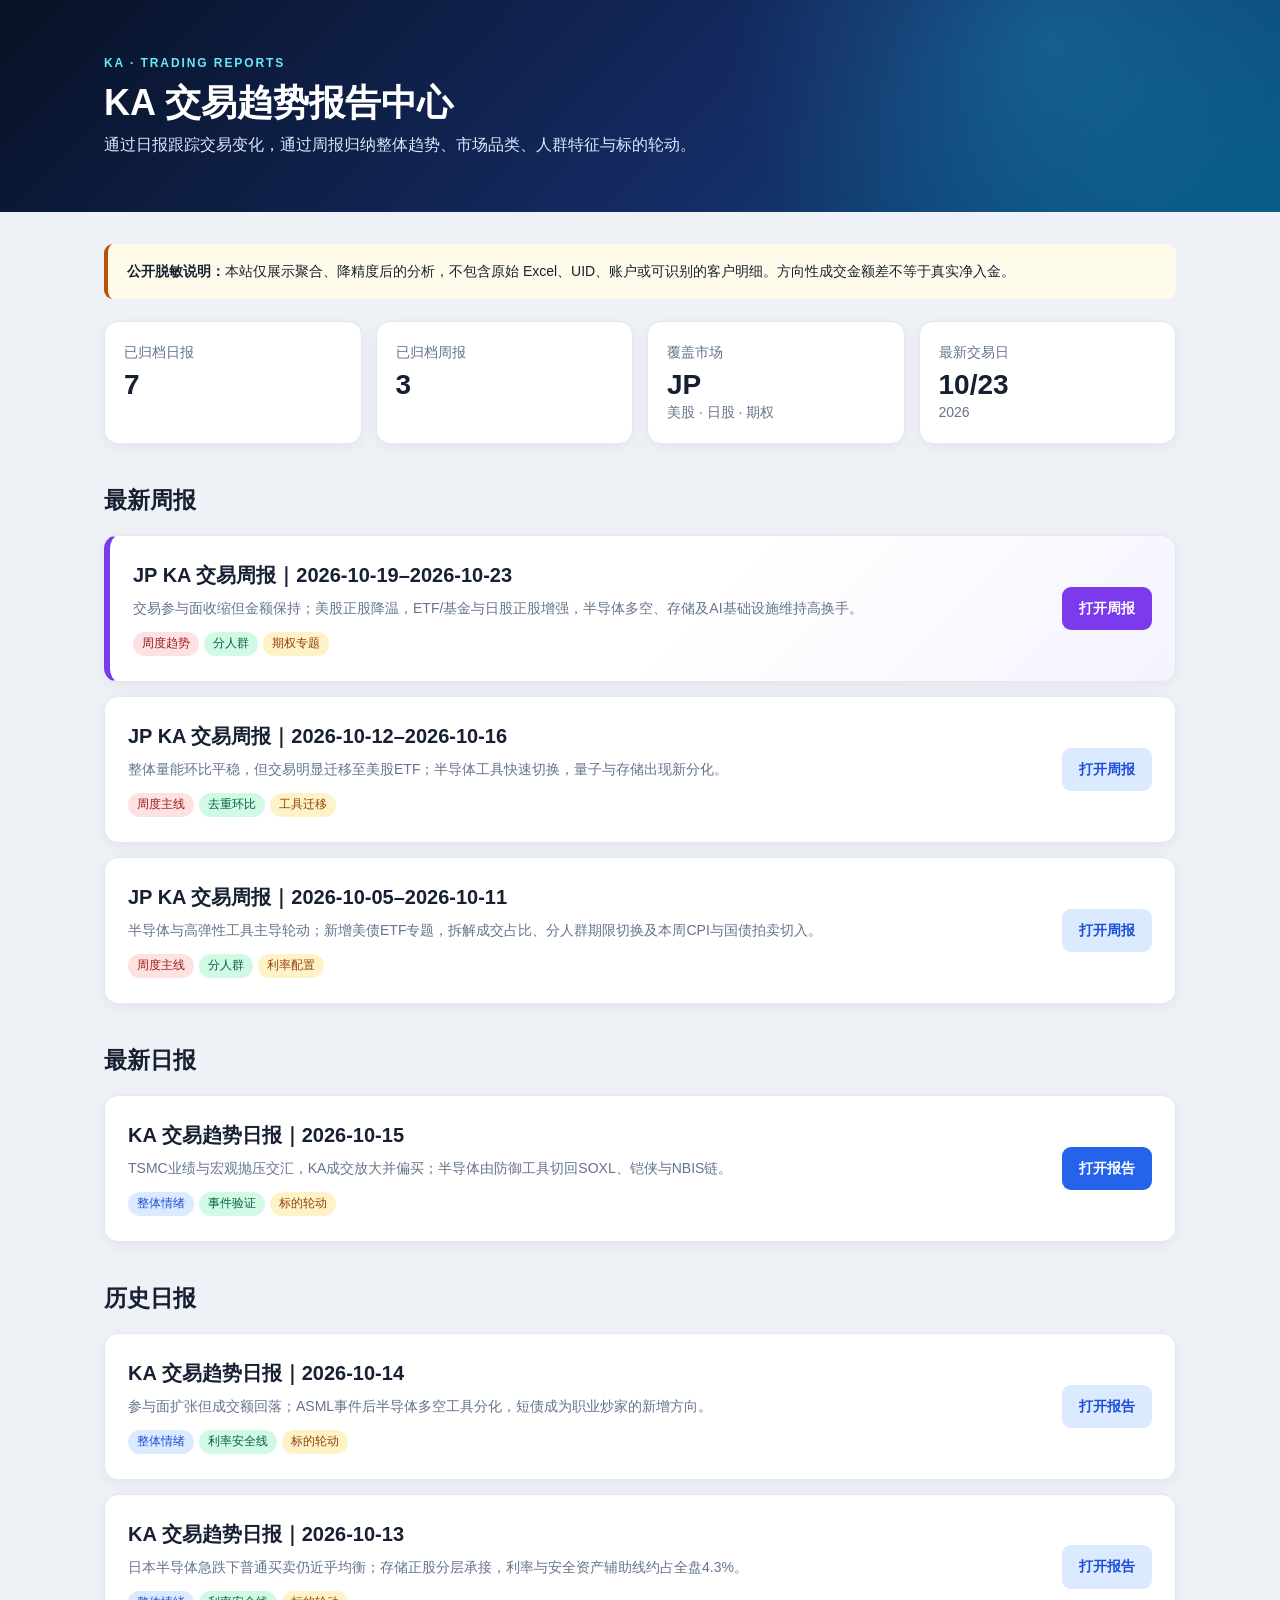
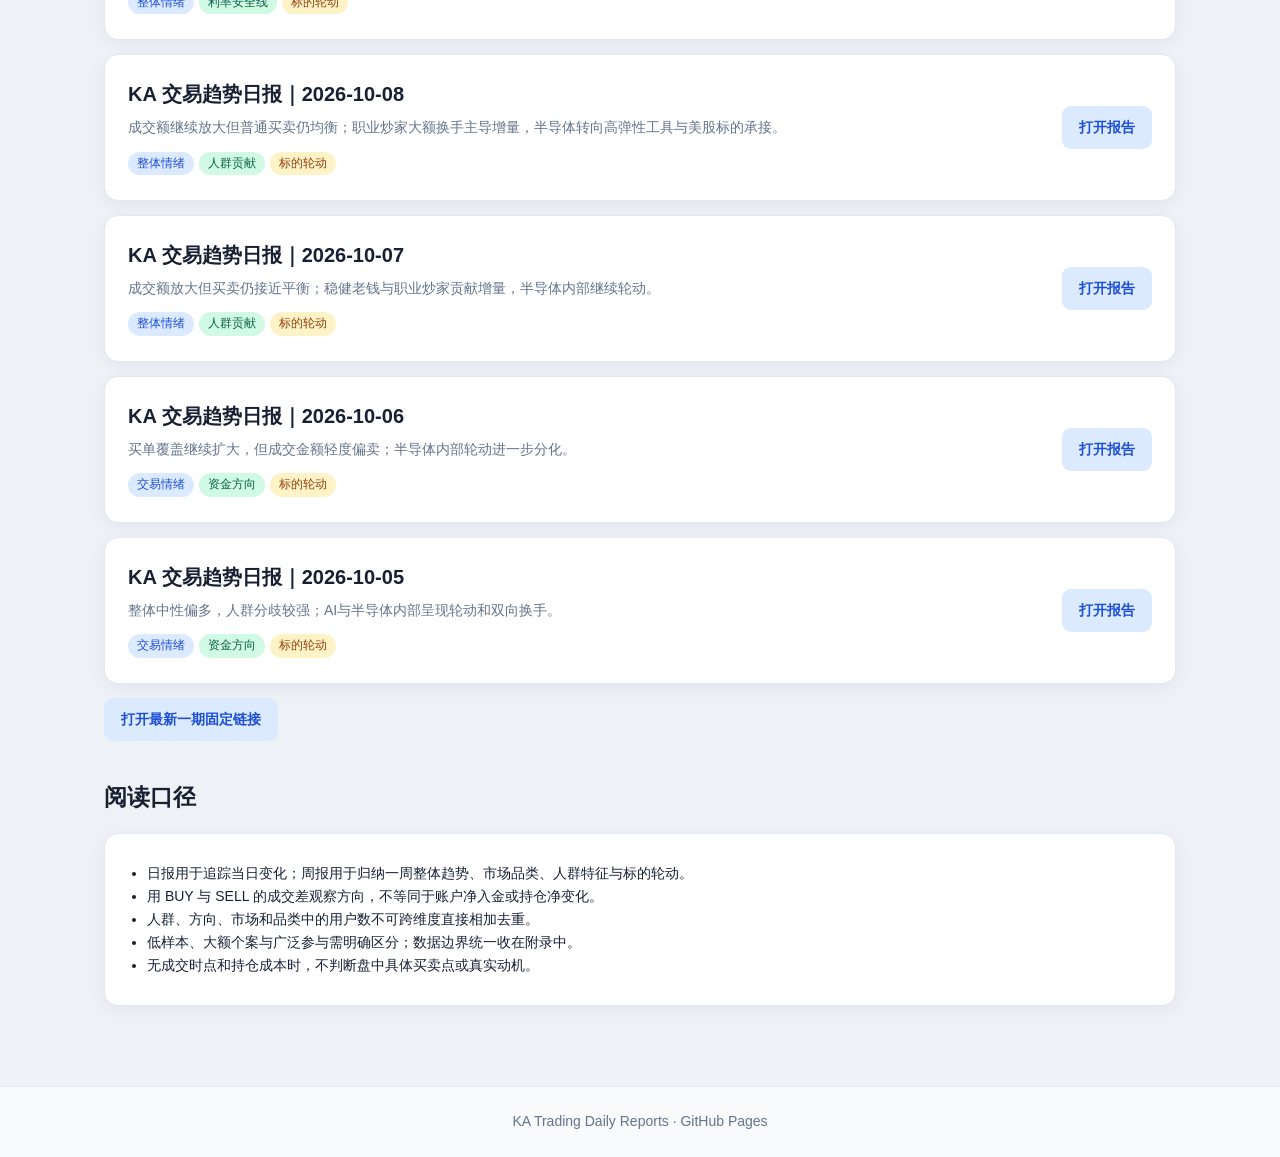
<file: index.html>
<!doctype html>
<html lang="zh-CN">
<head>
  <meta charset="utf-8">
  <meta name="viewport" content="width=device-width,initial-scale=1">
  <meta name="robots" content="noindex,nofollow">
  <title>KA 交易趋势报告中心</title>
  <link rel="stylesheet" href="assets/site.css">
</head>
<body>
<header class="hero"><div class="shell"><div class="eyebrow">KA · TRADING REPORTS</div><h1>KA 交易趋势报告中心</h1><p>通过日报跟踪交易变化，通过周报归纳整体趋势、市场品类、人群特征与标的轮动。</p></div></header>
<main class="shell wrap">
  <div class="notice"><strong>公开脱敏说明：</strong>本站仅展示聚合、降精度后的分析，不包含原始 Excel、UID、账户或可识别的客户明细。方向性成交金额差不等于真实净入金。</div>
  <div class="summary">
    <div class="card"><div class="label">已归档日报</div><div class="value">7</div></div>
    <div class="card"><div class="label">已归档周报</div><div class="value">3</div></div>
    <div class="card"><div class="label">覆盖市场</div><div class="value">JP</div><div class="label">美股 · 日股 · 期权</div></div>
    <div class="card"><div class="label">最新交易日</div><div class="value">10/23</div><div class="label">2026</div></div>
  </div>
  <h2 class="section-title">最新周报</h2>
  <article class="report-card weekly-feature">
    <div><h2>JP KA 交易周报｜2026-10-19–2026-10-23</h2><p>交易参与面收缩但金额保持；美股正股降温，ETF/基金与日股正股增强，半导体多空、存储及AI基础设施维持高换手。</p><div class="tags"><span class="tag red">周度趋势</span><span class="tag green">分人群</span><span class="tag amber">期权专题</span></div></div>
    <a class="button" href="reports/weekly/2026/2026-10-19_2026-10-23/?v=20261026-1">打开周报</a>
  </article>
  <article class="report-card">
    <div><h2>JP KA 交易周报｜2026-10-12–2026-10-16</h2><p>整体量能环比平稳，但交易明显迁移至美股ETF；半导体工具快速切换，量子与存储出现新分化。</p><div class="tags"><span class="tag red">周度主线</span><span class="tag green">去重环比</span><span class="tag amber">工具迁移</span></div></div>
    <a class="button secondary" href="reports/weekly/2026/2026-10-12_2026-10-16/?v=20261019-1">打开周报</a>
  </article>
  <article class="report-card">
    <div><h2>JP KA 交易周报｜2026-10-05–2026-10-11</h2><p>半导体与高弹性工具主导轮动；新增美债ETF专题，拆解成交占比、分人群期限切换及本周CPI与国债拍卖切入。</p><div class="tags"><span class="tag red">周度主线</span><span class="tag green">分人群</span><span class="tag amber">利率配置</span></div></div>
    <a class="button secondary" href="reports/weekly/2026/2026-10-05_2026-10-11/?v=20261013-1">打开周报</a>
  </article>
  <h2 class="section-title">最新日报</h2>
  <article class="report-card">
    <div><h2>KA 交易趋势日报｜2026-10-15</h2><p>TSMC业绩与宏观抛压交汇，KA成交放大并偏买；半导体由防御工具切回SOXL、铠侠与NBIS链。</p><div class="tags"><span class="tag">整体情绪</span><span class="tag green">事件验证</span><span class="tag amber">标的轮动</span></div></div>
    <a class="button" href="reports/2026/2026-10-15/?v=20261016-1">打开报告</a>
  </article>
  <h2 class="section-title">历史日报</h2>
  <article class="report-card">
    <div><h2>KA 交易趋势日报｜2026-10-14</h2><p>参与面扩张但成交额回落；ASML事件后半导体多空工具分化，短债成为职业炒家的新增方向。</p><div class="tags"><span class="tag">整体情绪</span><span class="tag green">利率安全线</span><span class="tag amber">标的轮动</span></div></div>
    <a class="button secondary" href="reports/2026/2026-10-14/?v=20261016-1">打开报告</a>
  </article>
  <article class="report-card">
    <div><h2>KA 交易趋势日报｜2026-10-13</h2><p>日本半导体急跌下普通买卖仍近乎均衡；存储正股分层承接，利率与安全资产辅助线约占全盘4.3%。</p><div class="tags"><span class="tag">整体情绪</span><span class="tag green">利率安全线</span><span class="tag amber">标的轮动</span></div></div>
    <a class="button secondary" href="reports/2026/2026-10-13/?v=20261014-1">打开报告</a>
  </article>
  <article class="report-card">
    <div><h2>KA 交易趋势日报｜2026-10-08</h2><p>成交额继续放大但普通买卖仍均衡；职业炒家大额换手主导增量，半导体转向高弹性工具与美股标的承接。</p><div class="tags"><span class="tag">整体情绪</span><span class="tag green">人群贡献</span><span class="tag amber">标的轮动</span></div></div>
    <a class="button secondary" href="reports/2026/2026-10-08/?v=20261009-1">打开报告</a>
  </article>
  <article class="report-card">
    <div><h2>KA 交易趋势日报｜2026-10-07</h2><p>成交额放大但买卖仍接近平衡；稳健老钱与职业炒家贡献增量，半导体内部继续轮动。</p><div class="tags"><span class="tag">整体情绪</span><span class="tag green">人群贡献</span><span class="tag amber">标的轮动</span></div></div>
    <a class="button secondary" href="reports/2026/2026-10-07/?v=20261008-1">打开报告</a>
  </article>
  <article class="report-card">
    <div><h2>KA 交易趋势日报｜2026-10-06</h2><p>买单覆盖继续扩大，但成交金额轻度偏卖；半导体内部轮动进一步分化。</p><div class="tags"><span class="tag">交易情绪</span><span class="tag green">资金方向</span><span class="tag amber">标的轮动</span></div></div>
    <a class="button secondary" href="reports/2026/2026-10-06/?v=20261007-1">打开报告</a>
  </article>
  <article class="report-card">
    <div><h2>KA 交易趋势日报｜2026-10-05</h2><p>整体中性偏多，人群分歧较强；AI与半导体内部呈现轮动和双向换手。</p><div class="tags"><span class="tag">交易情绪</span><span class="tag green">资金方向</span><span class="tag amber">标的轮动</span></div></div>
    <a class="button secondary" href="reports/2026/2026-10-05/?v=20261006-5">打开报告</a>
  </article>
  <p><a class="button secondary" href="latest.html">打开最新一期固定链接</a></p>
  <h2 class="section-title">阅读口径</h2>
  <section class="panel"><ul><li>日报用于追踪当日变化；周报用于归纳一周整体趋势、市场品类、人群特征与标的轮动。</li><li>用 BUY 与 SELL 的成交差观察方向，不等同于账户净入金或持仓净变化。</li><li>人群、方向、市场和品类中的用户数不可跨维度直接相加去重。</li><li>低样本、大额个案与广泛参与需明确区分；数据边界统一收在附录中。</li><li>无成交时点和持仓成本时，不判断盘中具体买卖点或真实动机。</li></ul></section>
</main>
<footer>KA Trading Daily Reports · GitHub Pages</footer>
</body>
</html>
</file>
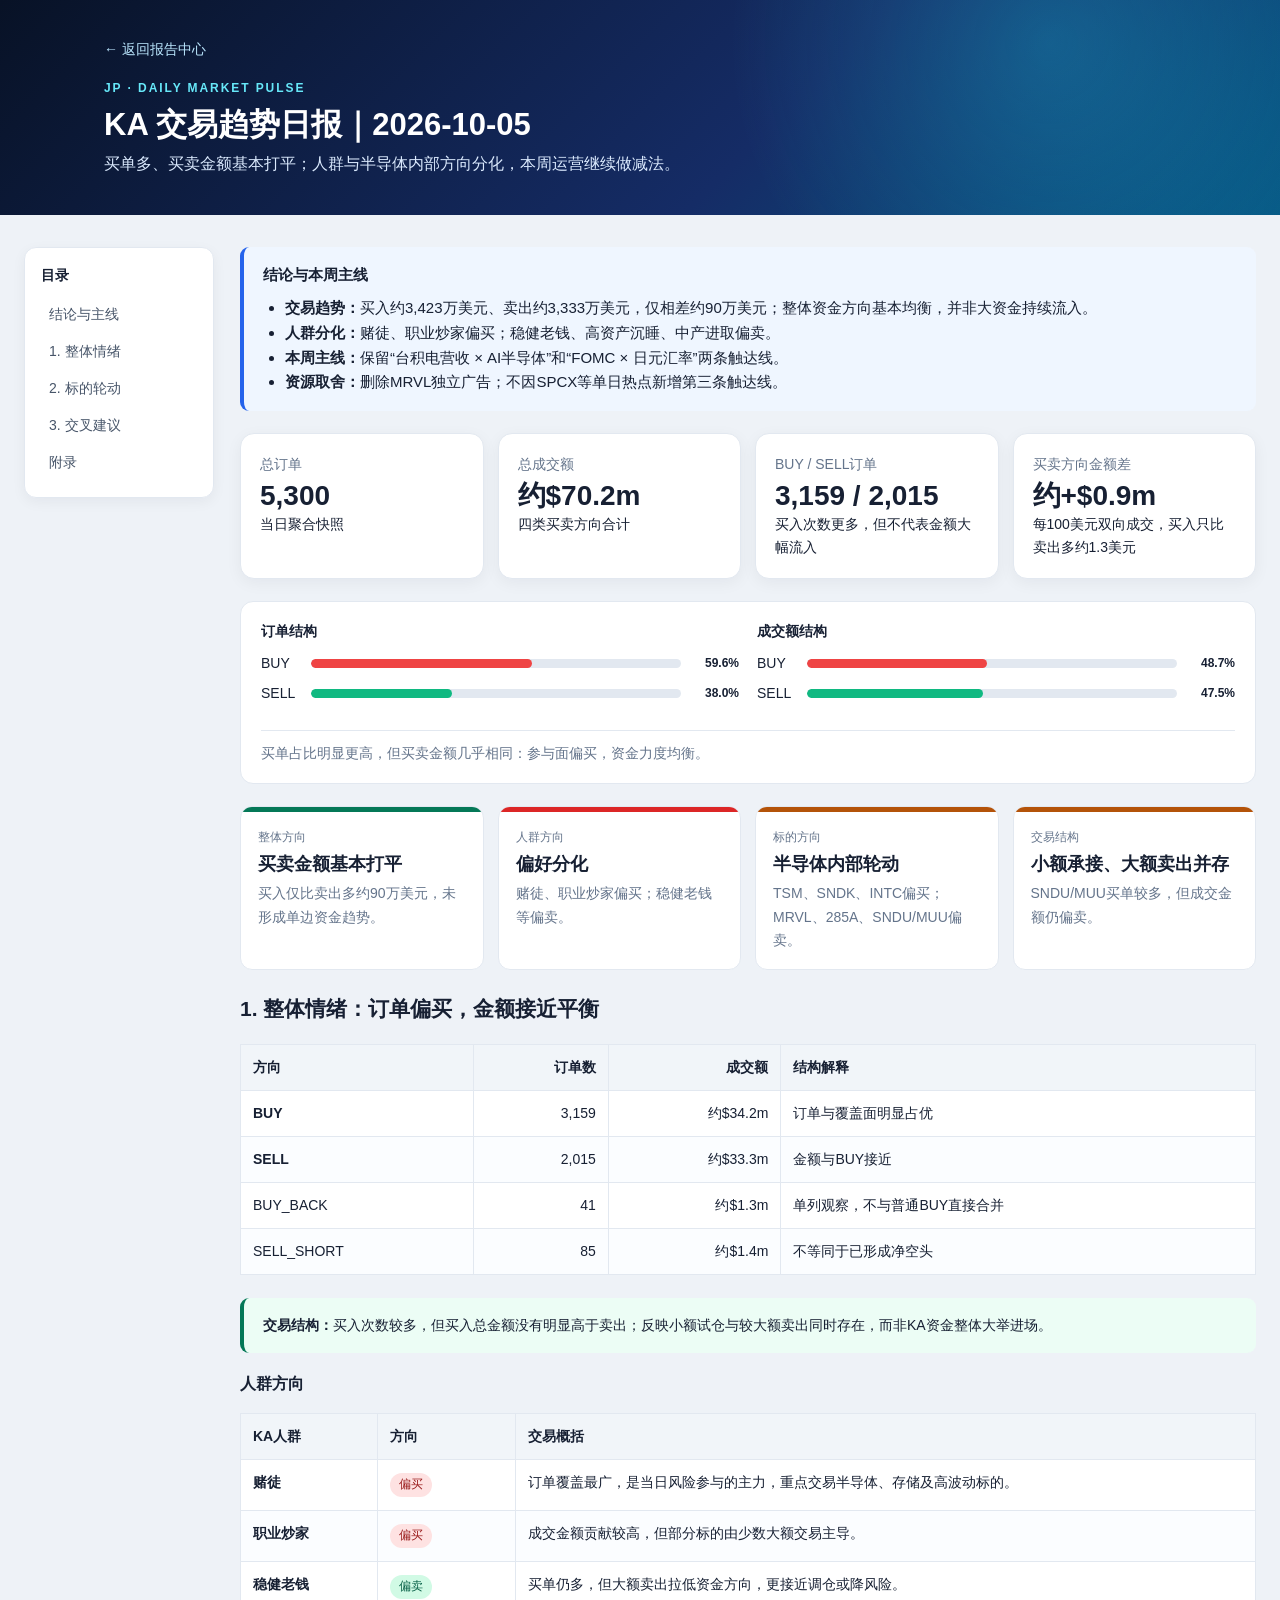
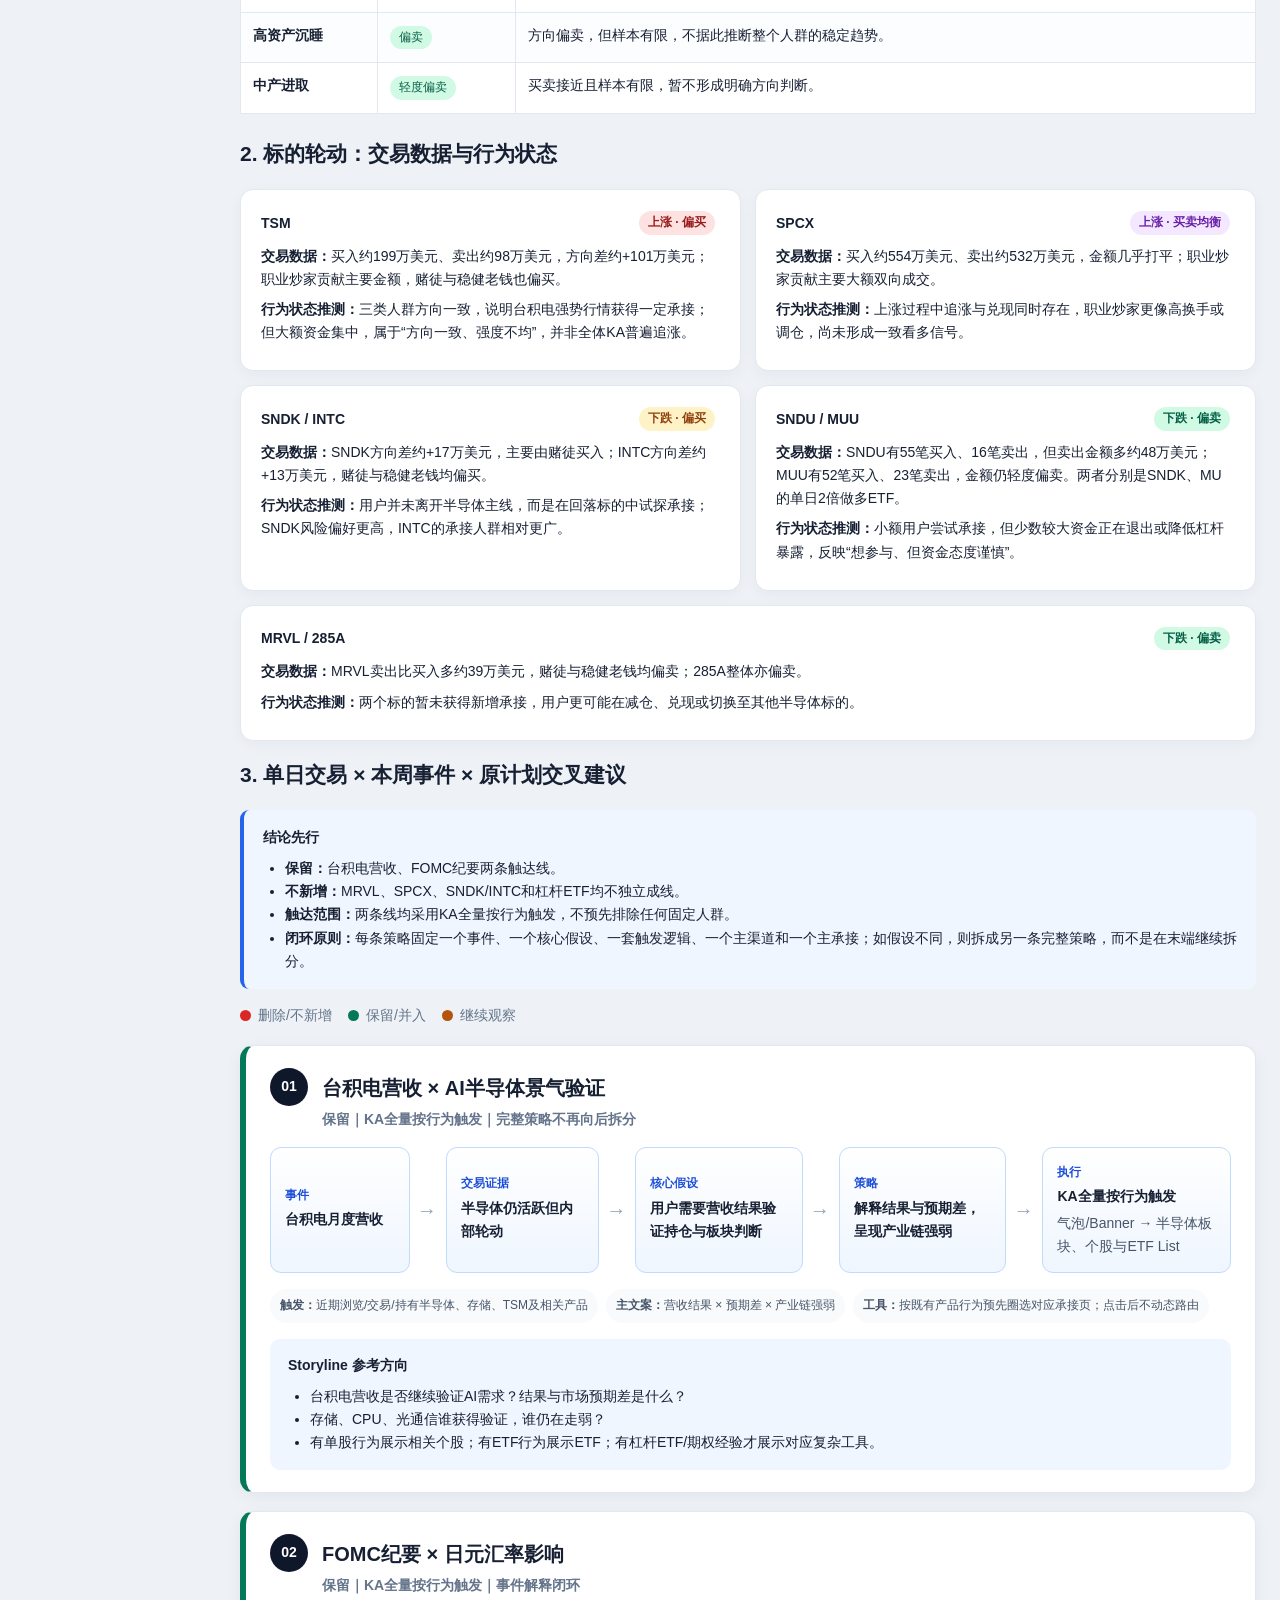
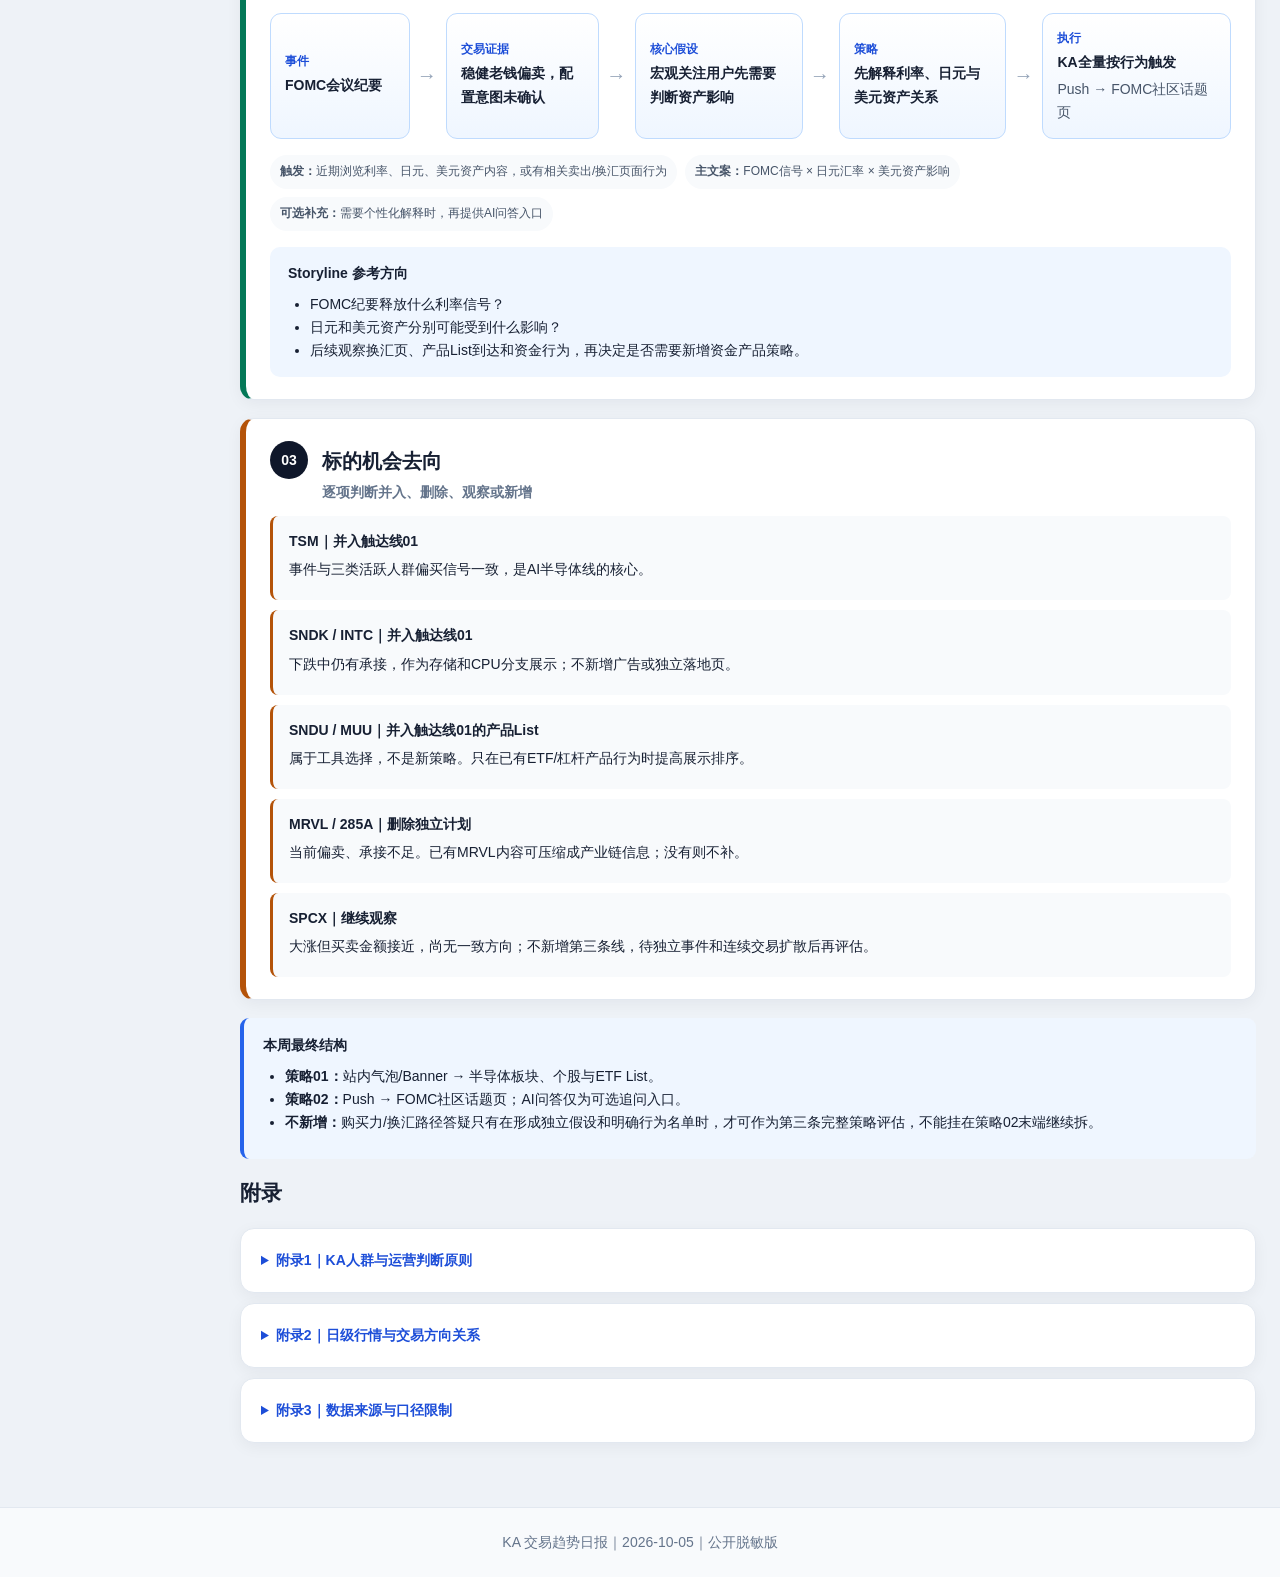
<file: reports/2026/2026-10-05/index.html>
<!doctype html>
<html lang="zh-CN">
<head>
  <meta charset="utf-8">
  <meta name="viewport" content="width=device-width,initial-scale=1">
  <meta name="robots" content="noindex,nofollow">
  <meta http-equiv="cache-control" content="no-cache, no-store, must-revalidate">
  <meta http-equiv="pragma" content="no-cache">
  <meta http-equiv="expires" content="0">
  <title>KA 交易趋势日报｜2026-10-05</title>
  <link rel="stylesheet" href="../../../assets/site.css">
</head>
<body class="report-page">
<header class="hero report-hero"><div class="shell"><a class="back" href="../../../">← 返回报告中心</a><div class="eyebrow">JP · DAILY MARKET PULSE</div><h1>KA 交易趋势日报｜2026-10-05</h1><p>买单多、买卖金额基本打平；人群与半导体内部方向分化，本周运营继续做减法。</p></div></header>
<main class="shell report-layout">
  <aside class="toc"><strong>目录</strong><a href="#overview">结论与主线</a><a href="#sentiment">1. 整体情绪</a><a href="#rotation">2. 标的轮动</a><a href="#strategy">3. 交叉建议</a><a href="#principles">附录</a></aside>
  <div class="report-content">
  <section class="callout executive" id="overview">
    <strong>结论与本周主线</strong>
    <ul>
      <li><strong>交易趋势：</strong>买入约3,423万美元、卖出约3,333万美元，仅相差约90万美元；整体资金方向基本均衡，并非大资金持续流入。</li>
      <li><strong>人群分化：</strong>赌徒、职业炒家偏买；稳健老钱、高资产沉睡、中产进取偏卖。</li>
      <li><strong>本周主线：</strong>保留“台积电营收 × AI半导体”和“FOMC × 日元汇率”两条触达线。</li>
      <li><strong>资源取舍：</strong>删除MRVL独立广告；不因SPCX等单日热点新增第三条触达线。</li>
    </ul>
  </section>

  <div class="cards">
    <div class="card"><div class="label">总订单</div><div class="value">5,300</div><div>当日聚合快照</div></div>
    <div class="card"><div class="label">总成交额</div><div class="value">约$70.2m</div><div>四类买卖方向合计</div></div>
    <div class="card"><div class="label">BUY / SELL订单</div><div class="value">3,159 / 2,015</div><div>买入次数更多，但不代表金额大幅流入</div></div>
    <div class="card"><div class="label">买卖方向金额差</div><div class="value">约+$0.9m</div><div>每100美元双向成交，买入只比卖出多约1.3美元</div></div>
  </div>

  <section class="mini-chart" aria-label="买卖订单与成交额对比">
    <div class="chart-group"><strong>订单结构</strong><div class="bar-row"><span>BUY</span><div class="track"><i class="buy-bar" style="width:59.6%"></i></div><b>59.6%</b></div><div class="bar-row"><span>SELL</span><div class="track"><i class="sell-bar" style="width:38%"></i></div><b>38.0%</b></div></div>
    <div class="chart-group"><strong>成交额结构</strong><div class="bar-row"><span>BUY</span><div class="track"><i class="buy-bar" style="width:48.7%"></i></div><b>48.7%</b></div><div class="bar-row"><span>SELL</span><div class="track"><i class="sell-bar" style="width:47.5%"></i></div><b>47.5%</b></div></div>
    <div class="chart-note">买单占比明显更高，但买卖金额几乎相同：参与面偏买，资金力度均衡。</div>
  </section>

  <div class="signals">
    <div class="signal-card stable"><i></i><small>整体方向</small><strong>买卖金额基本打平</strong><span>买入仅比卖出多约90万美元，未形成单边资金趋势。</span></div>
    <div class="signal-card alert"><i></i><small>人群方向</small><strong>偏好分化</strong><span>赌徒、职业炒家偏买；稳健老钱等偏卖。</span></div>
    <div class="signal-card watch"><i></i><small>标的方向</small><strong>半导体内部轮动</strong><span>TSM、SNDK、INTC偏买；MRVL、285A、SNDU/MUU偏卖。</span></div>
    <div class="signal-card watch"><i></i><small>交易结构</small><strong>小额承接、大额卖出并存</strong><span>SNDU/MUU买单较多，但成交金额仍偏卖。</span></div>
  </div>

  <h2 id="sentiment">1. 整体情绪：订单偏买，金额接近平衡</h2>
  <table><thead><tr><th>方向</th><th class="num">订单数</th><th class="num">成交额</th><th>结构解释</th></tr></thead><tbody>
    <tr><td><strong>BUY</strong></td><td class="num">3,159</td><td class="num">约$34.2m</td><td>订单与覆盖面明显占优</td></tr>
    <tr><td><strong>SELL</strong></td><td class="num">2,015</td><td class="num">约$33.3m</td><td>金额与BUY接近</td></tr>
    <tr><td>BUY_BACK</td><td class="num">41</td><td class="num">约$1.3m</td><td>单列观察，不与普通BUY直接合并</td></tr>
    <tr><td>SELL_SHORT</td><td class="num">85</td><td class="num">约$1.4m</td><td>不等同于已形成净空头</td></tr>
  </tbody></table>
  <section class="callout green"><strong>交易结构：</strong>买入次数较多，但买入总金额没有明显高于卖出；反映小额试仓与较大额卖出同时存在，而非KA资金整体大举进场。</section>

  <h3>人群方向</h3>
  <table><thead><tr><th>KA人群</th><th>方向</th><th>交易概括</th></tr></thead><tbody>
    <tr><td><strong>赌徒</strong></td><td><span class="tag red">偏买</span></td><td>订单覆盖最广，是当日风险参与的主力，重点交易半导体、存储及高波动标的。</td></tr>
    <tr><td><strong>职业炒家</strong></td><td><span class="tag red">偏买</span></td><td>成交金额贡献较高，但部分标的由少数大额交易主导。</td></tr>
    <tr><td><strong>稳健老钱</strong></td><td><span class="tag green">偏卖</span></td><td>买单仍多，但大额卖出拉低资金方向，更接近调仓或降风险。</td></tr>
    <tr><td><strong>高资产沉睡</strong></td><td><span class="tag green">偏卖</span></td><td>方向偏卖，但样本有限，不据此推断整个人群的稳定趋势。</td></tr>
    <tr><td><strong>中产进取</strong></td><td><span class="tag green">轻度偏卖</span></td><td>买卖接近且样本有限，暂不形成明确方向判断。</td></tr>
  </tbody></table>

  <h2 id="rotation">2. 标的轮动：交易数据与行为状态</h2>
  <div class="asset-grid">
    <article class="asset-card"><div class="asset-head"><strong>TSM</strong><span class="tag move-up-buy">上涨 · 偏买</span></div><p><b>交易数据：</b>买入约199万美元、卖出约98万美元，方向差约+101万美元；职业炒家贡献主要金额，赌徒与稳健老钱也偏买。</p><p><b>行为状态推测：</b>三类人群方向一致，说明台积电强势行情获得一定承接；但大额资金集中，属于“方向一致、强度不均”，并非全体KA普遍追涨。</p></article>
    <article class="asset-card"><div class="asset-head"><strong>SPCX</strong><span class="tag move-up-mixed">上涨 · 买卖均衡</span></div><p><b>交易数据：</b>买入约554万美元、卖出约532万美元，金额几乎打平；职业炒家贡献主要大额双向成交。</p><p><b>行为状态推测：</b>上涨过程中追涨与兑现同时存在，职业炒家更像高换手或调仓，尚未形成一致看多信号。</p></article>
    <article class="asset-card"><div class="asset-head"><strong>SNDK / INTC</strong><span class="tag move-down-buy">下跌 · 偏买</span></div><p><b>交易数据：</b>SNDK方向差约+17万美元，主要由赌徒买入；INTC方向差约+13万美元，赌徒与稳健老钱均偏买。</p><p><b>行为状态推测：</b>用户并未离开半导体主线，而是在回落标的中试探承接；SNDK风险偏好更高，INTC的承接人群相对更广。</p></article>
    <article class="asset-card"><div class="asset-head"><strong>SNDU / MUU</strong><span class="tag move-down-sell">下跌 · 偏卖</span></div><p><b>交易数据：</b>SNDU有55笔买入、16笔卖出，但卖出金额多约48万美元；MUU有52笔买入、23笔卖出，金额仍轻度偏卖。两者分别是SNDK、MU的单日2倍做多ETF。</p><p><b>行为状态推测：</b>小额用户尝试承接，但少数较大资金正在退出或降低杠杆暴露，反映“想参与、但资金态度谨慎”。</p></article>
    <article class="asset-card"><div class="asset-head"><strong>MRVL / 285A</strong><span class="tag move-down-sell">下跌 · 偏卖</span></div><p><b>交易数据：</b>MRVL卖出比买入多约39万美元，赌徒与稳健老钱均偏卖；285A整体亦偏卖。</p><p><b>行为状态推测：</b>两个标的暂未获得新增承接，用户更可能在减仓、兑现或切换至其他半导体标的。</p></article>
  </div>

  <h2 id="strategy">3. 单日交易 × 本周事件 × 原计划交叉建议</h2>
  <section class="callout action-summary"><strong>结论先行</strong><ul><li><strong>保留：</strong>台积电营收、FOMC纪要两条触达线。</li><li><strong>不新增：</strong>MRVL、SPCX、SNDK/INTC和杠杆ETF均不独立成线。</li><li><strong>触达范围：</strong>两条线均采用KA全量按行为触发，不预先排除任何固定人群。</li><li><strong>闭环原则：</strong>每条策略固定一个事件、一个核心假设、一套触发逻辑、一个主渠道和一个主承接；如假设不同，则拆成另一条完整策略，而不是在末端继续拆分。</li></ul></section>

  <div class="decision-legend"><span><i class="delete-dot"></i>删除/不新增</span><span><i class="keep-dot"></i>保留/并入</span><span><i class="hold-dot"></i>继续观察</span></div>

  <section class="decision-card keep">
    <div class="decision-head"><span class="decision-no">01</span><div><h3>台积电营收 × AI半导体景气验证</h3><p class="decision-label">保留｜KA全量按行为触发｜完整策略不再向后拆分</p></div></div>
    <div class="strategy-flow" aria-label="台积电策略闭环">
      <div><small>事件</small><strong>台积电月度营收</strong></div><b>→</b>
      <div><small>交易证据</small><strong>半导体仍活跃但内部轮动</strong></div><b>→</b>
      <div><small>核心假设</small><strong>用户需要营收结果验证持仓与板块判断</strong></div><b>→</b>
      <div><small>策略</small><strong>解释结果与预期差，呈现产业链强弱</strong></div><b>→</b>
      <div><small>执行</small><strong>KA全量按行为触发</strong><span>气泡/Banner → 半导体板块、个股与ETF List</span></div>
    </div>
    <div class="strategy-meta"><span><b>触发：</b>近期浏览/交易/持有半导体、存储、TSM及相关产品</span><span><b>主文案：</b>营收结果 × 预期差 × 产业链强弱</span><span><b>工具：</b>按既有产品行为预先圈选对应承接页；点击后不动态路由</span></div>
    <div class="storyline"><strong>Storyline 参考方向</strong><ul><li>台积电营收是否继续验证AI需求？结果与市场预期差是什么？</li><li>存储、CPU、光通信谁获得验证，谁仍在走弱？</li><li>有单股行为展示相关个股；有ETF行为展示ETF；有杠杆ETF/期权经验才展示对应复杂工具。</li></ul></div>
  </section>

  <section class="decision-card keep">
    <div class="decision-head"><span class="decision-no">02</span><div><h3>FOMC纪要 × 日元汇率影响</h3><p class="decision-label">保留｜KA全量按行为触发｜事件解释闭环</p></div></div>
    <div class="strategy-flow" aria-label="FOMC策略闭环">
      <div><small>事件</small><strong>FOMC会议纪要</strong></div><b>→</b>
      <div><small>交易证据</small><strong>稳健老钱偏卖，配置意图未确认</strong></div><b>→</b>
      <div><small>核心假设</small><strong>宏观关注用户先需要判断资产影响</strong></div><b>→</b>
      <div><small>策略</small><strong>先解释利率、日元与美元资产关系</strong></div><b>→</b>
      <div><small>执行</small><strong>KA全量按行为触发</strong><span>Push → FOMC社区话题页</span></div>
    </div>
    <div class="strategy-meta"><span><b>触发：</b>近期浏览利率、日元、美元资产内容，或有相关卖出/换汇页面行为</span><span><b>主文案：</b>FOMC信号 × 日元汇率 × 美元资产影响</span><span><b>可选补充：</b>需要个性化解释时，再提供AI问答入口</span></div>
    <div class="storyline"><strong>Storyline 参考方向</strong><ul><li>FOMC纪要释放什么利率信号？</li><li>日元和美元资产分别可能受到什么影响？</li><li>后续观察换汇页、产品List到达和资金行为，再决定是否需要新增资金产品策略。</li></ul></div>
  </section>

  <section class="decision-card hold">
    <div class="decision-head"><span class="decision-no">03</span><div><h3>标的机会去向</h3><p class="decision-label">逐项判断并入、删除、观察或新增</p></div></div>
    <div class="opportunity-map">
      <div><strong>TSM｜并入触达线01</strong><p>事件与三类活跃人群偏买信号一致，是AI半导体线的核心。</p></div>
      <div><strong>SNDK / INTC｜并入触达线01</strong><p>下跌中仍有承接，作为存储和CPU分支展示；不新增广告或独立落地页。</p></div>
      <div><strong>SNDU / MUU｜并入触达线01的产品List</strong><p>属于工具选择，不是新策略。只在已有ETF/杠杆产品行为时提高展示排序。</p></div>
      <div><strong>MRVL / 285A｜删除独立计划</strong><p>当前偏卖、承接不足。已有MRVL内容可压缩成产业链信息；没有则不补。</p></div>
      <div><strong>SPCX｜继续观察</strong><p>大涨但买卖金额接近，尚无一致方向；不新增第三条线，待独立事件和连续交易扩散后再评估。</p></div>
    </div>
  </section>

  <section class="callout"><strong>本周最终结构</strong><ul><li><strong>策略01：</strong>站内气泡/Banner → 半导体板块、个股与ETF List。</li><li><strong>策略02：</strong>Push → FOMC社区话题页；AI问答仅为可选追问入口。</li><li><strong>不新增：</strong>购买力/换汇路径答疑只有在形成独立假设和明确行为名单时，才可作为第三条完整策略评估，不能挂在策略02末端继续拆。</li></ul></section>

  <h2 id="principles">附录</h2>
  <div class="appendix-stack">
    <details class="panel appendix"><summary><strong>附录1｜KA人群与运营判断原则</strong></summary>
      <div class="principle-columns">
        <div><h3>人群与范围</h3><ul><li>固定五类：赌徒、稳健老钱、职业炒家、高资产沉睡、中产进取。</li><li>方向和需求相同时优先合并；无交易不等于反向。</li><li>每条策略明确选择KA全量、KA特定人群或KA全量按行为触发。</li></ul></div>
        <div><h3>策略与执行</h3><ul><li>完整闭环：事件→证据→假设→策略→范围→渠道→文案→承接。</li><li>渠道可选Push、气泡、Banner；承接可选活动页、话题页、AI问答、板块/个股/ETF页面或功能路径。</li><li>一周最多3条线，优先2条；新机会先并入、替换、删除或观察。</li></ul></div>
      </div>
    </details>

    <details class="panel appendix" id="appendix"><summary><strong>附录2｜日级行情与交易方向关系</strong></summary>
      <table><thead><tr><th>日级关系</th><th>行为状态推测</th><th>解释边界</th></tr></thead><tbody>
        <tr><td><span class="tag move-up-buy">上涨 · 偏买</span></td><td>可能顺势参与</td><td>不能判断是否买在高点。</td></tr>
        <tr><td><span class="tag move-up-mixed">上涨 · 偏卖</span></td><td>可能逢高兑现</td><td>无成本数据，不能确认获利。</td></tr>
        <tr><td><span class="tag move-down-buy">下跌 · 偏买</span></td><td>可能逆势承接</td><td>需观察后续是否延续和扩散。</td></tr>
        <tr><td><span class="tag move-down-sell">下跌 · 偏卖</span></td><td>可能减仓或风险控制</td><td>不能区分止盈、止损和调仓。</td></tr>
        <tr><td>买卖接近平衡</td><td>高换手/分歧</td><td>避免单边判断。</td></tr>
      </tbody></table>
    </details>

    <details class="panel appendix" id="methodology"><summary><strong>附录3｜数据来源与口径限制</strong></summary>
      <ul><li><strong>日期：</strong>报告按2026-10-05解释，但源表本身没有交易日期字段。</li><li><strong>方向：</strong>BUY金额－SELL金额只是方向性成交差，不等于净入金或持仓净变化。</li><li><strong>用户：</strong>表中用户数是聚合口径，不能跨标的直接相加作为去重人数。</li><li><strong>限制：</strong>缺少成交时间、持仓成本和账户现金变化，不判断具体买卖点或真实动机。</li><li><strong>安全：</strong>公开页只展示聚合、降精度结果，未上传原始文件。</li></ul>
    </details>
  </div>
  </div>
</main>
<footer>KA 交易趋势日报｜2026-10-05｜公开脱敏版</footer>
</body>
</html>
</file>
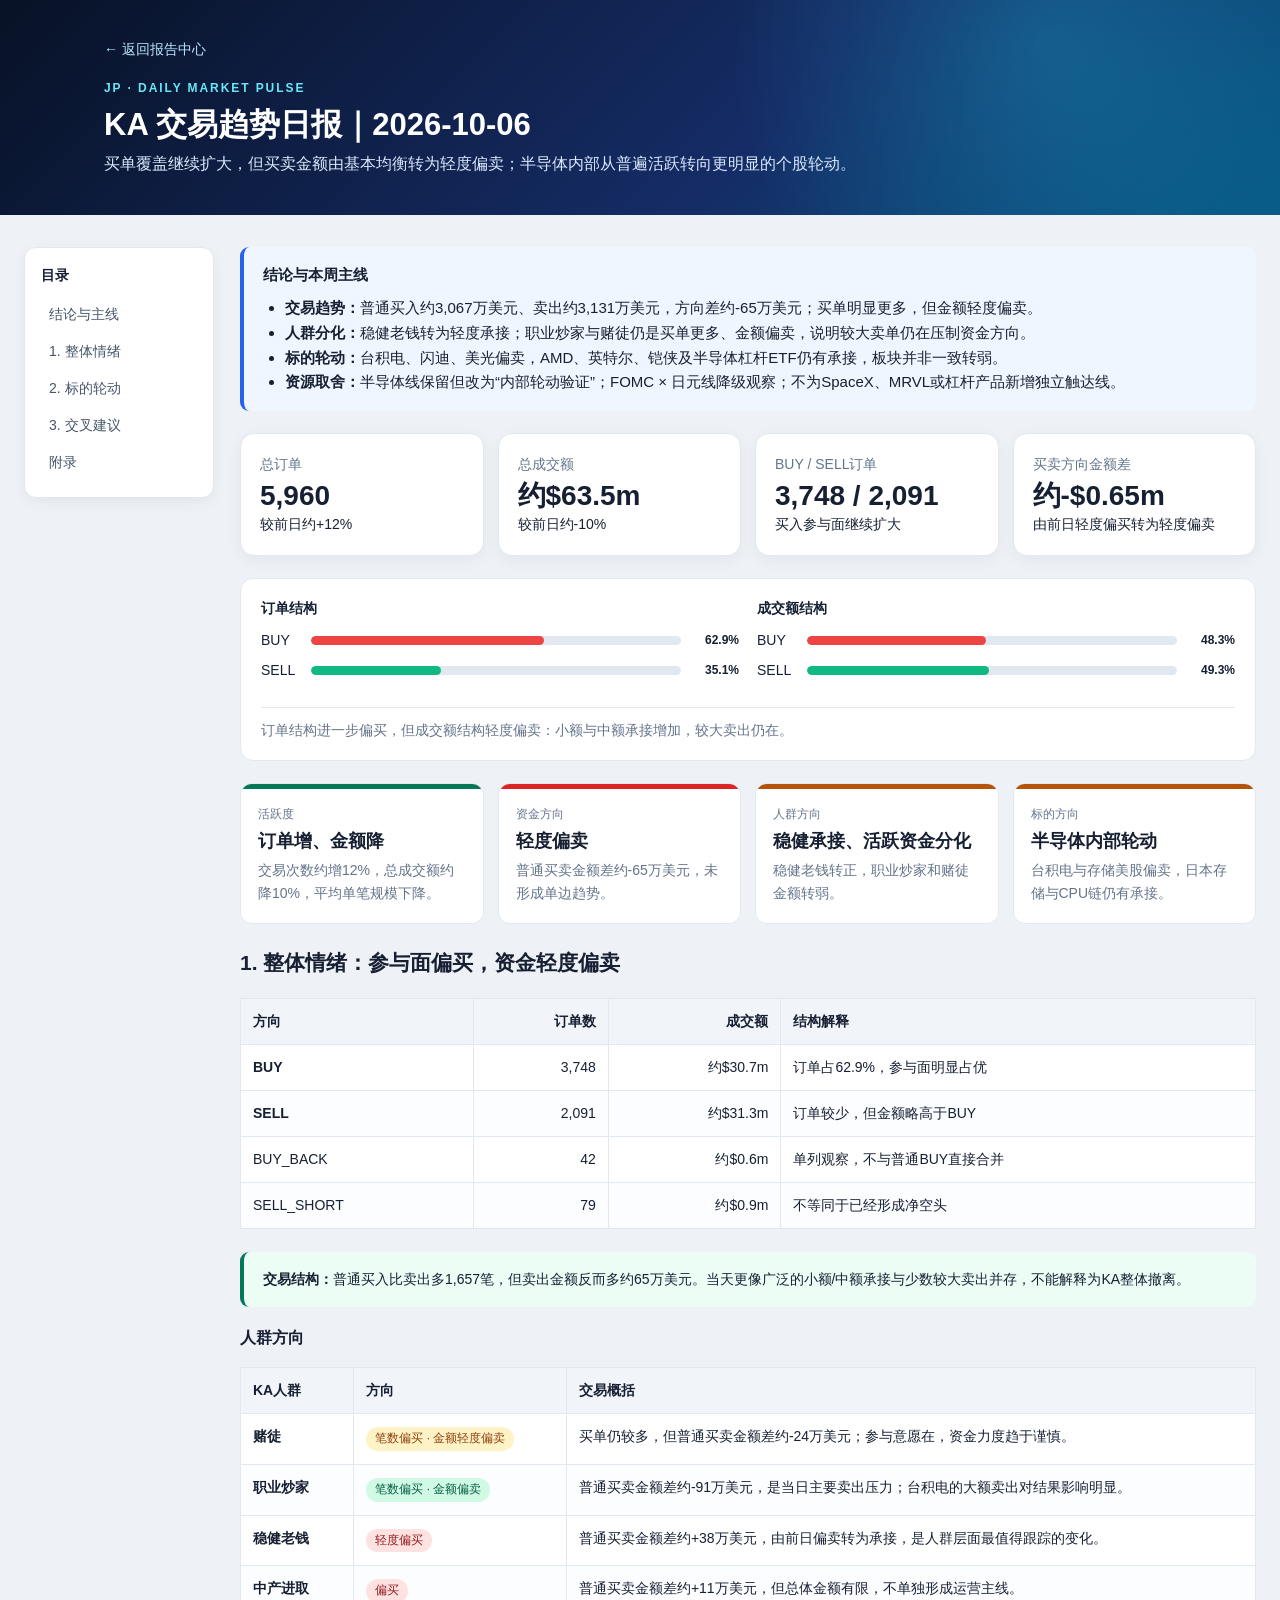
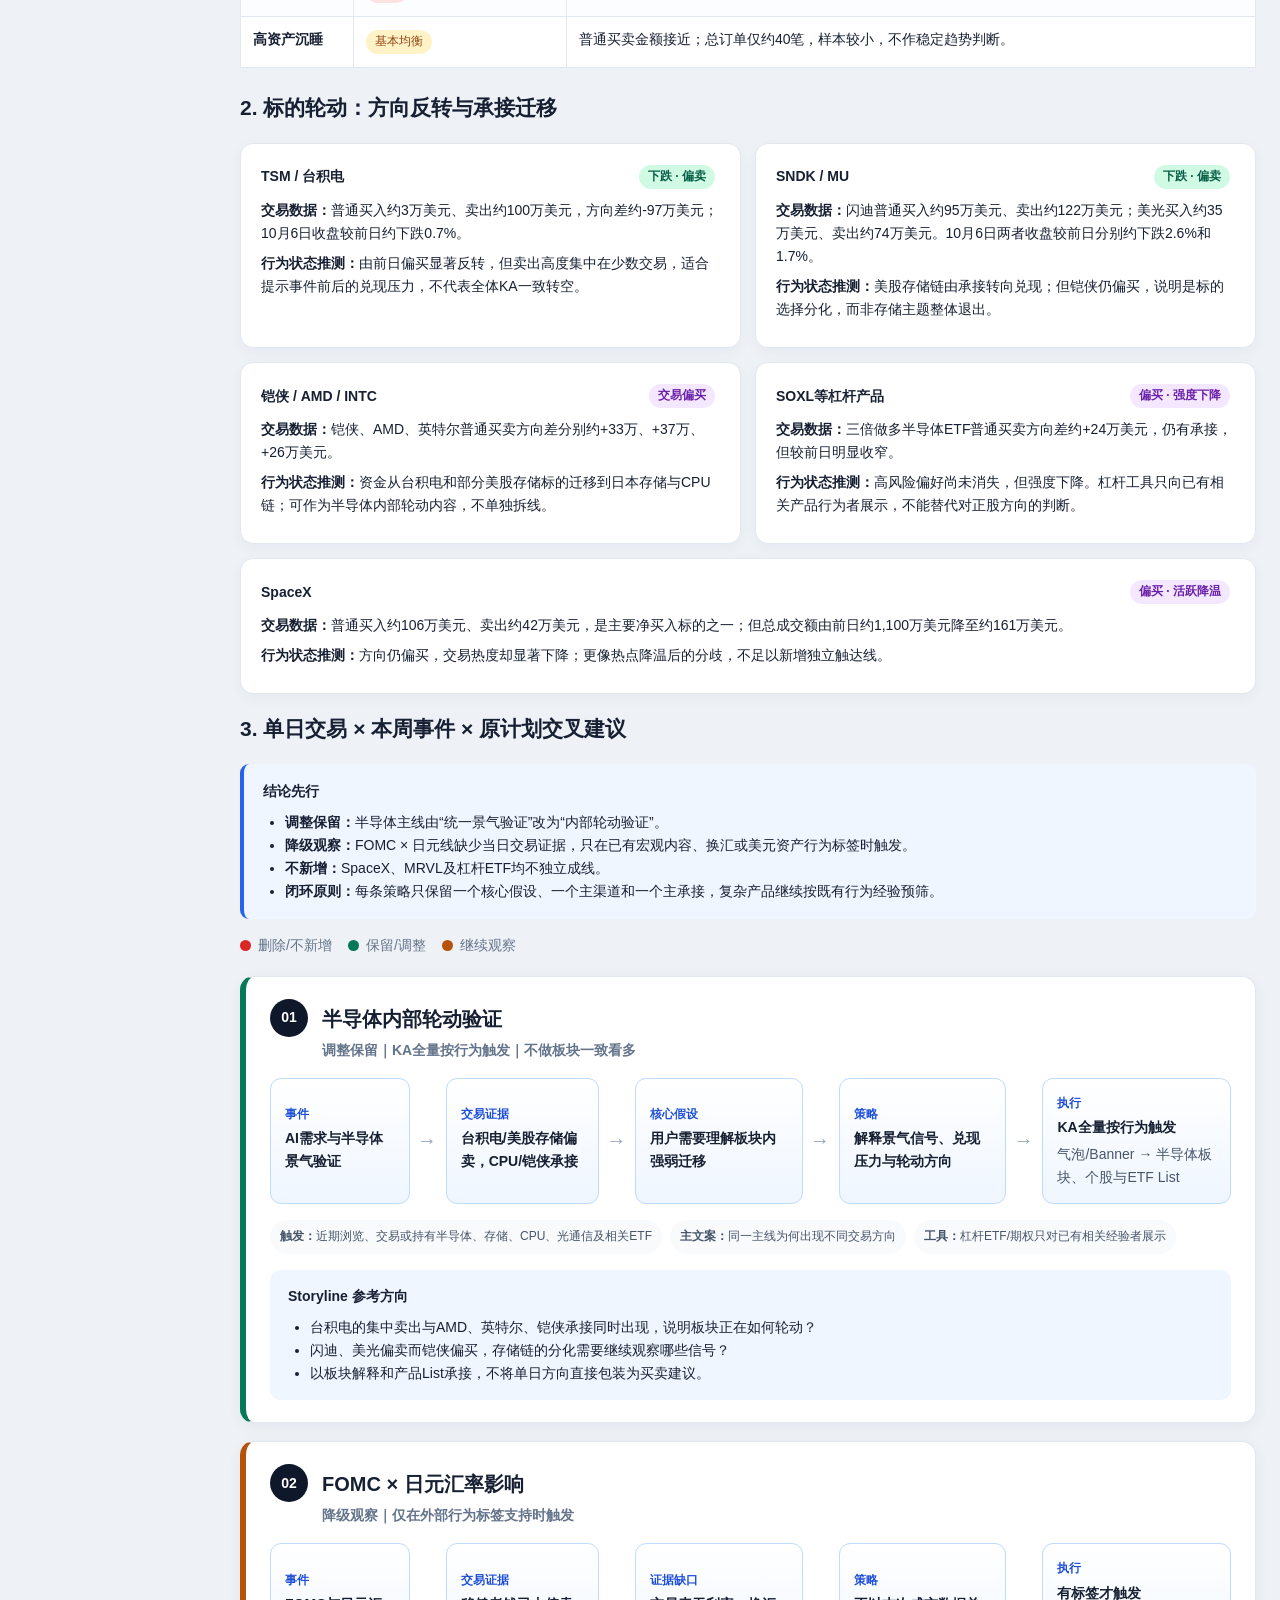
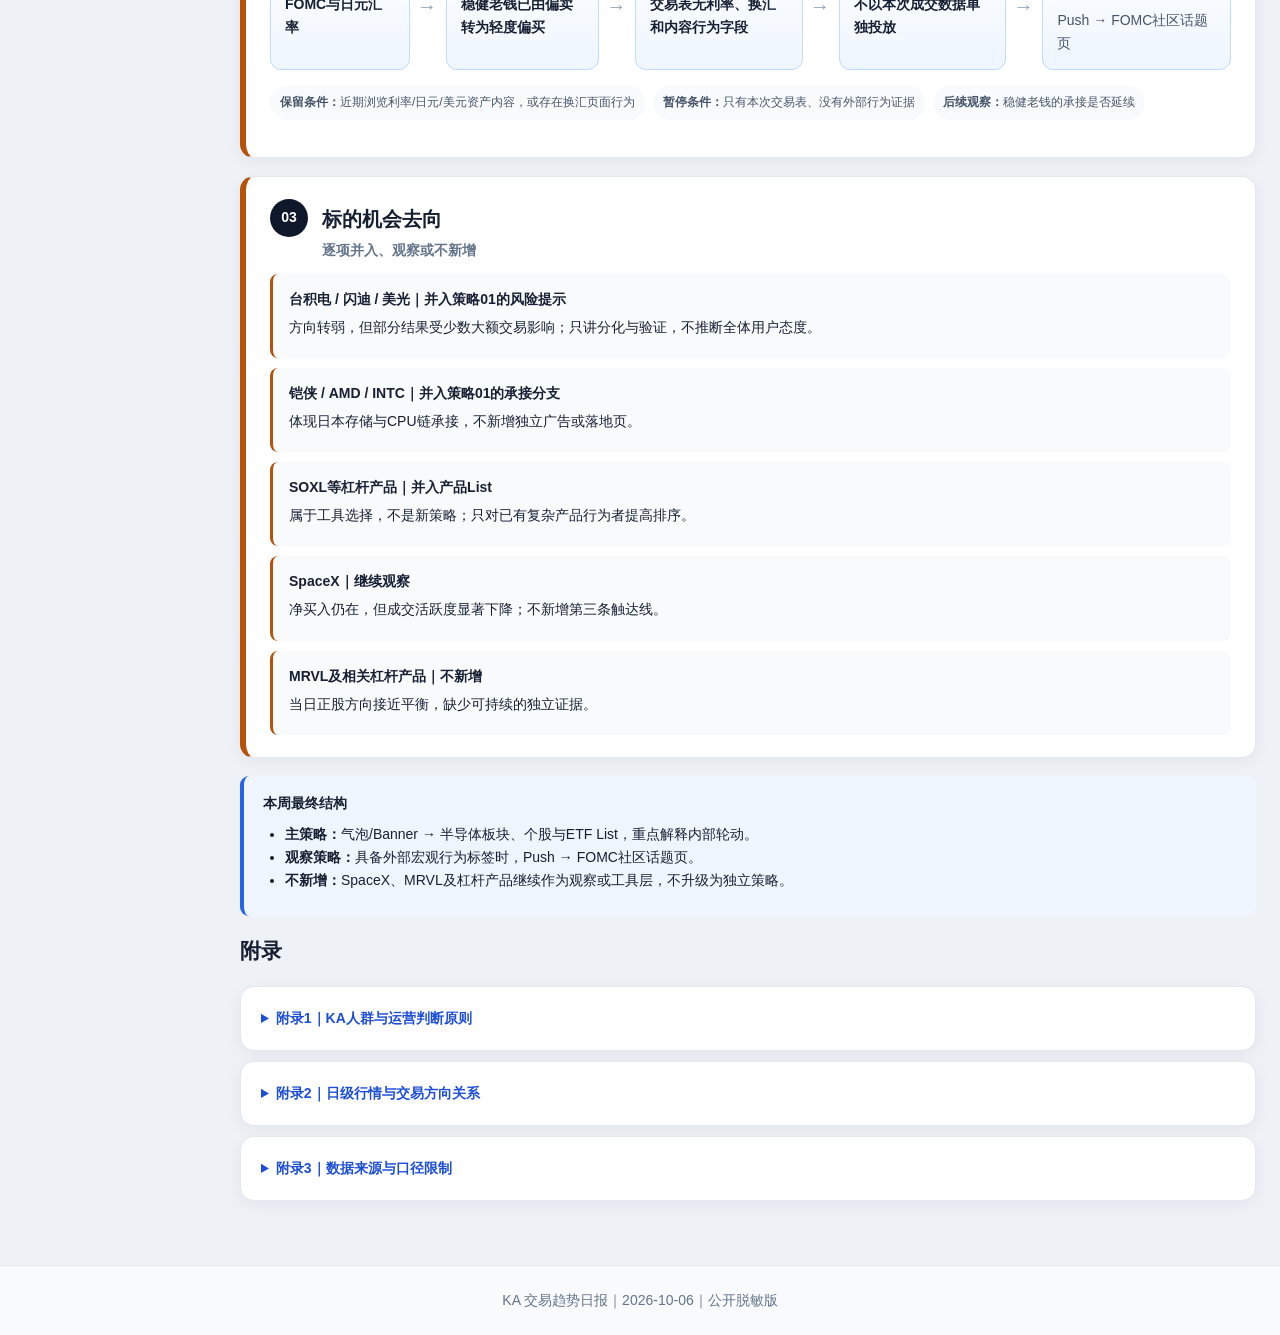
<file: reports/2026/2026-10-06/index.html>
<!doctype html>
<html lang="zh-CN">
<head>
  <meta charset="utf-8">
  <meta name="viewport" content="width=device-width,initial-scale=1">
  <meta name="robots" content="noindex,nofollow">
  <meta http-equiv="cache-control" content="no-cache, no-store, must-revalidate">
  <meta http-equiv="pragma" content="no-cache">
  <meta http-equiv="expires" content="0">
  <title>KA 交易趋势日报｜2026-10-06</title>
  <link rel="stylesheet" href="../../../assets/site.css">
</head>
<body class="report-page">
<header class="hero report-hero"><div class="shell"><a class="back" href="../../../">← 返回报告中心</a><div class="eyebrow">JP · DAILY MARKET PULSE</div><h1>KA 交易趋势日报｜2026-10-06</h1><p>买单覆盖继续扩大，但买卖金额由基本均衡转为轻度偏卖；半导体内部从普遍活跃转向更明显的个股轮动。</p></div></header>
<main class="shell report-layout">
  <aside class="toc"><strong>目录</strong><a href="#overview">结论与主线</a><a href="#sentiment">1. 整体情绪</a><a href="#rotation">2. 标的轮动</a><a href="#strategy">3. 交叉建议</a><a href="#principles">附录</a></aside>
  <div class="report-content">
  <section class="callout executive" id="overview">
    <strong>结论与本周主线</strong>
    <ul>
      <li><strong>交易趋势：</strong>普通买入约3,067万美元、卖出约3,131万美元，方向差约-65万美元；买单明显更多，但金额轻度偏卖。</li>
      <li><strong>人群分化：</strong>稳健老钱转为轻度承接；职业炒家与赌徒仍是买单更多、金额偏卖，说明较大卖单仍在压制资金方向。</li>
      <li><strong>标的轮动：</strong>台积电、闪迪、美光偏卖，AMD、英特尔、铠侠及半导体杠杆ETF仍有承接，板块并非一致转弱。</li>
      <li><strong>资源取舍：</strong>半导体线保留但改为“内部轮动验证”；FOMC × 日元线降级观察；不为SpaceX、MRVL或杠杆产品新增独立触达线。</li>
    </ul>
  </section>

  <div class="cards">
    <div class="card"><div class="label">总订单</div><div class="value">5,960</div><div>较前日约+12%</div></div>
    <div class="card"><div class="label">总成交额</div><div class="value">约$63.5m</div><div>较前日约-10%</div></div>
    <div class="card"><div class="label">BUY / SELL订单</div><div class="value">3,748 / 2,091</div><div>买入参与面继续扩大</div></div>
    <div class="card"><div class="label">买卖方向金额差</div><div class="value">约-$0.65m</div><div>由前日轻度偏买转为轻度偏卖</div></div>
  </div>

  <section class="mini-chart" aria-label="买卖订单与成交额对比">
    <div class="chart-group"><strong>订单结构</strong><div class="bar-row"><span>BUY</span><div class="track"><i class="buy-bar" style="width:62.9%"></i></div><b>62.9%</b></div><div class="bar-row"><span>SELL</span><div class="track"><i class="sell-bar" style="width:35.1%"></i></div><b>35.1%</b></div></div>
    <div class="chart-group"><strong>成交额结构</strong><div class="bar-row"><span>BUY</span><div class="track"><i class="buy-bar" style="width:48.3%"></i></div><b>48.3%</b></div><div class="bar-row"><span>SELL</span><div class="track"><i class="sell-bar" style="width:49.3%"></i></div><b>49.3%</b></div></div>
    <div class="chart-note">订单结构进一步偏买，但成交额结构轻度偏卖：小额与中额承接增加，较大卖出仍在。</div>
  </section>

  <div class="signals">
    <div class="signal-card stable"><i></i><small>活跃度</small><strong>订单增、金额降</strong><span>交易次数约增12%，总成交额约降10%，平均单笔规模下降。</span></div>
    <div class="signal-card alert"><i></i><small>资金方向</small><strong>轻度偏卖</strong><span>普通买卖金额差约-65万美元，未形成单边趋势。</span></div>
    <div class="signal-card watch"><i></i><small>人群方向</small><strong>稳健承接、活跃资金分化</strong><span>稳健老钱转正，职业炒家和赌徒金额转弱。</span></div>
    <div class="signal-card watch"><i></i><small>标的方向</small><strong>半导体内部轮动</strong><span>台积电与存储美股偏卖，日本存储与CPU链仍有承接。</span></div>
  </div>

  <h2 id="sentiment">1. 整体情绪：参与面偏买，资金轻度偏卖</h2>
  <table><thead><tr><th>方向</th><th class="num">订单数</th><th class="num">成交额</th><th>结构解释</th></tr></thead><tbody>
    <tr><td><strong>BUY</strong></td><td class="num">3,748</td><td class="num">约$30.7m</td><td>订单占62.9%，参与面明显占优</td></tr>
    <tr><td><strong>SELL</strong></td><td class="num">2,091</td><td class="num">约$31.3m</td><td>订单较少，但金额略高于BUY</td></tr>
    <tr><td>BUY_BACK</td><td class="num">42</td><td class="num">约$0.6m</td><td>单列观察，不与普通BUY直接合并</td></tr>
    <tr><td>SELL_SHORT</td><td class="num">79</td><td class="num">约$0.9m</td><td>不等同于已经形成净空头</td></tr>
  </tbody></table>
  <section class="callout green"><strong>交易结构：</strong>普通买入比卖出多1,657笔，但卖出金额反而多约65万美元。当天更像广泛的小额/中额承接与少数较大卖出并存，不能解释为KA整体撤离。</section>

  <h3>人群方向</h3>
  <table><thead><tr><th>KA人群</th><th>方向</th><th>交易概括</th></tr></thead><tbody>
    <tr><td><strong>赌徒</strong></td><td><span class="tag amber">笔数偏买 · 金额轻度偏卖</span></td><td>买单仍较多，但普通买卖金额差约-24万美元；参与意愿在，资金力度趋于谨慎。</td></tr>
    <tr><td><strong>职业炒家</strong></td><td><span class="tag green">笔数偏买 · 金额偏卖</span></td><td>普通买卖金额差约-91万美元，是当日主要卖出压力；台积电的大额卖出对结果影响明显。</td></tr>
    <tr><td><strong>稳健老钱</strong></td><td><span class="tag red">轻度偏买</span></td><td>普通买卖金额差约+38万美元，由前日偏卖转为承接，是人群层面最值得跟踪的变化。</td></tr>
    <tr><td><strong>中产进取</strong></td><td><span class="tag red">偏买</span></td><td>普通买卖金额差约+11万美元，但总体金额有限，不单独形成运营主线。</td></tr>
    <tr><td><strong>高资产沉睡</strong></td><td><span class="tag amber">基本均衡</span></td><td>普通买卖金额接近；总订单仅约40笔，样本较小，不作稳定趋势判断。</td></tr>
  </tbody></table>

  <h2 id="rotation">2. 标的轮动：方向反转与承接迁移</h2>
  <div class="asset-grid">
    <article class="asset-card"><div class="asset-head"><strong>TSM / 台积电</strong><span class="tag move-down-sell">下跌 · 偏卖</span></div><p><b>交易数据：</b>普通买入约3万美元、卖出约100万美元，方向差约-97万美元；10月6日收盘较前日约下跌0.7%。</p><p><b>行为状态推测：</b>由前日偏买显著反转，但卖出高度集中在少数交易，适合提示事件前后的兑现压力，不代表全体KA一致转空。</p></article>
    <article class="asset-card"><div class="asset-head"><strong>SNDK / MU</strong><span class="tag move-down-sell">下跌 · 偏卖</span></div><p><b>交易数据：</b>闪迪普通买入约95万美元、卖出约122万美元；美光买入约35万美元、卖出约74万美元。10月6日两者收盘较前日分别约下跌2.6%和1.7%。</p><p><b>行为状态推测：</b>美股存储链由承接转向兑现；但铠侠仍偏买，说明是标的选择分化，而非存储主题整体退出。</p></article>
    <article class="asset-card"><div class="asset-head"><strong>铠侠 / AMD / INTC</strong><span class="tag move-up-mixed">交易偏买</span></div><p><b>交易数据：</b>铠侠、AMD、英特尔普通买卖方向差分别约+33万、+37万、+26万美元。</p><p><b>行为状态推测：</b>资金从台积电和部分美股存储标的迁移到日本存储与CPU链；可作为半导体内部轮动内容，不单独拆线。</p></article>
    <article class="asset-card"><div class="asset-head"><strong>SOXL等杠杆产品</strong><span class="tag move-up-mixed">偏买 · 强度下降</span></div><p><b>交易数据：</b>三倍做多半导体ETF普通买卖方向差约+24万美元，仍有承接，但较前日明显收窄。</p><p><b>行为状态推测：</b>高风险偏好尚未消失，但强度下降。杠杆工具只向已有相关产品行为者展示，不能替代对正股方向的判断。</p></article>
    <article class="asset-card"><div class="asset-head"><strong>SpaceX</strong><span class="tag move-up-mixed">偏买 · 活跃降温</span></div><p><b>交易数据：</b>普通买入约106万美元、卖出约42万美元，是主要净买入标的之一；但总成交额由前日约1,100万美元降至约161万美元。</p><p><b>行为状态推测：</b>方向仍偏买，交易热度却显著下降；更像热点降温后的分歧，不足以新增独立触达线。</p></article>
  </div>

  <h2 id="strategy">3. 单日交易 × 本周事件 × 原计划交叉建议</h2>
  <section class="callout action-summary"><strong>结论先行</strong><ul><li><strong>调整保留：</strong>半导体主线由“统一景气验证”改为“内部轮动验证”。</li><li><strong>降级观察：</strong>FOMC × 日元线缺少当日交易证据，只在已有宏观内容、换汇或美元资产行为标签时触发。</li><li><strong>不新增：</strong>SpaceX、MRVL及杠杆ETF均不独立成线。</li><li><strong>闭环原则：</strong>每条策略只保留一个核心假设、一个主渠道和一个主承接，复杂产品继续按既有行为经验预筛。</li></ul></section>

  <div class="decision-legend"><span><i class="delete-dot"></i>删除/不新增</span><span><i class="keep-dot"></i>保留/调整</span><span><i class="hold-dot"></i>继续观察</span></div>

  <section class="decision-card keep">
    <div class="decision-head"><span class="decision-no">01</span><div><h3>半导体内部轮动验证</h3><p class="decision-label">调整保留｜KA全量按行为触发｜不做板块一致看多</p></div></div>
    <div class="strategy-flow" aria-label="半导体轮动策略闭环">
      <div><small>事件</small><strong>AI需求与半导体景气验证</strong></div><b>→</b>
      <div><small>交易证据</small><strong>台积电/美股存储偏卖，CPU/铠侠承接</strong></div><b>→</b>
      <div><small>核心假设</small><strong>用户需要理解板块内强弱迁移</strong></div><b>→</b>
      <div><small>策略</small><strong>解释景气信号、兑现压力与轮动方向</strong></div><b>→</b>
      <div><small>执行</small><strong>KA全量按行为触发</strong><span>气泡/Banner → 半导体板块、个股与ETF List</span></div>
    </div>
    <div class="strategy-meta"><span><b>触发：</b>近期浏览、交易或持有半导体、存储、CPU、光通信及相关ETF</span><span><b>主文案：</b>同一主线为何出现不同交易方向</span><span><b>工具：</b>杠杆ETF/期权只对已有相关经验者展示</span></div>
    <div class="storyline"><strong>Storyline 参考方向</strong><ul><li>台积电的集中卖出与AMD、英特尔、铠侠承接同时出现，说明板块正在如何轮动？</li><li>闪迪、美光偏卖而铠侠偏买，存储链的分化需要继续观察哪些信号？</li><li>以板块解释和产品List承接，不将单日方向直接包装为买卖建议。</li></ul></div>
  </section>

  <section class="decision-card hold">
    <div class="decision-head"><span class="decision-no">02</span><div><h3>FOMC × 日元汇率影响</h3><p class="decision-label">降级观察｜仅在外部行为标签支持时触发</p></div></div>
    <div class="strategy-flow" aria-label="宏观策略观察闭环">
      <div><small>事件</small><strong>FOMC与日元汇率</strong></div><b>→</b>
      <div><small>交易证据</small><strong>稳健老钱已由偏卖转为轻度偏买</strong></div><b>→</b>
      <div><small>证据缺口</small><strong>交易表无利率、换汇和内容行为字段</strong></div><b>→</b>
      <div><small>策略</small><strong>不以本次成交数据单独投放</strong></div><b>→</b>
      <div><small>执行</small><strong>有标签才触发</strong><span>Push → FOMC社区话题页</span></div>
    </div>
    <div class="strategy-meta"><span><b>保留条件：</b>近期浏览利率/日元/美元资产内容，或存在换汇页面行为</span><span><b>暂停条件：</b>只有本次交易表、没有外部行为证据</span><span><b>后续观察：</b>稳健老钱的承接是否延续</span></div>
  </section>

  <section class="decision-card hold">
    <div class="decision-head"><span class="decision-no">03</span><div><h3>标的机会去向</h3><p class="decision-label">逐项并入、观察或不新增</p></div></div>
    <div class="opportunity-map">
      <div><strong>台积电 / 闪迪 / 美光｜并入策略01的风险提示</strong><p>方向转弱，但部分结果受少数大额交易影响；只讲分化与验证，不推断全体用户态度。</p></div>
      <div><strong>铠侠 / AMD / INTC｜并入策略01的承接分支</strong><p>体现日本存储与CPU链承接，不新增独立广告或落地页。</p></div>
      <div><strong>SOXL等杠杆产品｜并入产品List</strong><p>属于工具选择，不是新策略；只对已有复杂产品行为者提高排序。</p></div>
      <div><strong>SpaceX｜继续观察</strong><p>净买入仍在，但成交活跃度显著下降；不新增第三条触达线。</p></div>
      <div><strong>MRVL及相关杠杆产品｜不新增</strong><p>当日正股方向接近平衡，缺少可持续的独立证据。</p></div>
    </div>
  </section>

  <section class="callout"><strong>本周最终结构</strong><ul><li><strong>主策略：</strong>气泡/Banner → 半导体板块、个股与ETF List，重点解释内部轮动。</li><li><strong>观察策略：</strong>具备外部宏观行为标签时，Push → FOMC社区话题页。</li><li><strong>不新增：</strong>SpaceX、MRVL及杠杆产品继续作为观察或工具层，不升级为独立策略。</li></ul></section>

  <h2 id="principles">附录</h2>
  <div class="appendix-stack">
    <details class="panel appendix"><summary><strong>附录1｜KA人群与运营判断原则</strong></summary>
      <div class="principle-columns">
        <div><h3>人群与范围</h3><ul><li>固定五类：赌徒、稳健老钱、职业炒家、高资产沉睡、中产进取。</li><li>排除非KA；JP与US两市场列合并统计。</li><li>方向和需求相同时优先合并；无交易不等于反向。</li></ul></div>
        <div><h3>策略与执行</h3><ul><li>完整闭环：事件→证据→假设→策略→范围→渠道→文案→承接。</li><li>一周最多3条线，优先2条；新机会先并入、替换、删除或观察。</li><li>低样本或单笔集中时降级措辞，不据此扩大触达范围。</li></ul></div>
      </div>
    </details>

    <details class="panel appendix" id="appendix"><summary><strong>附录2｜日级行情与交易方向关系</strong></summary>
      <table><thead><tr><th>日级关系</th><th>行为状态推测</th><th>解释边界</th></tr></thead><tbody>
        <tr><td><span class="tag move-up-buy">上涨 · 偏买</span></td><td>可能顺势参与</td><td>不能判断是否买在高点。</td></tr>
        <tr><td><span class="tag move-up-mixed">上涨 · 偏卖</span></td><td>可能逢高兑现</td><td>无成本数据，不能确认获利。</td></tr>
        <tr><td><span class="tag move-down-buy">下跌 · 偏买</span></td><td>可能逆势承接</td><td>需观察后续是否延续和扩散。</td></tr>
        <tr><td><span class="tag move-down-sell">下跌 · 偏卖</span></td><td>可能减仓或风险控制</td><td>不能区分止盈、止损和调仓。</td></tr>
        <tr><td>买卖接近平衡</td><td>高换手/分歧</td><td>避免单边判断。</td></tr>
      </tbody></table>
    </details>

    <details class="panel appendix" id="methodology"><summary><strong>附录3｜数据来源与口径限制</strong></summary>
      <ul><li><strong>日期：</strong>报告筛选源表分区日期2026-10-06。</li><li><strong>范围：</strong>仅五类KA，合并JP与US列，排除非KA；四类交易方向独立展示。</li><li><strong>方向：</strong>BUY金额－SELL金额只是方向性成交差，不等于净入金或持仓净变化。</li><li><strong>用户：</strong>表中用户数是聚合口径，不能跨标的、方向或人群直接相加作为去重人数。</li><li><strong>限制：</strong>缺少成交时间、成交价格、持仓成本和账户现金变化，不判断具体买卖点或真实动机。</li><li><strong>低样本：</strong>部分人群和标的由少数交易驱动，公开版仅保留降精度聚合描述。</li><li><strong>行情：</strong>页面只对可核验的公开行情使用涨跌标签；未核验标的仅描述交易方向。</li><li><strong>安全：</strong>公开页未上传原始Excel、UID、账户或可识别客户明细。</li></ul>
    </details>
  </div>
  </div>
</main>
<footer>KA 交易趋势日报｜2026-10-06｜公开脱敏版</footer>
</body>
</html>
</file>
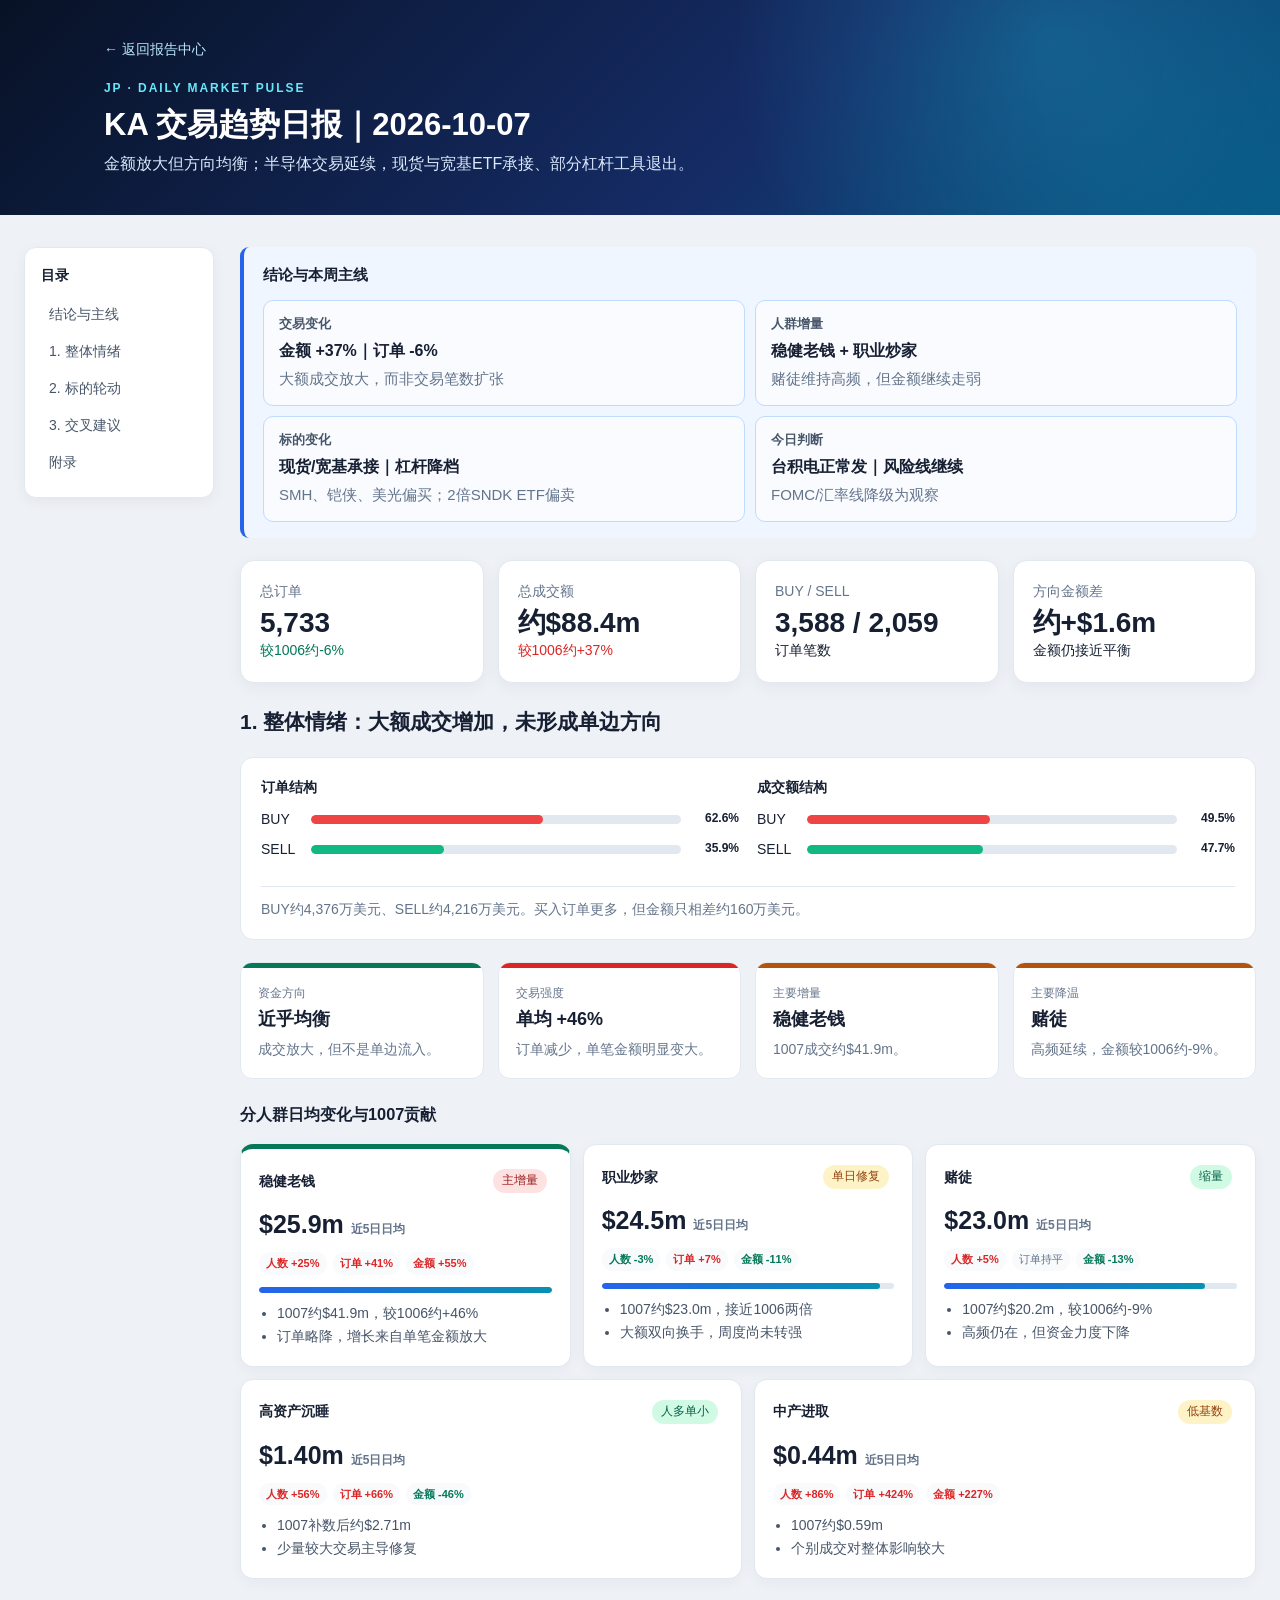
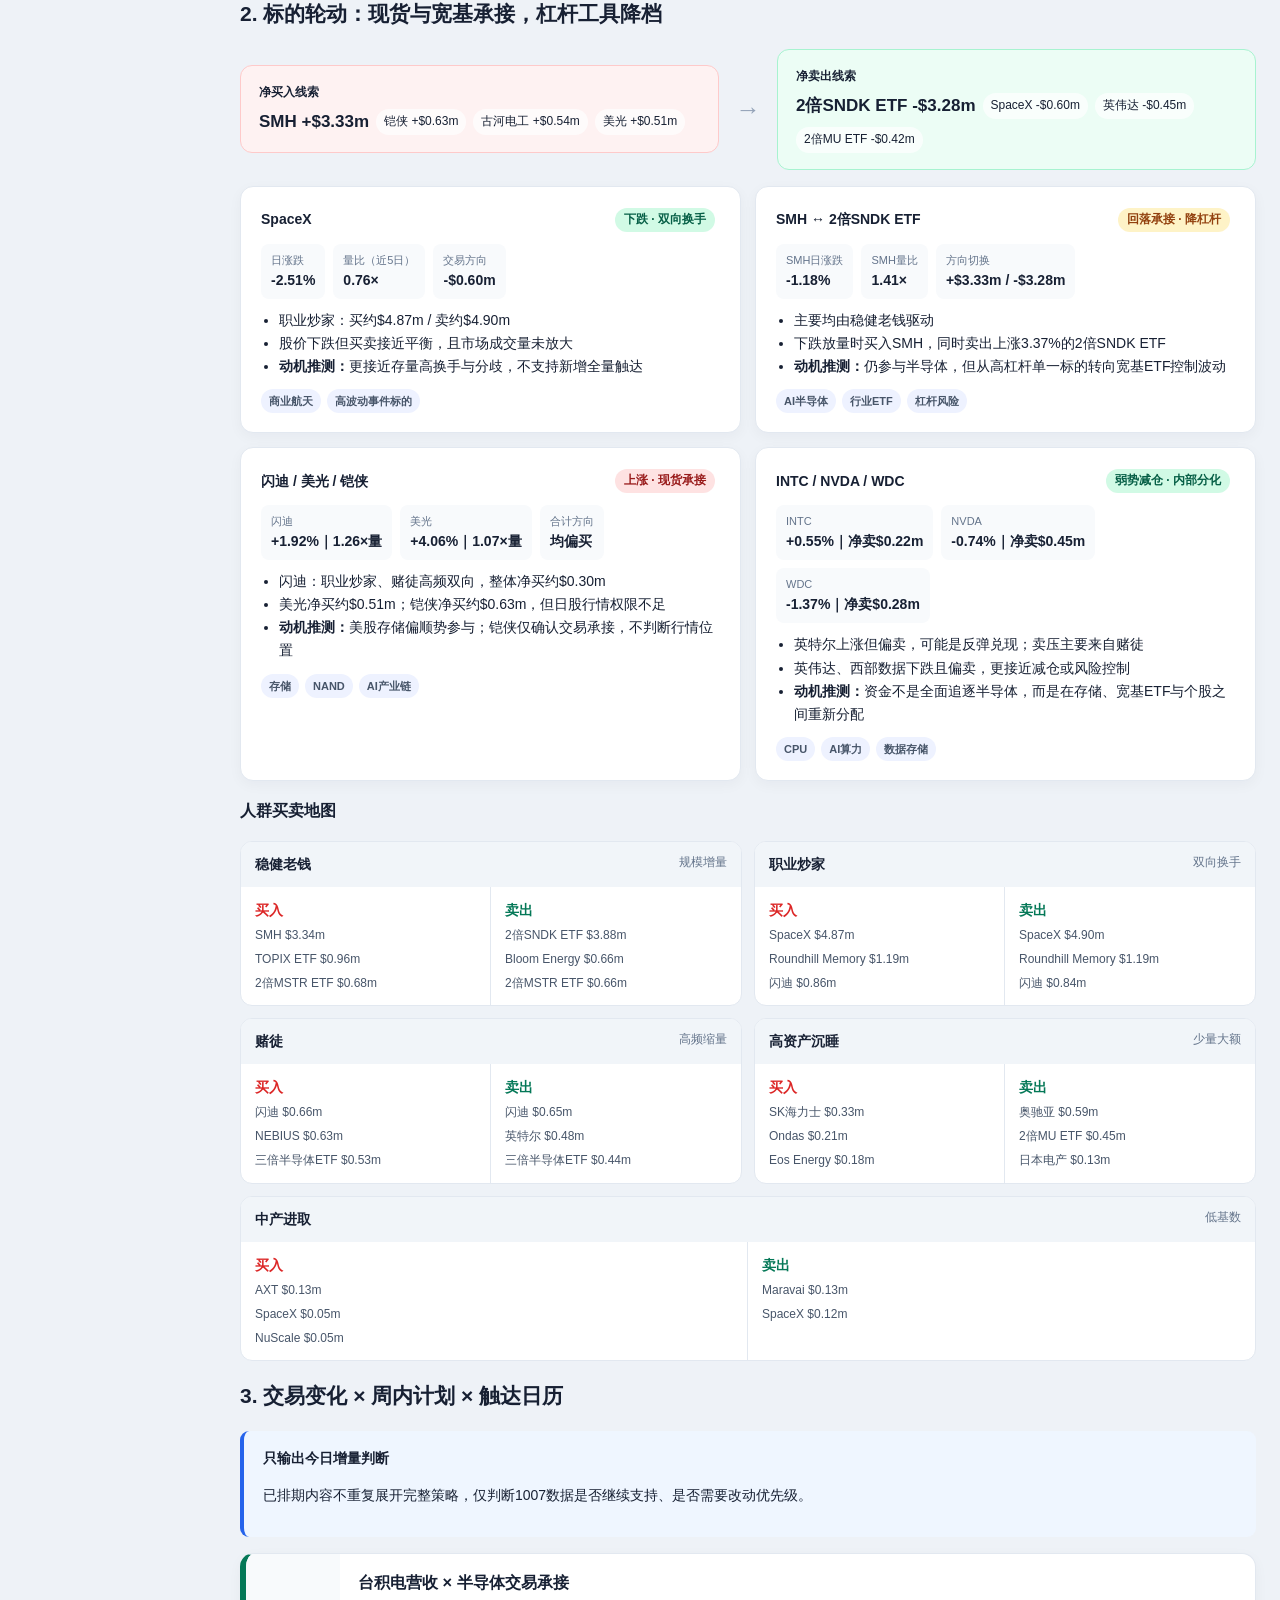
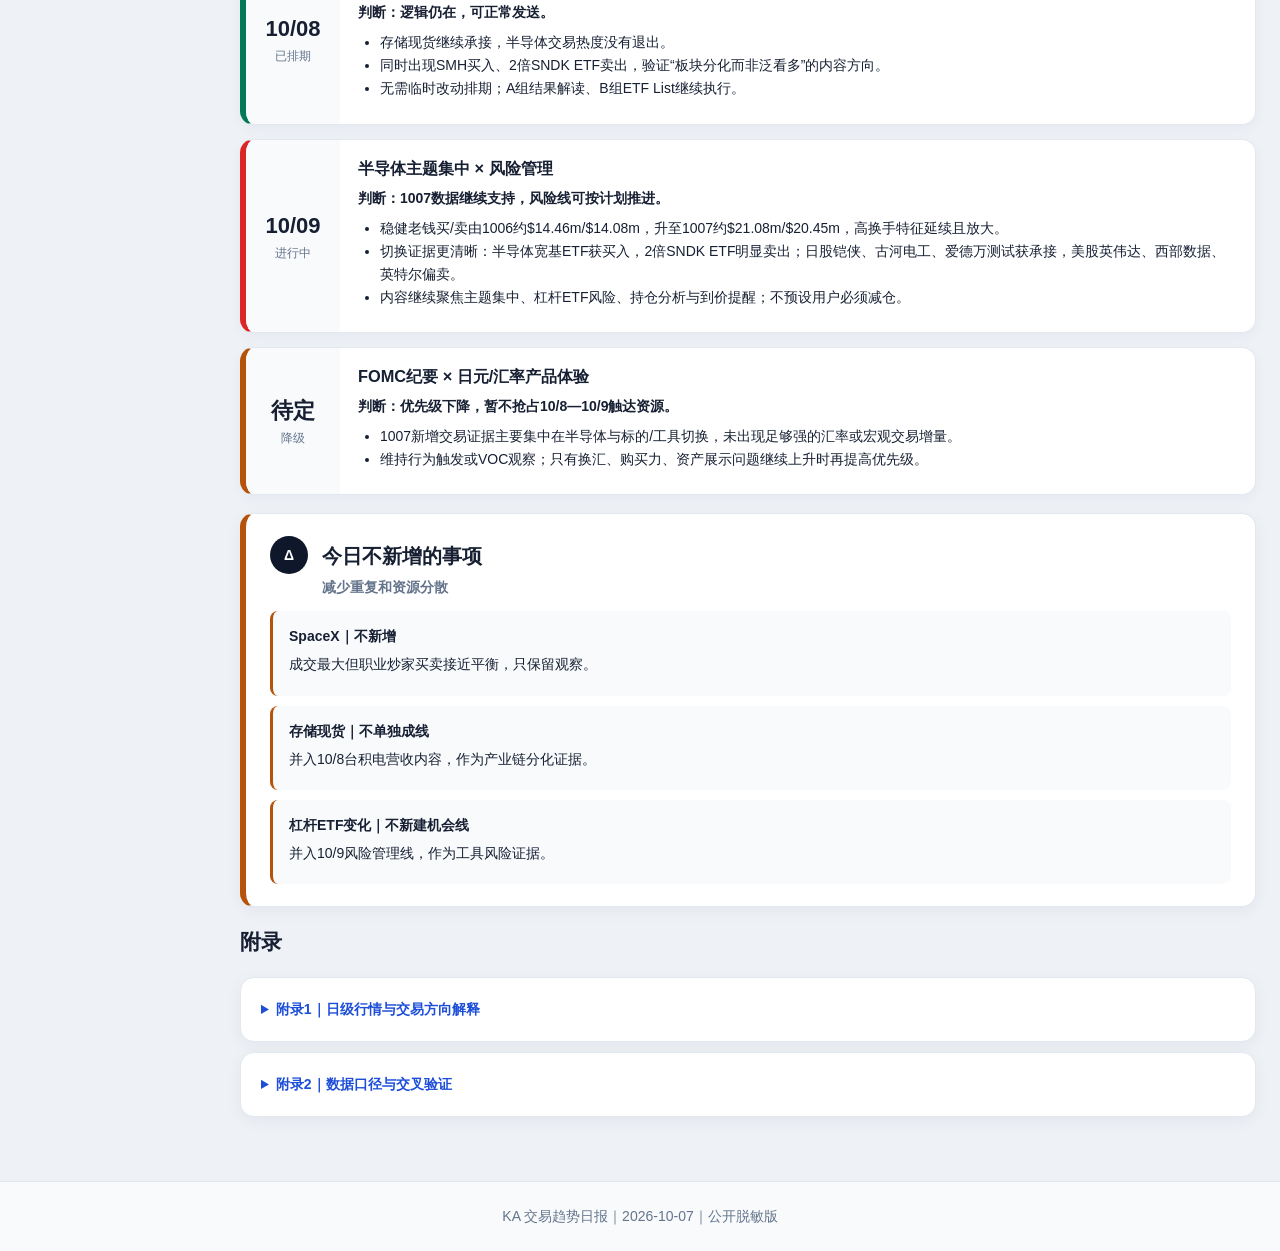
<file: reports/2026/2026-10-07/index.html>
<!doctype html>
<html lang="zh-CN">
<head>
  <meta charset="utf-8">
  <meta name="viewport" content="width=device-width,initial-scale=1">
  <meta name="robots" content="noindex,nofollow">
  <meta http-equiv="cache-control" content="no-cache, no-store, must-revalidate">
  <meta http-equiv="pragma" content="no-cache">
  <meta http-equiv="expires" content="0">
  <title>KA 交易趋势日报｜2026-10-07</title>
  <link rel="stylesheet" href="../../../assets/site.css">
</head>
<body class="report-page">
<header class="hero report-hero"><div class="shell"><a class="back" href="../../../">← 返回报告中心</a><div class="eyebrow">JP · DAILY MARKET PULSE</div><h1>KA 交易趋势日报｜2026-10-07</h1><p>金额放大但方向均衡；半导体交易延续，现货与宽基ETF承接、部分杠杆工具退出。</p></div></header>
<main class="shell report-layout">
  <aside class="toc"><strong>目录</strong><a href="#overview">结论与主线</a><a href="#sentiment">1. 整体情绪</a><a href="#rotation">2. 标的轮动</a><a href="#strategy">3. 交叉建议</a><a href="#principles">附录</a></aside>
  <div class="report-content">

  <section class="callout executive" id="overview">
    <strong>结论与本周主线</strong>
    <div class="conclusion-grid">
      <div><small>交易变化</small><b>金额 +37%｜订单 -6%</b><span>大额成交放大，而非交易笔数扩张</span></div>
      <div><small>人群增量</small><b>稳健老钱 + 职业炒家</b><span>赌徒维持高频，但金额继续走弱</span></div>
      <div><small>标的变化</small><b>现货/宽基承接｜杠杆降档</b><span>SMH、铠侠、美光偏买；2倍SNDK ETF偏卖</span></div>
      <div><small>今日判断</small><b>台积电正常发｜风险线继续</b><span>FOMC/汇率线降级为观察</span></div>
    </div>
  </section>

  <div class="cards">
    <div class="card"><div class="label">总订单</div><div class="value">5,733</div><div><span class="delta-neg">较1006约-6%</span></div></div>
    <div class="card"><div class="label">总成交额</div><div class="value">约$88.4m</div><div><span class="delta-pos">较1006约+37%</span></div></div>
    <div class="card"><div class="label">BUY / SELL</div><div class="value">3,588 / 2,059</div><div>订单笔数</div></div>
    <div class="card"><div class="label">方向金额差</div><div class="value">约+$1.6m</div><div>金额仍接近平衡</div></div>
  </div>

  <h2 id="sentiment">1. 整体情绪：大额成交增加，未形成单边方向</h2>
  <section class="mini-chart" aria-label="买卖订单与成交额对比">
    <div class="chart-group"><strong>订单结构</strong><div class="bar-row"><span>BUY</span><div class="track"><i class="buy-bar" style="width:62.6%"></i></div><b>62.6%</b></div><div class="bar-row"><span>SELL</span><div class="track"><i class="sell-bar" style="width:35.9%"></i></div><b>35.9%</b></div></div>
    <div class="chart-group"><strong>成交额结构</strong><div class="bar-row"><span>BUY</span><div class="track"><i class="buy-bar" style="width:49.5%"></i></div><b>49.5%</b></div><div class="bar-row"><span>SELL</span><div class="track"><i class="sell-bar" style="width:47.7%"></i></div><b>47.7%</b></div></div>
    <div class="chart-note">BUY约4,376万美元、SELL约4,216万美元。买入订单更多，但金额只相差约160万美元。</div>
  </section>

  <div class="signals">
    <div class="signal-card stable"><i></i><small>资金方向</small><strong>近乎均衡</strong><span>成交放大，但不是单边流入。</span></div>
    <div class="signal-card alert"><i></i><small>交易强度</small><strong>单均 +46%</strong><span>订单减少，单笔金额明显变大。</span></div>
    <div class="signal-card watch"><i></i><small>主要增量</small><strong>稳健老钱</strong><span>1007成交约$41.9m。</span></div>
    <div class="signal-card watch"><i></i><small>主要降温</small><strong>赌徒</strong><span>高频延续，金额较1006约-9%。</span></div>
  </div>

  <h3>分人群日均变化与1007贡献</h3>
  <div class="crowd-trend-grid">
    <article class="trend-card emphasis">
      <div class="trend-title"><strong>稳健老钱</strong><span class="tag red">主增量</span></div>
      <div class="trend-amount">$25.9m <small>近5日日均</small></div>
      <div class="delta-row"><span class="up">人数 +25%</span><span class="up">订单 +41%</span><span class="up">金额 +55%</span></div>
      <div class="contribution-bar"><i style="width:100%"></i></div>
      <ul><li>1007约$41.9m，较1006约+46%</li><li>订单略降，增长来自单笔金额放大</li></ul>
    </article>
    <article class="trend-card">
      <div class="trend-title"><strong>职业炒家</strong><span class="tag amber">单日修复</span></div>
      <div class="trend-amount">$24.5m <small>近5日日均</small></div>
      <div class="delta-row"><span class="down">人数 -3%</span><span class="up">订单 +7%</span><span class="down">金额 -11%</span></div>
      <div class="contribution-bar"><i style="width:95%"></i></div>
      <ul><li>1007约$23.0m，接近1006两倍</li><li>大额双向换手，周度尚未转强</li></ul>
    </article>
    <article class="trend-card">
      <div class="trend-title"><strong>赌徒</strong><span class="tag green">缩量</span></div>
      <div class="trend-amount">$23.0m <small>近5日日均</small></div>
      <div class="delta-row"><span class="up">人数 +5%</span><span class="muted">订单持平</span><span class="down">金额 -13%</span></div>
      <div class="contribution-bar"><i style="width:89%"></i></div>
      <ul><li>1007约$20.2m，较1006约-9%</li><li>高频仍在，但资金力度下降</li></ul>
    </article>
    <article class="trend-card compact">
      <div class="trend-title"><strong>高资产沉睡</strong><span class="tag green">人多单小</span></div>
      <div class="trend-amount">$1.40m <small>近5日日均</small></div>
      <div class="delta-row"><span class="up">人数 +56%</span><span class="up">订单 +66%</span><span class="down">金额 -46%</span></div>
      <ul><li>1007补数后约$2.71m</li><li>少量较大交易主导修复</li></ul>
    </article>
    <article class="trend-card compact">
      <div class="trend-title"><strong>中产进取</strong><span class="tag amber">低基数</span></div>
      <div class="trend-amount">$0.44m <small>近5日日均</small></div>
      <div class="delta-row"><span class="up">人数 +86%</span><span class="up">订单 +424%</span><span class="up">金额 +227%</span></div>
      <ul><li>1007约$0.59m</li><li>个别成交对整体影响较大</li></ul>
    </article>
  </div>

  <h2 id="rotation">2. 标的轮动：现货与宽基承接，杠杆工具降档</h2>
  <div class="rotation-summary">
    <div class="rotation-lane buy"><small>净买入线索</small><strong>SMH +$3.33m</strong><span>铠侠 +$0.63m</span><span>古河电工 +$0.54m</span><span>美光 +$0.51m</span></div>
    <div class="rotation-arrow">→</div>
    <div class="rotation-lane sell"><small>净卖出线索</small><strong>2倍SNDK ETF -$3.28m</strong><span>SpaceX -$0.60m</span><span>英伟达 -$0.45m</span><span>2倍MU ETF -$0.42m</span></div>
  </div>

  <div class="asset-grid">
    <article class="asset-card"><div class="asset-head"><strong>SpaceX</strong><span class="tag move-down-sell">下跌 · 双向换手</span></div><div class="metric-strip"><span>日涨跌<b>-2.51%</b></span><span>量比（近5日）<b>0.76×</b></span><span>交易方向<b>-$0.60m</b></span></div><ul><li>职业炒家：买约$4.87m / 卖约$4.90m</li><li>股价下跌但买卖接近平衡，且市场成交量未放大</li><li><b>动机推测：</b>更接近存量高换手与分歧，不支持新增全量触达</li></ul><div class="theme-chips"><span>商业航天</span><span>高波动事件标的</span></div></article>
    <article class="asset-card"><div class="asset-head"><strong>SMH ↔ 2倍SNDK ETF</strong><span class="tag move-down-buy">回落承接 · 降杠杆</span></div><div class="metric-strip"><span>SMH日涨跌<b>-1.18%</b></span><span>SMH量比<b>1.41×</b></span><span>方向切换<b>+$3.33m / -$3.28m</b></span></div><ul><li>主要均由稳健老钱驱动</li><li>下跌放量时买入SMH，同时卖出上涨3.37%的2倍SNDK ETF</li><li><b>动机推测：</b>仍参与半导体，但从高杠杆单一标的转向宽基ETF控制波动</li></ul><div class="theme-chips"><span>AI半导体</span><span>行业ETF</span><span>杠杆风险</span></div></article>
    <article class="asset-card"><div class="asset-head"><strong>闪迪 / 美光 / 铠侠</strong><span class="tag move-up-buy">上涨 · 现货承接</span></div><div class="metric-strip"><span>闪迪<b>+1.92%｜1.26×量</b></span><span>美光<b>+4.06%｜1.07×量</b></span><span>合计方向<b>均偏买</b></span></div><ul><li>闪迪：职业炒家、赌徒高频双向，整体净买约$0.30m</li><li>美光净买约$0.51m；铠侠净买约$0.63m，但日股行情权限不足</li><li><b>动机推测：</b>美股存储偏顺势参与；铠侠仅确认交易承接，不判断行情位置</li></ul><div class="theme-chips"><span>存储</span><span>NAND</span><span>AI产业链</span></div></article>
    <article class="asset-card"><div class="asset-head"><strong>INTC / NVDA / WDC</strong><span class="tag move-down-sell">弱势减仓 · 内部分化</span></div><div class="metric-strip"><span>INTC<b>+0.55%｜净卖$0.22m</b></span><span>NVDA<b>-0.74%｜净卖$0.45m</b></span><span>WDC<b>-1.37%｜净卖$0.28m</b></span></div><ul><li>英特尔上涨但偏卖，可能是反弹兑现；卖压主要来自赌徒</li><li>英伟达、西部数据下跌且偏卖，更接近减仓或风险控制</li><li><b>动机推测：</b>资金不是全面追逐半导体，而是在存储、宽基ETF与个股之间重新分配</li></ul><div class="theme-chips"><span>CPU</span><span>AI算力</span><span>数据存储</span></div></article>
  </div>

  <h3>人群买卖地图</h3>
  <div class="trade-map">
    <article><header><strong>稳健老钱</strong><span>规模增量</span></header><div class="trade-columns"><div class="trade-buy"><b>买入</b><span>SMH $3.34m</span><span>TOPIX ETF $0.96m</span><span>2倍MSTR ETF $0.68m</span></div><div class="trade-sell"><b>卖出</b><span>2倍SNDK ETF $3.88m</span><span>Bloom Energy $0.66m</span><span>2倍MSTR ETF $0.66m</span></div></div></article>
    <article><header><strong>职业炒家</strong><span>双向换手</span></header><div class="trade-columns"><div class="trade-buy"><b>买入</b><span>SpaceX $4.87m</span><span>Roundhill Memory $1.19m</span><span>闪迪 $0.86m</span></div><div class="trade-sell"><b>卖出</b><span>SpaceX $4.90m</span><span>Roundhill Memory $1.19m</span><span>闪迪 $0.84m</span></div></div></article>
    <article><header><strong>赌徒</strong><span>高频缩量</span></header><div class="trade-columns"><div class="trade-buy"><b>买入</b><span>闪迪 $0.66m</span><span>NEBIUS $0.63m</span><span>三倍半导体ETF $0.53m</span></div><div class="trade-sell"><b>卖出</b><span>闪迪 $0.65m</span><span>英特尔 $0.48m</span><span>三倍半导体ETF $0.44m</span></div></div></article>
    <article><header><strong>高资产沉睡</strong><span>少量大额</span></header><div class="trade-columns"><div class="trade-buy"><b>买入</b><span>SK海力士 $0.33m</span><span>Ondas $0.21m</span><span>Eos Energy $0.18m</span></div><div class="trade-sell"><b>卖出</b><span>奥驰亚 $0.59m</span><span>2倍MU ETF $0.45m</span><span>日本电产 $0.13m</span></div></div></article>
    <article><header><strong>中产进取</strong><span>低基数</span></header><div class="trade-columns"><div class="trade-buy"><b>买入</b><span>AXT $0.13m</span><span>SpaceX $0.05m</span><span>NuScale $0.05m</span></div><div class="trade-sell"><b>卖出</b><span>Maravai $0.13m</span><span>SpaceX $0.12m</span></div></div></article>
  </div>

  <h2 id="strategy">3. 交易变化 × 周内计划 × 触达日历</h2>
  <section class="callout action-summary"><strong>只输出今日增量判断</strong><p>已排期内容不重复展开完整策略，仅判断1007数据是否继续支持、是否需要改动优先级。</p></section>

  <div class="calendar-strip">
    <article class="calendar-card go"><div class="calendar-date"><b>10/08</b><span>已排期</span></div><div><h3>台积电营收 × 半导体交易承接</h3><p><strong>判断：逻辑仍在，可正常发送。</strong></p><ul><li>存储现货继续承接，半导体交易热度没有退出。</li><li>同时出现SMH买入、2倍SNDK ETF卖出，验证“板块分化而非泛看多”的内容方向。</li><li>无需临时改动排期；A组结果解读、B组ETF List继续执行。</li></ul></div></article>
    <article class="calendar-card strengthen"><div class="calendar-date"><b>10/09</b><span>进行中</span></div><div><h3>半导体主题集中 × 风险管理</h3><p><strong>判断：1007数据继续支持，风险线可按计划推进。</strong></p><ul><li>稳健老钱买/卖由1006约$14.46m/$14.08m，升至1007约$21.08m/$20.45m，高换手特征延续且放大。</li><li>切换证据更清晰：半导体宽基ETF获买入，2倍SNDK ETF明显卖出；日股铠侠、古河电工、爱德万测试获承接，美股英伟达、西部数据、英特尔偏卖。</li><li>内容继续聚焦主题集中、杠杆ETF风险、持仓分析与到价提醒；不预设用户必须减仓。</li></ul></div></article>
    <article class="calendar-card downgrade"><div class="calendar-date"><b>待定</b><span>降级</span></div><div><h3>FOMC纪要 × 日元/汇率产品体验</h3><p><strong>判断：优先级下降，暂不抢占10/8—10/9触达资源。</strong></p><ul><li>1007新增交易证据主要集中在半导体与标的/工具切换，未出现足够强的汇率或宏观交易增量。</li><li>维持行为触发或VOC观察；只有换汇、购买力、资产展示问题继续上升时再提高优先级。</li></ul></div></article>
  </div>

  <section class="decision-card hold"><div class="decision-head"><span class="decision-no">Δ</span><div><h3>今日不新增的事项</h3><p class="decision-label">减少重复和资源分散</p></div></div><div class="opportunity-map"><div><strong>SpaceX｜不新增</strong><p>成交最大但职业炒家买卖接近平衡，只保留观察。</p></div><div><strong>存储现货｜不单独成线</strong><p>并入10/8台积电营收内容，作为产业链分化证据。</p></div><div><strong>杠杆ETF变化｜不新建机会线</strong><p>并入10/9风险管理线，作为工具风险证据。</p></div></div></section>

  <h2 id="principles">附录</h2>
  <div class="appendix-stack">
    <details class="panel appendix"><summary><strong>附录1｜日级行情与交易方向解释</strong></summary><table><thead><tr><th>交易关系</th><th>可能状态</th><th>解释边界</th></tr></thead><tbody><tr><td>上涨 · 偏买</td><td>可能顺势参与</td><td>不能判断具体买点。</td></tr><tr><td>上涨 · 偏卖</td><td>可能兑现</td><td>无成本数据，不能确认获利。</td></tr><tr><td>下跌 · 偏买</td><td>可能逆势承接</td><td>需观察后续是否延续。</td></tr><tr><td>下跌 · 偏卖</td><td>可能减仓或控制风险</td><td>不能区分止盈、止损和调仓。</td></tr><tr><td>买卖接近平衡</td><td>高换手/分歧</td><td>避免单边判断。</td></tr></tbody></table></details>
    <details class="panel appendix"><summary><strong>附录2｜数据口径与交叉验证</strong></summary><ul><li>最新逐标的明细聚合为5,733单、约$88.36m；相较凌晨快照多67单、约$1.01m，属于后续补数而非展开重复。</li><li>飞书大盘去重用户为522；逐标的用户出现数不能跨标的、方向和市场相加。</li><li>BUY金额－SELL金额只是方向性成交差，不等于净入金或持仓净变化。</li><li>缺少成交时点、持仓成本和账户现金变化，不确认具体买卖点或真实动机。</li><li><strong>交叉验证：</strong><a href="https://futu.feishu.cn/wiki/HKR5wWadLig9nokLQGmc2yV4nRb?sheet=9lZGpo" target="_blank" rel="noopener">交易变化-KA整体（整体/分人群变化）</a>｜<a href="https://futu.feishu.cn/wiki/WuC4wzK70iE8qRkeb0icvnbenKf" target="_blank" rel="noopener">KA-Inapp客群运营追踪（触达计划与进度）</a></li><li>公开页仅展示聚合、降精度结果，未上传原始文件、UID或账户；上述内部链接仅供有权限的团队成员回溯。</li></ul></details>
  </div>
  </div>
</main>
<footer>KA 交易趋势日报｜2026-10-07｜公开脱敏版</footer>
</body>
</html>
</file>
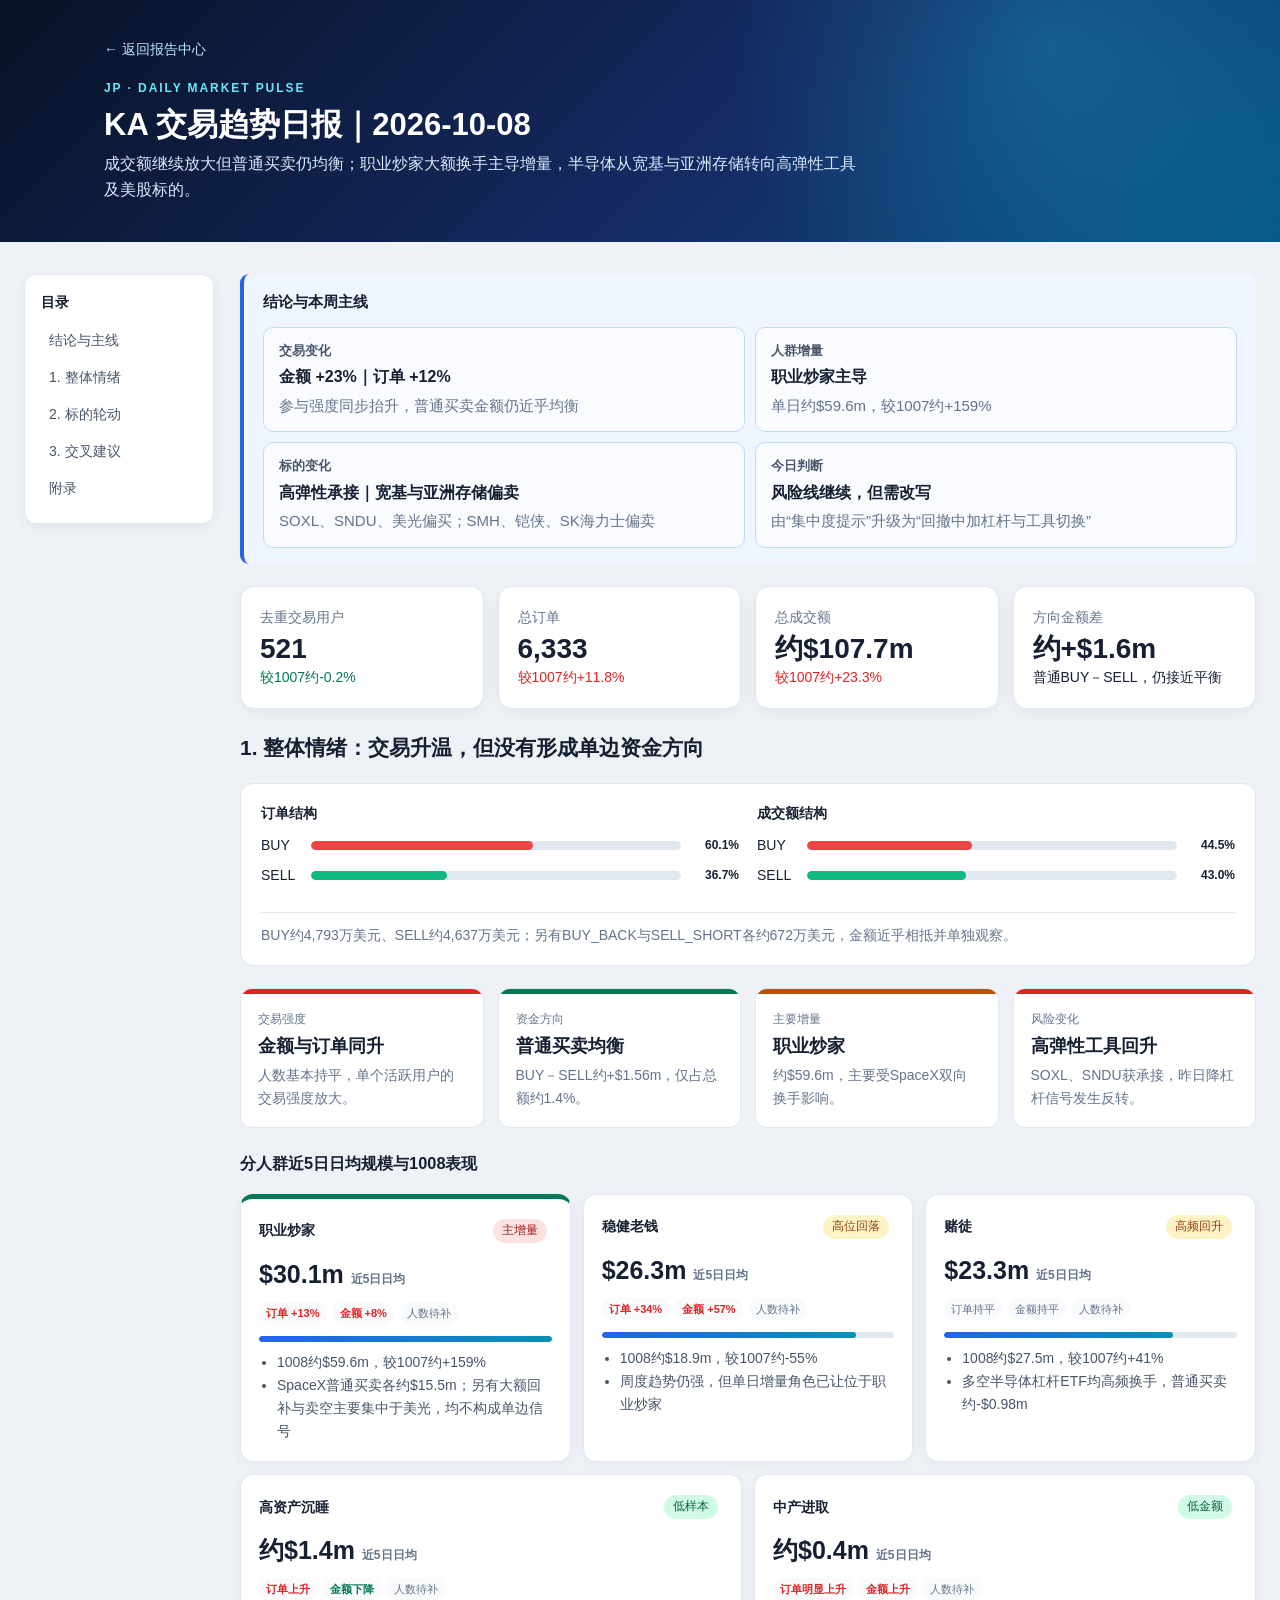
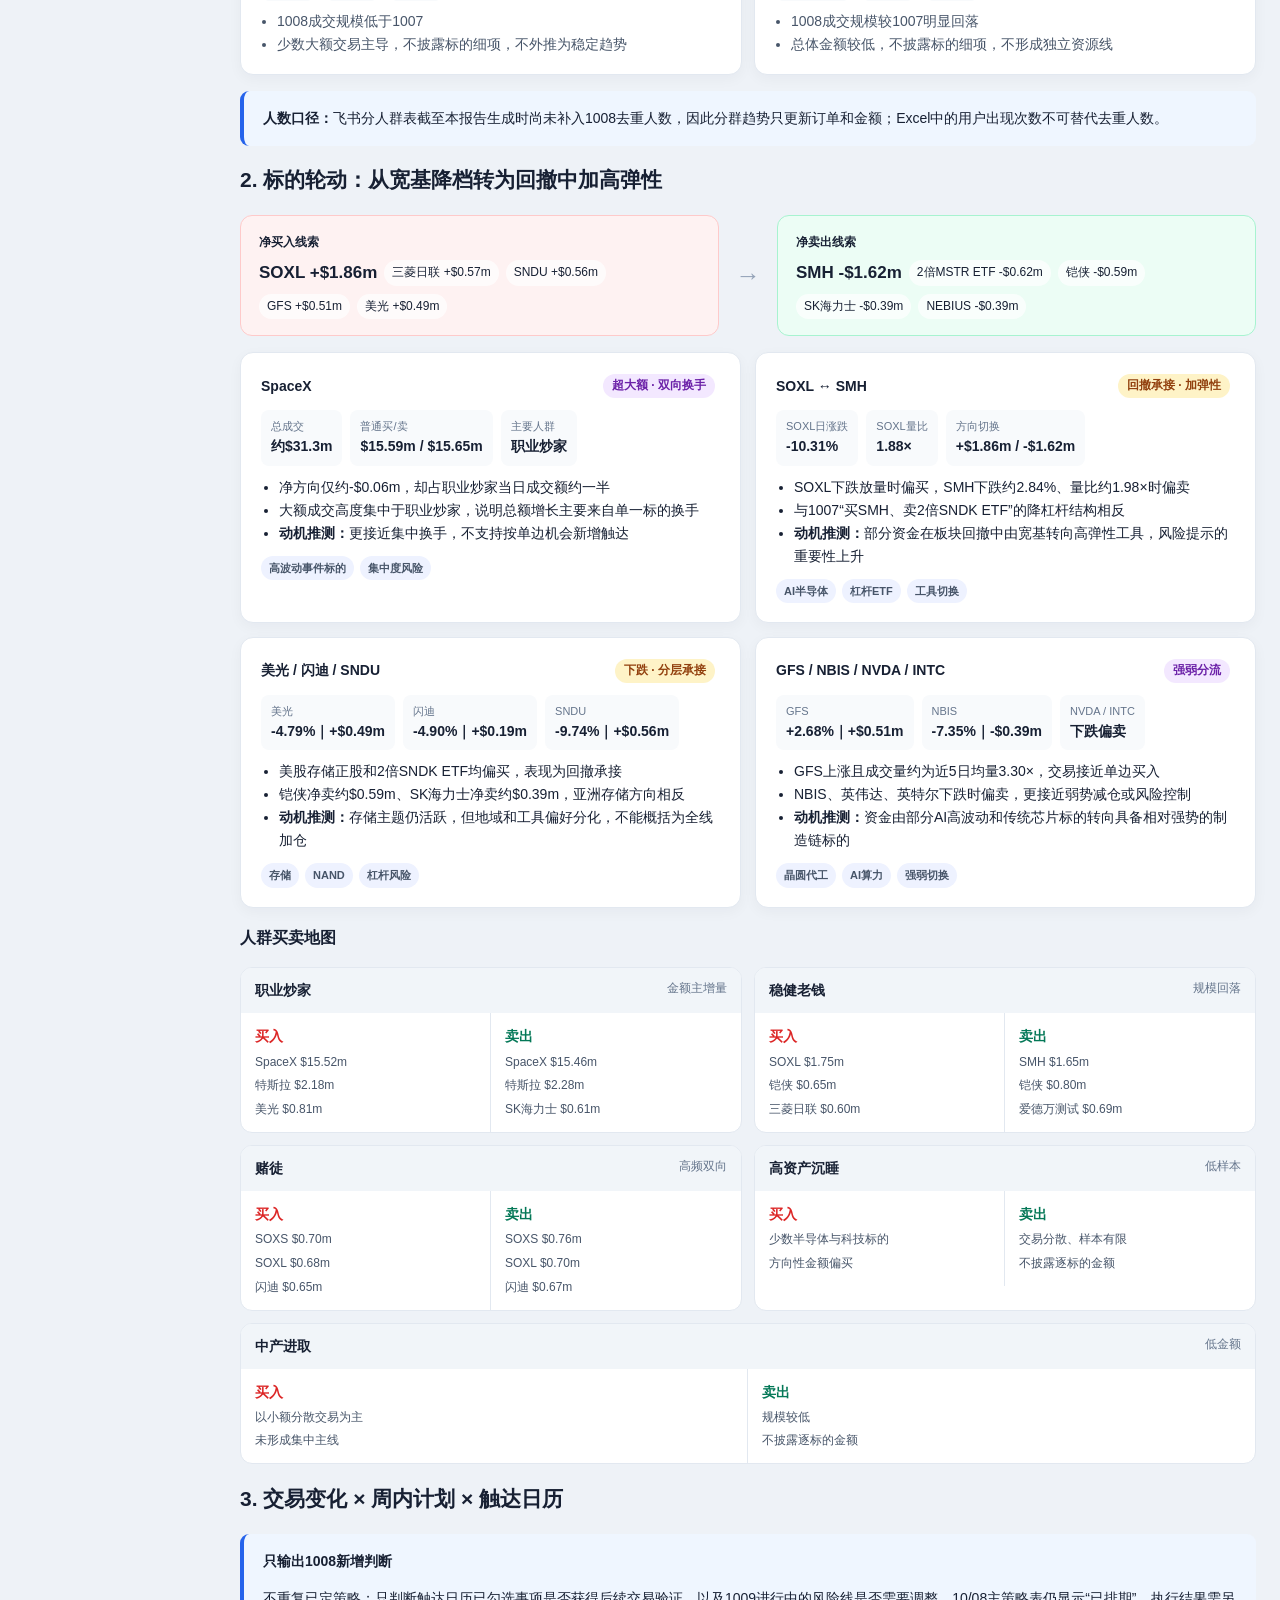
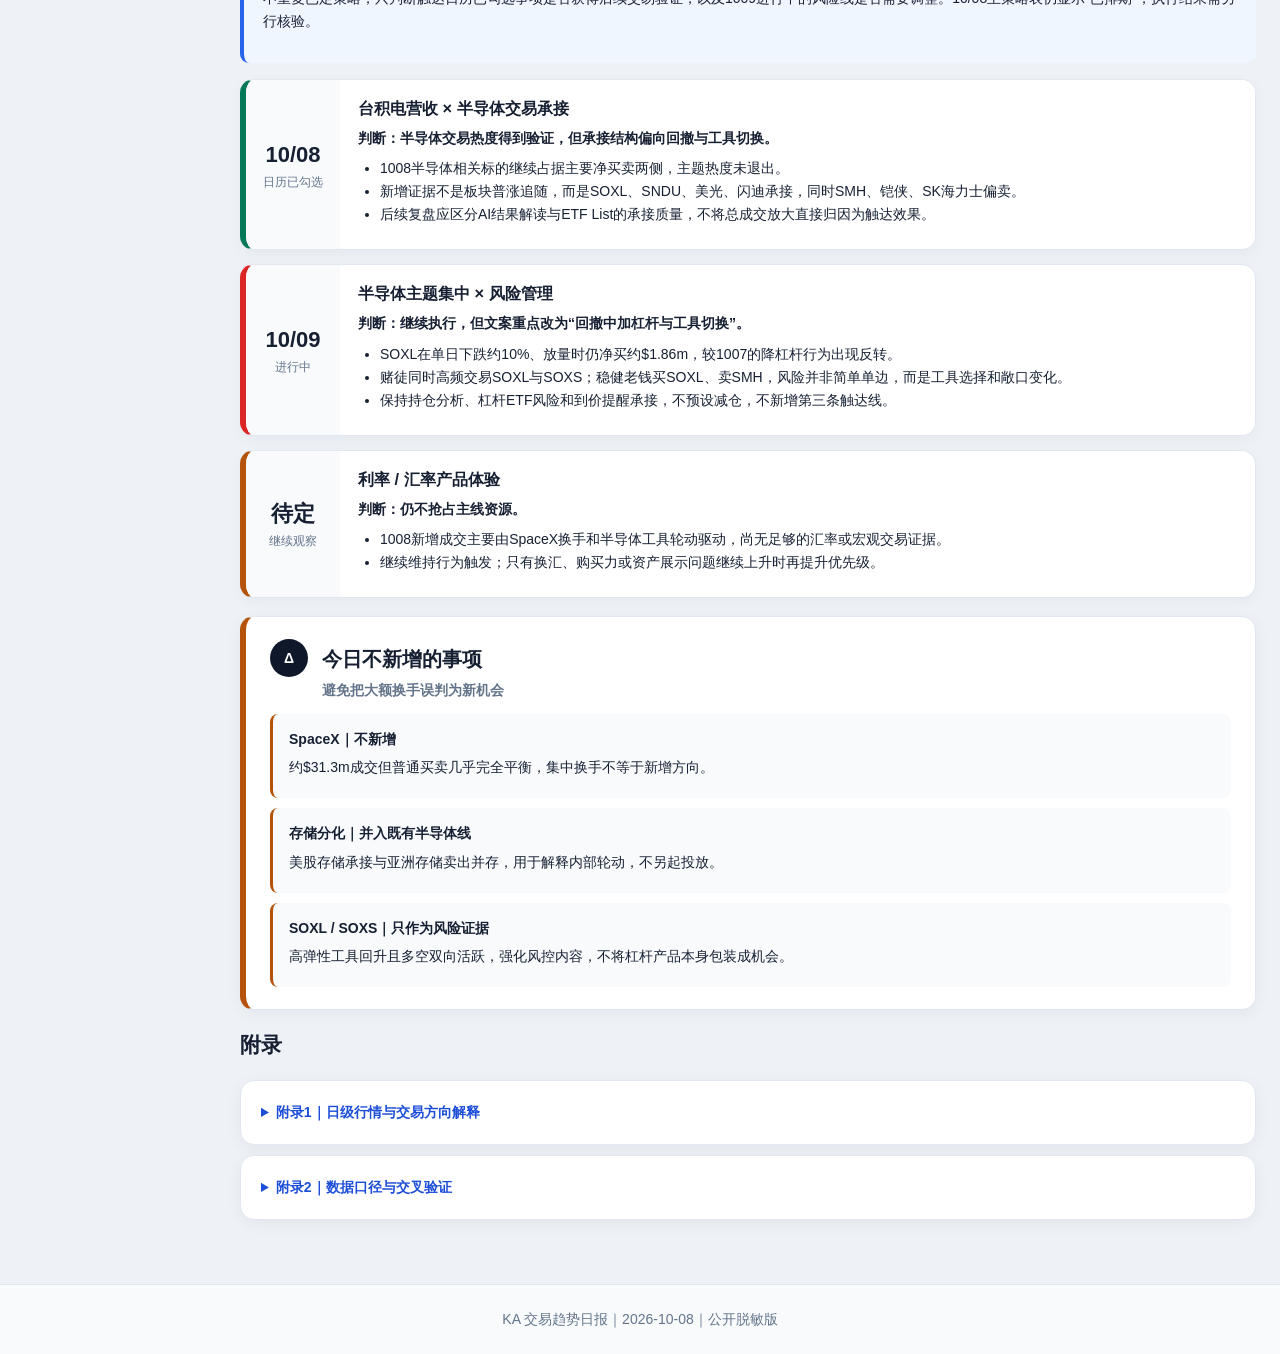
<file: reports/2026/2026-10-08/index.html>
<!doctype html>
<html lang="zh-CN">
<head>
  <meta charset="utf-8">
  <meta name="viewport" content="width=device-width,initial-scale=1">
  <meta name="robots" content="noindex,nofollow">
  <meta http-equiv="cache-control" content="no-cache, no-store, must-revalidate">
  <meta http-equiv="pragma" content="no-cache">
  <meta http-equiv="expires" content="0">
  <title>KA 交易趋势日报｜2026-10-08</title>
  <link rel="stylesheet" href="../../../assets/site.css">
</head>
<body class="report-page">
<header class="hero report-hero"><div class="shell"><a class="back" href="../../../">← 返回报告中心</a><div class="eyebrow">JP · DAILY MARKET PULSE</div><h1>KA 交易趋势日报｜2026-10-08</h1><p>成交额继续放大但普通买卖仍均衡；职业炒家大额换手主导增量，半导体从宽基与亚洲存储转向高弹性工具及美股标的。</p></div></header>
<main class="shell report-layout">
  <aside class="toc"><strong>目录</strong><a href="#overview">结论与主线</a><a href="#sentiment">1. 整体情绪</a><a href="#rotation">2. 标的轮动</a><a href="#strategy">3. 交叉建议</a><a href="#principles">附录</a></aside>
  <div class="report-content">

  <section class="callout executive" id="overview">
    <strong>结论与本周主线</strong>
    <div class="conclusion-grid">
      <div><small>交易变化</small><b>金额 +23%｜订单 +12%</b><span>参与强度同步抬升，普通买卖金额仍近乎均衡</span></div>
      <div><small>人群增量</small><b>职业炒家主导</b><span>单日约$59.6m，较1007约+159%</span></div>
      <div><small>标的变化</small><b>高弹性承接｜宽基与亚洲存储偏卖</b><span>SOXL、SNDU、美光偏买；SMH、铠侠、SK海力士偏卖</span></div>
      <div><small>今日判断</small><b>风险线继续，但需改写</b><span>由“集中度提示”升级为“回撤中加杠杆与工具切换”</span></div>
    </div>
  </section>

  <div class="cards">
    <div class="card"><div class="label">去重交易用户</div><div class="value">521</div><div><span class="delta-neg">较1007约-0.2%</span></div></div>
    <div class="card"><div class="label">总订单</div><div class="value">6,333</div><div><span class="delta-pos">较1007约+11.8%</span></div></div>
    <div class="card"><div class="label">总成交额</div><div class="value">约$107.7m</div><div><span class="delta-pos">较1007约+23.3%</span></div></div>
    <div class="card"><div class="label">方向金额差</div><div class="value">约+$1.6m</div><div>普通BUY－SELL，仍接近平衡</div></div>
  </div>

  <h2 id="sentiment">1. 整体情绪：交易升温，但没有形成单边资金方向</h2>
  <section class="mini-chart" aria-label="买卖订单与成交额对比">
    <div class="chart-group"><strong>订单结构</strong><div class="bar-row"><span>BUY</span><div class="track"><i class="buy-bar" style="width:60.1%"></i></div><b>60.1%</b></div><div class="bar-row"><span>SELL</span><div class="track"><i class="sell-bar" style="width:36.7%"></i></div><b>36.7%</b></div></div>
    <div class="chart-group"><strong>成交额结构</strong><div class="bar-row"><span>BUY</span><div class="track"><i class="buy-bar" style="width:44.5%"></i></div><b>44.5%</b></div><div class="bar-row"><span>SELL</span><div class="track"><i class="sell-bar" style="width:43.0%"></i></div><b>43.0%</b></div></div>
    <div class="chart-note">BUY约4,793万美元、SELL约4,637万美元；另有BUY_BACK与SELL_SHORT各约672万美元，金额近乎相抵并单独观察。</div>
  </section>

  <div class="signals">
    <div class="signal-card alert"><i></i><small>交易强度</small><strong>金额与订单同升</strong><span>人数基本持平，单个活跃用户的交易强度放大。</span></div>
    <div class="signal-card stable"><i></i><small>资金方向</small><strong>普通买卖均衡</strong><span>BUY－SELL约+$1.56m，仅占总额约1.4%。</span></div>
    <div class="signal-card watch"><i></i><small>主要增量</small><strong>职业炒家</strong><span>约$59.6m，主要受SpaceX双向换手影响。</span></div>
    <div class="signal-card alert"><i></i><small>风险变化</small><strong>高弹性工具回升</strong><span>SOXL、SNDU获承接，昨日降杠杆信号发生反转。</span></div>
  </div>

  <h3>分人群近5日日均规模与1008表现</h3>
  <div class="crowd-trend-grid">
    <article class="trend-card emphasis">
      <div class="trend-title"><strong>职业炒家</strong><span class="tag red">主增量</span></div>
      <div class="trend-amount">$30.1m <small>近5日日均</small></div>
      <div class="delta-row"><span class="up">订单 +13%</span><span class="up">金额 +8%</span><span class="muted">人数待补</span></div>
      <div class="contribution-bar"><i style="width:100%"></i></div>
      <ul><li>1008约$59.6m，较1007约+159%</li><li>SpaceX普通买卖各约$15.5m；另有大额回补与卖空主要集中于美光，均不构成单边信号</li></ul>
    </article>
    <article class="trend-card">
      <div class="trend-title"><strong>稳健老钱</strong><span class="tag amber">高位回落</span></div>
      <div class="trend-amount">$26.3m <small>近5日日均</small></div>
      <div class="delta-row"><span class="up">订单 +34%</span><span class="up">金额 +57%</span><span class="muted">人数待补</span></div>
      <div class="contribution-bar"><i style="width:87%"></i></div>
      <ul><li>1008约$18.9m，较1007约-55%</li><li>周度趋势仍强，但单日增量角色已让位于职业炒家</li></ul>
    </article>
    <article class="trend-card">
      <div class="trend-title"><strong>赌徒</strong><span class="tag amber">高频回升</span></div>
      <div class="trend-amount">$23.3m <small>近5日日均</small></div>
      <div class="delta-row"><span class="muted">订单持平</span><span class="muted">金额持平</span><span class="muted">人数待补</span></div>
      <div class="contribution-bar"><i style="width:78%"></i></div>
      <ul><li>1008约$27.5m，较1007约+41%</li><li>多空半导体杠杆ETF均高频换手，普通买卖约-$0.98m</li></ul>
    </article>
    <article class="trend-card compact">
      <div class="trend-title"><strong>高资产沉睡</strong><span class="tag green">低样本</span></div>
      <div class="trend-amount">约$1.4m <small>近5日日均</small></div>
      <div class="delta-row"><span class="up">订单上升</span><span class="down">金额下降</span><span class="muted">人数待补</span></div>
      <ul><li>1008成交规模低于1007</li><li>少数大额交易主导，不披露标的细项，不外推为稳定趋势</li></ul>
    </article>
    <article class="trend-card compact">
      <div class="trend-title"><strong>中产进取</strong><span class="tag green">低金额</span></div>
      <div class="trend-amount">约$0.4m <small>近5日日均</small></div>
      <div class="delta-row"><span class="up">订单明显上升</span><span class="up">金额上升</span><span class="muted">人数待补</span></div>
      <ul><li>1008成交规模较1007明显回落</li><li>总体金额较低，不披露标的细项，不形成独立资源线</li></ul>
    </article>
  </div>
  <section class="callout"><strong>人数口径：</strong>飞书分人群表截至本报告生成时尚未补入1008去重人数，因此分群趋势只更新订单和金额；Excel中的用户出现次数不可替代去重人数。</section>

  <h2 id="rotation">2. 标的轮动：从宽基降档转为回撤中加高弹性</h2>
  <div class="rotation-summary">
    <div class="rotation-lane buy"><small>净买入线索</small><strong>SOXL +$1.86m</strong><span>三菱日联 +$0.57m</span><span>SNDU +$0.56m</span><span>GFS +$0.51m</span><span>美光 +$0.49m</span></div>
    <div class="rotation-arrow">→</div>
    <div class="rotation-lane sell"><small>净卖出线索</small><strong>SMH -$1.62m</strong><span>2倍MSTR ETF -$0.62m</span><span>铠侠 -$0.59m</span><span>SK海力士 -$0.39m</span><span>NEBIUS -$0.39m</span></div>
  </div>

  <div class="asset-grid">
    <article class="asset-card"><div class="asset-head"><strong>SpaceX</strong><span class="tag move-up-mixed">超大额 · 双向换手</span></div><div class="metric-strip"><span>总成交<b>约$31.3m</b></span><span>普通买/卖<b>$15.59m / $15.65m</b></span><span>主要人群<b>职业炒家</b></span></div><ul><li>净方向仅约-$0.06m，却占职业炒家当日成交额约一半</li><li>大额成交高度集中于职业炒家，说明总额增长主要来自单一标的换手</li><li><b>动机推测：</b>更接近集中换手，不支持按单边机会新增触达</li></ul><div class="theme-chips"><span>高波动事件标的</span><span>集中度风险</span></div></article>
    <article class="asset-card"><div class="asset-head"><strong>SOXL ↔ SMH</strong><span class="tag move-down-buy">回撤承接 · 加弹性</span></div><div class="metric-strip"><span>SOXL日涨跌<b>-10.31%</b></span><span>SOXL量比<b>1.88×</b></span><span>方向切换<b>+$1.86m / -$1.62m</b></span></div><ul><li>SOXL下跌放量时偏买，SMH下跌约2.84%、量比约1.98×时偏卖</li><li>与1007“买SMH、卖2倍SNDK ETF”的降杠杆结构相反</li><li><b>动机推测：</b>部分资金在板块回撤中由宽基转向高弹性工具，风险提示的重要性上升</li></ul><div class="theme-chips"><span>AI半导体</span><span>杠杆ETF</span><span>工具切换</span></div></article>
    <article class="asset-card"><div class="asset-head"><strong>美光 / 闪迪 / SNDU</strong><span class="tag move-down-buy">下跌 · 分层承接</span></div><div class="metric-strip"><span>美光<b>-4.79%｜+$0.49m</b></span><span>闪迪<b>-4.90%｜+$0.19m</b></span><span>SNDU<b>-9.74%｜+$0.56m</b></span></div><ul><li>美股存储正股和2倍SNDK ETF均偏买，表现为回撤承接</li><li>铠侠净卖约$0.59m、SK海力士净卖约$0.39m，亚洲存储方向相反</li><li><b>动机推测：</b>存储主题仍活跃，但地域和工具偏好分化，不能概括为全线加仓</li></ul><div class="theme-chips"><span>存储</span><span>NAND</span><span>杠杆风险</span></div></article>
    <article class="asset-card"><div class="asset-head"><strong>GFS / NBIS / NVDA / INTC</strong><span class="tag move-up-mixed">强弱分流</span></div><div class="metric-strip"><span>GFS<b>+2.68%｜+$0.51m</b></span><span>NBIS<b>-7.35%｜-$0.39m</b></span><span>NVDA / INTC<b>下跌偏卖</b></span></div><ul><li>GFS上涨且成交量约为近5日均量3.30×，交易接近单边买入</li><li>NBIS、英伟达、英特尔下跌时偏卖，更接近弱势减仓或风险控制</li><li><b>动机推测：</b>资金由部分AI高波动和传统芯片标的转向具备相对强势的制造链标的</li></ul><div class="theme-chips"><span>晶圆代工</span><span>AI算力</span><span>强弱切换</span></div></article>
  </div>

  <h3>人群买卖地图</h3>
  <div class="trade-map">
    <article><header><strong>职业炒家</strong><span>金额主增量</span></header><div class="trade-columns"><div class="trade-buy"><b>买入</b><span>SpaceX $15.52m</span><span>特斯拉 $2.18m</span><span>美光 $0.81m</span></div><div class="trade-sell"><b>卖出</b><span>SpaceX $15.46m</span><span>特斯拉 $2.28m</span><span>SK海力士 $0.61m</span></div></div></article>
    <article><header><strong>稳健老钱</strong><span>规模回落</span></header><div class="trade-columns"><div class="trade-buy"><b>买入</b><span>SOXL $1.75m</span><span>铠侠 $0.65m</span><span>三菱日联 $0.60m</span></div><div class="trade-sell"><b>卖出</b><span>SMH $1.65m</span><span>铠侠 $0.80m</span><span>爱德万测试 $0.69m</span></div></div></article>
    <article><header><strong>赌徒</strong><span>高频双向</span></header><div class="trade-columns"><div class="trade-buy"><b>买入</b><span>SOXS $0.70m</span><span>SOXL $0.68m</span><span>闪迪 $0.65m</span></div><div class="trade-sell"><b>卖出</b><span>SOXS $0.76m</span><span>SOXL $0.70m</span><span>闪迪 $0.67m</span></div></div></article>
    <article><header><strong>高资产沉睡</strong><span>低样本</span></header><div class="trade-columns"><div class="trade-buy"><b>买入</b><span>少数半导体与科技标的</span><span>方向性金额偏买</span></div><div class="trade-sell"><b>卖出</b><span>交易分散、样本有限</span><span>不披露逐标的金额</span></div></div></article>
    <article><header><strong>中产进取</strong><span>低金额</span></header><div class="trade-columns"><div class="trade-buy"><b>买入</b><span>以小额分散交易为主</span><span>未形成集中主线</span></div><div class="trade-sell"><b>卖出</b><span>规模较低</span><span>不披露逐标的金额</span></div></div></article>
  </div>

  <h2 id="strategy">3. 交易变化 × 周内计划 × 触达日历</h2>
  <section class="callout action-summary"><strong>只输出1008新增判断</strong><p>不重复已定策略；只判断触达日历已勾选事项是否获得后续交易验证，以及1009进行中的风险线是否需要调整。10/08主策略表仍显示“已排期”，执行结果需另行核验。</p></section>

  <div class="calendar-strip">
    <article class="calendar-card go"><div class="calendar-date"><b>10/08</b><span>日历已勾选</span></div><div><h3>台积电营收 × 半导体交易承接</h3><p><strong>判断：半导体交易热度得到验证，但承接结构偏向回撤与工具切换。</strong></p><ul><li>1008半导体相关标的继续占据主要净买卖两侧，主题热度未退出。</li><li>新增证据不是板块普涨追随，而是SOXL、SNDU、美光、闪迪承接，同时SMH、铠侠、SK海力士偏卖。</li><li>后续复盘应区分AI结果解读与ETF List的承接质量，不将总成交放大直接归因为触达效果。</li></ul></div></article>
    <article class="calendar-card strengthen"><div class="calendar-date"><b>10/09</b><span>进行中</span></div><div><h3>半导体主题集中 × 风险管理</h3><p><strong>判断：继续执行，但文案重点改为“回撤中加杠杆与工具切换”。</strong></p><ul><li>SOXL在单日下跌约10%、放量时仍净买约$1.86m，较1007的降杠杆行为出现反转。</li><li>赌徒同时高频交易SOXL与SOXS；稳健老钱买SOXL、卖SMH，风险并非简单单边，而是工具选择和敞口变化。</li><li>保持持仓分析、杠杆ETF风险和到价提醒承接，不预设减仓，不新增第三条触达线。</li></ul></div></article>
    <article class="calendar-card downgrade"><div class="calendar-date"><b>待定</b><span>继续观察</span></div><div><h3>利率 / 汇率产品体验</h3><p><strong>判断：仍不抢占主线资源。</strong></p><ul><li>1008新增成交主要由SpaceX换手和半导体工具轮动驱动，尚无足够的汇率或宏观交易证据。</li><li>继续维持行为触发；只有换汇、购买力或资产展示问题继续上升时再提升优先级。</li></ul></div></article>
  </div>

  <section class="decision-card hold"><div class="decision-head"><span class="decision-no">Δ</span><div><h3>今日不新增的事项</h3><p class="decision-label">避免把大额换手误判为新机会</p></div></div><div class="opportunity-map"><div><strong>SpaceX｜不新增</strong><p>约$31.3m成交但普通买卖几乎完全平衡，集中换手不等于新增方向。</p></div><div><strong>存储分化｜并入既有半导体线</strong><p>美股存储承接与亚洲存储卖出并存，用于解释内部轮动，不另起投放。</p></div><div><strong>SOXL / SOXS｜只作为风险证据</strong><p>高弹性工具回升且多空双向活跃，强化风控内容，不将杠杆产品本身包装成机会。</p></div></div></section>

  <h2 id="principles">附录</h2>
  <div class="appendix-stack">
    <details class="panel appendix"><summary><strong>附录1｜日级行情与交易方向解释</strong></summary><table><thead><tr><th>交易关系</th><th>可能状态</th><th>解释边界</th></tr></thead><tbody><tr><td>上涨 · 偏买</td><td>可能顺势参与</td><td>不能判断具体买点。</td></tr><tr><td>上涨 · 偏卖</td><td>可能兑现</td><td>无成本数据，不能确认获利。</td></tr><tr><td>下跌 · 偏买</td><td>可能逆势承接</td><td>需观察后续是否延续。</td></tr><tr><td>下跌 · 偏卖</td><td>可能减仓或控制风险</td><td>不能区分止盈、止损和调仓。</td></tr><tr><td>买卖接近平衡</td><td>高换手/分歧</td><td>避免单边判断。</td></tr></tbody></table></details>
    <details class="panel appendix"><summary><strong>附录2｜数据口径与交叉验证</strong></summary><ul><li>飞书大盘1008为521名去重交易用户、6,333单、约$107.73m，与本地明细聚合的订单和金额一致。</li><li>分人群表尚未补入1008，因此近5日日均只更新订单与金额；分群人数不使用Excel用户出现次数替代。</li><li>BUY金额－SELL金额只是普通交易方向性成交差，不等于净入金或持仓净变化；BUY_BACK与SELL_SHORT单独观察。</li><li>缺少成交时点、持仓成本和账户现金变化，不确认具体买卖点或真实动机。</li><li>行情为1008日级收盘与成交量关系；无公开行情或无权限标的不添加涨跌判断。</li><li>公开页仅展示聚合、降精度结果，未上传原始文件、UID、账户、内部链接或本地路径。</li></ul></details>
  </div>
  </div>
</main>
<footer>KA 交易趋势日报｜2026-10-08｜公开脱敏版</footer>
</body>
</html>
</file>
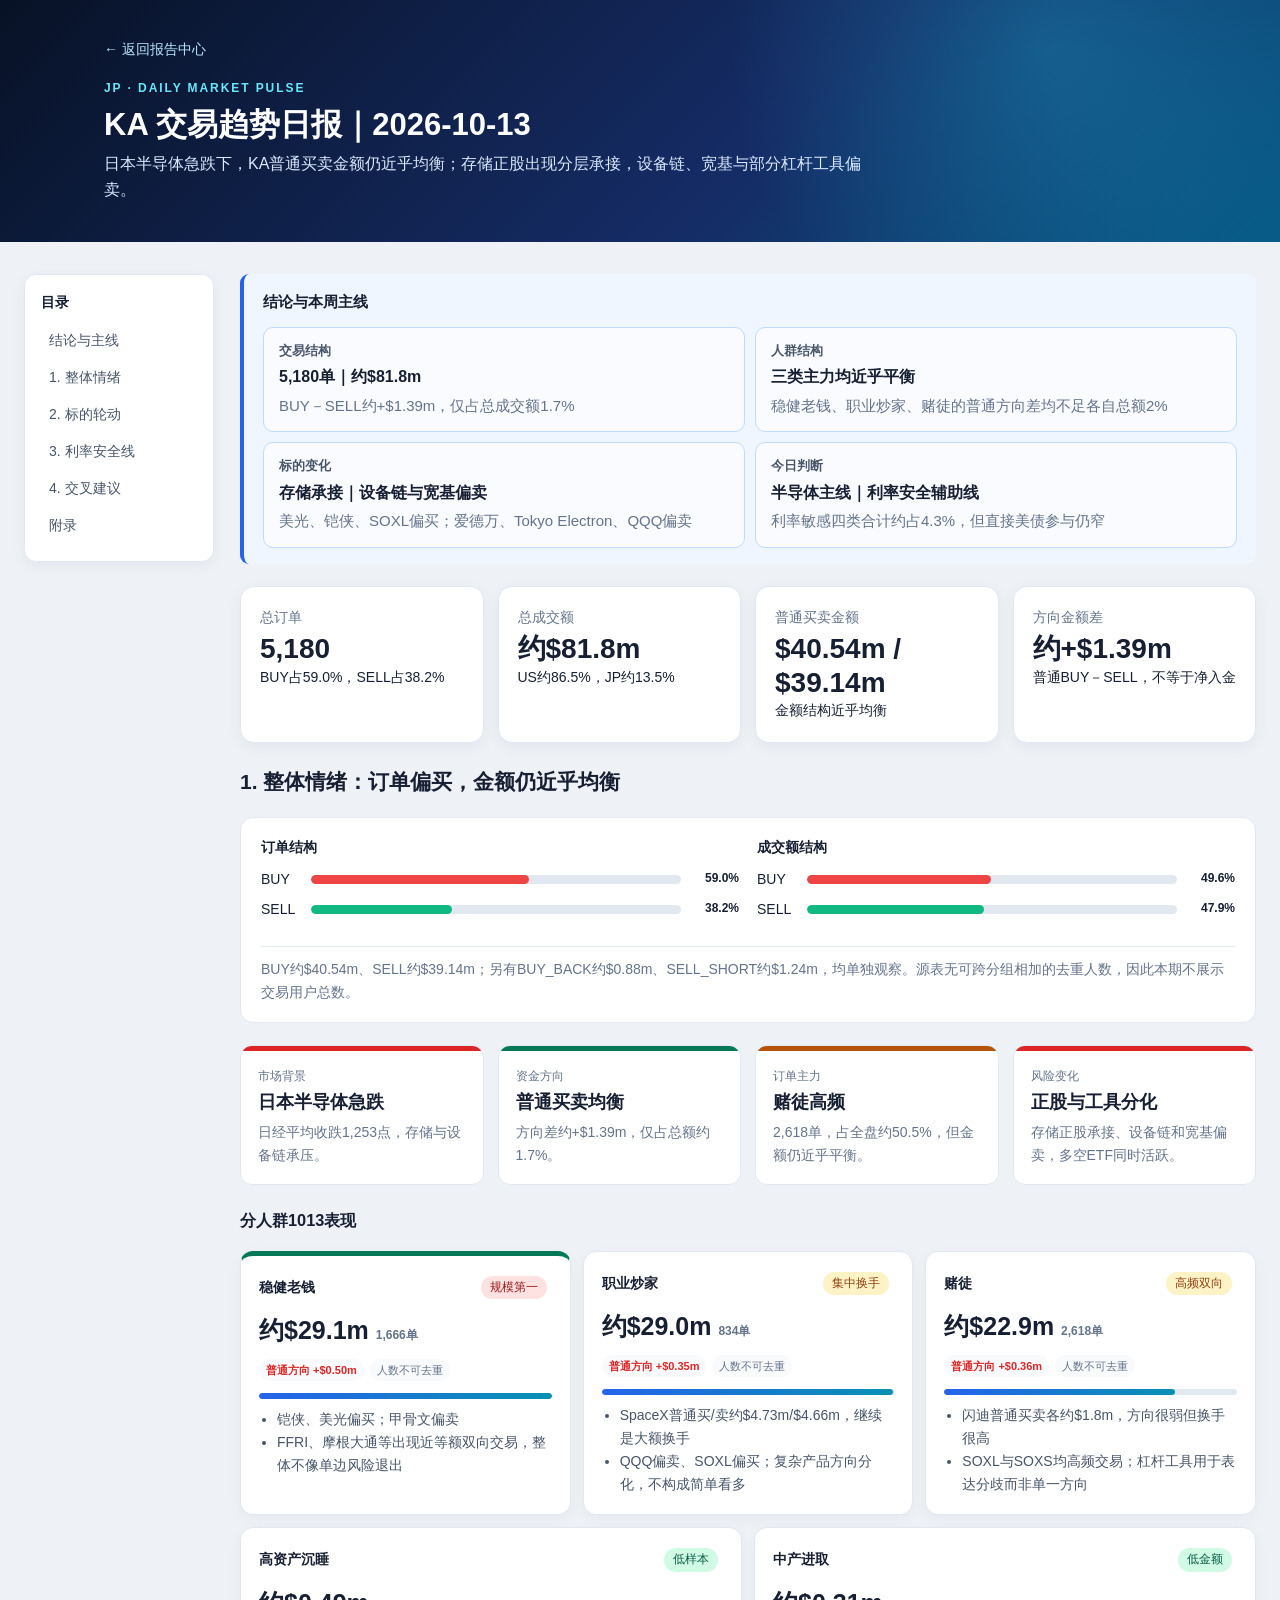
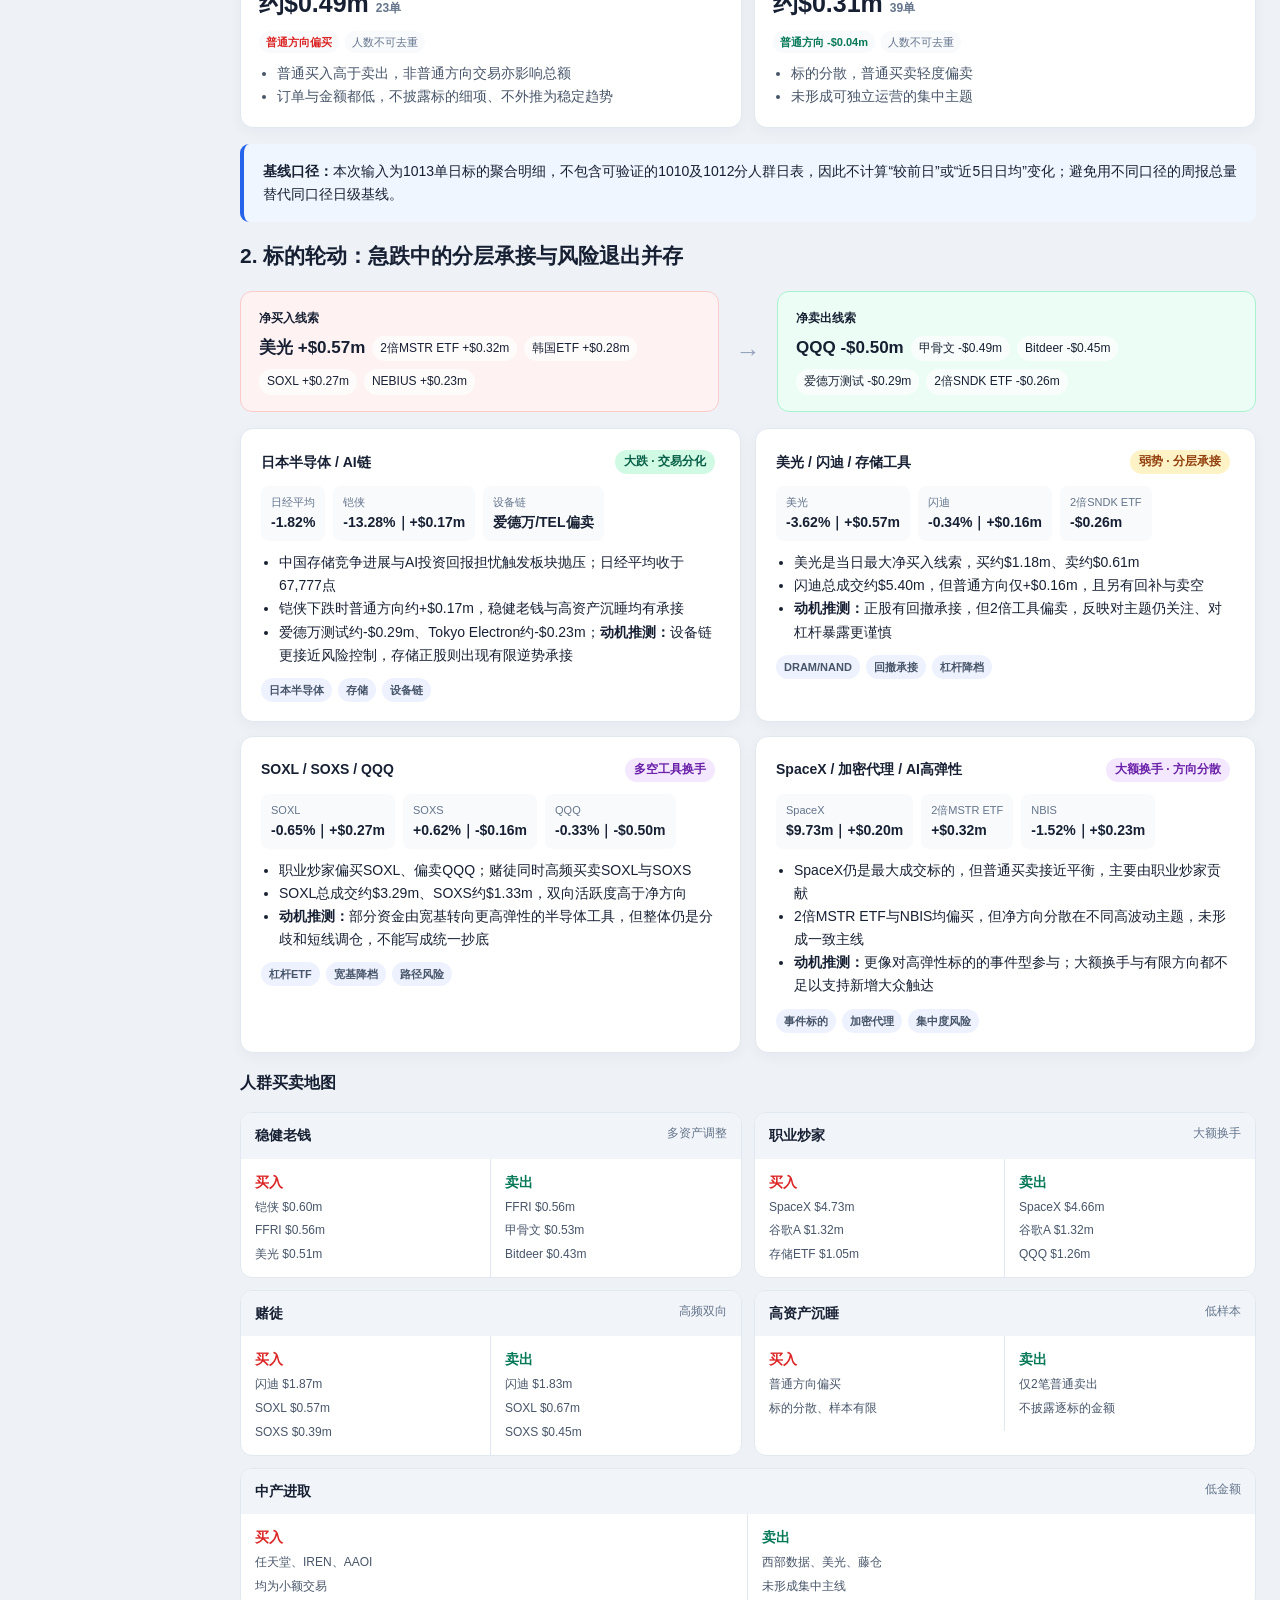
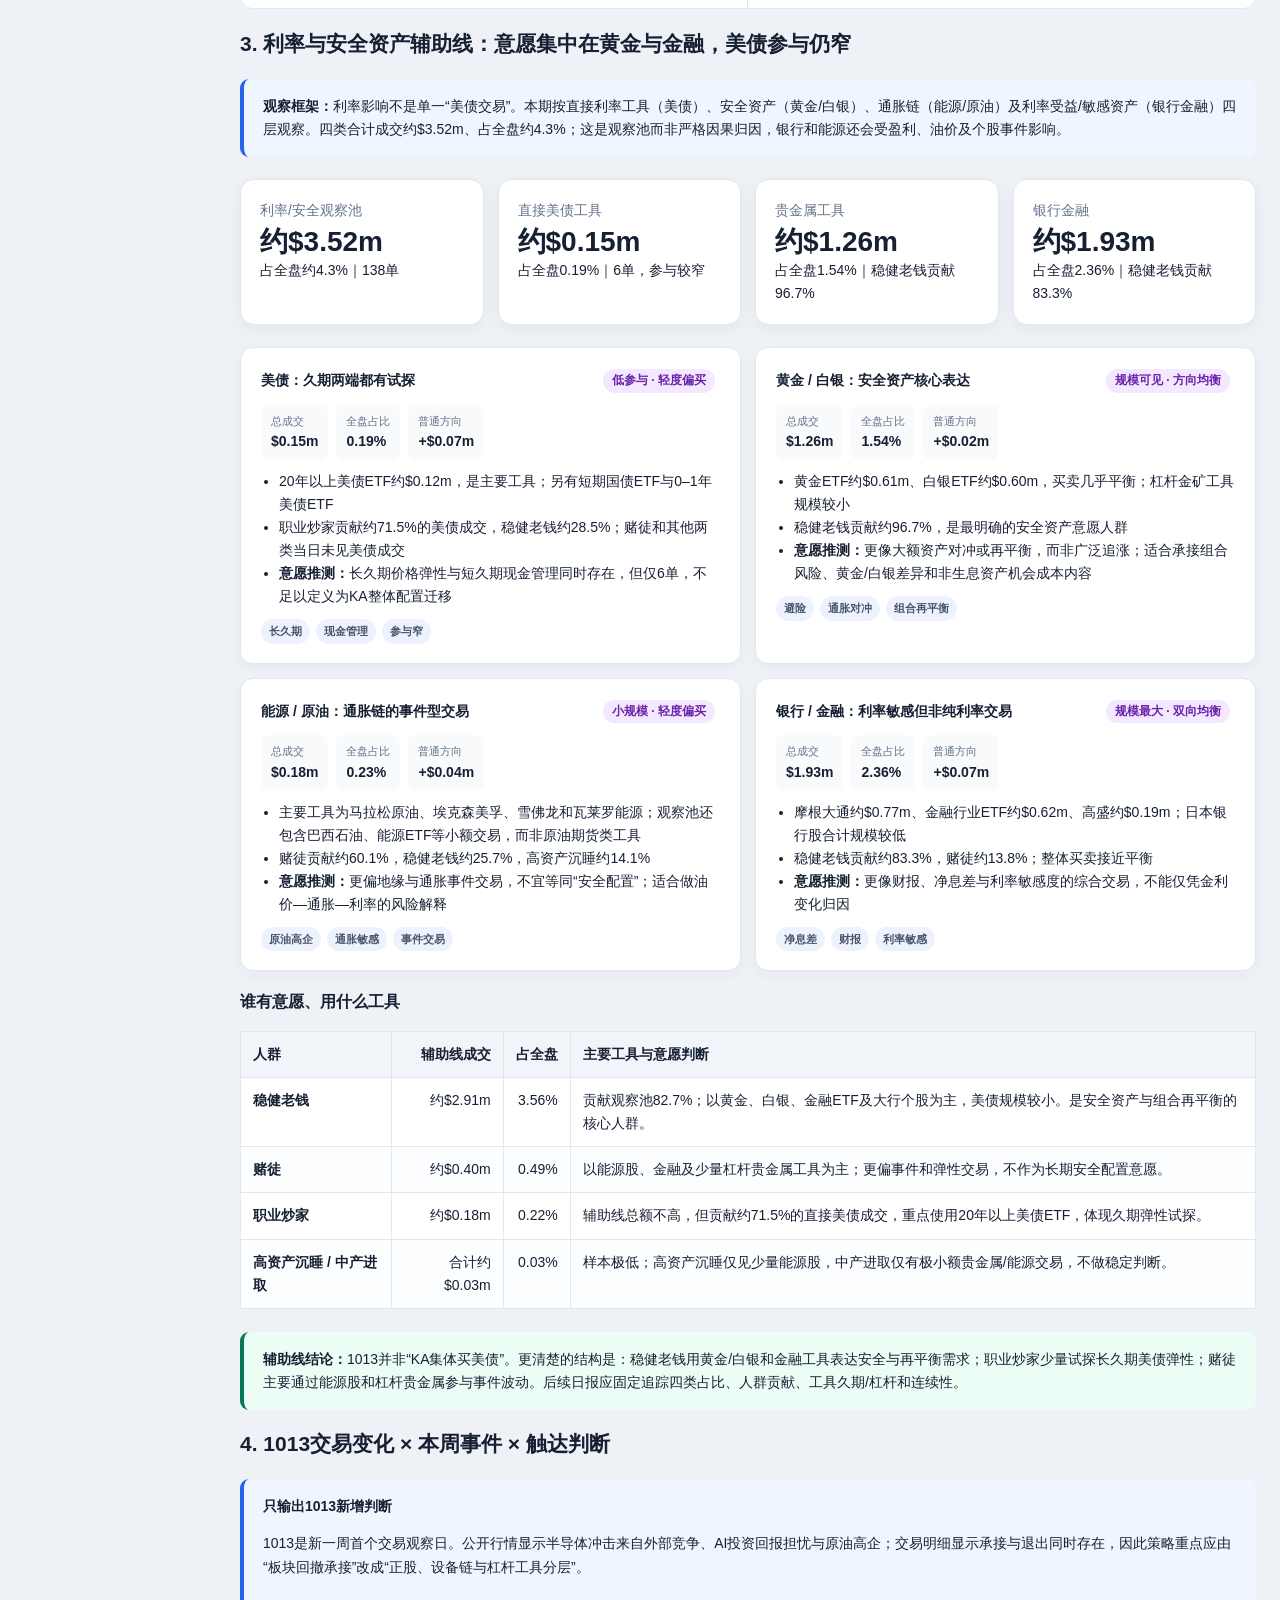
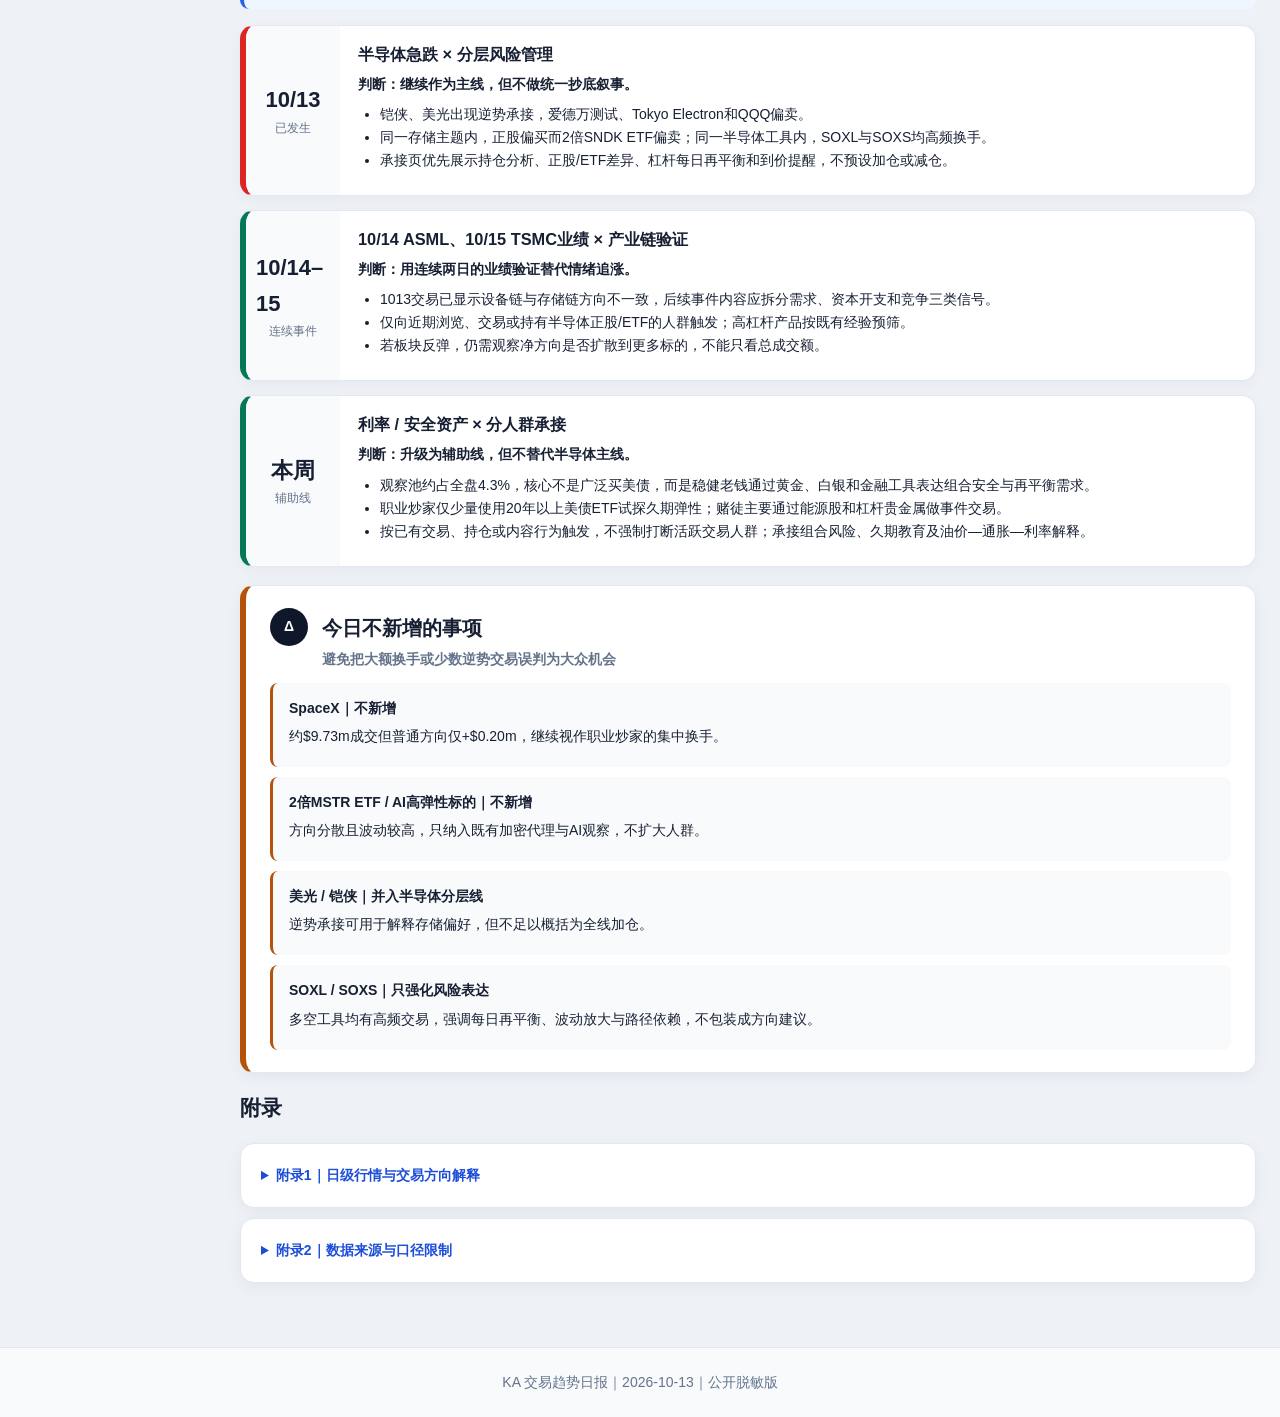
<file: reports/2026/2026-10-13/index.html>
<!doctype html>
<html lang="zh-CN">
<head>
  <meta charset="utf-8">
  <meta name="viewport" content="width=device-width,initial-scale=1">
  <meta name="robots" content="noindex,nofollow">
  <meta http-equiv="cache-control" content="no-cache, no-store, must-revalidate">
  <meta http-equiv="pragma" content="no-cache">
  <meta http-equiv="expires" content="0">
  <title>KA 交易趋势日报｜2026-10-13</title>
  <link rel="stylesheet" href="../../../assets/site.css">
</head>
<body class="report-page">
<header class="hero report-hero"><div class="shell"><a class="back" href="../../../">← 返回报告中心</a><div class="eyebrow">JP · DAILY MARKET PULSE</div><h1>KA 交易趋势日报｜2026-10-13</h1><p>日本半导体急跌下，KA普通买卖金额仍近乎均衡；存储正股出现分层承接，设备链、宽基与部分杠杆工具偏卖。</p></div></header>
<main class="shell report-layout">
  <aside class="toc"><strong>目录</strong><a href="#overview">结论与主线</a><a href="#sentiment">1. 整体情绪</a><a href="#rotation">2. 标的轮动</a><a href="#rates">3. 利率安全线</a><a href="#strategy">4. 交叉建议</a><a href="#principles">附录</a></aside>
  <div class="report-content">

  <section class="callout executive" id="overview">
    <strong>结论与本周主线</strong>
    <div class="conclusion-grid">
      <div><small>交易结构</small><b>5,180单｜约$81.8m</b><span>BUY－SELL约+$1.39m，仅占总成交额1.7%</span></div>
      <div><small>人群结构</small><b>三类主力均近乎平衡</b><span>稳健老钱、职业炒家、赌徒的普通方向差均不足各自总额2%</span></div>
      <div><small>标的变化</small><b>存储承接｜设备链与宽基偏卖</b><span>美光、铠侠、SOXL偏买；爱德万、Tokyo Electron、QQQ偏卖</span></div>
      <div><small>今日判断</small><b>半导体主线｜利率安全辅助线</b><span>利率敏感四类合计约占4.3%，但直接美债参与仍窄</span></div>
    </div>
  </section>

  <div class="cards">
    <div class="card"><div class="label">总订单</div><div class="value">5,180</div><div>BUY占59.0%，SELL占38.2%</div></div>
    <div class="card"><div class="label">总成交额</div><div class="value">约$81.8m</div><div>US约86.5%，JP约13.5%</div></div>
    <div class="card"><div class="label">普通买卖金额</div><div class="value">$40.54m / $39.14m</div><div>金额结构近乎均衡</div></div>
    <div class="card"><div class="label">方向金额差</div><div class="value">约+$1.39m</div><div>普通BUY－SELL，不等于净入金</div></div>
  </div>

  <h2 id="sentiment">1. 整体情绪：订单偏买，金额仍近乎均衡</h2>
  <section class="mini-chart" aria-label="买卖订单与成交额对比">
    <div class="chart-group"><strong>订单结构</strong><div class="bar-row"><span>BUY</span><div class="track"><i class="buy-bar" style="width:59.0%"></i></div><b>59.0%</b></div><div class="bar-row"><span>SELL</span><div class="track"><i class="sell-bar" style="width:38.2%"></i></div><b>38.2%</b></div></div>
    <div class="chart-group"><strong>成交额结构</strong><div class="bar-row"><span>BUY</span><div class="track"><i class="buy-bar" style="width:49.6%"></i></div><b>49.6%</b></div><div class="bar-row"><span>SELL</span><div class="track"><i class="sell-bar" style="width:47.9%"></i></div><b>47.9%</b></div></div>
    <div class="chart-note">BUY约$40.54m、SELL约$39.14m；另有BUY_BACK约$0.88m、SELL_SHORT约$1.24m，均单独观察。源表无可跨分组相加的去重人数，因此本期不展示交易用户总数。</div>
  </section>

  <div class="signals">
    <div class="signal-card alert"><i></i><small>市场背景</small><strong>日本半导体急跌</strong><span>日经平均收跌1,253点，存储与设备链承压。</span></div>
    <div class="signal-card stable"><i></i><small>资金方向</small><strong>普通买卖均衡</strong><span>方向差约+$1.39m，仅占总额约1.7%。</span></div>
    <div class="signal-card watch"><i></i><small>订单主力</small><strong>赌徒高频</strong><span>2,618单，占全盘约50.5%，但金额仍近乎平衡。</span></div>
    <div class="signal-card alert"><i></i><small>风险变化</small><strong>正股与工具分化</strong><span>存储正股承接、设备链和宽基偏卖，多空ETF同时活跃。</span></div>
  </div>

  <h3>分人群1013表现</h3>
  <div class="crowd-trend-grid">
    <article class="trend-card emphasis"><div class="trend-title"><strong>稳健老钱</strong><span class="tag red">规模第一</span></div><div class="trend-amount">约$29.1m <small>1,666单</small></div><div class="delta-row"><span class="up">普通方向 +$0.50m</span><span class="muted">人数不可去重</span></div><div class="contribution-bar"><i style="width:100%"></i></div><ul><li>铠侠、美光偏买；甲骨文偏卖</li><li>FFRI、摩根大通等出现近等额双向交易，整体不像单边风险退出</li></ul></article>
    <article class="trend-card"><div class="trend-title"><strong>职业炒家</strong><span class="tag amber">集中换手</span></div><div class="trend-amount">约$29.0m <small>834单</small></div><div class="delta-row"><span class="up">普通方向 +$0.35m</span><span class="muted">人数不可去重</span></div><div class="contribution-bar"><i style="width:99.5%"></i></div><ul><li>SpaceX普通买/卖约$4.73m/$4.66m，继续是大额换手</li><li>QQQ偏卖、SOXL偏买；复杂产品方向分化，不构成简单看多</li></ul></article>
    <article class="trend-card"><div class="trend-title"><strong>赌徒</strong><span class="tag amber">高频双向</span></div><div class="trend-amount">约$22.9m <small>2,618单</small></div><div class="delta-row"><span class="up">普通方向 +$0.36m</span><span class="muted">人数不可去重</span></div><div class="contribution-bar"><i style="width:78.8%"></i></div><ul><li>闪迪普通买卖各约$1.8m，方向很弱但换手很高</li><li>SOXL与SOXS均高频交易；杠杆工具用于表达分歧而非单一方向</li></ul></article>
    <article class="trend-card compact"><div class="trend-title"><strong>高资产沉睡</strong><span class="tag green">低样本</span></div><div class="trend-amount">约$0.49m <small>23单</small></div><div class="delta-row"><span class="up">普通方向偏买</span><span class="muted">人数不可去重</span></div><ul><li>普通买入高于卖出，非普通方向交易亦影响总额</li><li>订单与金额都低，不披露标的细项、不外推为稳定趋势</li></ul></article>
    <article class="trend-card compact"><div class="trend-title"><strong>中产进取</strong><span class="tag green">低金额</span></div><div class="trend-amount">约$0.31m <small>39单</small></div><div class="delta-row"><span class="down">普通方向 -$0.04m</span><span class="muted">人数不可去重</span></div><ul><li>标的分散，普通买卖轻度偏卖</li><li>未形成可独立运营的集中主题</li></ul></article>
  </div>
  <section class="callout"><strong>基线口径：</strong>本次输入为1013单日标的聚合明细，不包含可验证的1010及1012分人群日表，因此不计算“较前日”或“近5日日均”变化；避免用不同口径的周报总量替代同口径日级基线。</section>

  <h2 id="rotation">2. 标的轮动：急跌中的分层承接与风险退出并存</h2>
  <div class="rotation-summary">
    <div class="rotation-lane buy"><small>净买入线索</small><strong>美光 +$0.57m</strong><span>2倍MSTR ETF +$0.32m</span><span>韩国ETF +$0.28m</span><span>SOXL +$0.27m</span><span>NEBIUS +$0.23m</span></div>
    <div class="rotation-arrow">→</div>
    <div class="rotation-lane sell"><small>净卖出线索</small><strong>QQQ -$0.50m</strong><span>甲骨文 -$0.49m</span><span>Bitdeer -$0.45m</span><span>爱德万测试 -$0.29m</span><span>2倍SNDK ETF -$0.26m</span></div>
  </div>

  <div class="asset-grid">
    <article class="asset-card"><div class="asset-head"><strong>日本半导体 / AI链</strong><span class="tag move-down-sell">大跌 · 交易分化</span></div><div class="metric-strip"><span>日经平均<b>-1.82%</b></span><span>铠侠<b>-13.28%｜+$0.17m</b></span><span>设备链<b>爱德万/TEL偏卖</b></span></div><ul><li>中国存储竞争进展与AI投资回报担忧触发板块抛压；日经平均收于67,777点</li><li>铠侠下跌时普通方向约+$0.17m，稳健老钱与高资产沉睡均有承接</li><li>爱德万测试约-$0.29m、Tokyo Electron约-$0.23m；<b>动机推测：</b>设备链更接近风险控制，存储正股则出现有限逆势承接</li></ul><div class="theme-chips"><span>日本半导体</span><span>存储</span><span>设备链</span></div></article>
    <article class="asset-card"><div class="asset-head"><strong>美光 / 闪迪 / 存储工具</strong><span class="tag move-down-buy">弱势 · 分层承接</span></div><div class="metric-strip"><span>美光<b>-3.62%｜+$0.57m</b></span><span>闪迪<b>-0.34%｜+$0.16m</b></span><span>2倍SNDK ETF<b>-$0.26m</b></span></div><ul><li>美光是当日最大净买入线索，买约$1.18m、卖约$0.61m</li><li>闪迪总成交约$5.40m，但普通方向仅+$0.16m，且另有回补与卖空</li><li><b>动机推测：</b>正股有回撤承接，但2倍工具偏卖，反映对主题仍关注、对杠杆暴露更谨慎</li></ul><div class="theme-chips"><span>DRAM/NAND</span><span>回撤承接</span><span>杠杆降档</span></div></article>
    <article class="asset-card"><div class="asset-head"><strong>SOXL / SOXS / QQQ</strong><span class="tag move-up-mixed">多空工具换手</span></div><div class="metric-strip"><span>SOXL<b>-0.65%｜+$0.27m</b></span><span>SOXS<b>+0.62%｜-$0.16m</b></span><span>QQQ<b>-0.33%｜-$0.50m</b></span></div><ul><li>职业炒家偏买SOXL、偏卖QQQ；赌徒同时高频买卖SOXL与SOXS</li><li>SOXL总成交约$3.29m、SOXS约$1.33m，双向活跃度高于净方向</li><li><b>动机推测：</b>部分资金由宽基转向更高弹性的半导体工具，但整体仍是分歧和短线调仓，不能写成统一抄底</li></ul><div class="theme-chips"><span>杠杆ETF</span><span>宽基降档</span><span>路径风险</span></div></article>
    <article class="asset-card"><div class="asset-head"><strong>SpaceX / 加密代理 / AI高弹性</strong><span class="tag move-up-mixed">大额换手 · 方向分散</span></div><div class="metric-strip"><span>SpaceX<b>$9.73m｜+$0.20m</b></span><span>2倍MSTR ETF<b>+$0.32m</b></span><span>NBIS<b>-1.52%｜+$0.23m</b></span></div><ul><li>SpaceX仍是最大成交标的，但普通买卖接近平衡，主要由职业炒家贡献</li><li>2倍MSTR ETF与NBIS均偏买，但净方向分散在不同高波动主题，未形成一致主线</li><li><b>动机推测：</b>更像对高弹性标的的事件型参与；大额换手与有限方向都不足以支持新增大众触达</li></ul><div class="theme-chips"><span>事件标的</span><span>加密代理</span><span>集中度风险</span></div></article>
  </div>

  <h3>人群买卖地图</h3>
  <div class="trade-map">
    <article><header><strong>稳健老钱</strong><span>多资产调整</span></header><div class="trade-columns"><div class="trade-buy"><b>买入</b><span>铠侠 $0.60m</span><span>FFRI $0.56m</span><span>美光 $0.51m</span></div><div class="trade-sell"><b>卖出</b><span>FFRI $0.56m</span><span>甲骨文 $0.53m</span><span>Bitdeer $0.43m</span></div></div></article>
    <article><header><strong>职业炒家</strong><span>大额换手</span></header><div class="trade-columns"><div class="trade-buy"><b>买入</b><span>SpaceX $4.73m</span><span>谷歌A $1.32m</span><span>存储ETF $1.05m</span></div><div class="trade-sell"><b>卖出</b><span>SpaceX $4.66m</span><span>谷歌A $1.32m</span><span>QQQ $1.26m</span></div></div></article>
    <article><header><strong>赌徒</strong><span>高频双向</span></header><div class="trade-columns"><div class="trade-buy"><b>买入</b><span>闪迪 $1.87m</span><span>SOXL $0.57m</span><span>SOXS $0.39m</span></div><div class="trade-sell"><b>卖出</b><span>闪迪 $1.83m</span><span>SOXL $0.67m</span><span>SOXS $0.45m</span></div></div></article>
    <article><header><strong>高资产沉睡</strong><span>低样本</span></header><div class="trade-columns"><div class="trade-buy"><b>买入</b><span>普通方向偏买</span><span>标的分散、样本有限</span></div><div class="trade-sell"><b>卖出</b><span>仅2笔普通卖出</span><span>不披露逐标的金额</span></div></div></article>
    <article><header><strong>中产进取</strong><span>低金额</span></header><div class="trade-columns"><div class="trade-buy"><b>买入</b><span>任天堂、IREN、AAOI</span><span>均为小额交易</span></div><div class="trade-sell"><b>卖出</b><span>西部数据、美光、藤仓</span><span>未形成集中主线</span></div></div></article>
  </div>

  <h2 id="rates">3. 利率与安全资产辅助线：意愿集中在黄金与金融，美债参与仍窄</h2>
  <section class="callout"><strong>观察框架：</strong>利率影响不是单一“美债交易”。本期按直接利率工具（美债）、安全资产（黄金/白银）、通胀链（能源/原油）及利率受益/敏感资产（银行金融）四层观察。四类合计成交约$3.52m、占全盘约4.3%；这是观察池而非严格因果归因，银行和能源还会受盈利、油价及个股事件影响。</section>
  <div class="cards">
    <div class="card"><div class="label">利率/安全观察池</div><div class="value">约$3.52m</div><div>占全盘约4.3%｜138单</div></div>
    <div class="card"><div class="label">直接美债工具</div><div class="value">约$0.15m</div><div>占全盘0.19%｜6单，参与较窄</div></div>
    <div class="card"><div class="label">贵金属工具</div><div class="value">约$1.26m</div><div>占全盘1.54%｜稳健老钱贡献96.7%</div></div>
    <div class="card"><div class="label">银行金融</div><div class="value">约$1.93m</div><div>占全盘2.36%｜稳健老钱贡献83.3%</div></div>
  </div>
  <div class="asset-grid">
    <article class="asset-card"><div class="asset-head"><strong>美债：久期两端都有试探</strong><span class="tag move-up-mixed">低参与 · 轻度偏买</span></div><div class="metric-strip"><span>总成交<b>$0.15m</b></span><span>全盘占比<b>0.19%</b></span><span>普通方向<b>+$0.07m</b></span></div><ul><li>20年以上美债ETF约$0.12m，是主要工具；另有短期国债ETF与0–1年美债ETF</li><li>职业炒家贡献约71.5%的美债成交，稳健老钱约28.5%；赌徒和其他两类当日未见美债成交</li><li><b>意愿推测：</b>长久期价格弹性与短久期现金管理同时存在，但仅6单，不足以定义为KA整体配置迁移</li></ul><div class="theme-chips"><span>长久期</span><span>现金管理</span><span>参与窄</span></div></article>
    <article class="asset-card"><div class="asset-head"><strong>黄金 / 白银：安全资产核心表达</strong><span class="tag move-up-mixed">规模可见 · 方向均衡</span></div><div class="metric-strip"><span>总成交<b>$1.26m</b></span><span>全盘占比<b>1.54%</b></span><span>普通方向<b>+$0.02m</b></span></div><ul><li>黄金ETF约$0.61m、白银ETF约$0.60m，买卖几乎平衡；杠杆金矿工具规模较小</li><li>稳健老钱贡献约96.7%，是最明确的安全资产意愿人群</li><li><b>意愿推测：</b>更像大额资产对冲或再平衡，而非广泛追涨；适合承接组合风险、黄金/白银差异和非生息资产机会成本内容</li></ul><div class="theme-chips"><span>避险</span><span>通胀对冲</span><span>组合再平衡</span></div></article>
    <article class="asset-card"><div class="asset-head"><strong>能源 / 原油：通胀链的事件型交易</strong><span class="tag move-up-mixed">小规模 · 轻度偏买</span></div><div class="metric-strip"><span>总成交<b>$0.18m</b></span><span>全盘占比<b>0.23%</b></span><span>普通方向<b>+$0.04m</b></span></div><ul><li>主要工具为马拉松原油、埃克森美孚、雪佛龙和瓦莱罗能源；观察池还包含巴西石油、能源ETF等小额交易，而非原油期货类工具</li><li>赌徒贡献约60.1%，稳健老钱约25.7%，高资产沉睡约14.1%</li><li><b>意愿推测：</b>更偏地缘与通胀事件交易，不宜等同“安全配置”；适合做油价—通胀—利率的风险解释</li></ul><div class="theme-chips"><span>原油高企</span><span>通胀敏感</span><span>事件交易</span></div></article>
    <article class="asset-card"><div class="asset-head"><strong>银行 / 金融：利率敏感但非纯利率交易</strong><span class="tag move-up-mixed">规模最大 · 双向均衡</span></div><div class="metric-strip"><span>总成交<b>$1.93m</b></span><span>全盘占比<b>2.36%</b></span><span>普通方向<b>+$0.07m</b></span></div><ul><li>摩根大通约$0.77m、金融行业ETF约$0.62m、高盛约$0.19m；日本银行股合计规模较低</li><li>稳健老钱贡献约83.3%，赌徒约13.8%；整体买卖接近平衡</li><li><b>意愿推测：</b>更像财报、净息差与利率敏感度的综合交易，不能仅凭金利变化归因</li></ul><div class="theme-chips"><span>净息差</span><span>财报</span><span>利率敏感</span></div></article>
  </div>
  <h3>谁有意愿、用什么工具</h3>
  <table><thead><tr><th>人群</th><th class="num">辅助线成交</th><th class="num">占全盘</th><th>主要工具与意愿判断</th></tr></thead><tbody>
    <tr><td><strong>稳健老钱</strong></td><td class="num">约$2.91m</td><td class="num">3.56%</td><td>贡献观察池82.7%；以黄金、白银、金融ETF及大行个股为主，美债规模较小。是安全资产与组合再平衡的核心人群。</td></tr>
    <tr><td><strong>赌徒</strong></td><td class="num">约$0.40m</td><td class="num">0.49%</td><td>以能源股、金融及少量杠杆贵金属工具为主；更偏事件和弹性交易，不作为长期安全配置意愿。</td></tr>
    <tr><td><strong>职业炒家</strong></td><td class="num">约$0.18m</td><td class="num">0.22%</td><td>辅助线总额不高，但贡献约71.5%的直接美债成交，重点使用20年以上美债ETF，体现久期弹性试探。</td></tr>
    <tr><td><strong>高资产沉睡 / 中产进取</strong></td><td class="num">合计约$0.03m</td><td class="num">0.03%</td><td>样本极低；高资产沉睡仅见少量能源股，中产进取仅有极小额贵金属/能源交易，不做稳定判断。</td></tr>
  </tbody></table>
  <section class="callout green"><strong>辅助线结论：</strong>1013并非“KA集体买美债”。更清楚的结构是：稳健老钱用黄金/白银和金融工具表达安全与再平衡需求；职业炒家少量试探长久期美债弹性；赌徒主要通过能源股和杠杆贵金属参与事件波动。后续日报应固定追踪四类占比、人群贡献、工具久期/杠杆和连续性。</section>

  <h2 id="strategy">4. 1013交易变化 × 本周事件 × 触达判断</h2>
  <section class="callout action-summary"><strong>只输出1013新增判断</strong><p>1013是新一周首个交易观察日。公开行情显示半导体冲击来自外部竞争、AI投资回报担忧与原油高企；交易明细显示承接与退出同时存在，因此策略重点应由“板块回撤承接”改成“正股、设备链与杠杆工具分层”。</p></section>

  <div class="calendar-strip">
    <article class="calendar-card strengthen"><div class="calendar-date"><b>10/13</b><span>已发生</span></div><div><h3>半导体急跌 × 分层风险管理</h3><p><strong>判断：继续作为主线，但不做统一抄底叙事。</strong></p><ul><li>铠侠、美光出现逆势承接，爱德万测试、Tokyo Electron和QQQ偏卖。</li><li>同一存储主题内，正股偏买而2倍SNDK ETF偏卖；同一半导体工具内，SOXL与SOXS均高频换手。</li><li>承接页优先展示持仓分析、正股/ETF差异、杠杆每日再平衡和到价提醒，不预设加仓或减仓。</li></ul></div></article>
    <article class="calendar-card go"><div class="calendar-date"><b>10/14–15</b><span>连续事件</span></div><div><h3>10/14 ASML、10/15 TSMC业绩 × 产业链验证</h3><p><strong>判断：用连续两日的业绩验证替代情绪追涨。</strong></p><ul><li>1013交易已显示设备链与存储链方向不一致，后续事件内容应拆分需求、资本开支和竞争三类信号。</li><li>仅向近期浏览、交易或持有半导体正股/ETF的人群触发；高杠杆产品按既有经验预筛。</li><li>若板块反弹，仍需观察净方向是否扩散到更多标的，不能只看总成交额。</li></ul></div></article>
    <article class="calendar-card go"><div class="calendar-date"><b>本周</b><span>辅助线</span></div><div><h3>利率 / 安全资产 × 分人群承接</h3><p><strong>判断：升级为辅助线，但不替代半导体主线。</strong></p><ul><li>观察池约占全盘4.3%，核心不是广泛买美债，而是稳健老钱通过黄金、白银和金融工具表达组合安全与再平衡需求。</li><li>职业炒家仅少量使用20年以上美债ETF试探久期弹性；赌徒主要通过能源股和杠杆贵金属做事件交易。</li><li>按已有交易、持仓或内容行为触发，不强制打断活跃交易人群；承接组合风险、久期教育及油价—通胀—利率解释。</li></ul></div></article>
  </div>

  <section class="decision-card hold"><div class="decision-head"><span class="decision-no">Δ</span><div><h3>今日不新增的事项</h3><p class="decision-label">避免把大额换手或少数逆势交易误判为大众机会</p></div></div><div class="opportunity-map"><div><strong>SpaceX｜不新增</strong><p>约$9.73m成交但普通方向仅+$0.20m，继续视作职业炒家的集中换手。</p></div><div><strong>2倍MSTR ETF / AI高弹性标的｜不新增</strong><p>方向分散且波动较高，只纳入既有加密代理与AI观察，不扩大人群。</p></div><div><strong>美光 / 铠侠｜并入半导体分层线</strong><p>逆势承接可用于解释存储偏好，但不足以概括为全线加仓。</p></div><div><strong>SOXL / SOXS｜只强化风险表达</strong><p>多空工具均有高频交易，强调每日再平衡、波动放大与路径依赖，不包装成方向建议。</p></div></div></section>

  <h2 id="principles">附录</h2>
  <div class="appendix-stack">
    <details class="panel appendix"><summary><strong>附录1｜日级行情与交易方向解释</strong></summary><table><thead><tr><th>交易关系</th><th>可能状态</th><th>解释边界</th></tr></thead><tbody><tr><td>上涨 · 偏买</td><td>可能顺势参与</td><td>不能判断具体买点。</td></tr><tr><td>上涨 · 偏卖</td><td>可能兑现</td><td>无成本数据，不能确认获利。</td></tr><tr><td>下跌 · 偏买</td><td>可能逆势承接</td><td>需观察后续是否延续和扩散。</td></tr><tr><td>下跌 · 偏卖</td><td>可能减仓或控制风险</td><td>不能区分止盈、止损和调仓。</td></tr><tr><td>买卖接近平衡</td><td>高换手/分歧</td><td>避免单边判断。</td></tr></tbody></table></details>
    <details class="panel appendix"><summary><strong>附录2｜数据来源与口径限制</strong></summary><ul><li><strong>范围：</strong>1013五类KA标的聚合明细；JP与US合并展示，四类交易方向独立统计。</li><li><strong>核对：</strong>5,180单、约$81.79m；BUY约$40.54m、SELL约$39.14m、BUY_BACK约$0.88m、SELL_SHORT约$1.24m。</li><li><strong>用户：</strong>源表用户数为各分组出现次数，不能跨标的、方向、市场或人群相加去重，因此本期不展示去重交易用户。</li><li><strong>日期：</strong>源表未带分区日期列；报告日期依据文件交付说明指定为2026-10-13，无法在工作簿内独立复核。</li><li><strong>辅助线分类：</strong>美债工具、贵金属、能源/原油及银行金融按名称规则归类；合计约$3.52m、占全盘4.3%。银行与能源并非纯利率交易，分类仅用于观察利率、通胀与安全资产敏感度。</li><li><strong>方向：</strong>BUY金额－SELL金额只是普通方向成交差，不等于净入金、持仓净变化或真实资金流。</li><li><strong>限制：</strong>缺少成交时点、成交价格、持仓成本和账户现金变化，不确认具体买卖点、盈利、止损或真实动机。</li><li><strong>行情：</strong>日经平均及日本市场背景采用1013收盘公开报道；标的涨跌为1013日级收盘对前一交易日。行情只用于解释边界，不直接归因。</li><li><strong>事件：</strong>ASML与TSMC投资者日历分别列示10/14与10/15业绩发布，报告仅将其作为后续验证窗口。</li><li><strong>安全：</strong>公开版只展示聚合、降精度结果，不包含原始文件、UID、账户、内部链接或可识别客户明细。</li></ul></details>
  </div>
  </div>
</main>
<footer>KA 交易趋势日报｜2026-10-13｜公开脱敏版</footer>
</body>
</html>
</file>
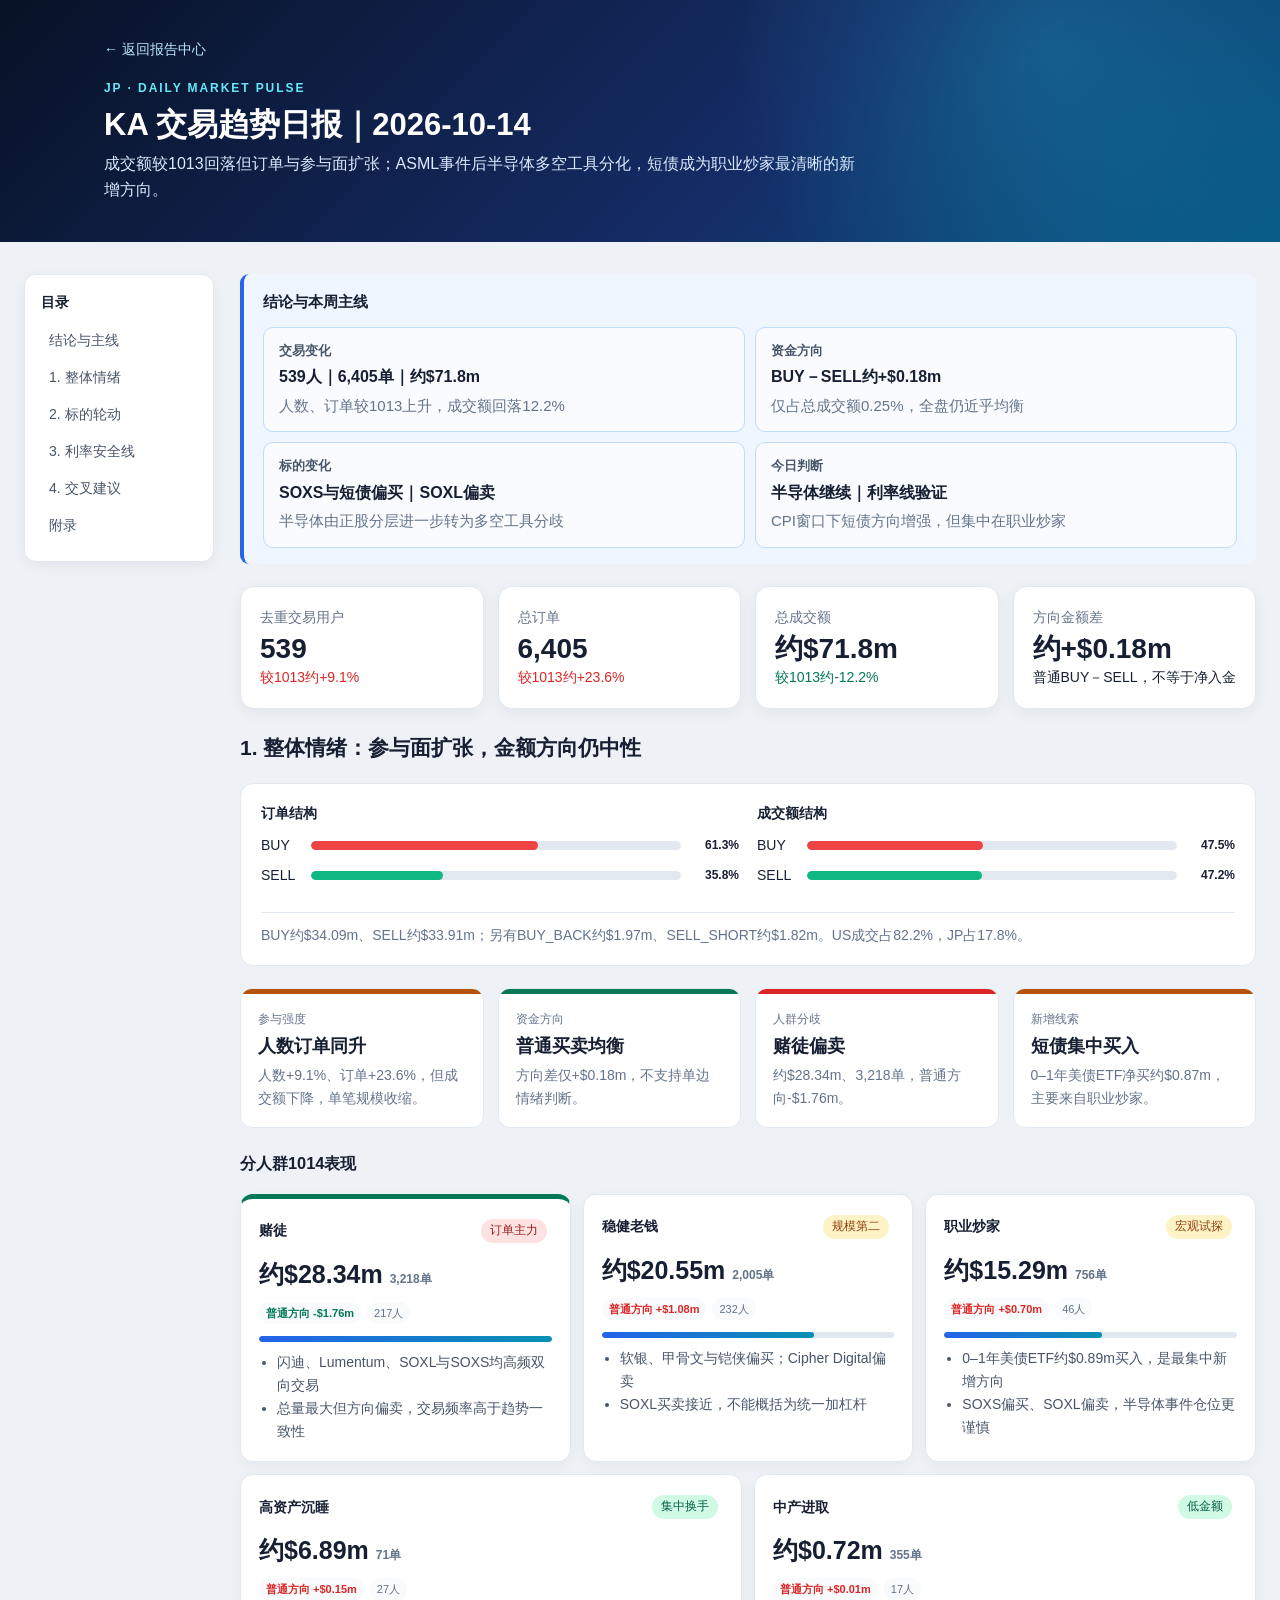
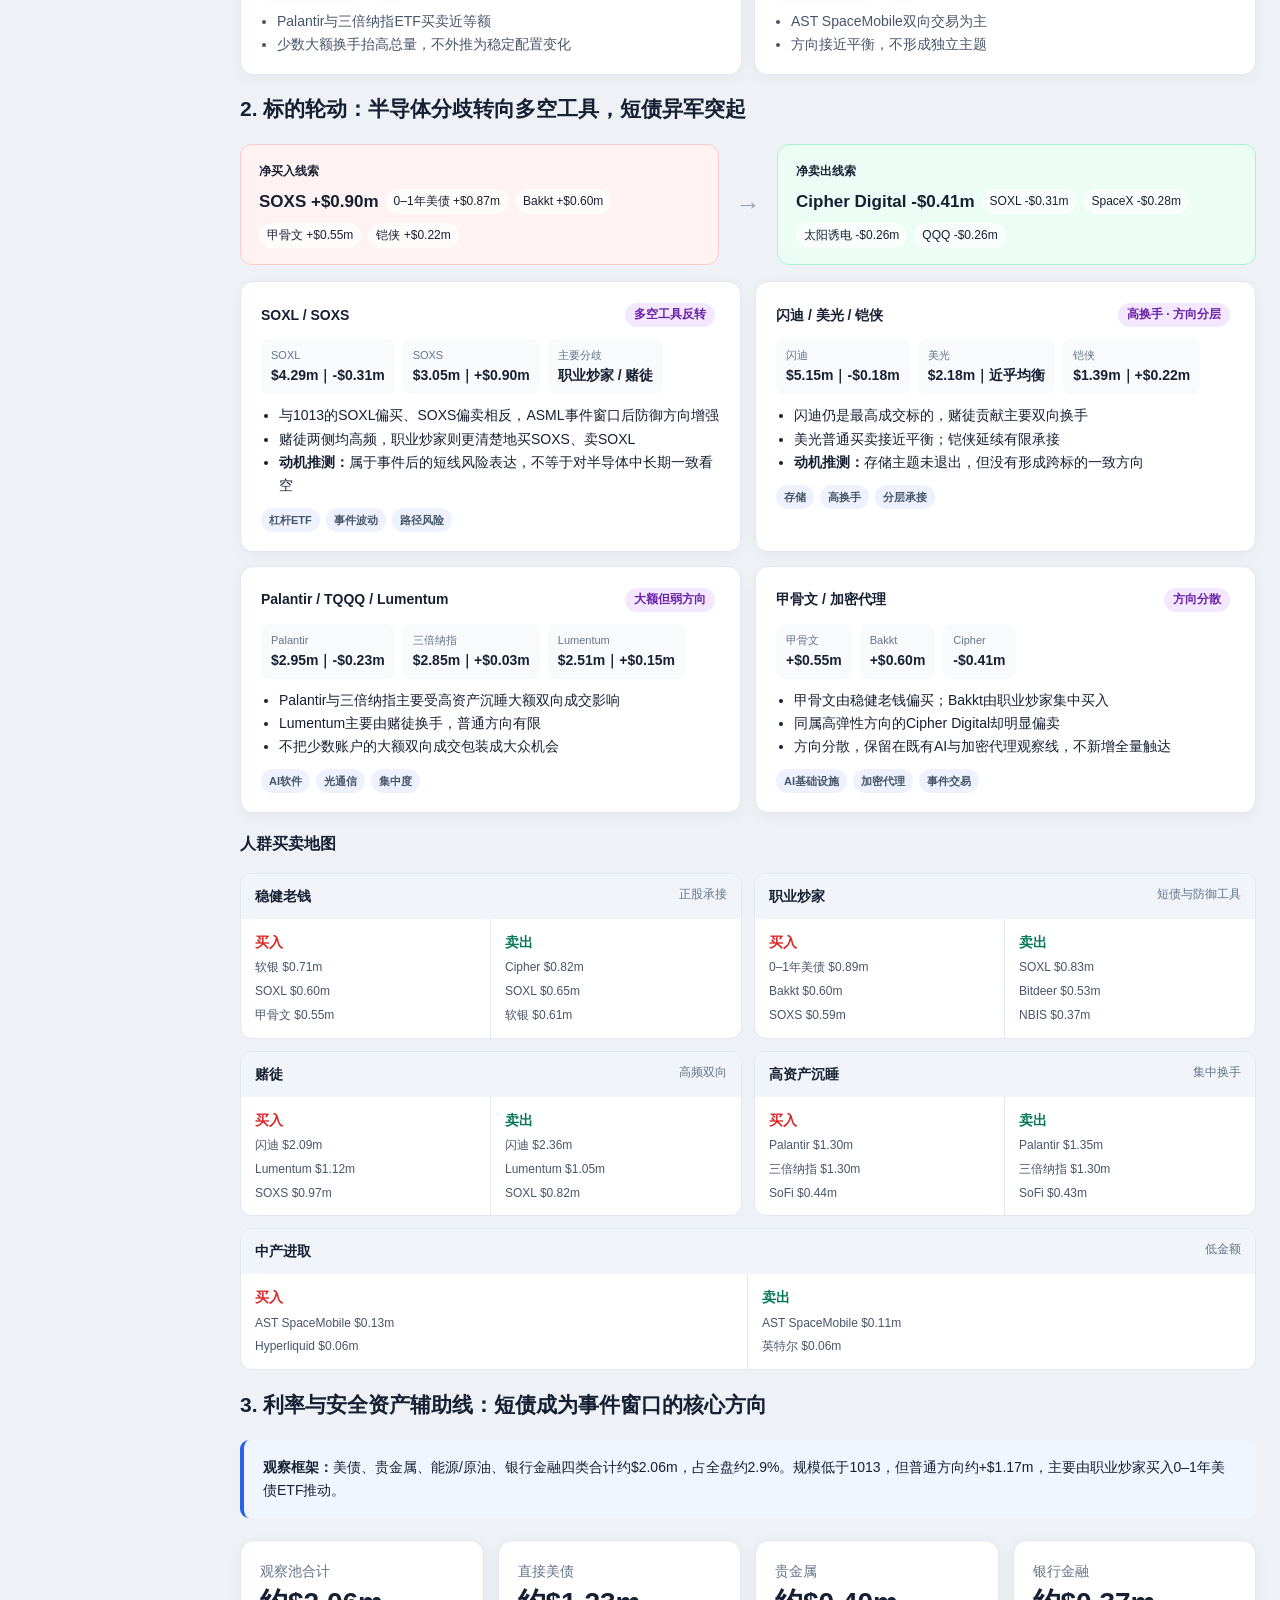
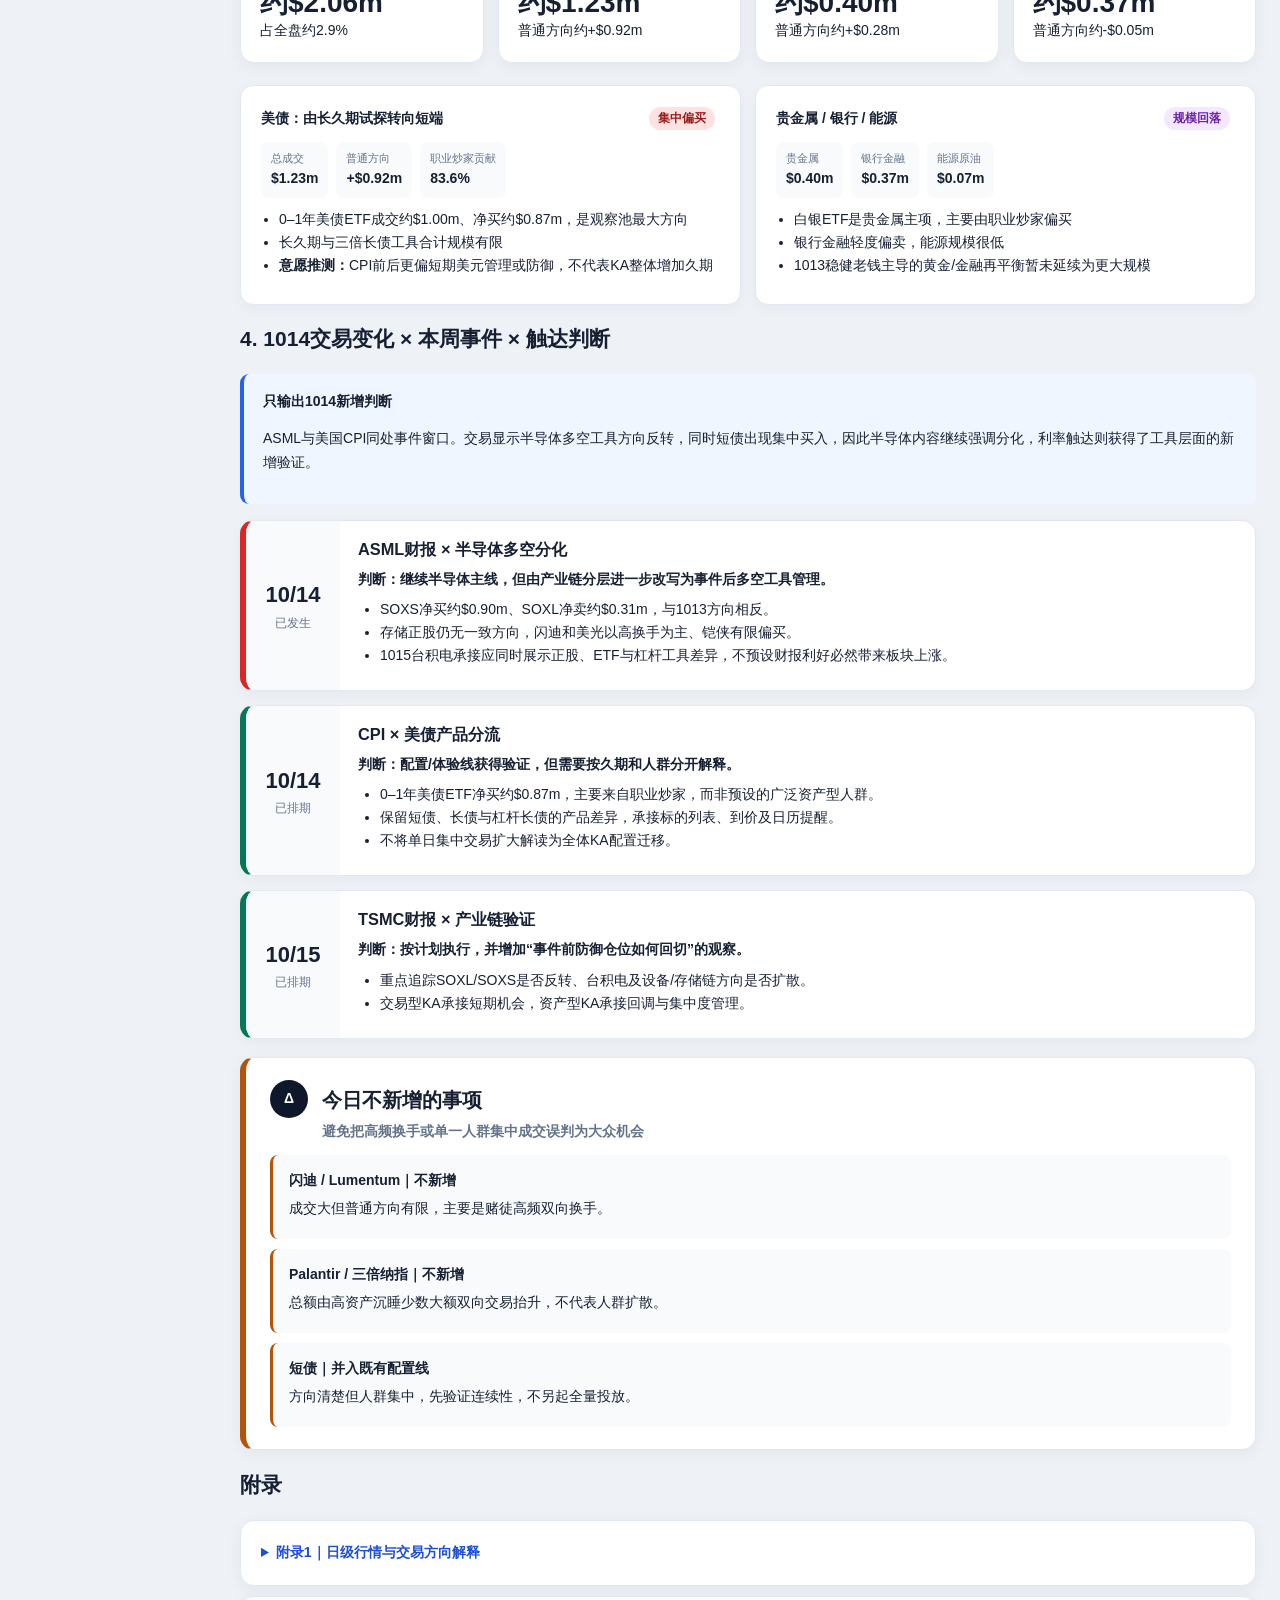
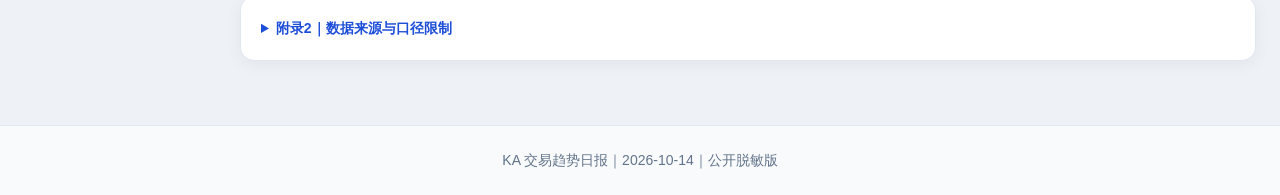
<file: reports/2026/2026-10-14/index.html>
<!doctype html>
<html lang="zh-CN">
<head>
  <meta charset="utf-8">
  <meta name="viewport" content="width=device-width,initial-scale=1">
  <meta name="robots" content="noindex,nofollow">
  <meta http-equiv="cache-control" content="no-cache, no-store, must-revalidate">
  <meta http-equiv="pragma" content="no-cache">
  <meta http-equiv="expires" content="0">
  <title>KA 交易趋势日报｜2026-10-14</title>
  <link rel="stylesheet" href="../../../assets/site.css">
</head>
<body class="report-page">
<header class="hero report-hero"><div class="shell"><a class="back" href="../../../">← 返回报告中心</a><div class="eyebrow">JP · DAILY MARKET PULSE</div><h1>KA 交易趋势日报｜2026-10-14</h1><p>成交额较1013回落但订单与参与面扩张；ASML事件后半导体多空工具分化，短债成为职业炒家最清晰的新增方向。</p></div></header>
<main class="shell report-layout">
  <aside class="toc"><strong>目录</strong><a href="#overview">结论与主线</a><a href="#sentiment">1. 整体情绪</a><a href="#rotation">2. 标的轮动</a><a href="#rates">3. 利率安全线</a><a href="#strategy">4. 交叉建议</a><a href="#principles">附录</a></aside>
  <div class="report-content">

  <section class="callout executive" id="overview"><strong>结论与本周主线</strong><div class="conclusion-grid">
    <div><small>交易变化</small><b>539人｜6,405单｜约$71.8m</b><span>人数、订单较1013上升，成交额回落12.2%</span></div>
    <div><small>资金方向</small><b>BUY－SELL约+$0.18m</b><span>仅占总成交额0.25%，全盘仍近乎均衡</span></div>
    <div><small>标的变化</small><b>SOXS与短债偏买｜SOXL偏卖</b><span>半导体由正股分层进一步转为多空工具分歧</span></div>
    <div><small>今日判断</small><b>半导体继续｜利率线验证</b><span>CPI窗口下短债方向增强，但集中在职业炒家</span></div>
  </div></section>

  <div class="cards">
    <div class="card"><div class="label">去重交易用户</div><div class="value">539</div><div><span class="delta-pos">较1013约+9.1%</span></div></div>
    <div class="card"><div class="label">总订单</div><div class="value">6,405</div><div><span class="delta-pos">较1013约+23.6%</span></div></div>
    <div class="card"><div class="label">总成交额</div><div class="value">约$71.8m</div><div><span class="delta-neg">较1013约-12.2%</span></div></div>
    <div class="card"><div class="label">方向金额差</div><div class="value">约+$0.18m</div><div>普通BUY－SELL，不等于净入金</div></div>
  </div>

  <h2 id="sentiment">1. 整体情绪：参与面扩张，金额方向仍中性</h2>
  <section class="mini-chart" aria-label="买卖订单与成交额对比">
    <div class="chart-group"><strong>订单结构</strong><div class="bar-row"><span>BUY</span><div class="track"><i class="buy-bar" style="width:61.3%"></i></div><b>61.3%</b></div><div class="bar-row"><span>SELL</span><div class="track"><i class="sell-bar" style="width:35.8%"></i></div><b>35.8%</b></div></div>
    <div class="chart-group"><strong>成交额结构</strong><div class="bar-row"><span>BUY</span><div class="track"><i class="buy-bar" style="width:47.5%"></i></div><b>47.5%</b></div><div class="bar-row"><span>SELL</span><div class="track"><i class="sell-bar" style="width:47.2%"></i></div><b>47.2%</b></div></div>
    <div class="chart-note">BUY约$34.09m、SELL约$33.91m；另有BUY_BACK约$1.97m、SELL_SHORT约$1.82m。US成交占82.2%，JP占17.8%。</div>
  </section>

  <div class="signals">
    <div class="signal-card watch"><i></i><small>参与强度</small><strong>人数订单同升</strong><span>人数+9.1%、订单+23.6%，但成交额下降，单笔规模收缩。</span></div>
    <div class="signal-card stable"><i></i><small>资金方向</small><strong>普通买卖均衡</strong><span>方向差仅+$0.18m，不支持单边情绪判断。</span></div>
    <div class="signal-card alert"><i></i><small>人群分歧</small><strong>赌徒偏卖</strong><span>约$28.34m、3,218单，普通方向-$1.76m。</span></div>
    <div class="signal-card watch"><i></i><small>新增线索</small><strong>短债集中买入</strong><span>0–1年美债ETF净买约$0.87m，主要来自职业炒家。</span></div>
  </div>

  <h3>分人群1014表现</h3>
  <div class="crowd-trend-grid">
    <article class="trend-card emphasis"><div class="trend-title"><strong>赌徒</strong><span class="tag red">订单主力</span></div><div class="trend-amount">约$28.34m <small>3,218单</small></div><div class="delta-row"><span class="down">普通方向 -$1.76m</span><span class="muted">217人</span></div><div class="contribution-bar"><i style="width:100%"></i></div><ul><li>闪迪、Lumentum、SOXL与SOXS均高频双向交易</li><li>总量最大但方向偏卖，交易频率高于趋势一致性</li></ul></article>
    <article class="trend-card"><div class="trend-title"><strong>稳健老钱</strong><span class="tag amber">规模第二</span></div><div class="trend-amount">约$20.55m <small>2,005单</small></div><div class="delta-row"><span class="up">普通方向 +$1.08m</span><span class="muted">232人</span></div><div class="contribution-bar"><i style="width:72.5%"></i></div><ul><li>软银、甲骨文与铠侠偏买；Cipher Digital偏卖</li><li>SOXL买卖接近，不能概括为统一加杠杆</li></ul></article>
    <article class="trend-card"><div class="trend-title"><strong>职业炒家</strong><span class="tag amber">宏观试探</span></div><div class="trend-amount">约$15.29m <small>756单</small></div><div class="delta-row"><span class="up">普通方向 +$0.70m</span><span class="muted">46人</span></div><div class="contribution-bar"><i style="width:53.9%"></i></div><ul><li>0–1年美债ETF约$0.89m买入，是最集中新增方向</li><li>SOXS偏买、SOXL偏卖，半导体事件仓位更谨慎</li></ul></article>
    <article class="trend-card compact"><div class="trend-title"><strong>高资产沉睡</strong><span class="tag green">集中换手</span></div><div class="trend-amount">约$6.89m <small>71单</small></div><div class="delta-row"><span class="up">普通方向 +$0.15m</span><span class="muted">27人</span></div><ul><li>Palantir与三倍纳指ETF买卖近等额</li><li>少数大额换手抬高总量，不外推为稳定配置变化</li></ul></article>
    <article class="trend-card compact"><div class="trend-title"><strong>中产进取</strong><span class="tag green">低金额</span></div><div class="trend-amount">约$0.72m <small>355单</small></div><div class="delta-row"><span class="up">普通方向 +$0.01m</span><span class="muted">17人</span></div><ul><li>AST SpaceMobile双向交易为主</li><li>方向接近平衡，不形成独立主题</li></ul></article>
  </div>

  <h2 id="rotation">2. 标的轮动：半导体分歧转向多空工具，短债异军突起</h2>
  <div class="rotation-summary"><div class="rotation-lane buy"><small>净买入线索</small><strong>SOXS +$0.90m</strong><span>0–1年美债 +$0.87m</span><span>Bakkt +$0.60m</span><span>甲骨文 +$0.55m</span><span>铠侠 +$0.22m</span></div><div class="rotation-arrow">→</div><div class="rotation-lane sell"><small>净卖出线索</small><strong>Cipher Digital -$0.41m</strong><span>SOXL -$0.31m</span><span>SpaceX -$0.28m</span><span>太阳诱电 -$0.26m</span><span>QQQ -$0.26m</span></div></div>

  <div class="asset-grid">
    <article class="asset-card"><div class="asset-head"><strong>SOXL / SOXS</strong><span class="tag move-up-mixed">多空工具反转</span></div><div class="metric-strip"><span>SOXL<b>$4.29m｜-$0.31m</b></span><span>SOXS<b>$3.05m｜+$0.90m</b></span><span>主要分歧<b>职业炒家 / 赌徒</b></span></div><ul><li>与1013的SOXL偏买、SOXS偏卖相反，ASML事件窗口后防御方向增强</li><li>赌徒两侧均高频，职业炒家则更清楚地买SOXS、卖SOXL</li><li><b>动机推测：</b>属于事件后的短线风险表达，不等于对半导体中长期一致看空</li></ul><div class="theme-chips"><span>杠杆ETF</span><span>事件波动</span><span>路径风险</span></div></article>
    <article class="asset-card"><div class="asset-head"><strong>闪迪 / 美光 / 铠侠</strong><span class="tag move-up-mixed">高换手 · 方向分层</span></div><div class="metric-strip"><span>闪迪<b>$5.15m｜-$0.18m</b></span><span>美光<b>$2.18m｜近乎均衡</b></span><span>铠侠<b>$1.39m｜+$0.22m</b></span></div><ul><li>闪迪仍是最高成交标的，赌徒贡献主要双向换手</li><li>美光普通买卖接近平衡；铠侠延续有限承接</li><li><b>动机推测：</b>存储主题未退出，但没有形成跨标的一致方向</li></ul><div class="theme-chips"><span>存储</span><span>高换手</span><span>分层承接</span></div></article>
    <article class="asset-card"><div class="asset-head"><strong>Palantir / TQQQ / Lumentum</strong><span class="tag move-up-mixed">大额但弱方向</span></div><div class="metric-strip"><span>Palantir<b>$2.95m｜-$0.23m</b></span><span>三倍纳指<b>$2.85m｜+$0.03m</b></span><span>Lumentum<b>$2.51m｜+$0.15m</b></span></div><ul><li>Palantir与三倍纳指主要受高资产沉睡大额双向成交影响</li><li>Lumentum主要由赌徒换手，普通方向有限</li><li>不把少数账户的大额双向成交包装成大众机会</li></ul><div class="theme-chips"><span>AI软件</span><span>光通信</span><span>集中度</span></div></article>
    <article class="asset-card"><div class="asset-head"><strong>甲骨文 / 加密代理</strong><span class="tag move-up-mixed">方向分散</span></div><div class="metric-strip"><span>甲骨文<b>+$0.55m</b></span><span>Bakkt<b>+$0.60m</b></span><span>Cipher<b>-$0.41m</b></span></div><ul><li>甲骨文由稳健老钱偏买；Bakkt由职业炒家集中买入</li><li>同属高弹性方向的Cipher Digital却明显偏卖</li><li>方向分散，保留在既有AI与加密代理观察线，不新增全量触达</li></ul><div class="theme-chips"><span>AI基础设施</span><span>加密代理</span><span>事件交易</span></div></article>
  </div>

  <h3>人群买卖地图</h3>
  <div class="trade-map">
    <article><header><strong>稳健老钱</strong><span>正股承接</span></header><div class="trade-columns"><div class="trade-buy"><b>买入</b><span>软银 $0.71m</span><span>SOXL $0.60m</span><span>甲骨文 $0.55m</span></div><div class="trade-sell"><b>卖出</b><span>Cipher $0.82m</span><span>SOXL $0.65m</span><span>软银 $0.61m</span></div></div></article>
    <article><header><strong>职业炒家</strong><span>短债与防御工具</span></header><div class="trade-columns"><div class="trade-buy"><b>买入</b><span>0–1年美债 $0.89m</span><span>Bakkt $0.60m</span><span>SOXS $0.59m</span></div><div class="trade-sell"><b>卖出</b><span>SOXL $0.83m</span><span>Bitdeer $0.53m</span><span>NBIS $0.37m</span></div></div></article>
    <article><header><strong>赌徒</strong><span>高频双向</span></header><div class="trade-columns"><div class="trade-buy"><b>买入</b><span>闪迪 $2.09m</span><span>Lumentum $1.12m</span><span>SOXS $0.97m</span></div><div class="trade-sell"><b>卖出</b><span>闪迪 $2.36m</span><span>Lumentum $1.05m</span><span>SOXL $0.82m</span></div></div></article>
    <article><header><strong>高资产沉睡</strong><span>集中换手</span></header><div class="trade-columns"><div class="trade-buy"><b>买入</b><span>Palantir $1.30m</span><span>三倍纳指 $1.30m</span><span>SoFi $0.44m</span></div><div class="trade-sell"><b>卖出</b><span>Palantir $1.35m</span><span>三倍纳指 $1.30m</span><span>SoFi $0.43m</span></div></div></article>
    <article><header><strong>中产进取</strong><span>低金额</span></header><div class="trade-columns"><div class="trade-buy"><b>买入</b><span>AST SpaceMobile $0.13m</span><span>Hyperliquid $0.06m</span></div><div class="trade-sell"><b>卖出</b><span>AST SpaceMobile $0.11m</span><span>英特尔 $0.06m</span></div></div></article>
  </div>

  <h2 id="rates">3. 利率与安全资产辅助线：短债成为事件窗口的核心方向</h2>
  <section class="callout"><strong>观察框架：</strong>美债、贵金属、能源/原油、银行金融四类合计约$2.06m，占全盘约2.9%。规模低于1013，但普通方向约+$1.17m，主要由职业炒家买入0–1年美债ETF推动。</section>
  <div class="cards">
    <div class="card"><div class="label">观察池合计</div><div class="value">约$2.06m</div><div>占全盘约2.9%</div></div>
    <div class="card"><div class="label">直接美债</div><div class="value">约$1.23m</div><div>普通方向约+$0.92m</div></div>
    <div class="card"><div class="label">贵金属</div><div class="value">约$0.40m</div><div>普通方向约+$0.28m</div></div>
    <div class="card"><div class="label">银行金融</div><div class="value">约$0.37m</div><div>普通方向约-$0.05m</div></div>
  </div>
  <div class="asset-grid">
    <article class="asset-card"><div class="asset-head"><strong>美债：由长久期试探转向短端</strong><span class="tag move-up-buy">集中偏买</span></div><div class="metric-strip"><span>总成交<b>$1.23m</b></span><span>普通方向<b>+$0.92m</b></span><span>职业炒家贡献<b>83.6%</b></span></div><ul><li>0–1年美债ETF成交约$1.00m、净买约$0.87m，是观察池最大方向</li><li>长久期与三倍长债工具合计规模有限</li><li><b>意愿推测：</b>CPI前后更偏短期美元管理或防御，不代表KA整体增加久期</li></ul></article>
    <article class="asset-card"><div class="asset-head"><strong>贵金属 / 银行 / 能源</strong><span class="tag move-up-mixed">规模回落</span></div><div class="metric-strip"><span>贵金属<b>$0.40m</b></span><span>银行金融<b>$0.37m</b></span><span>能源原油<b>$0.07m</b></span></div><ul><li>白银ETF是贵金属主项，主要由职业炒家偏买</li><li>银行金融轻度偏卖，能源规模很低</li><li>1013稳健老钱主导的黄金/金融再平衡暂未延续为更大规模</li></ul></article>
  </div>

  <h2 id="strategy">4. 1014交易变化 × 本周事件 × 触达判断</h2>
  <section class="callout action-summary"><strong>只输出1014新增判断</strong><p>ASML与美国CPI同处事件窗口。交易显示半导体多空工具方向反转，同时短债出现集中买入，因此半导体内容继续强调分化，利率触达则获得了工具层面的新增验证。</p></section>
  <div class="calendar-strip">
    <article class="calendar-card strengthen"><div class="calendar-date"><b>10/14</b><span>已发生</span></div><div><h3>ASML财报 × 半导体多空分化</h3><p><strong>判断：继续半导体主线，但由产业链分层进一步改写为事件后多空工具管理。</strong></p><ul><li>SOXS净买约$0.90m、SOXL净卖约$0.31m，与1013方向相反。</li><li>存储正股仍无一致方向，闪迪和美光以高换手为主、铠侠有限偏买。</li><li>1015台积电承接应同时展示正股、ETF与杠杆工具差异，不预设财报利好必然带来板块上涨。</li></ul></div></article>
    <article class="calendar-card go"><div class="calendar-date"><b>10/14</b><span>已排期</span></div><div><h3>CPI × 美债产品分流</h3><p><strong>判断：配置/体验线获得验证，但需要按久期和人群分开解释。</strong></p><ul><li>0–1年美债ETF净买约$0.87m，主要来自职业炒家，而非预设的广泛资产型人群。</li><li>保留短债、长债与杠杆长债的产品差异，承接标的列表、到价及日历提醒。</li><li>不将单日集中交易扩大解读为全体KA配置迁移。</li></ul></div></article>
    <article class="calendar-card go"><div class="calendar-date"><b>10/15</b><span>已排期</span></div><div><h3>TSMC财报 × 产业链验证</h3><p><strong>判断：按计划执行，并增加“事件前防御仓位如何回切”的观察。</strong></p><ul><li>重点追踪SOXL/SOXS是否反转、台积电及设备/存储链方向是否扩散。</li><li>交易型KA承接短期机会，资产型KA承接回调与集中度管理。</li></ul></div></article>
  </div>
  <section class="decision-card hold"><div class="decision-head"><span class="decision-no">Δ</span><div><h3>今日不新增的事项</h3><p class="decision-label">避免把高频换手或单一人群集中成交误判为大众机会</p></div></div><div class="opportunity-map"><div><strong>闪迪 / Lumentum｜不新增</strong><p>成交大但普通方向有限，主要是赌徒高频双向换手。</p></div><div><strong>Palantir / 三倍纳指｜不新增</strong><p>总额由高资产沉睡少数大额双向交易抬升，不代表人群扩散。</p></div><div><strong>短债｜并入既有配置线</strong><p>方向清楚但人群集中，先验证连续性，不另起全量投放。</p></div></div></section>

  <h2 id="principles">附录</h2>
  <div class="appendix-stack">
    <details class="panel appendix"><summary><strong>附录1｜日级行情与交易方向解释</strong></summary><table><thead><tr><th>交易关系</th><th>可能状态</th><th>解释边界</th></tr></thead><tbody><tr><td>上涨 · 偏买</td><td>可能顺势参与</td><td>不能判断具体买点。</td></tr><tr><td>上涨 · 偏卖</td><td>可能兑现</td><td>无成本数据，不能确认获利。</td></tr><tr><td>下跌 · 偏买</td><td>可能逆势承接</td><td>需观察后续延续。</td></tr><tr><td>下跌 · 偏卖</td><td>可能减仓或控险</td><td>不能区分止盈、止损和调仓。</td></tr><tr><td>买卖接近平衡</td><td>高换手或分歧</td><td>避免单边判断。</td></tr></tbody></table></details>
    <details class="panel appendix"><summary><strong>附录2｜数据来源与口径限制</strong></summary><ul><li><strong>范围：</strong>1014五类KA标的聚合明细；JP与US合并展示，四类交易方向独立统计。</li><li><strong>核对：</strong>539名去重交易用户、6,405单、约$71.79m；BUY约$34.09m、SELL约$33.91m、BUY_BACK约$1.97m、SELL_SHORT约$1.82m。</li><li><strong>用户：</strong>整体与分群去重人数来自交易趋势表；Excel用户数为各分组出现次数，不跨标的、方向、市场或人群相加。</li><li><strong>方向：</strong>BUY金额－SELL金额只是普通方向成交差，不等于净入金、持仓净变化或真实资金流。</li><li><strong>限制：</strong>缺少成交时点、成交价格、持仓成本和账户现金变化，不确认真实动机。</li><li><strong>辅助线：</strong>按名称规则归类美债、贵金属、能源/原油及银行金融，仅用于观察，不代表严格因果。</li><li><strong>事件：</strong>ASML、美国CPI与TSMC为本周日历事件锚点；正文只将其作为交易结构解释和后续验证窗口。</li><li><strong>安全：</strong>公开版只展示聚合、降精度结果，不包含原始文件、UID、账户、内部链接或可识别客户明细。</li></ul></details>
  </div>
  </div>
</main>
<footer>KA 交易趋势日报｜2026-10-14｜公开脱敏版</footer>
</body>
</html>
</file>
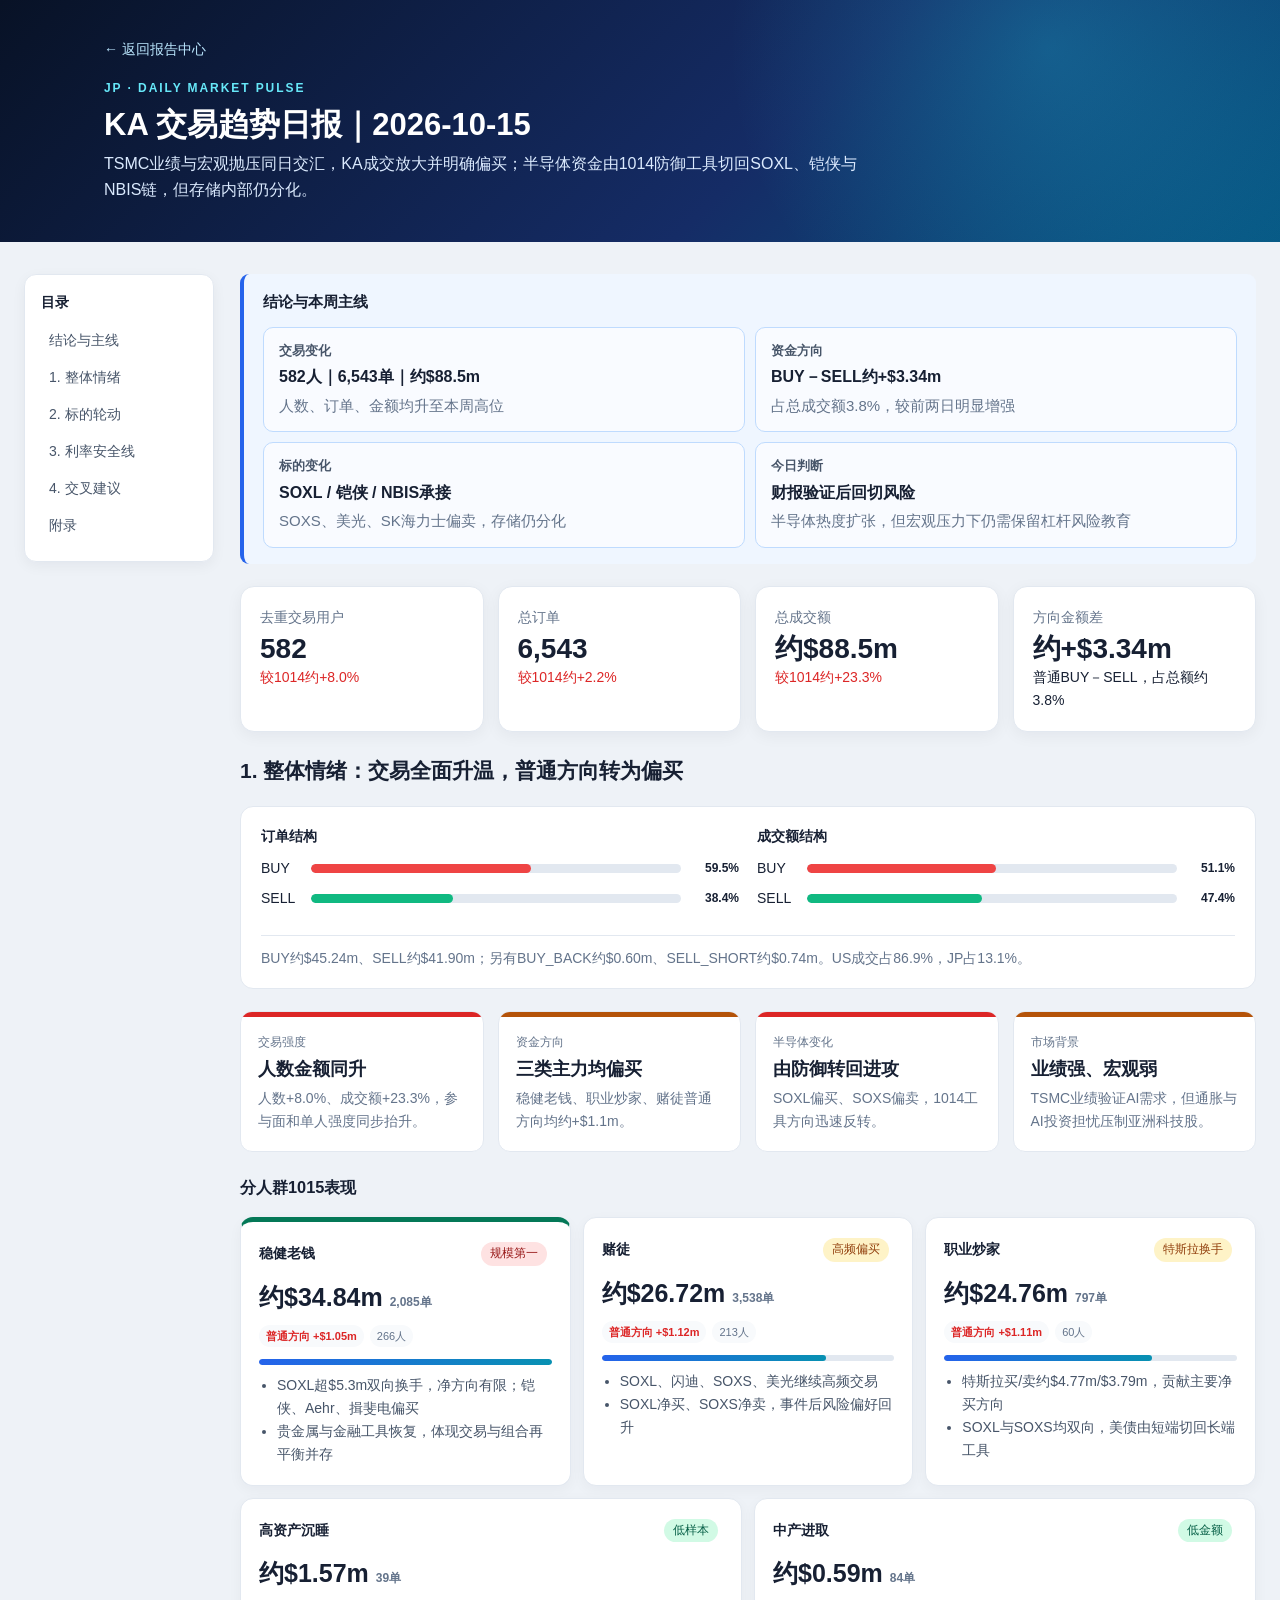
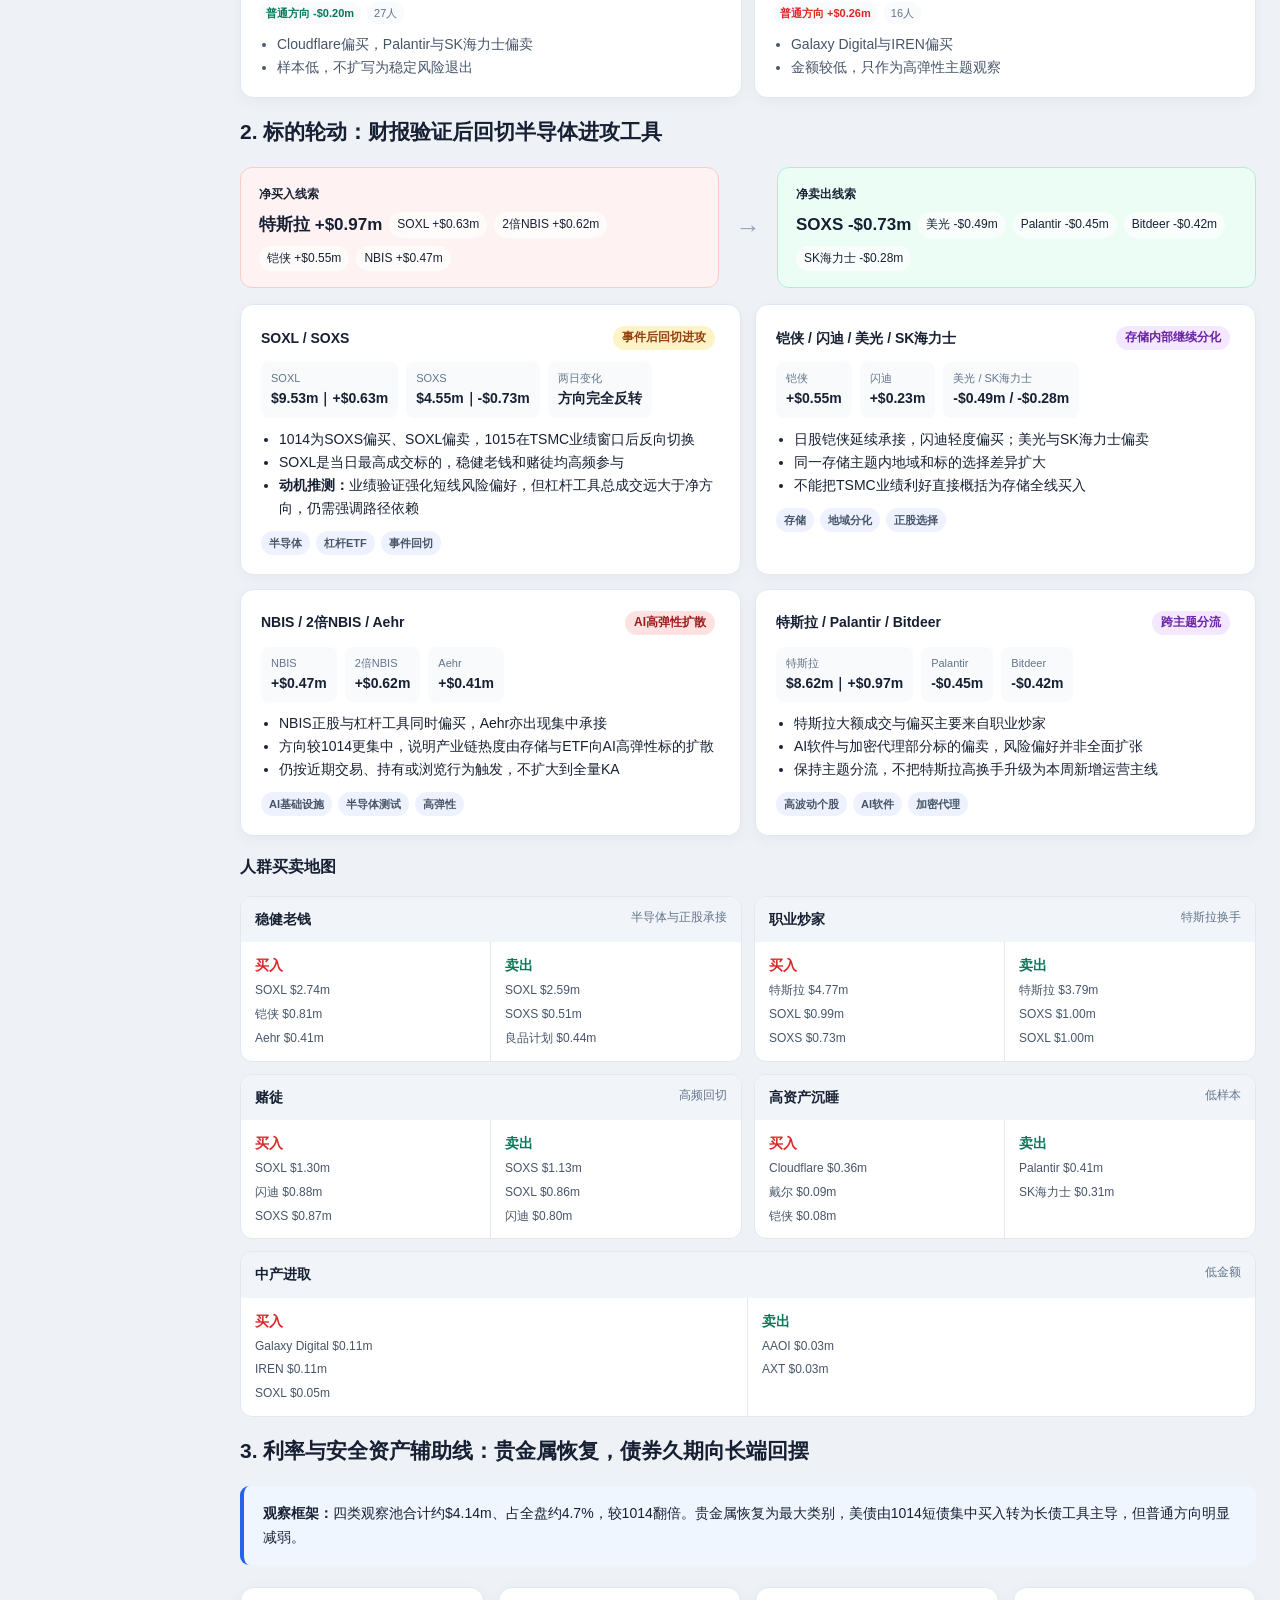
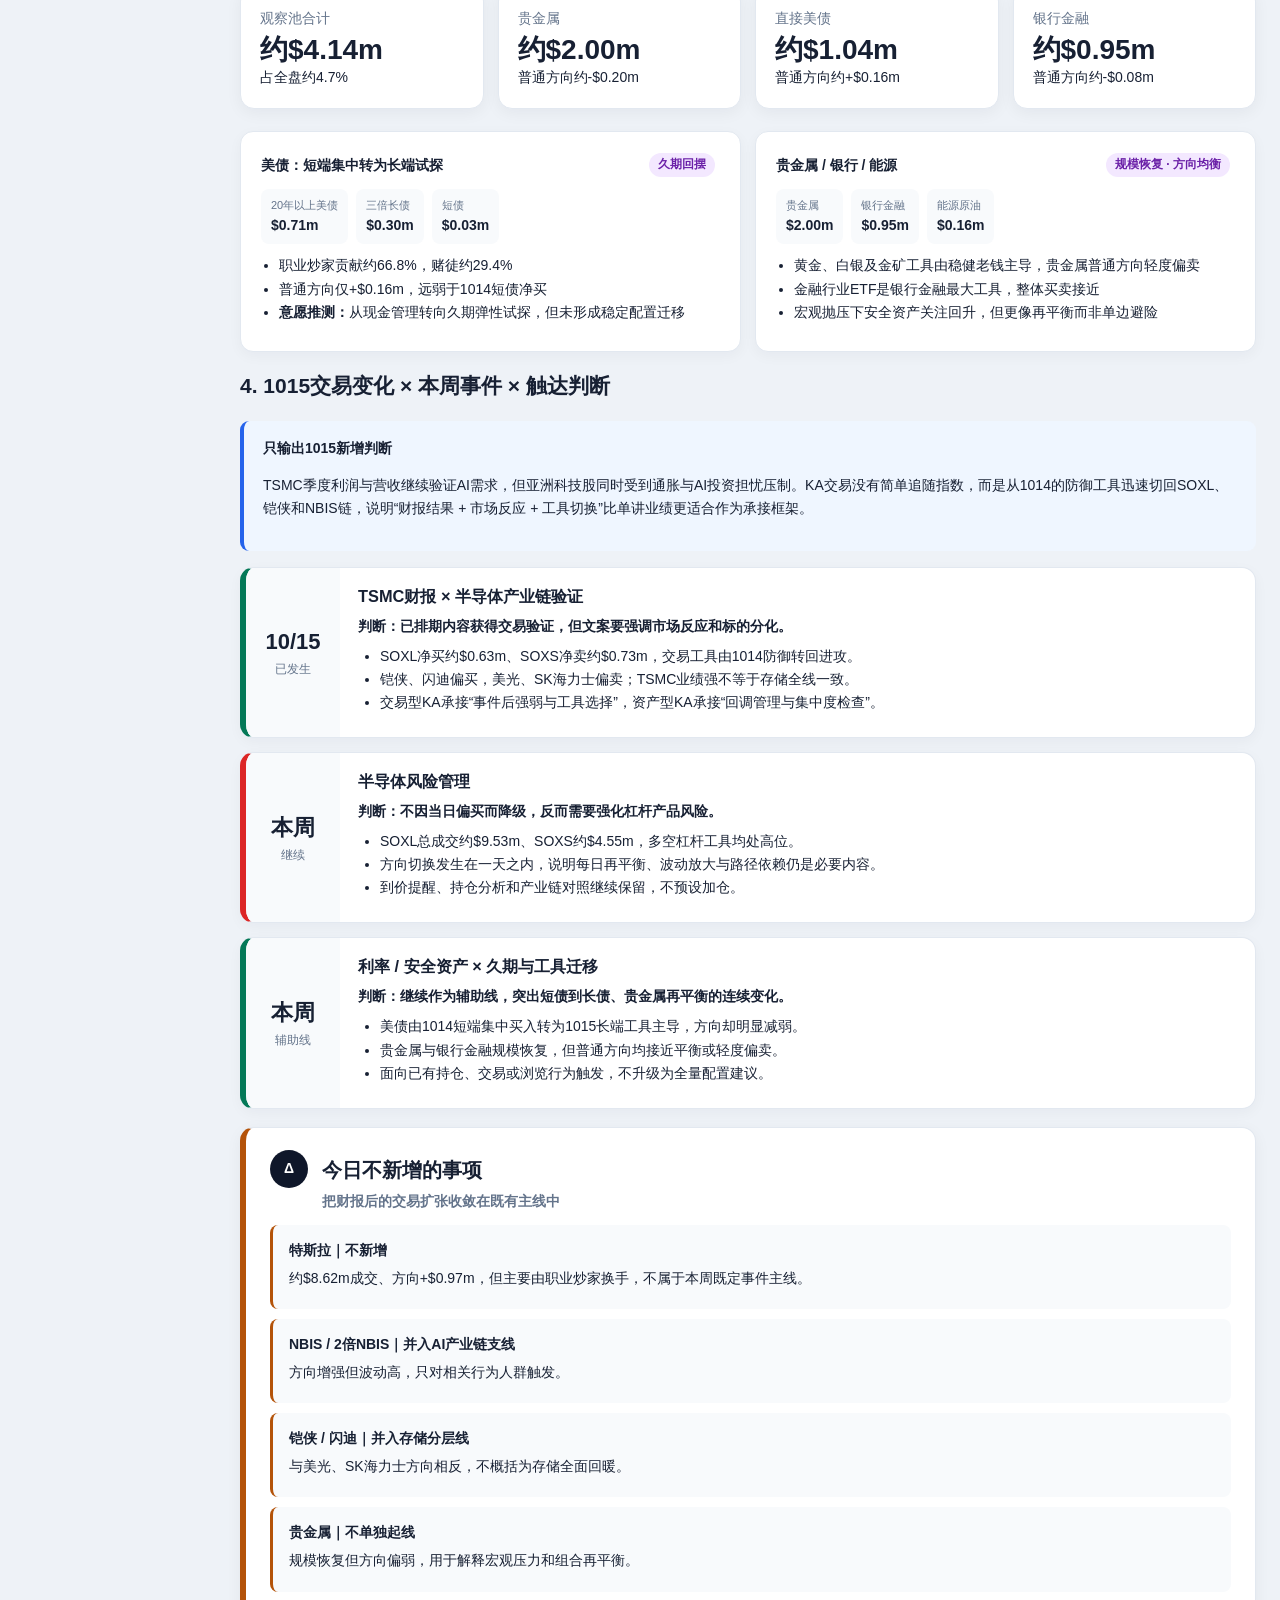
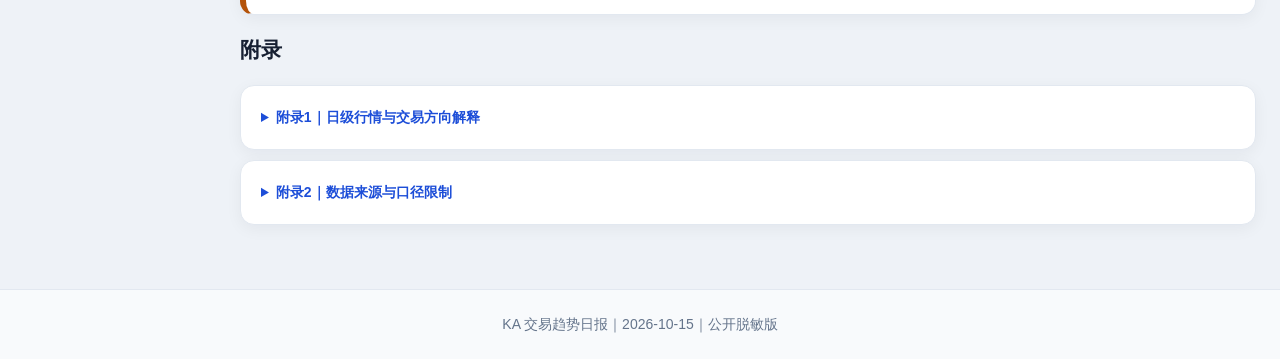
<file: reports/2026/2026-10-15/index.html>
<!doctype html>
<html lang="zh-CN">
<head>
  <meta charset="utf-8">
  <meta name="viewport" content="width=device-width,initial-scale=1">
  <meta name="robots" content="noindex,nofollow">
  <meta http-equiv="cache-control" content="no-cache, no-store, must-revalidate">
  <meta http-equiv="pragma" content="no-cache">
  <meta http-equiv="expires" content="0">
  <title>KA 交易趋势日报｜2026-10-15</title>
  <link rel="stylesheet" href="../../../assets/site.css">
</head>
<body class="report-page">
<header class="hero report-hero"><div class="shell"><a class="back" href="../../../">← 返回报告中心</a><div class="eyebrow">JP · DAILY MARKET PULSE</div><h1>KA 交易趋势日报｜2026-10-15</h1><p>TSMC业绩与宏观抛压同日交汇，KA成交放大并明确偏买；半导体资金由1014防御工具切回SOXL、铠侠与NBIS链，但存储内部仍分化。</p></div></header>
<main class="shell report-layout">
  <aside class="toc"><strong>目录</strong><a href="#overview">结论与主线</a><a href="#sentiment">1. 整体情绪</a><a href="#rotation">2. 标的轮动</a><a href="#rates">3. 利率安全线</a><a href="#strategy">4. 交叉建议</a><a href="#principles">附录</a></aside>
  <div class="report-content">

  <section class="callout executive" id="overview"><strong>结论与本周主线</strong><div class="conclusion-grid">
    <div><small>交易变化</small><b>582人｜6,543单｜约$88.5m</b><span>人数、订单、金额均升至本周高位</span></div>
    <div><small>资金方向</small><b>BUY－SELL约+$3.34m</b><span>占总成交额3.8%，较前两日明显增强</span></div>
    <div><small>标的变化</small><b>SOXL / 铠侠 / NBIS承接</b><span>SOXS、美光、SK海力士偏卖，存储仍分化</span></div>
    <div><small>今日判断</small><b>财报验证后回切风险</b><span>半导体热度扩张，但宏观压力下仍需保留杠杆风险教育</span></div>
  </div></section>

  <div class="cards">
    <div class="card"><div class="label">去重交易用户</div><div class="value">582</div><div><span class="delta-pos">较1014约+8.0%</span></div></div>
    <div class="card"><div class="label">总订单</div><div class="value">6,543</div><div><span class="delta-pos">较1014约+2.2%</span></div></div>
    <div class="card"><div class="label">总成交额</div><div class="value">约$88.5m</div><div><span class="delta-pos">较1014约+23.3%</span></div></div>
    <div class="card"><div class="label">方向金额差</div><div class="value">约+$3.34m</div><div>普通BUY－SELL，占总额约3.8%</div></div>
  </div>

  <h2 id="sentiment">1. 整体情绪：交易全面升温，普通方向转为偏买</h2>
  <section class="mini-chart" aria-label="买卖订单与成交额对比">
    <div class="chart-group"><strong>订单结构</strong><div class="bar-row"><span>BUY</span><div class="track"><i class="buy-bar" style="width:59.5%"></i></div><b>59.5%</b></div><div class="bar-row"><span>SELL</span><div class="track"><i class="sell-bar" style="width:38.4%"></i></div><b>38.4%</b></div></div>
    <div class="chart-group"><strong>成交额结构</strong><div class="bar-row"><span>BUY</span><div class="track"><i class="buy-bar" style="width:51.1%"></i></div><b>51.1%</b></div><div class="bar-row"><span>SELL</span><div class="track"><i class="sell-bar" style="width:47.4%"></i></div><b>47.4%</b></div></div>
    <div class="chart-note">BUY约$45.24m、SELL约$41.90m；另有BUY_BACK约$0.60m、SELL_SHORT约$0.74m。US成交占86.9%，JP占13.1%。</div>
  </section>

  <div class="signals">
    <div class="signal-card alert"><i></i><small>交易强度</small><strong>人数金额同升</strong><span>人数+8.0%、成交额+23.3%，参与面和单人强度同步抬升。</span></div>
    <div class="signal-card watch"><i></i><small>资金方向</small><strong>三类主力均偏买</strong><span>稳健老钱、职业炒家、赌徒普通方向均约+$1.1m。</span></div>
    <div class="signal-card alert"><i></i><small>半导体变化</small><strong>由防御转回进攻</strong><span>SOXL偏买、SOXS偏卖，1014工具方向迅速反转。</span></div>
    <div class="signal-card watch"><i></i><small>市场背景</small><strong>业绩强、宏观弱</strong><span>TSMC业绩验证AI需求，但通胀与AI投资担忧压制亚洲科技股。</span></div>
  </div>

  <h3>分人群1015表现</h3>
  <div class="crowd-trend-grid">
    <article class="trend-card emphasis"><div class="trend-title"><strong>稳健老钱</strong><span class="tag red">规模第一</span></div><div class="trend-amount">约$34.84m <small>2,085单</small></div><div class="delta-row"><span class="up">普通方向 +$1.05m</span><span class="muted">266人</span></div><div class="contribution-bar"><i style="width:100%"></i></div><ul><li>SOXL超$5.3m双向换手，净方向有限；铠侠、Aehr、揖斐电偏买</li><li>贵金属与金融工具恢复，体现交易与组合再平衡并存</li></ul></article>
    <article class="trend-card"><div class="trend-title"><strong>赌徒</strong><span class="tag amber">高频偏买</span></div><div class="trend-amount">约$26.72m <small>3,538单</small></div><div class="delta-row"><span class="up">普通方向 +$1.12m</span><span class="muted">213人</span></div><div class="contribution-bar"><i style="width:76.7%"></i></div><ul><li>SOXL、闪迪、SOXS、美光继续高频交易</li><li>SOXL净买、SOXS净卖，事件后风险偏好回升</li></ul></article>
    <article class="trend-card"><div class="trend-title"><strong>职业炒家</strong><span class="tag amber">特斯拉换手</span></div><div class="trend-amount">约$24.76m <small>797单</small></div><div class="delta-row"><span class="up">普通方向 +$1.11m</span><span class="muted">60人</span></div><div class="contribution-bar"><i style="width:71.1%"></i></div><ul><li>特斯拉买/卖约$4.77m/$3.79m，贡献主要净买方向</li><li>SOXL与SOXS均双向，美债由短端切回长端工具</li></ul></article>
    <article class="trend-card compact"><div class="trend-title"><strong>高资产沉睡</strong><span class="tag green">低样本</span></div><div class="trend-amount">约$1.57m <small>39单</small></div><div class="delta-row"><span class="down">普通方向 -$0.20m</span><span class="muted">27人</span></div><ul><li>Cloudflare偏买，Palantir与SK海力士偏卖</li><li>样本低，不扩写为稳定风险退出</li></ul></article>
    <article class="trend-card compact"><div class="trend-title"><strong>中产进取</strong><span class="tag green">低金额</span></div><div class="trend-amount">约$0.59m <small>84单</small></div><div class="delta-row"><span class="up">普通方向 +$0.26m</span><span class="muted">16人</span></div><ul><li>Galaxy Digital与IREN偏买</li><li>金额较低，只作为高弹性主题观察</li></ul></article>
  </div>

  <h2 id="rotation">2. 标的轮动：财报验证后回切半导体进攻工具</h2>
  <div class="rotation-summary"><div class="rotation-lane buy"><small>净买入线索</small><strong>特斯拉 +$0.97m</strong><span>SOXL +$0.63m</span><span>2倍NBIS +$0.62m</span><span>铠侠 +$0.55m</span><span>NBIS +$0.47m</span></div><div class="rotation-arrow">→</div><div class="rotation-lane sell"><small>净卖出线索</small><strong>SOXS -$0.73m</strong><span>美光 -$0.49m</span><span>Palantir -$0.45m</span><span>Bitdeer -$0.42m</span><span>SK海力士 -$0.28m</span></div></div>

  <div class="asset-grid">
    <article class="asset-card"><div class="asset-head"><strong>SOXL / SOXS</strong><span class="tag move-down-buy">事件后回切进攻</span></div><div class="metric-strip"><span>SOXL<b>$9.53m｜+$0.63m</b></span><span>SOXS<b>$4.55m｜-$0.73m</b></span><span>两日变化<b>方向完全反转</b></span></div><ul><li>1014为SOXS偏买、SOXL偏卖，1015在TSMC业绩窗口后反向切换</li><li>SOXL是当日最高成交标的，稳健老钱和赌徒均高频参与</li><li><b>动机推测：</b>业绩验证强化短线风险偏好，但杠杆工具总成交远大于净方向，仍需强调路径依赖</li></ul><div class="theme-chips"><span>半导体</span><span>杠杆ETF</span><span>事件回切</span></div></article>
    <article class="asset-card"><div class="asset-head"><strong>铠侠 / 闪迪 / 美光 / SK海力士</strong><span class="tag move-up-mixed">存储内部继续分化</span></div><div class="metric-strip"><span>铠侠<b>+$0.55m</b></span><span>闪迪<b>+$0.23m</b></span><span>美光 / SK海力士<b>-$0.49m / -$0.28m</b></span></div><ul><li>日股铠侠延续承接，闪迪轻度偏买；美光与SK海力士偏卖</li><li>同一存储主题内地域和标的选择差异扩大</li><li>不能把TSMC业绩利好直接概括为存储全线买入</li></ul><div class="theme-chips"><span>存储</span><span>地域分化</span><span>正股选择</span></div></article>
    <article class="asset-card"><div class="asset-head"><strong>NBIS / 2倍NBIS / Aehr</strong><span class="tag move-up-buy">AI高弹性扩散</span></div><div class="metric-strip"><span>NBIS<b>+$0.47m</b></span><span>2倍NBIS<b>+$0.62m</b></span><span>Aehr<b>+$0.41m</b></span></div><ul><li>NBIS正股与杠杆工具同时偏买，Aehr亦出现集中承接</li><li>方向较1014更集中，说明产业链热度由存储与ETF向AI高弹性标的扩散</li><li>仍按近期交易、持有或浏览行为触发，不扩大到全量KA</li></ul><div class="theme-chips"><span>AI基础设施</span><span>半导体测试</span><span>高弹性</span></div></article>
    <article class="asset-card"><div class="asset-head"><strong>特斯拉 / Palantir / Bitdeer</strong><span class="tag move-up-mixed">跨主题分流</span></div><div class="metric-strip"><span>特斯拉<b>$8.62m｜+$0.97m</b></span><span>Palantir<b>-$0.45m</b></span><span>Bitdeer<b>-$0.42m</b></span></div><ul><li>特斯拉大额成交与偏买主要来自职业炒家</li><li>AI软件与加密代理部分标的偏卖，风险偏好并非全面扩张</li><li>保持主题分流，不把特斯拉高换手升级为本周新增运营主线</li></ul><div class="theme-chips"><span>高波动个股</span><span>AI软件</span><span>加密代理</span></div></article>
  </div>

  <h3>人群买卖地图</h3>
  <div class="trade-map">
    <article><header><strong>稳健老钱</strong><span>半导体与正股承接</span></header><div class="trade-columns"><div class="trade-buy"><b>买入</b><span>SOXL $2.74m</span><span>铠侠 $0.81m</span><span>Aehr $0.41m</span></div><div class="trade-sell"><b>卖出</b><span>SOXL $2.59m</span><span>SOXS $0.51m</span><span>良品计划 $0.44m</span></div></div></article>
    <article><header><strong>职业炒家</strong><span>特斯拉换手</span></header><div class="trade-columns"><div class="trade-buy"><b>买入</b><span>特斯拉 $4.77m</span><span>SOXL $0.99m</span><span>SOXS $0.73m</span></div><div class="trade-sell"><b>卖出</b><span>特斯拉 $3.79m</span><span>SOXS $1.00m</span><span>SOXL $1.00m</span></div></div></article>
    <article><header><strong>赌徒</strong><span>高频回切</span></header><div class="trade-columns"><div class="trade-buy"><b>买入</b><span>SOXL $1.30m</span><span>闪迪 $0.88m</span><span>SOXS $0.87m</span></div><div class="trade-sell"><b>卖出</b><span>SOXS $1.13m</span><span>SOXL $0.86m</span><span>闪迪 $0.80m</span></div></div></article>
    <article><header><strong>高资产沉睡</strong><span>低样本</span></header><div class="trade-columns"><div class="trade-buy"><b>买入</b><span>Cloudflare $0.36m</span><span>戴尔 $0.09m</span><span>铠侠 $0.08m</span></div><div class="trade-sell"><b>卖出</b><span>Palantir $0.41m</span><span>SK海力士 $0.31m</span></div></div></article>
    <article><header><strong>中产进取</strong><span>低金额</span></header><div class="trade-columns"><div class="trade-buy"><b>买入</b><span>Galaxy Digital $0.11m</span><span>IREN $0.11m</span><span>SOXL $0.05m</span></div><div class="trade-sell"><b>卖出</b><span>AAOI $0.03m</span><span>AXT $0.03m</span></div></div></article>
  </div>

  <h2 id="rates">3. 利率与安全资产辅助线：贵金属恢复，债券久期向长端回摆</h2>
  <section class="callout"><strong>观察框架：</strong>四类观察池合计约$4.14m、占全盘约4.7%，较1014翻倍。贵金属恢复为最大类别，美债由1014短债集中买入转为长债工具主导，但普通方向明显减弱。</section>
  <div class="cards">
    <div class="card"><div class="label">观察池合计</div><div class="value">约$4.14m</div><div>占全盘约4.7%</div></div>
    <div class="card"><div class="label">贵金属</div><div class="value">约$2.00m</div><div>普通方向约-$0.20m</div></div>
    <div class="card"><div class="label">直接美债</div><div class="value">约$1.04m</div><div>普通方向约+$0.16m</div></div>
    <div class="card"><div class="label">银行金融</div><div class="value">约$0.95m</div><div>普通方向约-$0.08m</div></div>
  </div>
  <div class="asset-grid">
    <article class="asset-card"><div class="asset-head"><strong>美债：短端集中转为长端试探</strong><span class="tag move-up-mixed">久期回摆</span></div><div class="metric-strip"><span>20年以上美债<b>$0.71m</b></span><span>三倍长债<b>$0.30m</b></span><span>短债<b>$0.03m</b></span></div><ul><li>职业炒家贡献约66.8%，赌徒约29.4%</li><li>普通方向仅+$0.16m，远弱于1014短债净买</li><li><b>意愿推测：</b>从现金管理转向久期弹性试探，但未形成稳定配置迁移</li></ul></article>
    <article class="asset-card"><div class="asset-head"><strong>贵金属 / 银行 / 能源</strong><span class="tag move-up-mixed">规模恢复 · 方向均衡</span></div><div class="metric-strip"><span>贵金属<b>$2.00m</b></span><span>银行金融<b>$0.95m</b></span><span>能源原油<b>$0.16m</b></span></div><ul><li>黄金、白银及金矿工具由稳健老钱主导，贵金属普通方向轻度偏卖</li><li>金融行业ETF是银行金融最大工具，整体买卖接近</li><li>宏观抛压下安全资产关注回升，但更像再平衡而非单边避险</li></ul></article>
  </div>

  <h2 id="strategy">4. 1015交易变化 × 本周事件 × 触达判断</h2>
  <section class="callout action-summary"><strong>只输出1015新增判断</strong><p>TSMC季度利润与营收继续验证AI需求，但亚洲科技股同时受到通胀与AI投资担忧压制。KA交易没有简单追随指数，而是从1014的防御工具迅速切回SOXL、铠侠和NBIS链，说明“财报结果 + 市场反应 + 工具切换”比单讲业绩更适合作为承接框架。</p></section>
  <div class="calendar-strip">
    <article class="calendar-card go"><div class="calendar-date"><b>10/15</b><span>已发生</span></div><div><h3>TSMC财报 × 半导体产业链验证</h3><p><strong>判断：已排期内容获得交易验证，但文案要强调市场反应和标的分化。</strong></p><ul><li>SOXL净买约$0.63m、SOXS净卖约$0.73m，交易工具由1014防御转回进攻。</li><li>铠侠、闪迪偏买，美光、SK海力士偏卖；TSMC业绩强不等于存储全线一致。</li><li>交易型KA承接“事件后强弱与工具选择”，资产型KA承接“回调管理与集中度检查”。</li></ul></div></article>
    <article class="calendar-card strengthen"><div class="calendar-date"><b>本周</b><span>继续</span></div><div><h3>半导体风险管理</h3><p><strong>判断：不因当日偏买而降级，反而需要强化杠杆产品风险。</strong></p><ul><li>SOXL总成交约$9.53m、SOXS约$4.55m，多空杠杆工具均处高位。</li><li>方向切换发生在一天之内，说明每日再平衡、波动放大与路径依赖仍是必要内容。</li><li>到价提醒、持仓分析和产业链对照继续保留，不预设加仓。</li></ul></div></article>
    <article class="calendar-card go"><div class="calendar-date"><b>本周</b><span>辅助线</span></div><div><h3>利率 / 安全资产 × 久期与工具迁移</h3><p><strong>判断：继续作为辅助线，突出短债到长债、贵金属再平衡的连续变化。</strong></p><ul><li>美债由1014短端集中买入转为1015长端工具主导，方向却明显减弱。</li><li>贵金属与银行金融规模恢复，但普通方向均接近平衡或轻度偏卖。</li><li>面向已有持仓、交易或浏览行为触发，不升级为全量配置建议。</li></ul></div></article>
  </div>
  <section class="decision-card hold"><div class="decision-head"><span class="decision-no">Δ</span><div><h3>今日不新增的事项</h3><p class="decision-label">把财报后的交易扩张收敛在既有主线中</p></div></div><div class="opportunity-map"><div><strong>特斯拉｜不新增</strong><p>约$8.62m成交、方向+$0.97m，但主要由职业炒家换手，不属于本周既定事件主线。</p></div><div><strong>NBIS / 2倍NBIS｜并入AI产业链支线</strong><p>方向增强但波动高，只对相关行为人群触发。</p></div><div><strong>铠侠 / 闪迪｜并入存储分层线</strong><p>与美光、SK海力士方向相反，不概括为存储全面回暖。</p></div><div><strong>贵金属｜不单独起线</strong><p>规模恢复但方向偏弱，用于解释宏观压力和组合再平衡。</p></div></div></section>

  <h2 id="principles">附录</h2>
  <div class="appendix-stack">
    <details class="panel appendix"><summary><strong>附录1｜日级行情与交易方向解释</strong></summary><table><thead><tr><th>交易关系</th><th>可能状态</th><th>解释边界</th></tr></thead><tbody><tr><td>上涨 · 偏买</td><td>可能顺势参与</td><td>不能判断具体买点。</td></tr><tr><td>上涨 · 偏卖</td><td>可能兑现</td><td>无成本数据，不能确认获利。</td></tr><tr><td>下跌 · 偏买</td><td>可能逆势承接</td><td>需观察后续延续和扩散。</td></tr><tr><td>下跌 · 偏卖</td><td>可能减仓或控险</td><td>不能区分止盈、止损和调仓。</td></tr><tr><td>买卖接近平衡</td><td>高换手或分歧</td><td>避免单边判断。</td></tr></tbody></table></details>
    <details class="panel appendix"><summary><strong>附录2｜数据来源与口径限制</strong></summary><ul><li><strong>范围：</strong>1015五类KA标的聚合明细；JP与US合并展示，四类交易方向独立统计。</li><li><strong>核对：</strong>582名去重交易用户、6,543单、约$88.48m；BUY约$45.24m、SELL约$41.90m、BUY_BACK约$0.60m、SELL_SHORT约$0.74m。</li><li><strong>用户：</strong>整体与分群去重人数来自交易趋势表；Excel用户数为分组出现次数，不跨维度相加。</li><li><strong>方向：</strong>BUY金额－SELL金额只是普通方向成交差，不等于净入金、持仓净变化或真实资金流。</li><li><strong>限制：</strong>缺少成交时点、成交价格、持仓成本和账户现金变化，不确认具体买卖点或真实动机。</li><li><strong>市场背景：</strong>公开报道显示TSMC第三季度利润与营收继续受AI需求推动；同日亚洲科技股受通胀及AI投资担忧拖累。两者仅用于解释环境，不直接证明交易因果。</li><li><strong>辅助线：</strong>美债、贵金属、能源/原油及银行金融按名称规则归类，仅用于观察。</li><li><strong>安全：</strong>公开版只展示聚合、降精度结果，不包含原始文件、UID、账户、内部链接或可识别客户明细。</li></ul></details>
  </div>
  </div>
</main>
<footer>KA 交易趋势日报｜2026-10-15｜公开脱敏版</footer>
</body>
</html>
</file>
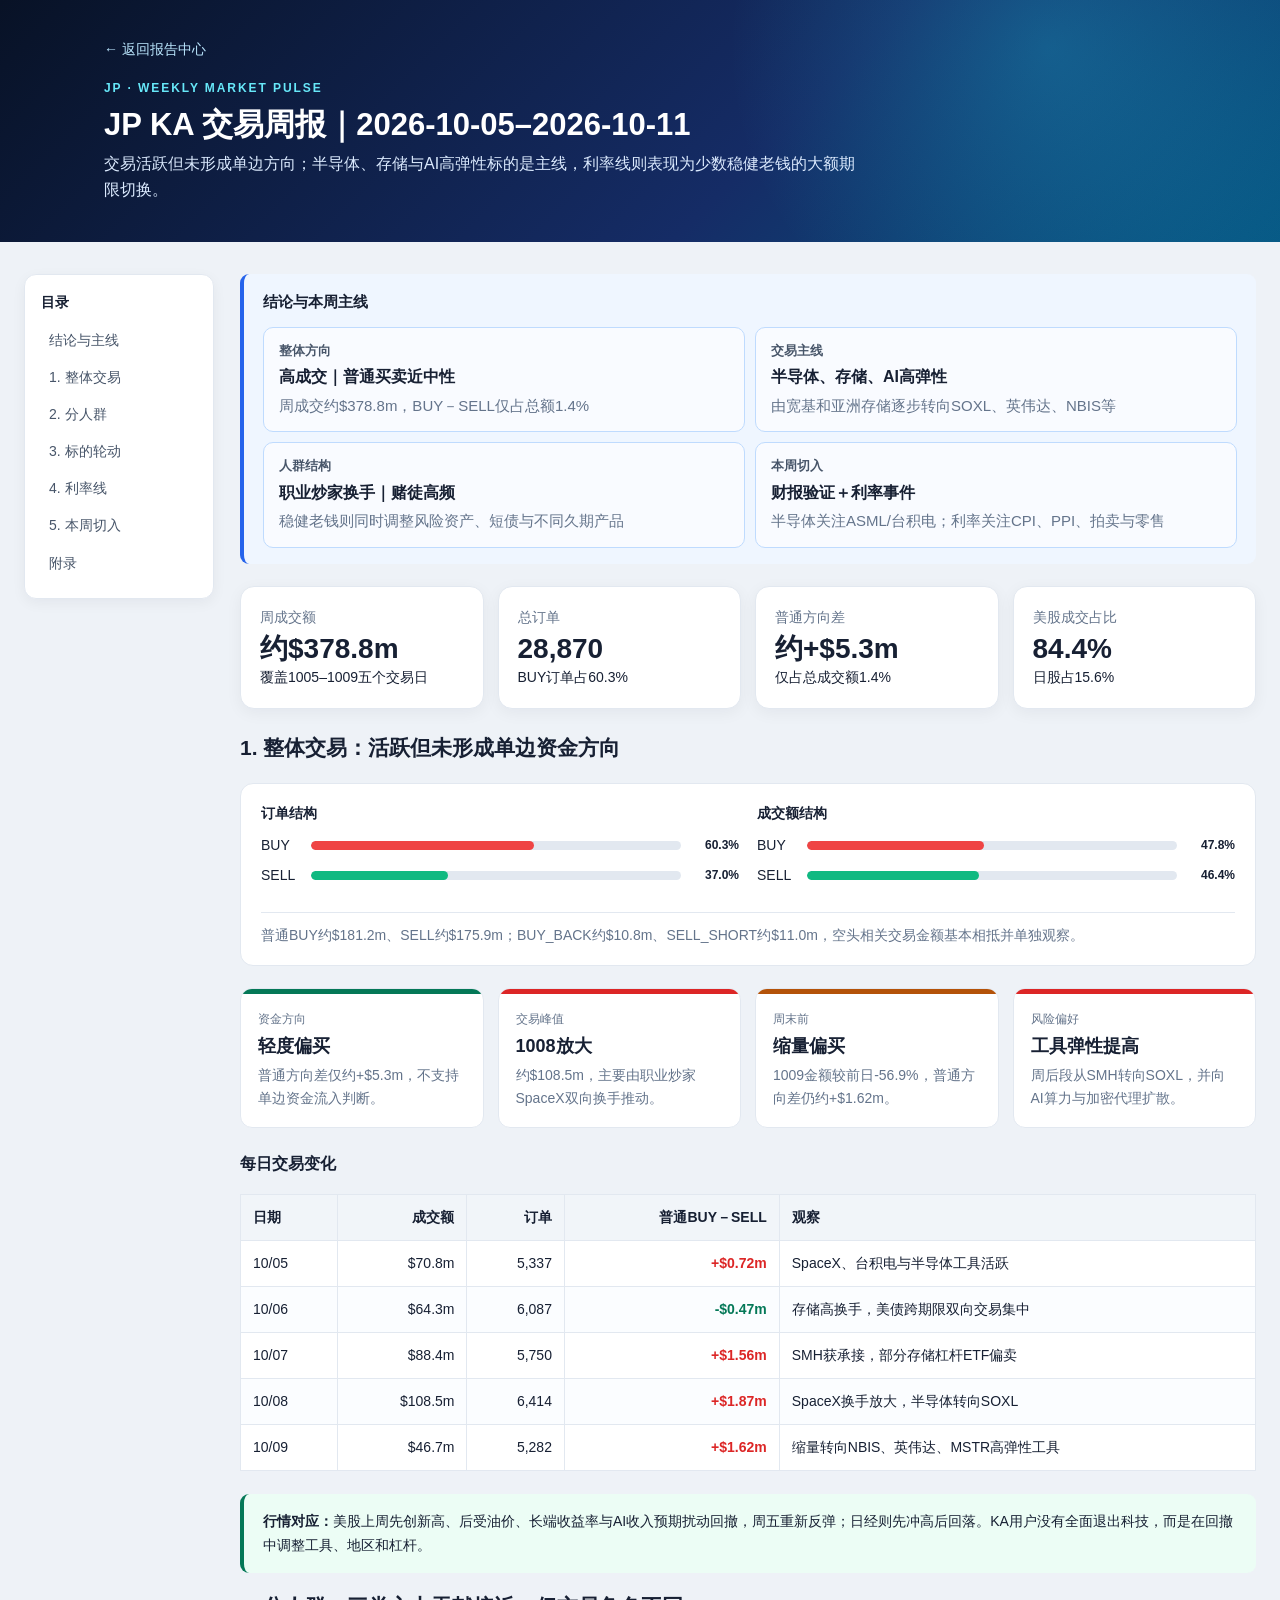
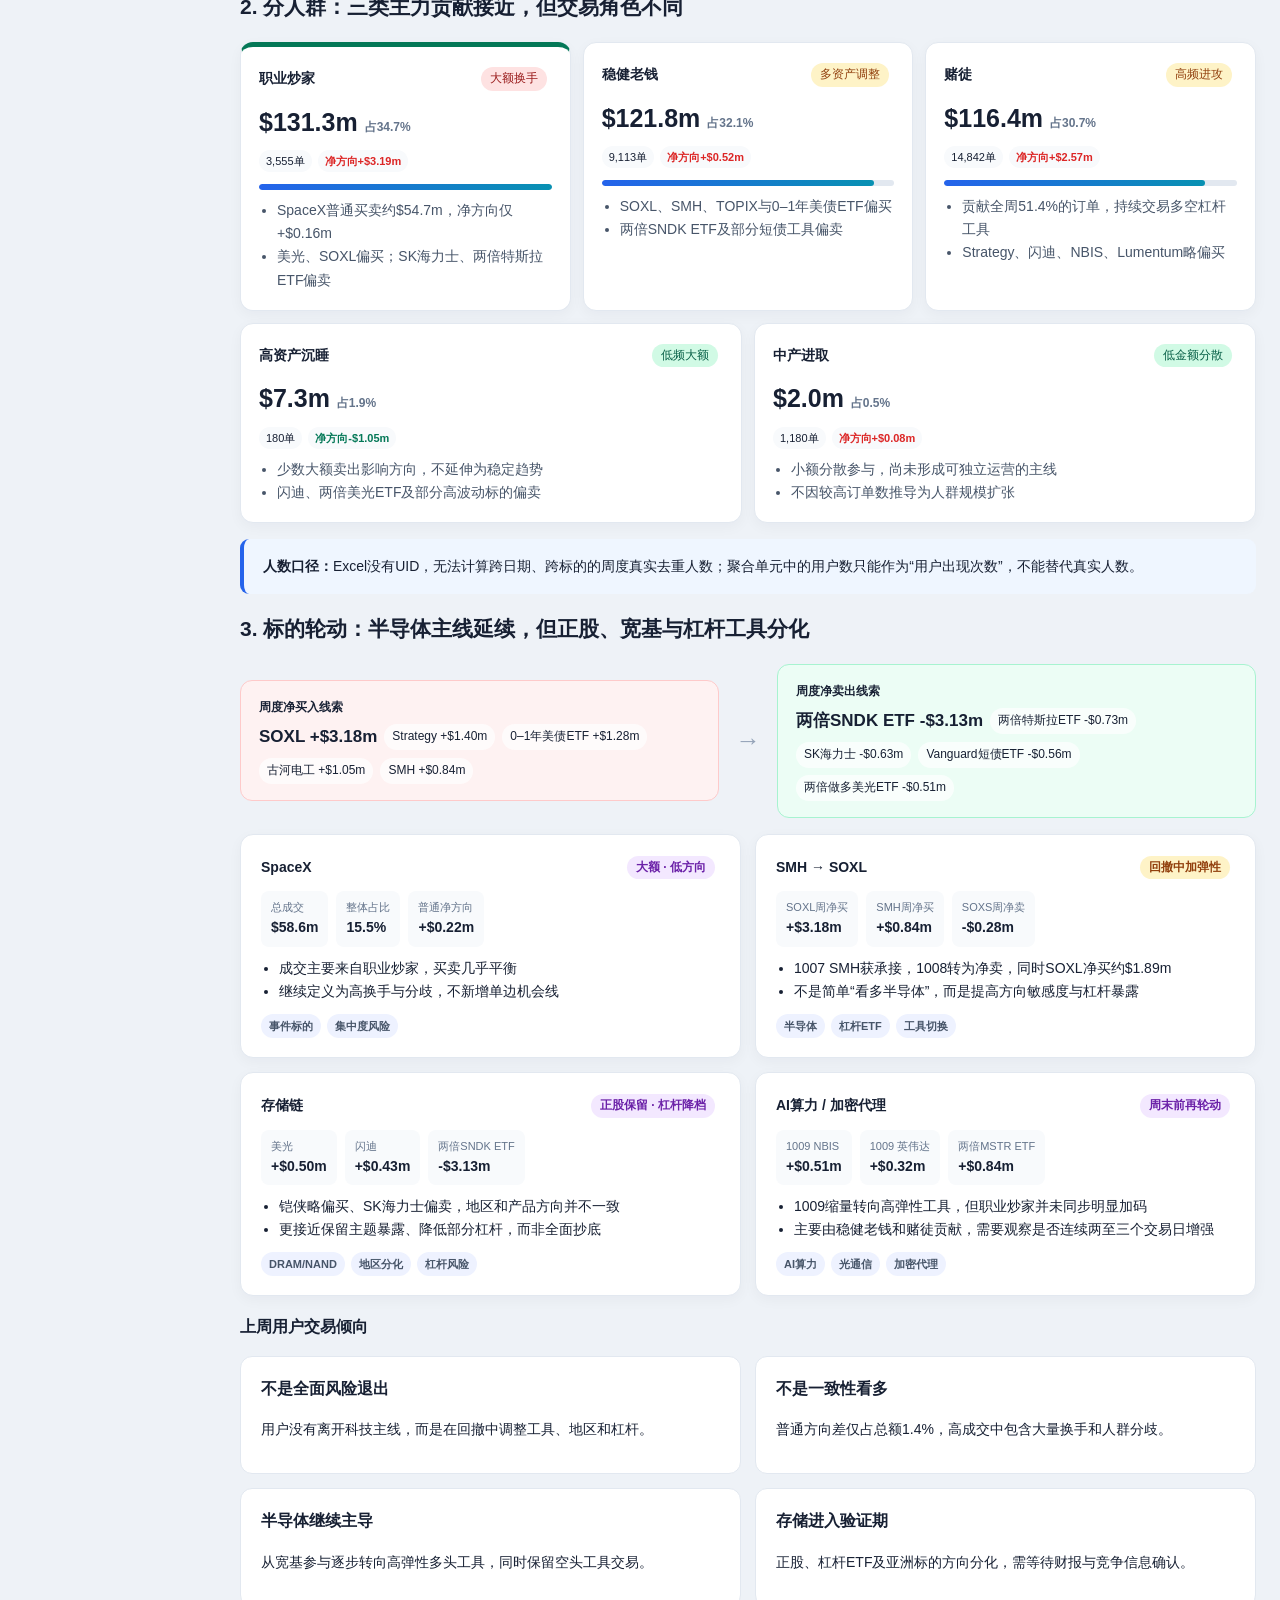
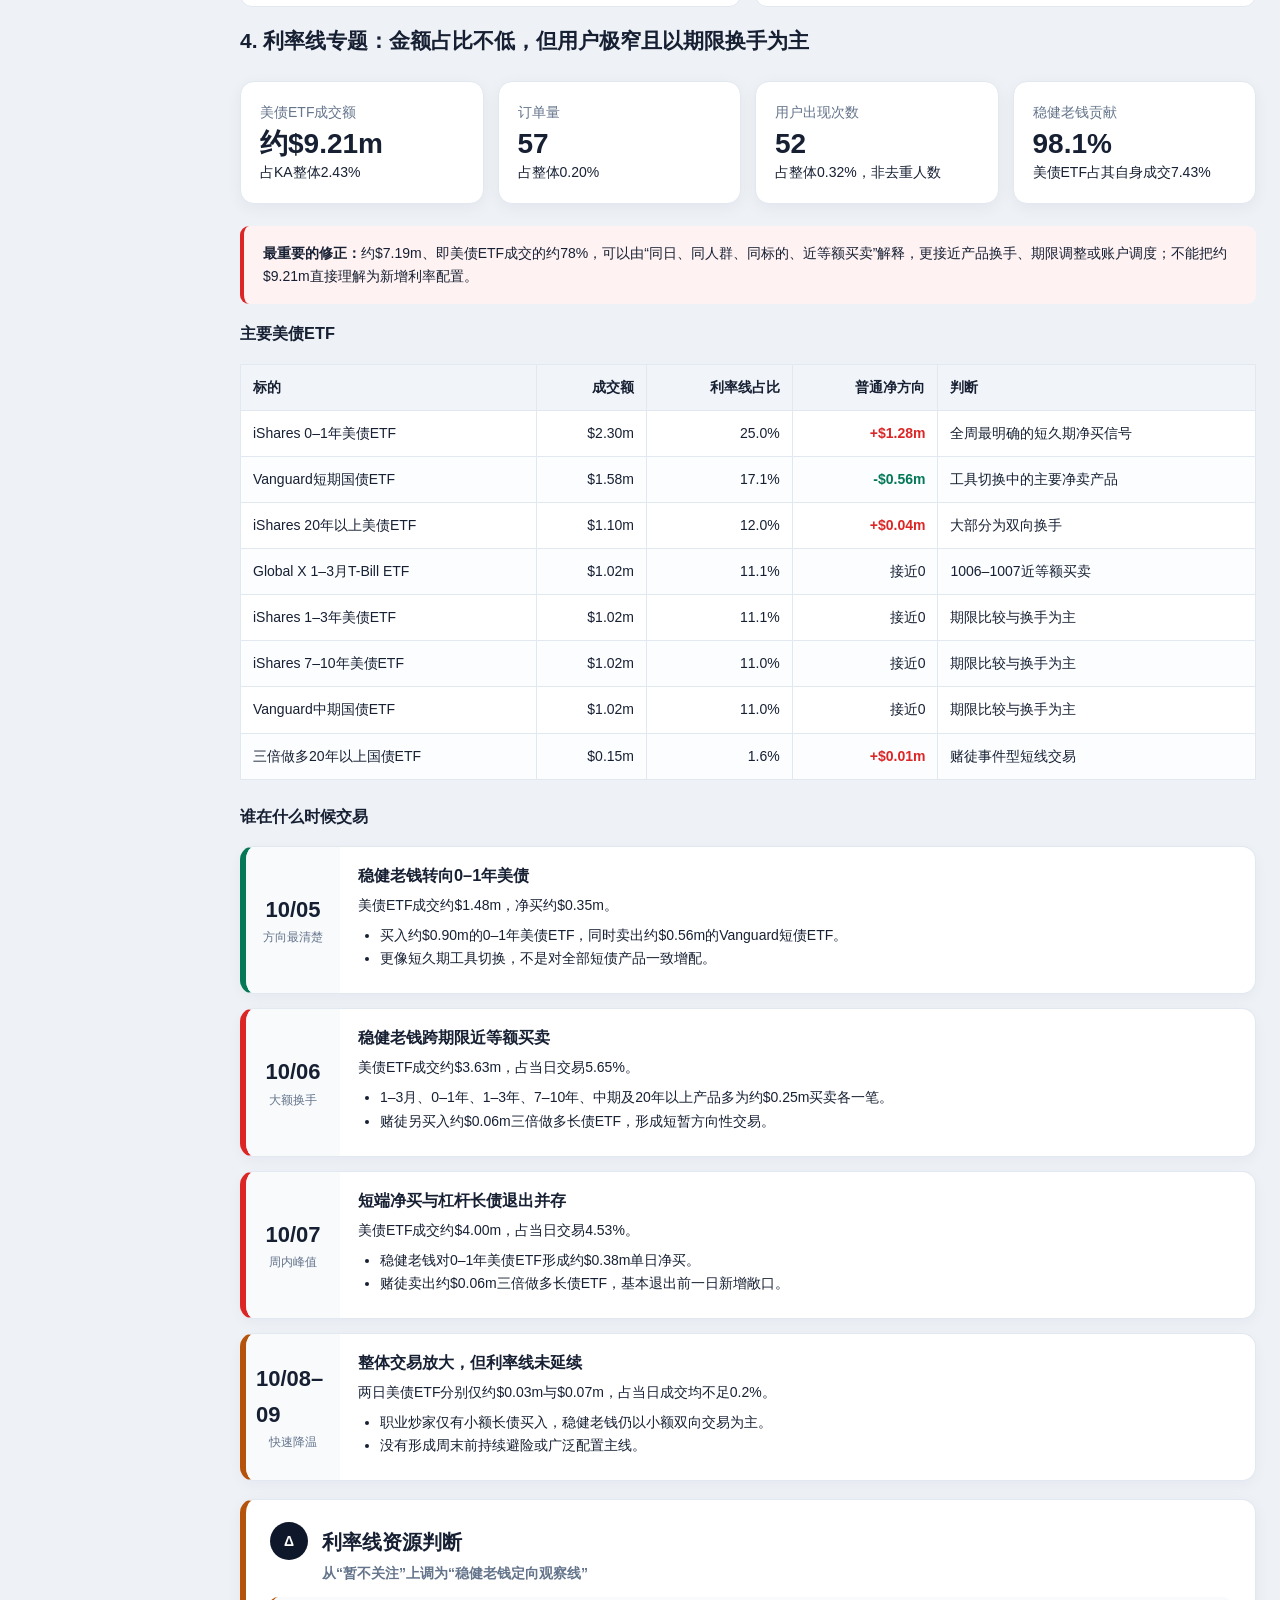
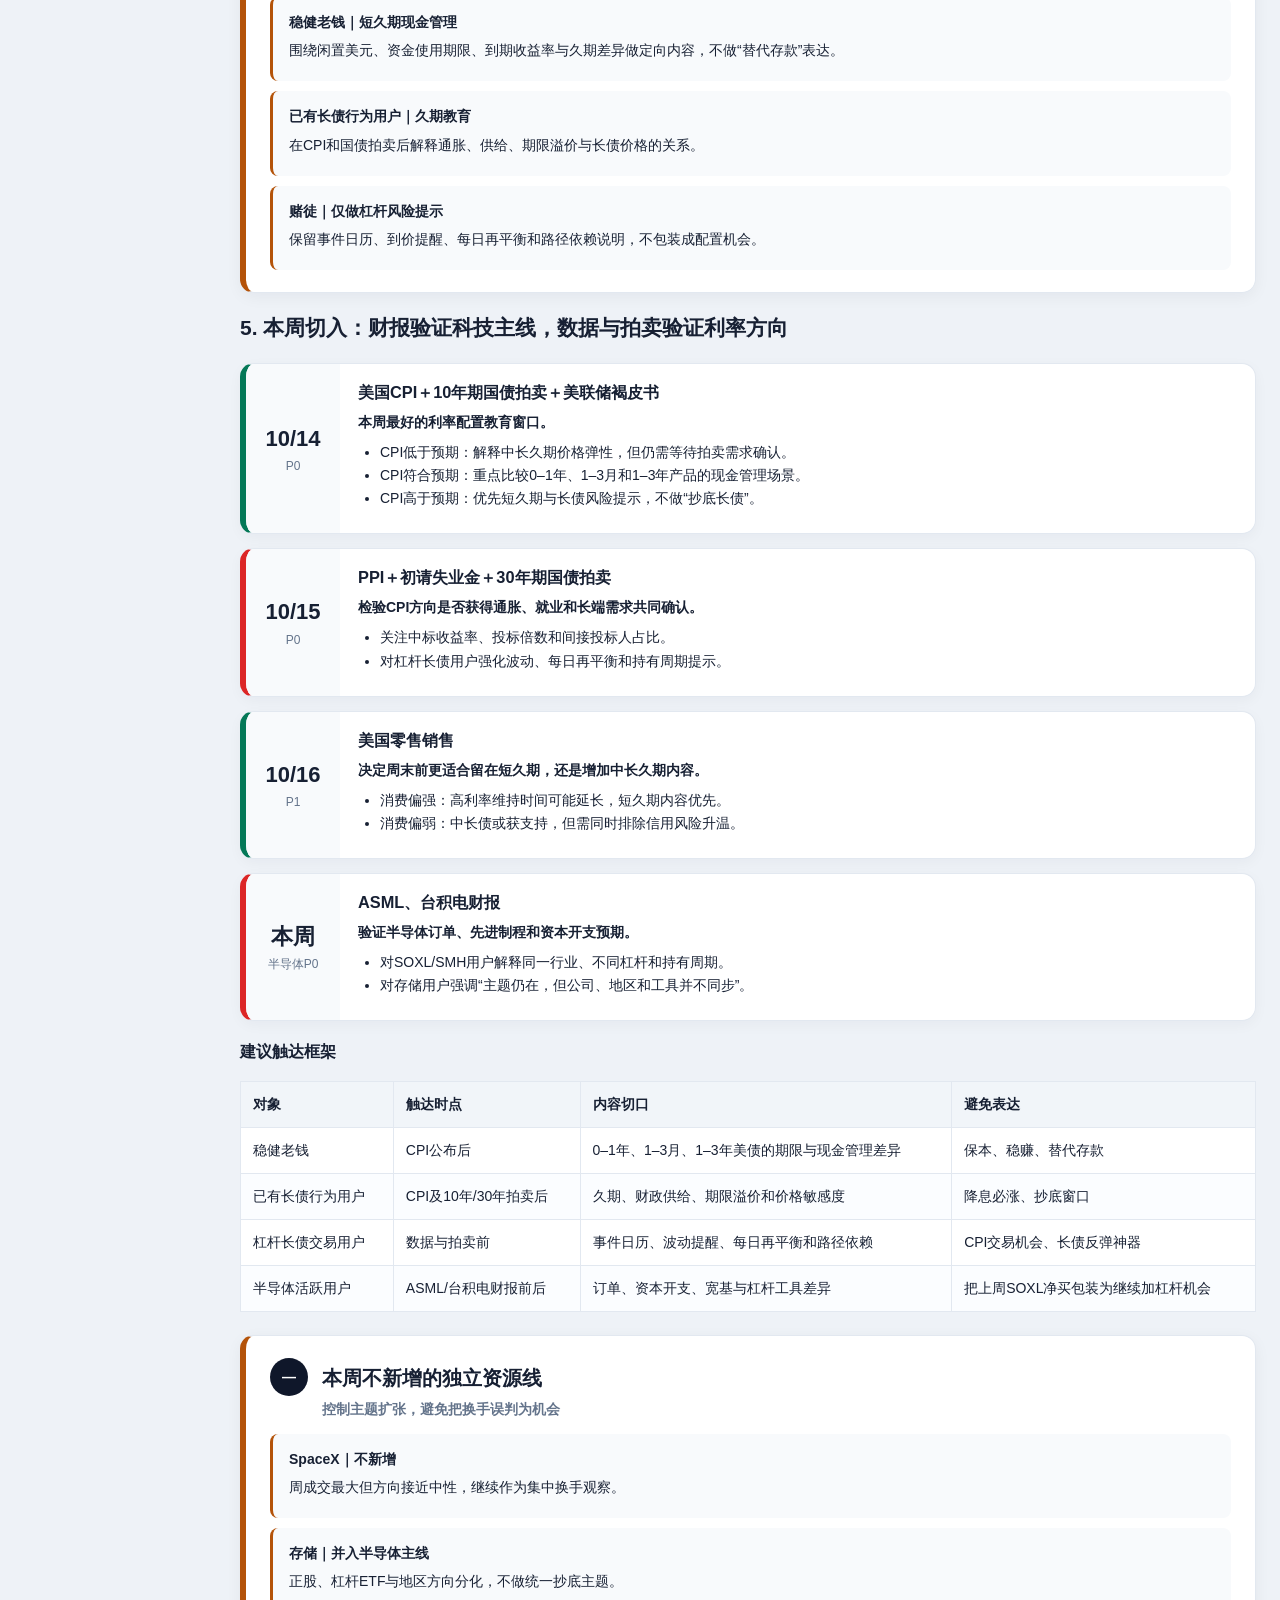
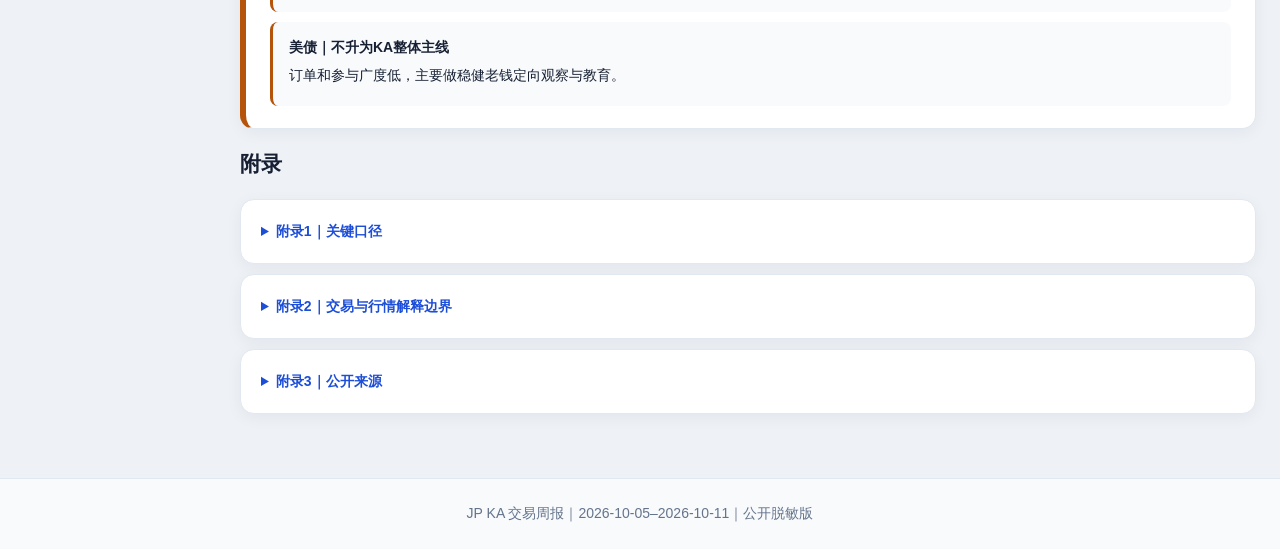
<file: reports/weekly/2026/2026-10-05_2026-10-11/index.html>
<!doctype html>
<html lang="zh-CN">
<head>
  <meta charset="utf-8">
  <meta name="viewport" content="width=device-width,initial-scale=1">
  <meta name="robots" content="noindex,nofollow">
  <meta http-equiv="cache-control" content="no-cache, no-store, must-revalidate">
  <meta http-equiv="pragma" content="no-cache">
  <meta http-equiv="expires" content="0">
  <title>JP KA 交易周报｜2026-10-05–2026-10-11</title>
  <link rel="stylesheet" href="../../../../assets/site.css">
</head>
<body class="report-page">
<header class="hero report-hero"><div class="shell"><a class="back" href="../../../../">← 返回报告中心</a><div class="eyebrow">JP · WEEKLY MARKET PULSE</div><h1>JP KA 交易周报｜2026-10-05–2026-10-11</h1><p>交易活跃但未形成单边方向；半导体、存储与AI高弹性标的是主线，利率线则表现为少数稳健老钱的大额期限切换。</p></div></header>
<main class="shell report-layout">
  <aside class="toc"><strong>目录</strong><a href="#overview">结论与主线</a><a href="#sentiment">1. 整体交易</a><a href="#crowds">2. 分人群</a><a href="#rotation">3. 标的轮动</a><a href="#rates">4. 利率线</a><a href="#events">5. 本周切入</a><a href="#principles">附录</a></aside>
  <div class="report-content">

  <section class="callout executive" id="overview">
    <strong>结论与本周主线</strong>
    <div class="conclusion-grid">
      <div><small>整体方向</small><b>高成交｜普通买卖近中性</b><span>周成交约$378.8m，BUY－SELL仅占总额1.4%</span></div>
      <div><small>交易主线</small><b>半导体、存储、AI高弹性</b><span>由宽基和亚洲存储逐步转向SOXL、英伟达、NBIS等</span></div>
      <div><small>人群结构</small><b>职业炒家换手｜赌徒高频</b><span>稳健老钱则同时调整风险资产、短债与不同久期产品</span></div>
      <div><small>本周切入</small><b>财报验证＋利率事件</b><span>半导体关注ASML/台积电；利率关注CPI、PPI、拍卖与零售</span></div>
    </div>
  </section>

  <div class="cards">
    <div class="card"><div class="label">周成交额</div><div class="value">约$378.8m</div><div>覆盖1005–1009五个交易日</div></div>
    <div class="card"><div class="label">总订单</div><div class="value">28,870</div><div>BUY订单占60.3%</div></div>
    <div class="card"><div class="label">普通方向差</div><div class="value">约+$5.3m</div><div>仅占总成交额1.4%</div></div>
    <div class="card"><div class="label">美股成交占比</div><div class="value">84.4%</div><div>日股占15.6%</div></div>
  </div>

  <h2 id="sentiment">1. 整体交易：活跃但未形成单边资金方向</h2>
  <section class="mini-chart" aria-label="周度买卖订单与成交额对比">
    <div class="chart-group"><strong>订单结构</strong><div class="bar-row"><span>BUY</span><div class="track"><i class="buy-bar" style="width:60.3%"></i></div><b>60.3%</b></div><div class="bar-row"><span>SELL</span><div class="track"><i class="sell-bar" style="width:37.0%"></i></div><b>37.0%</b></div></div>
    <div class="chart-group"><strong>成交额结构</strong><div class="bar-row"><span>BUY</span><div class="track"><i class="buy-bar" style="width:47.8%"></i></div><b>47.8%</b></div><div class="bar-row"><span>SELL</span><div class="track"><i class="sell-bar" style="width:46.4%"></i></div><b>46.4%</b></div></div>
    <div class="chart-note">普通BUY约$181.2m、SELL约$175.9m；BUY_BACK约$10.8m、SELL_SHORT约$11.0m，空头相关交易金额基本相抵并单独观察。</div>
  </section>

  <div class="signals">
    <div class="signal-card stable"><i></i><small>资金方向</small><strong>轻度偏买</strong><span>普通方向差仅约+$5.3m，不支持单边资金流入判断。</span></div>
    <div class="signal-card alert"><i></i><small>交易峰值</small><strong>1008放大</strong><span>约$108.5m，主要由职业炒家SpaceX双向换手推动。</span></div>
    <div class="signal-card watch"><i></i><small>周末前</small><strong>缩量偏买</strong><span>1009金额较前日-56.9%，普通方向差仍约+$1.62m。</span></div>
    <div class="signal-card alert"><i></i><small>风险偏好</small><strong>工具弹性提高</strong><span>周后段从SMH转向SOXL，并向AI算力与加密代理扩散。</span></div>
  </div>

  <h3>每日交易变化</h3>
  <table><thead><tr><th>日期</th><th class="num">成交额</th><th class="num">订单</th><th class="num">普通BUY－SELL</th><th>观察</th></tr></thead><tbody>
    <tr><td>10/05</td><td class="num">$70.8m</td><td class="num">5,337</td><td class="num up">+$0.72m</td><td>SpaceX、台积电与半导体工具活跃</td></tr>
    <tr><td>10/06</td><td class="num">$64.3m</td><td class="num">6,087</td><td class="num down">-$0.47m</td><td>存储高换手，美债跨期限双向交易集中</td></tr>
    <tr><td>10/07</td><td class="num">$88.4m</td><td class="num">5,750</td><td class="num up">+$1.56m</td><td>SMH获承接，部分存储杠杆ETF偏卖</td></tr>
    <tr><td>10/08</td><td class="num">$108.5m</td><td class="num">6,414</td><td class="num up">+$1.87m</td><td>SpaceX换手放大，半导体转向SOXL</td></tr>
    <tr><td>10/09</td><td class="num">$46.7m</td><td class="num">5,282</td><td class="num up">+$1.62m</td><td>缩量转向NBIS、英伟达、MSTR高弹性工具</td></tr>
  </tbody></table>

  <section class="callout green"><strong>行情对应：</strong>美股上周先创新高、后受油价、长端收益率与AI收入预期扰动回撤，周五重新反弹；日经则先冲高后回落。KA用户没有全面退出科技，而是在回撤中调整工具、地区和杠杆。</section>

  <h2 id="crowds">2. 分人群：三类主力贡献接近，但交易角色不同</h2>
  <div class="crowd-trend-grid">
    <article class="trend-card emphasis"><div class="trend-title"><strong>职业炒家</strong><span class="tag red">大额换手</span></div><div class="trend-amount">$131.3m <small>占34.7%</small></div><div class="delta-row"><span>3,555单</span><span class="up">净方向+$3.19m</span></div><div class="contribution-bar"><i style="width:100%"></i></div><ul><li>SpaceX普通买卖约$54.7m，净方向仅+$0.16m</li><li>美光、SOXL偏买；SK海力士、两倍特斯拉ETF偏卖</li></ul></article>
    <article class="trend-card"><div class="trend-title"><strong>稳健老钱</strong><span class="tag amber">多资产调整</span></div><div class="trend-amount">$121.8m <small>占32.1%</small></div><div class="delta-row"><span>9,113单</span><span class="up">净方向+$0.52m</span></div><div class="contribution-bar"><i style="width:93%"></i></div><ul><li>SOXL、SMH、TOPIX与0–1年美债ETF偏买</li><li>两倍SNDK ETF及部分短债工具偏卖</li></ul></article>
    <article class="trend-card"><div class="trend-title"><strong>赌徒</strong><span class="tag amber">高频进攻</span></div><div class="trend-amount">$116.4m <small>占30.7%</small></div><div class="delta-row"><span>14,842单</span><span class="up">净方向+$2.57m</span></div><div class="contribution-bar"><i style="width:89%"></i></div><ul><li>贡献全周51.4%的订单，持续交易多空杠杆工具</li><li>Strategy、闪迪、NBIS、Lumentum略偏买</li></ul></article>
    <article class="trend-card compact"><div class="trend-title"><strong>高资产沉睡</strong><span class="tag green">低频大额</span></div><div class="trend-amount">$7.3m <small>占1.9%</small></div><div class="delta-row"><span>180单</span><span class="down">净方向-$1.05m</span></div><ul><li>少数大额卖出影响方向，不延伸为稳定趋势</li><li>闪迪、两倍美光ETF及部分高波动标的偏卖</li></ul></article>
    <article class="trend-card compact"><div class="trend-title"><strong>中产进取</strong><span class="tag green">低金额分散</span></div><div class="trend-amount">$2.0m <small>占0.5%</small></div><div class="delta-row"><span>1,180单</span><span class="up">净方向+$0.08m</span></div><ul><li>小额分散参与，尚未形成可独立运营的主线</li><li>不因较高订单数推导为人群规模扩张</li></ul></article>
  </div>

  <section class="callout"><strong>人数口径：</strong>Excel没有UID，无法计算跨日期、跨标的的周度真实去重人数；聚合单元中的用户数只能作为“用户出现次数”，不能替代真实人数。</section>

  <h2 id="rotation">3. 标的轮动：半导体主线延续，但正股、宽基与杠杆工具分化</h2>
  <div class="rotation-summary">
    <div class="rotation-lane buy"><small>周度净买入线索</small><strong>SOXL +$3.18m</strong><span>Strategy +$1.40m</span><span>0–1年美债ETF +$1.28m</span><span>古河电工 +$1.05m</span><span>SMH +$0.84m</span></div>
    <div class="rotation-arrow">→</div>
    <div class="rotation-lane sell"><small>周度净卖出线索</small><strong>两倍SNDK ETF -$3.13m</strong><span>两倍特斯拉ETF -$0.73m</span><span>SK海力士 -$0.63m</span><span>Vanguard短债ETF -$0.56m</span><span>两倍做多美光ETF -$0.51m</span></div>
  </div>

  <div class="asset-grid">
    <article class="asset-card"><div class="asset-head"><strong>SpaceX</strong><span class="tag move-up-mixed">大额 · 低方向</span></div><div class="metric-strip"><span>总成交<b>$58.6m</b></span><span>整体占比<b>15.5%</b></span><span>普通净方向<b>+$0.22m</b></span></div><ul><li>成交主要来自职业炒家，买卖几乎平衡</li><li>继续定义为高换手与分歧，不新增单边机会线</li></ul><div class="theme-chips"><span>事件标的</span><span>集中度风险</span></div></article>
    <article class="asset-card"><div class="asset-head"><strong>SMH → SOXL</strong><span class="tag move-down-buy">回撤中加弹性</span></div><div class="metric-strip"><span>SOXL周净买<b>+$3.18m</b></span><span>SMH周净买<b>+$0.84m</b></span><span>SOXS周净卖<b>-$0.28m</b></span></div><ul><li>1007 SMH获承接，1008转为净卖，同时SOXL净买约$1.89m</li><li>不是简单“看多半导体”，而是提高方向敏感度与杠杆暴露</li></ul><div class="theme-chips"><span>半导体</span><span>杠杆ETF</span><span>工具切换</span></div></article>
    <article class="asset-card"><div class="asset-head"><strong>存储链</strong><span class="tag move-up-mixed">正股保留 · 杠杆降档</span></div><div class="metric-strip"><span>美光<b>+$0.50m</b></span><span>闪迪<b>+$0.43m</b></span><span>两倍SNDK ETF<b>-$3.13m</b></span></div><ul><li>铠侠略偏买、SK海力士偏卖，地区和产品方向并不一致</li><li>更接近保留主题暴露、降低部分杠杆，而非全面抄底</li></ul><div class="theme-chips"><span>DRAM/NAND</span><span>地区分化</span><span>杠杆风险</span></div></article>
    <article class="asset-card"><div class="asset-head"><strong>AI算力 / 加密代理</strong><span class="tag move-up-mixed">周末前再轮动</span></div><div class="metric-strip"><span>1009 NBIS<b>+$0.51m</b></span><span>1009 英伟达<b>+$0.32m</b></span><span>两倍MSTR ETF<b>+$0.84m</b></span></div><ul><li>1009缩量转向高弹性工具，但职业炒家并未同步明显加码</li><li>主要由稳健老钱和赌徒贡献，需要观察是否连续两至三个交易日增强</li></ul><div class="theme-chips"><span>AI算力</span><span>光通信</span><span>加密代理</span></div></article>
  </div>

  <h3>上周用户交易倾向</h3>
  <div class="principles-grid">
    <article><h3>不是全面风险退出</h3><p>用户没有离开科技主线，而是在回撤中调整工具、地区和杠杆。</p></article>
    <article><h3>不是一致性看多</h3><p>普通方向差仅占总额1.4%，高成交中包含大量换手和人群分歧。</p></article>
    <article><h3>半导体继续主导</h3><p>从宽基参与逐步转向高弹性多头工具，同时保留空头工具交易。</p></article>
    <article><h3>存储进入验证期</h3><p>正股、杠杆ETF及亚洲标的方向分化，需等待财报与竞争信息确认。</p></article>
  </div>

  <h2 id="rates">4. 利率线专题：金额占比不低，但用户极窄且以期限换手为主</h2>
  <div class="cards">
    <div class="card"><div class="label">美债ETF成交额</div><div class="value">约$9.21m</div><div>占KA整体2.43%</div></div>
    <div class="card"><div class="label">订单量</div><div class="value">57</div><div>占整体0.20%</div></div>
    <div class="card"><div class="label">用户出现次数</div><div class="value">52</div><div>占整体0.32%，非去重人数</div></div>
    <div class="card"><div class="label">稳健老钱贡献</div><div class="value">98.1%</div><div>美债ETF占其自身成交7.43%</div></div>
  </div>

  <section class="callout red"><strong>最重要的修正：</strong>约$7.19m、即美债ETF成交的约78%，可以由“同日、同人群、同标的、近等额买卖”解释，更接近产品换手、期限调整或账户调度；不能把约$9.21m直接理解为新增利率配置。</section>

  <h3>主要美债ETF</h3>
  <table><thead><tr><th>标的</th><th class="num">成交额</th><th class="num">利率线占比</th><th class="num">普通净方向</th><th>判断</th></tr></thead><tbody>
    <tr><td>iShares 0–1年美债ETF</td><td class="num">$2.30m</td><td class="num">25.0%</td><td class="num up">+$1.28m</td><td>全周最明确的短久期净买信号</td></tr>
    <tr><td>Vanguard短期国债ETF</td><td class="num">$1.58m</td><td class="num">17.1%</td><td class="num down">-$0.56m</td><td>工具切换中的主要净卖产品</td></tr>
    <tr><td>iShares 20年以上美债ETF</td><td class="num">$1.10m</td><td class="num">12.0%</td><td class="num up">+$0.04m</td><td>大部分为双向换手</td></tr>
    <tr><td>Global X 1–3月T-Bill ETF</td><td class="num">$1.02m</td><td class="num">11.1%</td><td class="num">接近0</td><td>1006–1007近等额买卖</td></tr>
    <tr><td>iShares 1–3年美债ETF</td><td class="num">$1.02m</td><td class="num">11.1%</td><td class="num">接近0</td><td>期限比较与换手为主</td></tr>
    <tr><td>iShares 7–10年美债ETF</td><td class="num">$1.02m</td><td class="num">11.0%</td><td class="num">接近0</td><td>期限比较与换手为主</td></tr>
    <tr><td>Vanguard中期国债ETF</td><td class="num">$1.02m</td><td class="num">11.0%</td><td class="num">接近0</td><td>期限比较与换手为主</td></tr>
    <tr><td>三倍做多20年以上国债ETF</td><td class="num">$0.15m</td><td class="num">1.6%</td><td class="num up">+$0.01m</td><td>赌徒事件型短线交易</td></tr>
  </tbody></table>

  <h3>谁在什么时候交易</h3>
  <div class="calendar-strip">
    <article class="calendar-card go"><div class="calendar-date"><b>10/05</b><span>方向最清楚</span></div><div><h3>稳健老钱转向0–1年美债</h3><p>美债ETF成交约$1.48m，净买约$0.35m。</p><ul><li>买入约$0.90m的0–1年美债ETF，同时卖出约$0.56m的Vanguard短债ETF。</li><li>更像短久期工具切换，不是对全部短债产品一致增配。</li></ul></div></article>
    <article class="calendar-card strengthen"><div class="calendar-date"><b>10/06</b><span>大额换手</span></div><div><h3>稳健老钱跨期限近等额买卖</h3><p>美债ETF成交约$3.63m，占当日交易5.65%。</p><ul><li>1–3月、0–1年、1–3年、7–10年、中期及20年以上产品多为约$0.25m买卖各一笔。</li><li>赌徒另买入约$0.06m三倍做多长债ETF，形成短暂方向性交易。</li></ul></div></article>
    <article class="calendar-card strengthen"><div class="calendar-date"><b>10/07</b><span>周内峰值</span></div><div><h3>短端净买与杠杆长债退出并存</h3><p>美债ETF成交约$4.00m，占当日交易4.53%。</p><ul><li>稳健老钱对0–1年美债ETF形成约$0.38m单日净买。</li><li>赌徒卖出约$0.06m三倍做多长债ETF，基本退出前一日新增敞口。</li></ul></div></article>
    <article class="calendar-card downgrade"><div class="calendar-date"><b>10/08–09</b><span>快速降温</span></div><div><h3>整体交易放大，但利率线未延续</h3><p>两日美债ETF分别仅约$0.03m与$0.07m，占当日成交均不足0.2%。</p><ul><li>职业炒家仅有小额长债买入，稳健老钱仍以小额双向交易为主。</li><li>没有形成周末前持续避险或广泛配置主线。</li></ul></div></article>
  </div>

  <section class="decision-card hold"><div class="decision-head"><span class="decision-no">Δ</span><div><h3>利率线资源判断</h3><p class="decision-label">从“暂不关注”上调为“稳健老钱定向观察线”</p></div></div><div class="opportunity-map"><div><strong>稳健老钱｜短久期现金管理</strong><p>围绕闲置美元、资金使用期限、到期收益率与久期差异做定向内容，不做“替代存款”表达。</p></div><div><strong>已有长债行为用户｜久期教育</strong><p>在CPI和国债拍卖后解释通胀、供给、期限溢价与长债价格的关系。</p></div><div><strong>赌徒｜仅做杠杆风险提示</strong><p>保留事件日历、到价提醒、每日再平衡和路径依赖说明，不包装成配置机会。</p></div></div></section>

  <h2 id="events">5. 本周切入：财报验证科技主线，数据与拍卖验证利率方向</h2>
  <div class="calendar-strip">
    <article class="calendar-card go"><div class="calendar-date"><b>10/14</b><span>P0</span></div><div><h3>美国CPI＋10年期国债拍卖＋美联储褐皮书</h3><p><strong>本周最好的利率配置教育窗口。</strong></p><ul><li>CPI低于预期：解释中长久期价格弹性，但仍需等待拍卖需求确认。</li><li>CPI符合预期：重点比较0–1年、1–3月和1–3年产品的现金管理场景。</li><li>CPI高于预期：优先短久期与长债风险提示，不做“抄底长债”。</li></ul></div></article>
    <article class="calendar-card strengthen"><div class="calendar-date"><b>10/15</b><span>P0</span></div><div><h3>PPI＋初请失业金＋30年期国债拍卖</h3><p><strong>检验CPI方向是否获得通胀、就业和长端需求共同确认。</strong></p><ul><li>关注中标收益率、投标倍数和间接投标人占比。</li><li>对杠杆长债用户强化波动、每日再平衡和持有周期提示。</li></ul></div></article>
    <article class="calendar-card go"><div class="calendar-date"><b>10/16</b><span>P1</span></div><div><h3>美国零售销售</h3><p><strong>决定周末前更适合留在短久期，还是增加中长久期内容。</strong></p><ul><li>消费偏强：高利率维持时间可能延长，短久期内容优先。</li><li>消费偏弱：中长债或获支持，但需同时排除信用风险升温。</li></ul></div></article>
    <article class="calendar-card strengthen"><div class="calendar-date"><b>本周</b><span>半导体P0</span></div><div><h3>ASML、台积电财报</h3><p><strong>验证半导体订单、先进制程和资本开支预期。</strong></p><ul><li>对SOXL/SMH用户解释同一行业、不同杠杆和持有周期。</li><li>对存储用户强调“主题仍在，但公司、地区和工具并不同步”。</li></ul></div></article>
  </div>

  <h3>建议触达框架</h3>
  <table><thead><tr><th>对象</th><th>触达时点</th><th>内容切口</th><th>避免表达</th></tr></thead><tbody>
    <tr><td>稳健老钱</td><td>CPI公布后</td><td>0–1年、1–3月、1–3年美债的期限与现金管理差异</td><td>保本、稳赚、替代存款</td></tr>
    <tr><td>已有长债行为用户</td><td>CPI及10年/30年拍卖后</td><td>久期、财政供给、期限溢价和价格敏感度</td><td>降息必涨、抄底窗口</td></tr>
    <tr><td>杠杆长债交易用户</td><td>数据与拍卖前</td><td>事件日历、波动提醒、每日再平衡和路径依赖</td><td>CPI交易机会、长债反弹神器</td></tr>
    <tr><td>半导体活跃用户</td><td>ASML/台积电财报前后</td><td>订单、资本开支、宽基与杠杆工具差异</td><td>把上周SOXL净买包装为继续加杠杆机会</td></tr>
  </tbody></table>

  <section class="decision-card hold"><div class="decision-head"><span class="decision-no">—</span><div><h3>本周不新增的独立资源线</h3><p class="decision-label">控制主题扩张，避免把换手误判为机会</p></div></div><div class="opportunity-map"><div><strong>SpaceX｜不新增</strong><p>周成交最大但方向接近中性，继续作为集中换手观察。</p></div><div><strong>存储｜并入半导体主线</strong><p>正股、杠杆ETF与地区方向分化，不做统一抄底主题。</p></div><div><strong>美债｜不升为KA整体主线</strong><p>订单和参与广度低，主要做稳健老钱定向观察与教育。</p></div></div></section>

  <h2 id="principles">附录</h2>
  <div class="appendix-stack">
    <details class="panel appendix"><summary><strong>附录1｜关键口径</strong></summary><ul><li>数据实际覆盖2026/10/05–10/09五个交易日，10/10–10/11为周末。</li><li>BUY－SELL只代表普通成交方向差，不等同于净入金、持仓净变化或盈亏。</li><li>BUY_BACK与SELL_SHORT单独观察，不与普通买卖混算。</li><li>Excel没有UID，周度真实去重人数不可计算；“用户出现次数”会跨日期、标的和方向重复。</li><li>利率线纳入名称明确包含美国国债、Treasury或T-Bill的基金；不含公司债、高收益债和信用型收益产品。</li><li>近等额双向成交只能判断为换手特征，无法确认具体账户动机。</li><li>公开页仅展示聚合、降精度结果，不包含原始文件、UID、账户、内部链接或本地路径。</li></ul></details>
    <details class="panel appendix"><summary><strong>附录2｜交易与行情解释边界</strong></summary><table><thead><tr><th>关系</th><th>可能状态</th><th>边界</th></tr></thead><tbody><tr><td>上涨 · 偏买</td><td>可能顺势参与</td><td>不能判断具体买点。</td></tr><tr><td>上涨 · 偏卖</td><td>可能兑现</td><td>无成本数据，不能确认获利。</td></tr><tr><td>下跌 · 偏买</td><td>可能逆势承接</td><td>需观察后续是否延续。</td></tr><tr><td>下跌 · 偏卖</td><td>可能减仓或控制风险</td><td>不能区分止盈、止损和调仓。</td></tr><tr><td>买卖接近平衡</td><td>高换手或分歧</td><td>避免单边判断。</td></tr></tbody></table></details>
    <details class="panel appendix"><summary><strong>附录3｜公开来源</strong></summary><ul><li><a href="https://www.reuters.com/business/wall-st-futures-gain-oil-slips-telecoms-pressured-by-spacex-spectrum-deal-2026-10-09">Reuters：10月9日美股反弹及周度表现</a></li><li><a href="https://www.reuters.com/business/wall-st-futures-slide-rising-oil-yields-dampen-mood-2026-10-08">Reuters：10月8日油价、收益率与芯片股回落</a></li><li><a href="https://www.cnbc.com/2026/10/08/stock-market-today-live-updates.html">CNBC：10月9日收盘及当周指数表现</a></li><li><a href="https://www.investing.com/indices/japan-ni225-historical-data">Investing：日经225历史行情</a></li><li><a href="https://www.investing.com/analysis/wall-streets-busy-week-bank-results-cpi-and-retail-sales-in-focus-200689369">本周宏观、利率与财报事件</a></li><li><a href="https://www.federalreserve.gov/monetarypolicy/publications/beige-book-default.htm">美联储褐皮书发布日历</a></li><li><a href="https://www.boj.or.jp/en/mopo/mpmsche_minu/index.htm">日本央行会议安排</a></li></ul></details>
  </div>
  </div>
</main>
<footer>JP KA 交易周报｜2026-10-05–2026-10-11｜公开脱敏版</footer>
</body>
</html>
</file>
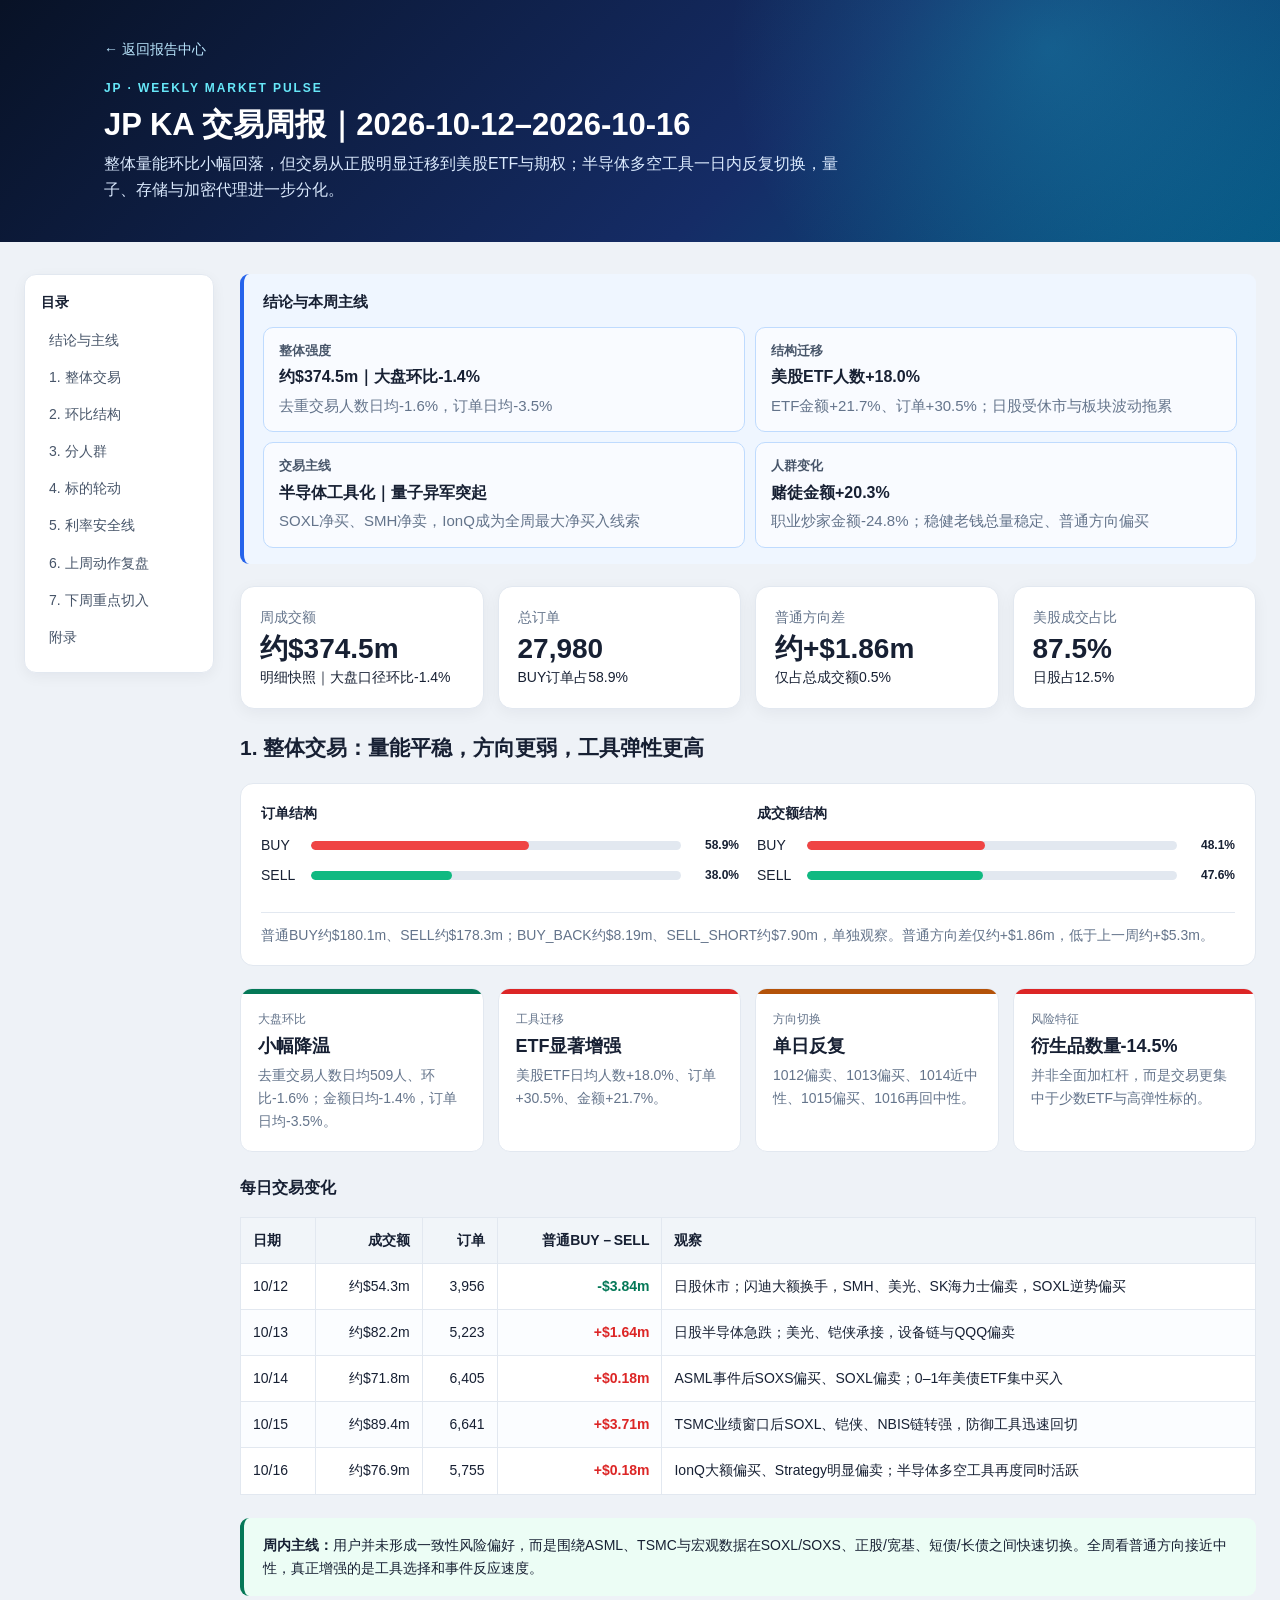
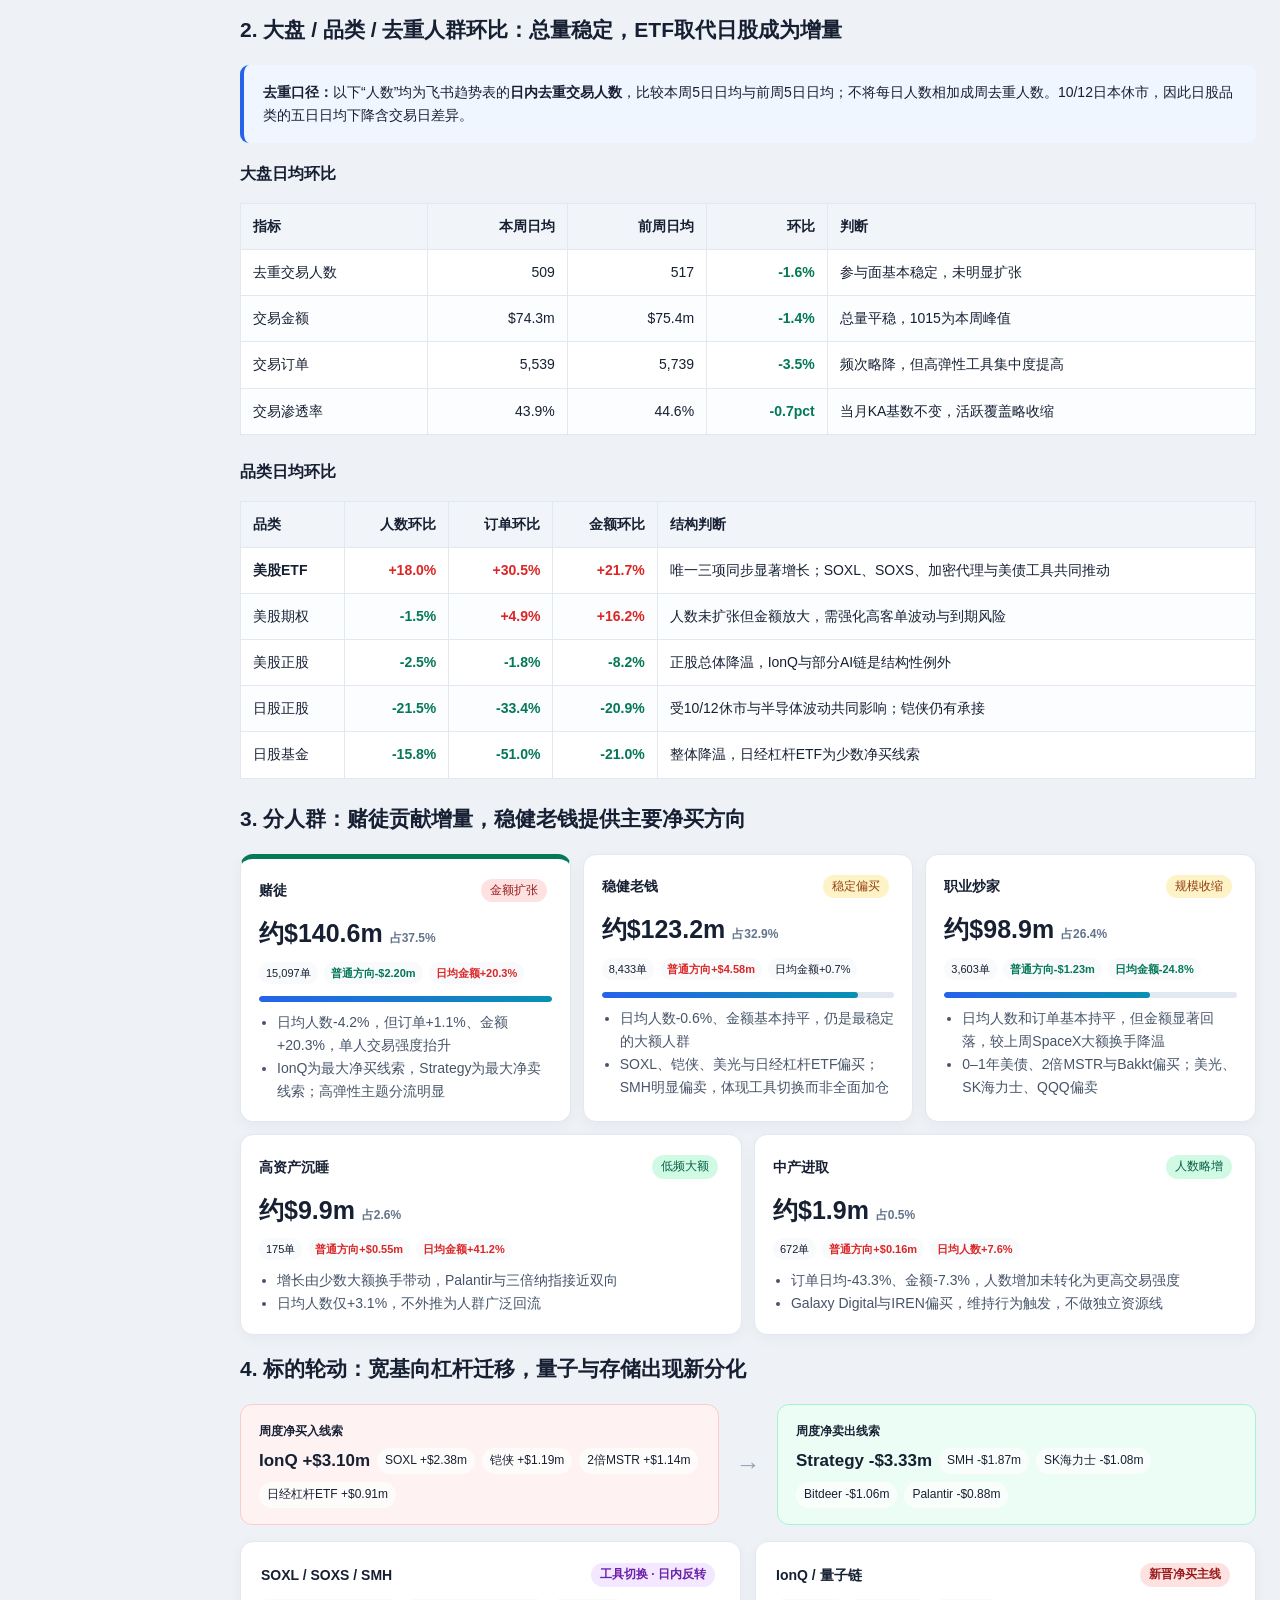
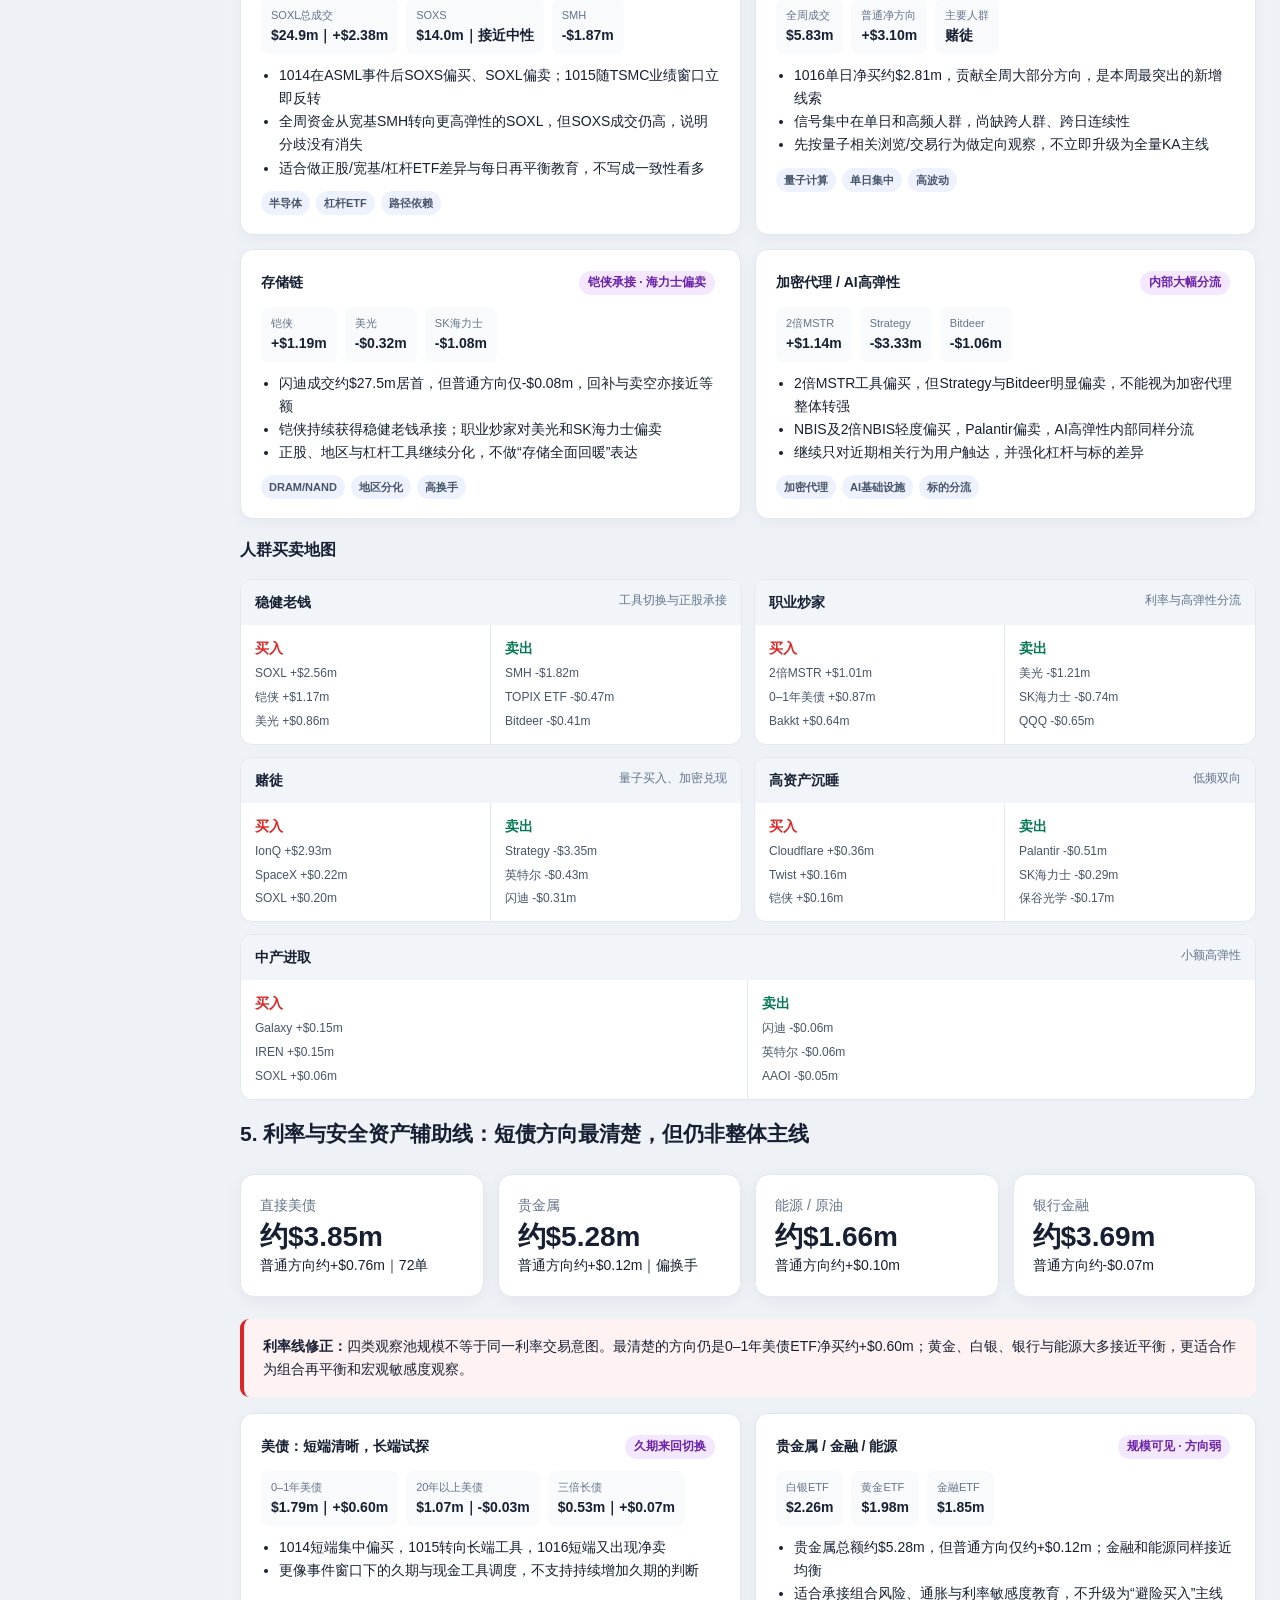
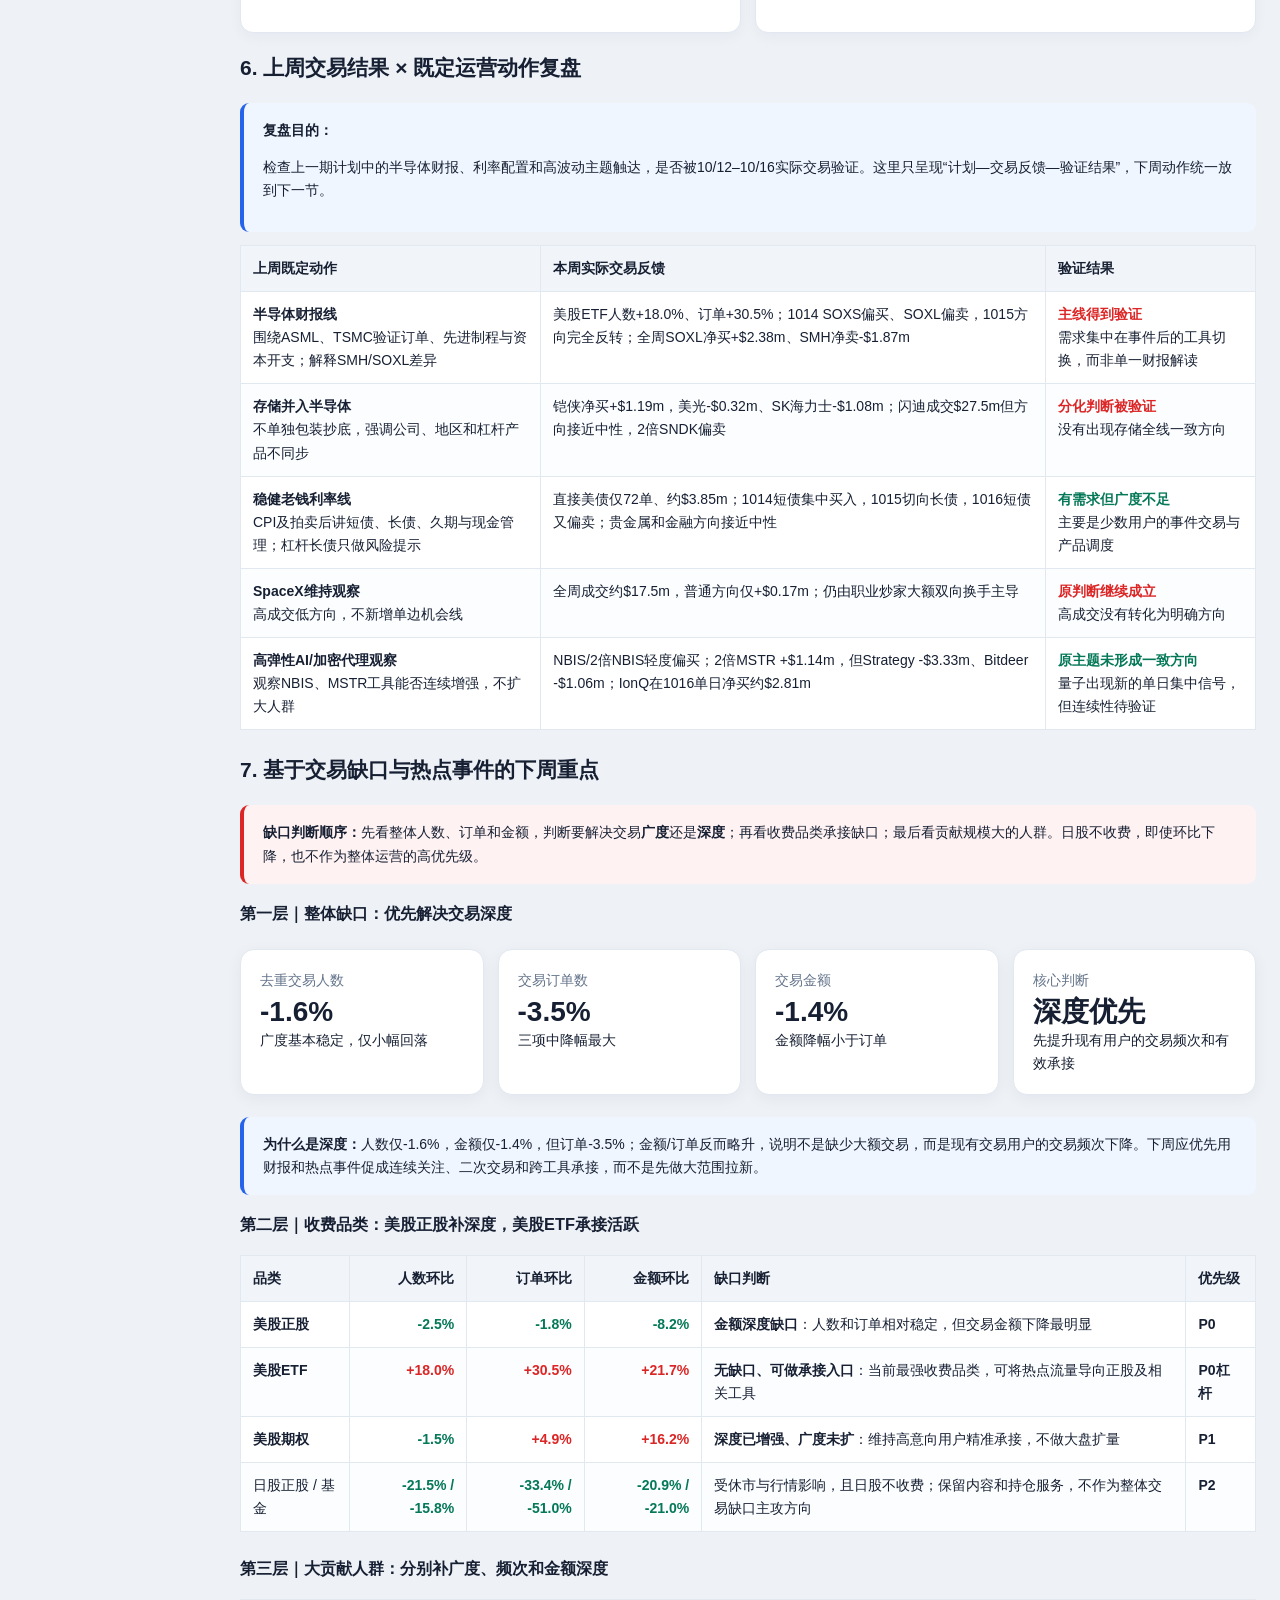
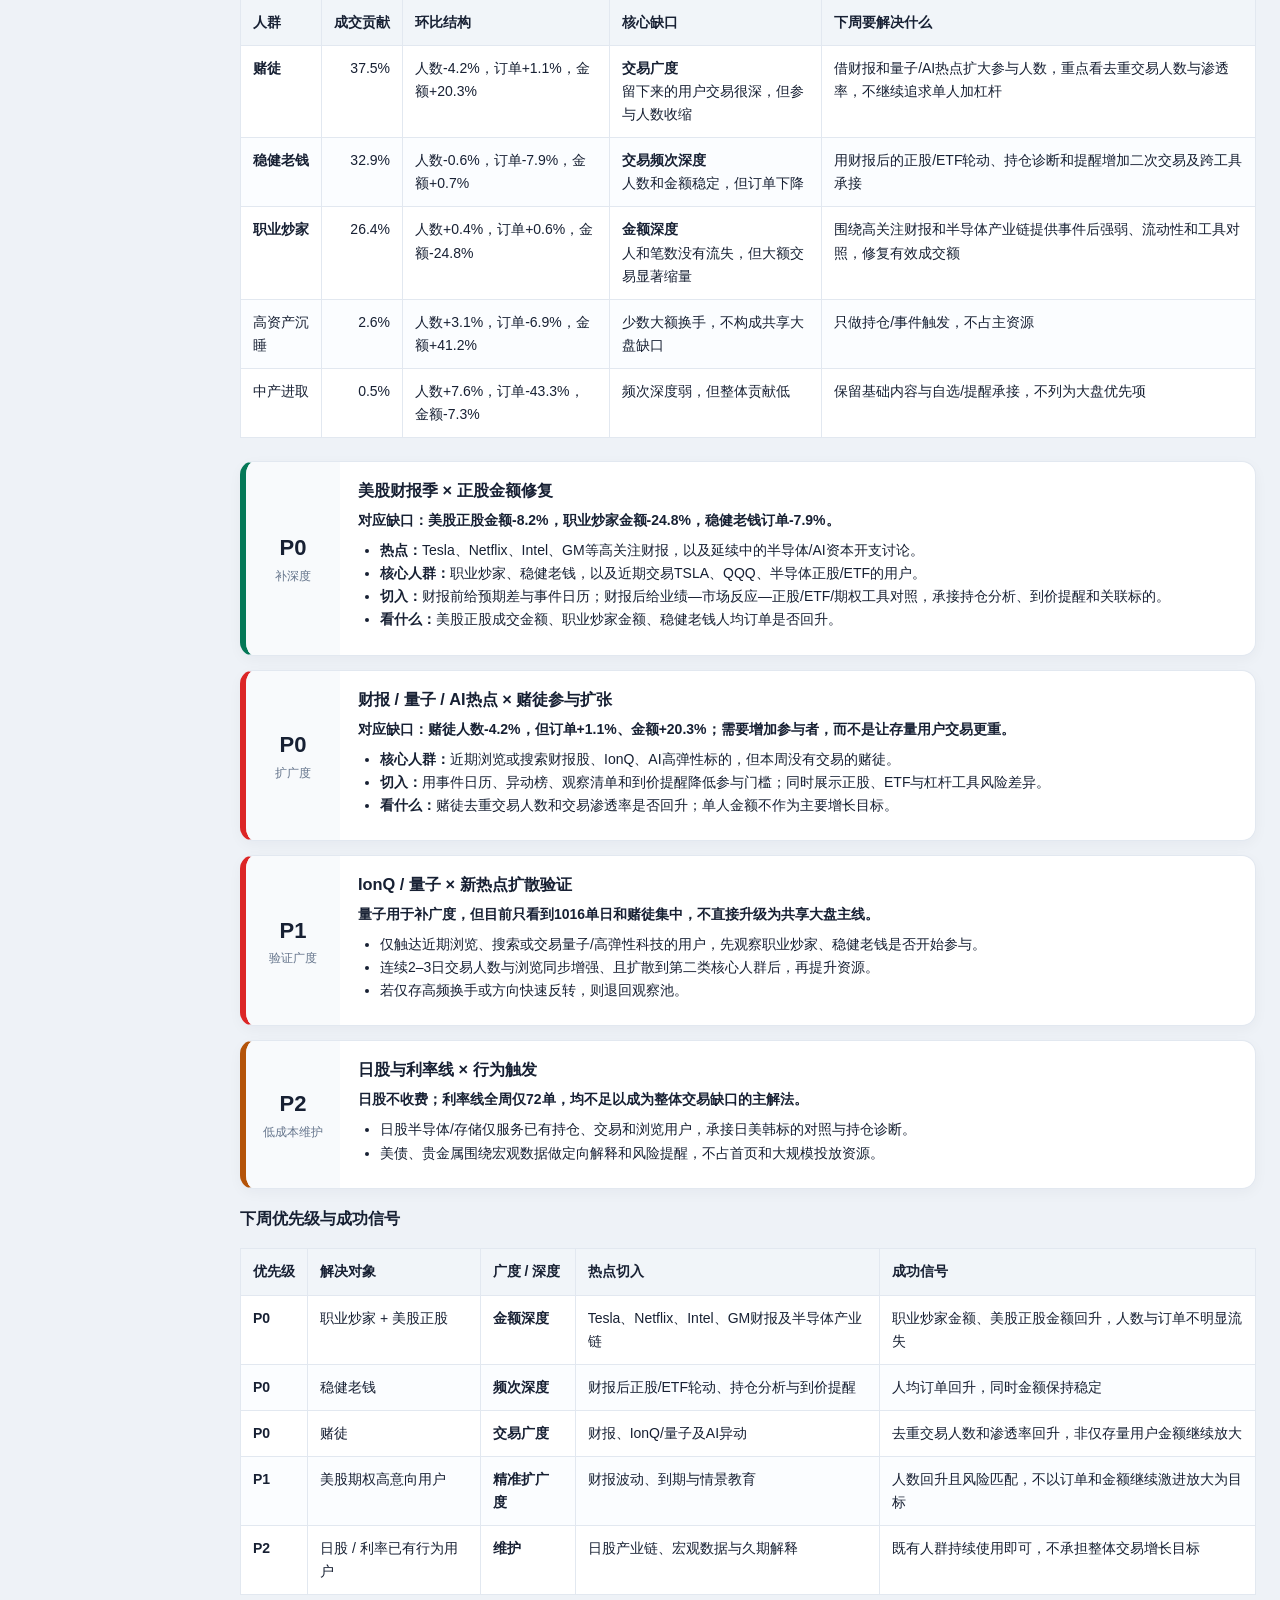
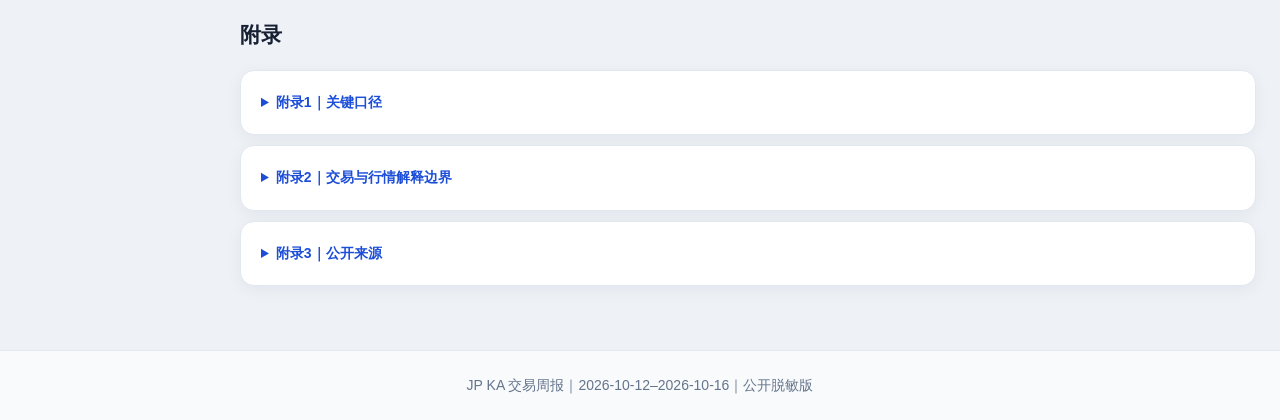
<file: reports/weekly/2026/2026-10-12_2026-10-16/index.html>
<!doctype html>
<html lang="zh-CN">
<head>
  <meta charset="utf-8">
  <meta name="viewport" content="width=device-width,initial-scale=1">
  <meta name="robots" content="noindex,nofollow">
  <meta http-equiv="cache-control" content="no-cache, no-store, must-revalidate">
  <meta http-equiv="pragma" content="no-cache">
  <meta http-equiv="expires" content="0">
  <title>JP KA 交易周报｜2026-10-12–2026-10-16</title>
  <link rel="stylesheet" href="../../../../assets/site.css">
</head>
<body class="report-page">
<header class="hero report-hero"><div class="shell"><a class="back" href="../../../../">← 返回报告中心</a><div class="eyebrow">JP · WEEKLY MARKET PULSE</div><h1>JP KA 交易周报｜2026-10-12–2026-10-16</h1><p>整体量能环比小幅回落，但交易从正股明显迁移到美股ETF与期权；半导体多空工具一日内反复切换，量子、存储与加密代理进一步分化。</p></div></header>
<main class="shell report-layout">
  <aside class="toc"><strong>目录</strong><a href="#overview">结论与主线</a><a href="#sentiment">1. 整体交易</a><a href="#compare">2. 环比结构</a><a href="#crowds">3. 分人群</a><a href="#rotation">4. 标的轮动</a><a href="#rates">5. 利率安全线</a><a href="#review">6. 上周动作复盘</a><a href="#nextweek">7. 下周重点切入</a><a href="#principles">附录</a></aside>
  <div class="report-content">

  <section class="callout executive" id="overview">
    <strong>结论与本周主线</strong>
    <div class="conclusion-grid">
      <div><small>整体强度</small><b>约$374.5m｜大盘环比-1.4%</b><span>去重交易人数日均-1.6%，订单日均-3.5%</span></div>
      <div><small>结构迁移</small><b>美股ETF人数+18.0%</b><span>ETF金额+21.7%、订单+30.5%；日股受休市与板块波动拖累</span></div>
      <div><small>交易主线</small><b>半导体工具化｜量子异军突起</b><span>SOXL净买、SMH净卖，IonQ成为全周最大净买入线索</span></div>
      <div><small>人群变化</small><b>赌徒金额+20.3%</b><span>职业炒家金额-24.8%；稳健老钱总量稳定、普通方向偏买</span></div>
    </div>
  </section>

  <div class="cards">
    <div class="card"><div class="label">周成交额</div><div class="value">约$374.5m</div><div>明细快照｜大盘口径环比-1.4%</div></div>
    <div class="card"><div class="label">总订单</div><div class="value">27,980</div><div>BUY订单占58.9%</div></div>
    <div class="card"><div class="label">普通方向差</div><div class="value">约+$1.86m</div><div>仅占总成交额0.5%</div></div>
    <div class="card"><div class="label">美股成交占比</div><div class="value">87.5%</div><div>日股占12.5%</div></div>
  </div>

  <h2 id="sentiment">1. 整体交易：量能平稳，方向更弱，工具弹性更高</h2>
  <section class="mini-chart" aria-label="周度买卖订单与成交额对比">
    <div class="chart-group"><strong>订单结构</strong><div class="bar-row"><span>BUY</span><div class="track"><i class="buy-bar" style="width:58.9%"></i></div><b>58.9%</b></div><div class="bar-row"><span>SELL</span><div class="track"><i class="sell-bar" style="width:38.0%"></i></div><b>38.0%</b></div></div>
    <div class="chart-group"><strong>成交额结构</strong><div class="bar-row"><span>BUY</span><div class="track"><i class="buy-bar" style="width:48.1%"></i></div><b>48.1%</b></div><div class="bar-row"><span>SELL</span><div class="track"><i class="sell-bar" style="width:47.6%"></i></div><b>47.6%</b></div></div>
    <div class="chart-note">普通BUY约$180.1m、SELL约$178.3m；BUY_BACK约$8.19m、SELL_SHORT约$7.90m，单独观察。普通方向差仅约+$1.86m，低于上一周约+$5.3m。</div>
  </section>

  <div class="signals">
    <div class="signal-card stable"><i></i><small>大盘环比</small><strong>小幅降温</strong><span>去重交易人数日均509人、环比-1.6%；金额日均-1.4%，订单日均-3.5%。</span></div>
    <div class="signal-card alert"><i></i><small>工具迁移</small><strong>ETF显著增强</strong><span>美股ETF日均人数+18.0%、订单+30.5%、金额+21.7%。</span></div>
    <div class="signal-card watch"><i></i><small>方向切换</small><strong>单日反复</strong><span>1012偏卖、1013偏买、1014近中性、1015偏买、1016再回中性。</span></div>
    <div class="signal-card alert"><i></i><small>风险特征</small><strong>衍生品数量-14.5%</strong><span>并非全面加杠杆，而是交易更集中于少数ETF与高弹性标的。</span></div>
  </div>

  <h3>每日交易变化</h3>
  <table><thead><tr><th>日期</th><th class="num">成交额</th><th class="num">订单</th><th class="num">普通BUY－SELL</th><th>观察</th></tr></thead><tbody>
    <tr><td>10/12</td><td class="num">约$54.3m</td><td class="num">3,956</td><td class="num down">-$3.84m</td><td>日股休市；闪迪大额换手，SMH、美光、SK海力士偏卖，SOXL逆势偏买</td></tr>
    <tr><td>10/13</td><td class="num">约$82.2m</td><td class="num">5,223</td><td class="num up">+$1.64m</td><td>日股半导体急跌；美光、铠侠承接，设备链与QQQ偏卖</td></tr>
    <tr><td>10/14</td><td class="num">约$71.8m</td><td class="num">6,405</td><td class="num up">+$0.18m</td><td>ASML事件后SOXS偏买、SOXL偏卖；0–1年美债ETF集中买入</td></tr>
    <tr><td>10/15</td><td class="num">约$89.4m</td><td class="num">6,641</td><td class="num up">+$3.71m</td><td>TSMC业绩窗口后SOXL、铠侠、NBIS链转强，防御工具迅速回切</td></tr>
    <tr><td>10/16</td><td class="num">约$76.9m</td><td class="num">5,755</td><td class="num up">+$0.18m</td><td>IonQ大额偏买、Strategy明显偏卖；半导体多空工具再度同时活跃</td></tr>
  </tbody></table>

  <section class="callout green"><strong>周内主线：</strong>用户并未形成一致性风险偏好，而是围绕ASML、TSMC与宏观数据在SOXL/SOXS、正股/宽基、短债/长债之间快速切换。全周看普通方向接近中性，真正增强的是工具选择和事件反应速度。</section>

  <h2 id="compare">2. 大盘 / 品类 / 去重人群环比：总量稳定，ETF取代日股成为增量</h2>
  <section class="callout"><strong>去重口径：</strong>以下“人数”均为飞书趋势表的<strong>日内去重交易人数</strong>，比较本周5日日均与前周5日日均；不将每日人数相加成周去重人数。10/12日本休市，因此日股品类的五日日均下降含交易日差异。</section>

  <h3>大盘日均环比</h3>
  <table><thead><tr><th>指标</th><th class="num">本周日均</th><th class="num">前周日均</th><th class="num">环比</th><th>判断</th></tr></thead><tbody>
    <tr><td>去重交易人数</td><td class="num">509</td><td class="num">517</td><td class="num down">-1.6%</td><td>参与面基本稳定，未明显扩张</td></tr>
    <tr><td>交易金额</td><td class="num">$74.3m</td><td class="num">$75.4m</td><td class="num down">-1.4%</td><td>总量平稳，1015为本周峰值</td></tr>
    <tr><td>交易订单</td><td class="num">5,539</td><td class="num">5,739</td><td class="num down">-3.5%</td><td>频次略降，但高弹性工具集中度提高</td></tr>
    <tr><td>交易渗透率</td><td class="num">43.9%</td><td class="num">44.6%</td><td class="num down">-0.7pct</td><td>当月KA基数不变，活跃覆盖略收缩</td></tr>
  </tbody></table>

  <h3>品类日均环比</h3>
  <table><thead><tr><th>品类</th><th class="num">人数环比</th><th class="num">订单环比</th><th class="num">金额环比</th><th>结构判断</th></tr></thead><tbody>
    <tr><td><strong>美股ETF</strong></td><td class="num up">+18.0%</td><td class="num up">+30.5%</td><td class="num up">+21.7%</td><td>唯一三项同步显著增长；SOXL、SOXS、加密代理与美债工具共同推动</td></tr>
    <tr><td>美股期权</td><td class="num down">-1.5%</td><td class="num up">+4.9%</td><td class="num up">+16.2%</td><td>人数未扩张但金额放大，需强化高客单波动与到期风险</td></tr>
    <tr><td>美股正股</td><td class="num down">-2.5%</td><td class="num down">-1.8%</td><td class="num down">-8.2%</td><td>正股总体降温，IonQ与部分AI链是结构性例外</td></tr>
    <tr><td>日股正股</td><td class="num down">-21.5%</td><td class="num down">-33.4%</td><td class="num down">-20.9%</td><td>受10/12休市与半导体波动共同影响；铠侠仍有承接</td></tr>
    <tr><td>日股基金</td><td class="num down">-15.8%</td><td class="num down">-51.0%</td><td class="num down">-21.0%</td><td>整体降温，日经杠杆ETF为少数净买线索</td></tr>
  </tbody></table>

  <h2 id="crowds">3. 分人群：赌徒贡献增量，稳健老钱提供主要净买方向</h2>
  <div class="crowd-trend-grid">
    <article class="trend-card emphasis"><div class="trend-title"><strong>赌徒</strong><span class="tag red">金额扩张</span></div><div class="trend-amount">约$140.6m <small>占37.5%</small></div><div class="delta-row"><span>15,097单</span><span class="down">普通方向-$2.20m</span><span class="up">日均金额+20.3%</span></div><div class="contribution-bar"><i style="width:100%"></i></div><ul><li>日均人数-4.2%，但订单+1.1%、金额+20.3%，单人交易强度抬升</li><li>IonQ为最大净买线索，Strategy为最大净卖线索；高弹性主题分流明显</li></ul></article>
    <article class="trend-card"><div class="trend-title"><strong>稳健老钱</strong><span class="tag amber">稳定偏买</span></div><div class="trend-amount">约$123.2m <small>占32.9%</small></div><div class="delta-row"><span>8,433单</span><span class="up">普通方向+$4.58m</span><span>日均金额+0.7%</span></div><div class="contribution-bar"><i style="width:87.6%"></i></div><ul><li>日均人数-0.6%、金额基本持平，仍是最稳定的大额人群</li><li>SOXL、铠侠、美光与日经杠杆ETF偏买；SMH明显偏卖，体现工具切换而非全面加仓</li></ul></article>
    <article class="trend-card"><div class="trend-title"><strong>职业炒家</strong><span class="tag amber">规模收缩</span></div><div class="trend-amount">约$98.9m <small>占26.4%</small></div><div class="delta-row"><span>3,603单</span><span class="down">普通方向-$1.23m</span><span class="down">日均金额-24.8%</span></div><div class="contribution-bar"><i style="width:70.3%"></i></div><ul><li>日均人数和订单基本持平，但金额显著回落，较上周SpaceX大额换手降温</li><li>0–1年美债、2倍MSTR与Bakkt偏买；美光、SK海力士、QQQ偏卖</li></ul></article>
    <article class="trend-card compact"><div class="trend-title"><strong>高资产沉睡</strong><span class="tag green">低频大额</span></div><div class="trend-amount">约$9.9m <small>占2.6%</small></div><div class="delta-row"><span>175单</span><span class="up">普通方向+$0.55m</span><span class="up">日均金额+41.2%</span></div><ul><li>增长由少数大额换手带动，Palantir与三倍纳指接近双向</li><li>日均人数仅+3.1%，不外推为人群广泛回流</li></ul></article>
    <article class="trend-card compact"><div class="trend-title"><strong>中产进取</strong><span class="tag green">人数略增</span></div><div class="trend-amount">约$1.9m <small>占0.5%</small></div><div class="delta-row"><span>672单</span><span class="up">普通方向+$0.16m</span><span class="up">日均人数+7.6%</span></div><ul><li>订单日均-43.3%、金额-7.3%，人数增加未转化为更高交易强度</li><li>Galaxy Digital与IREN偏买，维持行为触发，不做独立资源线</li></ul></article>
  </div>

  <h2 id="rotation">4. 标的轮动：宽基向杠杆迁移，量子与存储出现新分化</h2>
  <div class="rotation-summary">
    <div class="rotation-lane buy"><small>周度净买入线索</small><strong>IonQ +$3.10m</strong><span>SOXL +$2.38m</span><span>铠侠 +$1.19m</span><span>2倍MSTR +$1.14m</span><span>日经杠杆ETF +$0.91m</span></div>
    <div class="rotation-arrow">→</div>
    <div class="rotation-lane sell"><small>周度净卖出线索</small><strong>Strategy -$3.33m</strong><span>SMH -$1.87m</span><span>SK海力士 -$1.08m</span><span>Bitdeer -$1.06m</span><span>Palantir -$0.88m</span></div>
  </div>

  <div class="asset-grid">
    <article class="asset-card"><div class="asset-head"><strong>SOXL / SOXS / SMH</strong><span class="tag move-up-mixed">工具切换 · 日内反转</span></div><div class="metric-strip"><span>SOXL总成交<b>$24.9m｜+$2.38m</b></span><span>SOXS<b>$14.0m｜接近中性</b></span><span>SMH<b>-$1.87m</b></span></div><ul><li>1014在ASML事件后SOXS偏买、SOXL偏卖；1015随TSMC业绩窗口立即反转</li><li>全周资金从宽基SMH转向更高弹性的SOXL，但SOXS成交仍高，说明分歧没有消失</li><li>适合做正股/宽基/杠杆ETF差异与每日再平衡教育，不写成一致性看多</li></ul><div class="theme-chips"><span>半导体</span><span>杠杆ETF</span><span>路径依赖</span></div></article>
    <article class="asset-card"><div class="asset-head"><strong>IonQ / 量子链</strong><span class="tag move-up-buy">新晋净买主线</span></div><div class="metric-strip"><span>全周成交<b>$5.83m</b></span><span>普通净方向<b>+$3.10m</b></span><span>主要人群<b>赌徒</b></span></div><ul><li>1016单日净买约$2.81m，贡献全周大部分方向，是本周最突出的新增线索</li><li>信号集中在单日和高频人群，尚缺跨人群、跨日连续性</li><li>先按量子相关浏览/交易行为做定向观察，不立即升级为全量KA主线</li></ul><div class="theme-chips"><span>量子计算</span><span>单日集中</span><span>高波动</span></div></article>
    <article class="asset-card"><div class="asset-head"><strong>存储链</strong><span class="tag move-up-mixed">铠侠承接 · 海力士偏卖</span></div><div class="metric-strip"><span>铠侠<b>+$1.19m</b></span><span>美光<b>-$0.32m</b></span><span>SK海力士<b>-$1.08m</b></span></div><ul><li>闪迪成交约$27.5m居首，但普通方向仅-$0.08m，回补与卖空亦接近等额</li><li>铠侠持续获得稳健老钱承接；职业炒家对美光和SK海力士偏卖</li><li>正股、地区与杠杆工具继续分化，不做“存储全面回暖”表达</li></ul><div class="theme-chips"><span>DRAM/NAND</span><span>地区分化</span><span>高换手</span></div></article>
    <article class="asset-card"><div class="asset-head"><strong>加密代理 / AI高弹性</strong><span class="tag move-up-mixed">内部大幅分流</span></div><div class="metric-strip"><span>2倍MSTR<b>+$1.14m</b></span><span>Strategy<b>-$3.33m</b></span><span>Bitdeer<b>-$1.06m</b></span></div><ul><li>2倍MSTR工具偏买，但Strategy与Bitdeer明显偏卖，不能视为加密代理整体转强</li><li>NBIS及2倍NBIS轻度偏买，Palantir偏卖，AI高弹性内部同样分流</li><li>继续只对近期相关行为用户触达，并强化杠杆与标的差异</li></ul><div class="theme-chips"><span>加密代理</span><span>AI基础设施</span><span>标的分流</span></div></article>
  </div>

  <h3>人群买卖地图</h3>
  <div class="trade-map">
    <article><header><strong>稳健老钱</strong><span>工具切换与正股承接</span></header><div class="trade-columns"><div class="trade-buy"><b>买入</b><span>SOXL +$2.56m</span><span>铠侠 +$1.17m</span><span>美光 +$0.86m</span></div><div class="trade-sell"><b>卖出</b><span>SMH -$1.82m</span><span>TOPIX ETF -$0.47m</span><span>Bitdeer -$0.41m</span></div></div></article>
    <article><header><strong>职业炒家</strong><span>利率与高弹性分流</span></header><div class="trade-columns"><div class="trade-buy"><b>买入</b><span>2倍MSTR +$1.01m</span><span>0–1年美债 +$0.87m</span><span>Bakkt +$0.64m</span></div><div class="trade-sell"><b>卖出</b><span>美光 -$1.21m</span><span>SK海力士 -$0.74m</span><span>QQQ -$0.65m</span></div></div></article>
    <article><header><strong>赌徒</strong><span>量子买入、加密兑现</span></header><div class="trade-columns"><div class="trade-buy"><b>买入</b><span>IonQ +$2.93m</span><span>SpaceX +$0.22m</span><span>SOXL +$0.20m</span></div><div class="trade-sell"><b>卖出</b><span>Strategy -$3.35m</span><span>英特尔 -$0.43m</span><span>闪迪 -$0.31m</span></div></div></article>
    <article><header><strong>高资产沉睡</strong><span>低频双向</span></header><div class="trade-columns"><div class="trade-buy"><b>买入</b><span>Cloudflare +$0.36m</span><span>Twist +$0.16m</span><span>铠侠 +$0.16m</span></div><div class="trade-sell"><b>卖出</b><span>Palantir -$0.51m</span><span>SK海力士 -$0.29m</span><span>保谷光学 -$0.17m</span></div></div></article>
    <article><header><strong>中产进取</strong><span>小额高弹性</span></header><div class="trade-columns"><div class="trade-buy"><b>买入</b><span>Galaxy +$0.15m</span><span>IREN +$0.15m</span><span>SOXL +$0.06m</span></div><div class="trade-sell"><b>卖出</b><span>闪迪 -$0.06m</span><span>英特尔 -$0.06m</span><span>AAOI -$0.05m</span></div></div></article>
  </div>

  <h2 id="rates">5. 利率与安全资产辅助线：短债方向最清楚，但仍非整体主线</h2>
  <div class="cards">
    <div class="card"><div class="label">直接美债</div><div class="value">约$3.85m</div><div>普通方向约+$0.76m｜72单</div></div>
    <div class="card"><div class="label">贵金属</div><div class="value">约$5.28m</div><div>普通方向约+$0.12m｜偏换手</div></div>
    <div class="card"><div class="label">能源 / 原油</div><div class="value">约$1.66m</div><div>普通方向约+$0.10m</div></div>
    <div class="card"><div class="label">银行金融</div><div class="value">约$3.69m</div><div>普通方向约-$0.07m</div></div>
  </div>
  <section class="callout red"><strong>利率线修正：</strong>四类观察池规模不等于同一利率交易意图。最清楚的方向仍是0–1年美债ETF净买约+$0.60m；黄金、白银、银行与能源大多接近平衡，更适合作为组合再平衡和宏观敏感度观察。</section>
  <div class="asset-grid">
    <article class="asset-card"><div class="asset-head"><strong>美债：短端清晰，长端试探</strong><span class="tag move-up-mixed">久期来回切换</span></div><div class="metric-strip"><span>0–1年美债<b>$1.79m｜+$0.60m</b></span><span>20年以上美债<b>$1.07m｜-$0.03m</b></span><span>三倍长债<b>$0.53m｜+$0.07m</b></span></div><ul><li>1014短端集中偏买，1015转向长端工具，1016短端又出现净卖</li><li>更像事件窗口下的久期与现金工具调度，不支持持续增加久期的判断</li></ul></article>
    <article class="asset-card"><div class="asset-head"><strong>贵金属 / 金融 / 能源</strong><span class="tag move-up-mixed">规模可见 · 方向弱</span></div><div class="metric-strip"><span>白银ETF<b>$2.26m</b></span><span>黄金ETF<b>$1.98m</b></span><span>金融ETF<b>$1.85m</b></span></div><ul><li>贵金属总额约$5.28m，但普通方向仅约+$0.12m；金融和能源同样接近均衡</li><li>适合承接组合风险、通胀与利率敏感度教育，不升级为“避险买入”主线</li></ul></article>
  </div>

  <h2 id="review">6. 上周交易结果 × 既定运营动作复盘</h2>
  <section class="callout action-summary"><strong>复盘目的：</strong><p>检查上一期计划中的半导体财报、利率配置和高波动主题触达，是否被10/12–10/16实际交易验证。这里只呈现“计划—交易反馈—验证结果”，下周动作统一放到下一节。</p></section>

  <table><thead><tr><th>上周既定动作</th><th>本周实际交易反馈</th><th>验证结果</th></tr></thead><tbody>
    <tr><td><strong>半导体财报线</strong><br>围绕ASML、TSMC验证订单、先进制程与资本开支；解释SMH/SOXL差异</td><td>美股ETF人数+18.0%、订单+30.5%；1014 SOXS偏买、SOXL偏卖，1015方向完全反转；全周SOXL净买+$2.38m、SMH净卖-$1.87m</td><td><span class="up">主线得到验证</span><br>需求集中在事件后的工具切换，而非单一财报解读</td></tr>
    <tr><td><strong>存储并入半导体</strong><br>不单独包装抄底，强调公司、地区和杠杆产品不同步</td><td>铠侠净买+$1.19m，美光-$0.32m、SK海力士-$1.08m；闪迪成交$27.5m但方向接近中性，2倍SNDK偏卖</td><td><span class="up">分化判断被验证</span><br>没有出现存储全线一致方向</td></tr>
    <tr><td><strong>稳健老钱利率线</strong><br>CPI及拍卖后讲短债、长债、久期与现金管理；杠杆长债只做风险提示</td><td>直接美债仅72单、约$3.85m；1014短债集中买入，1015切向长债，1016短债又偏卖；贵金属和金融方向接近中性</td><td><span class="down">有需求但广度不足</span><br>主要是少数用户的事件交易与产品调度</td></tr>
    <tr><td><strong>SpaceX维持观察</strong><br>高成交低方向，不新增单边机会线</td><td>全周成交约$17.5m，普通方向仅+$0.17m；仍由职业炒家大额双向换手主导</td><td><span class="up">原判断继续成立</span><br>高成交没有转化为明确方向</td></tr>
    <tr><td><strong>高弹性AI/加密代理观察</strong><br>观察NBIS、MSTR工具能否连续增强，不扩大人群</td><td>NBIS/2倍NBIS轻度偏买；2倍MSTR +$1.14m，但Strategy -$3.33m、Bitdeer -$1.06m；IonQ在1016单日净买约$2.81m</td><td><span class="down">原主题未形成一致方向</span><br>量子出现新的单日集中信号，但连续性待验证</td></tr>
  </tbody></table>

  <h2 id="nextweek">7. 基于交易缺口与热点事件的下周重点</h2>
  <section class="callout red"><strong>缺口判断顺序：</strong>先看整体人数、订单和金额，判断要解决交易<strong>广度</strong>还是<strong>深度</strong>；再看收费品类承接缺口；最后看贡献规模大的人群。日股不收费，即使环比下降，也不作为整体运营的高优先级。</section>

  <h3>第一层｜整体缺口：优先解决交易深度</h3>
  <div class="cards">
    <div class="card"><div class="label">去重交易人数</div><div class="value">-1.6%</div><div>广度基本稳定，仅小幅回落</div></div>
    <div class="card"><div class="label">交易订单数</div><div class="value">-3.5%</div><div>三项中降幅最大</div></div>
    <div class="card"><div class="label">交易金额</div><div class="value">-1.4%</div><div>金额降幅小于订单</div></div>
    <div class="card"><div class="label">核心判断</div><div class="value">深度优先</div><div>先提升现有用户的交易频次和有效承接</div></div>
  </div>
  <section class="callout"><strong>为什么是深度：</strong>人数仅-1.6%，金额仅-1.4%，但订单-3.5%；金额/订单反而略升，说明不是缺少大额交易，而是现有交易用户的交易频次下降。下周应优先用财报和热点事件促成连续关注、二次交易和跨工具承接，而不是先做大范围拉新。</section>

  <h3>第二层｜收费品类：美股正股补深度，美股ETF承接活跃</h3>
  <table><thead><tr><th>品类</th><th class="num">人数环比</th><th class="num">订单环比</th><th class="num">金额环比</th><th>缺口判断</th><th>优先级</th></tr></thead><tbody>
    <tr><td><strong>美股正股</strong></td><td class="num down">-2.5%</td><td class="num down">-1.8%</td><td class="num down">-8.2%</td><td><strong>金额深度缺口</strong>：人数和订单相对稳定，但交易金额下降最明显</td><td><strong>P0</strong></td></tr>
    <tr><td><strong>美股ETF</strong></td><td class="num up">+18.0%</td><td class="num up">+30.5%</td><td class="num up">+21.7%</td><td><strong>无缺口、可做承接入口</strong>：当前最强收费品类，可将热点流量导向正股及相关工具</td><td><strong>P0杠杆</strong></td></tr>
    <tr><td><strong>美股期权</strong></td><td class="num down">-1.5%</td><td class="num up">+4.9%</td><td class="num up">+16.2%</td><td><strong>深度已增强、广度未扩</strong>：维持高意向用户精准承接，不做大盘扩量</td><td><strong>P1</strong></td></tr>
    <tr><td>日股正股 / 基金</td><td class="num down">-21.5% / -15.8%</td><td class="num down">-33.4% / -51.0%</td><td class="num down">-20.9% / -21.0%</td><td>受休市与行情影响，且日股不收费；保留内容和持仓服务，不作为整体交易缺口主攻方向</td><td><strong>P2</strong></td></tr>
  </tbody></table>

  <h3>第三层｜大贡献人群：分别补广度、频次和金额深度</h3>
  <table><thead><tr><th>人群</th><th class="num">成交贡献</th><th>环比结构</th><th>核心缺口</th><th>下周要解决什么</th></tr></thead><tbody>
    <tr><td><strong>赌徒</strong></td><td class="num">37.5%</td><td>人数-4.2%，订单+1.1%，金额+20.3%</td><td><strong>交易广度</strong><br>留下来的用户交易很深，但参与人数收缩</td><td>借财报和量子/AI热点扩大参与人数，重点看去重交易人数与渗透率，不继续追求单人加杠杆</td></tr>
    <tr><td><strong>稳健老钱</strong></td><td class="num">32.9%</td><td>人数-0.6%，订单-7.9%，金额+0.7%</td><td><strong>交易频次深度</strong><br>人数和金额稳定，但订单下降</td><td>用财报后的正股/ETF轮动、持仓诊断和提醒增加二次交易及跨工具承接</td></tr>
    <tr><td><strong>职业炒家</strong></td><td class="num">26.4%</td><td>人数+0.4%，订单+0.6%，金额-24.8%</td><td><strong>金额深度</strong><br>人和笔数没有流失，但大额交易显著缩量</td><td>围绕高关注财报和半导体产业链提供事件后强弱、流动性和工具对照，修复有效成交额</td></tr>
    <tr><td>高资产沉睡</td><td class="num">2.6%</td><td>人数+3.1%，订单-6.9%，金额+41.2%</td><td>少数大额换手，不构成共享大盘缺口</td><td>只做持仓/事件触发，不占主资源</td></tr>
    <tr><td>中产进取</td><td class="num">0.5%</td><td>人数+7.6%，订单-43.3%，金额-7.3%</td><td>频次深度弱，但整体贡献低</td><td>保留基础内容与自选/提醒承接，不列为大盘优先项</td></tr>
  </tbody></table>

  <div class="calendar-strip">
    <article class="calendar-card go"><div class="calendar-date"><b>P0</b><span>补深度</span></div><div><h3>美股财报季 × 正股金额修复</h3><p><strong>对应缺口：美股正股金额-8.2%，职业炒家金额-24.8%，稳健老钱订单-7.9%。</strong></p><ul><li><strong>热点：</strong>Tesla、Netflix、Intel、GM等高关注财报，以及延续中的半导体/AI资本开支讨论。</li><li><strong>核心人群：</strong>职业炒家、稳健老钱，以及近期交易TSLA、QQQ、半导体正股/ETF的用户。</li><li><strong>切入：</strong>财报前给预期差与事件日历；财报后给业绩—市场反应—正股/ETF/期权工具对照，承接持仓分析、到价提醒和关联标的。</li><li><strong>看什么：</strong>美股正股成交金额、职业炒家金额、稳健老钱人均订单是否回升。</li></ul></div></article>
    <article class="calendar-card strengthen"><div class="calendar-date"><b>P0</b><span>扩广度</span></div><div><h3>财报 / 量子 / AI热点 × 赌徒参与扩张</h3><p><strong>对应缺口：赌徒人数-4.2%，但订单+1.1%、金额+20.3%；需要增加参与者，而不是让存量用户交易更重。</strong></p><ul><li><strong>核心人群：</strong>近期浏览或搜索财报股、IonQ、AI高弹性标的，但本周没有交易的赌徒。</li><li><strong>切入：</strong>用事件日历、异动榜、观察清单和到价提醒降低参与门槛；同时展示正股、ETF与杠杆工具风险差异。</li><li><strong>看什么：</strong>赌徒去重交易人数和交易渗透率是否回升；单人金额不作为主要增长目标。</li></ul></div></article>
    <article class="calendar-card strengthen"><div class="calendar-date"><b>P1</b><span>验证广度</span></div><div><h3>IonQ / 量子 × 新热点扩散验证</h3><p><strong>量子用于补广度，但目前只看到1016单日和赌徒集中，不直接升级为共享大盘主线。</strong></p><ul><li>仅触达近期浏览、搜索或交易量子/高弹性科技的用户，先观察职业炒家、稳健老钱是否开始参与。</li><li>连续2–3日交易人数与浏览同步增强、且扩散到第二类核心人群后，再提升资源。</li><li>若仅存高频换手或方向快速反转，则退回观察池。</li></ul></div></article>
    <article class="calendar-card downgrade"><div class="calendar-date"><b>P2</b><span>低成本维护</span></div><div><h3>日股与利率线 × 行为触发</h3><p><strong>日股不收费；利率线全周仅72单，均不足以成为整体交易缺口的主解法。</strong></p><ul><li>日股半导体/存储仅服务已有持仓、交易和浏览用户，承接日美韩标的对照与持仓诊断。</li><li>美债、贵金属围绕宏观数据做定向解释和风险提醒，不占首页和大规模投放资源。</li></ul></div></article>
  </div>

  <h3>下周优先级与成功信号</h3>
  <table><thead><tr><th>优先级</th><th>解决对象</th><th>广度 / 深度</th><th>热点切入</th><th>成功信号</th></tr></thead><tbody>
    <tr><td><strong>P0</strong></td><td>职业炒家 + 美股正股</td><td><strong>金额深度</strong></td><td>Tesla、Netflix、Intel、GM财报及半导体产业链</td><td>职业炒家金额、美股正股金额回升，人数与订单不明显流失</td></tr>
    <tr><td><strong>P0</strong></td><td>稳健老钱</td><td><strong>频次深度</strong></td><td>财报后正股/ETF轮动、持仓分析与到价提醒</td><td>人均订单回升，同时金额保持稳定</td></tr>
    <tr><td><strong>P0</strong></td><td>赌徒</td><td><strong>交易广度</strong></td><td>财报、IonQ/量子及AI异动</td><td>去重交易人数和渗透率回升，非仅存量用户金额继续放大</td></tr>
    <tr><td><strong>P1</strong></td><td>美股期权高意向用户</td><td><strong>精准扩广度</strong></td><td>财报波动、到期与情景教育</td><td>人数回升且风险匹配，不以订单和金额继续激进放大为目标</td></tr>
    <tr><td><strong>P2</strong></td><td>日股 / 利率已有行为用户</td><td><strong>维护</strong></td><td>日股产业链、宏观数据与久期解释</td><td>既有人群持续使用即可，不承担整体交易增长目标</td></tr>
  </tbody></table>

  <h2 id="principles">附录</h2>
  <div class="appendix-stack">
    <details class="panel appendix"><summary><strong>附录1｜关键口径</strong></summary><ul><li>交易周期为2026/10/12–10/16；环比基准为2026/10/05–10/09，均按5个观察日比较。</li><li>大盘、品类与人群人数来自飞书趋势表，均为日内去重交易人数；周报展示五日日均环比，不将每日人数相加成周去重人数。</li><li>10/12日本市场休市，因此日股人数、订单和金额的五日日均环比包含少一个交易日的影响。</li><li>明细Excel为周一导出快照；1012、1013、1015与飞书大盘存在约0.4%–3.0%的金额差异，逐标的、人群和方向采用明细快照，大盘环比采用飞书趋势表。</li><li>BUY－SELL仅表示普通方向成交金额差，不等于净入金、持仓净变化或盈亏；BUY_BACK与SELL_SHORT单列。</li><li>原始明细缺少成交时点、成交价格、持仓成本和账户现金变化，不能确认具体买卖点、止盈止损或真实动机。</li><li>利率/安全观察池按名称规则归类，只用于观察敏感度，不代表严格因果或单一配置意图。</li><li>公开页只展示聚合、降精度结果，不包含原始文件、UID、账户、内部链接或本地路径。</li></ul></details>
    <details class="panel appendix"><summary><strong>附录2｜交易与行情解释边界</strong></summary><table><thead><tr><th>关系</th><th>可能状态</th><th>边界</th></tr></thead><tbody><tr><td>上涨 · 偏买</td><td>可能顺势参与</td><td>不能判断具体买点。</td></tr><tr><td>上涨 · 偏卖</td><td>可能兑现</td><td>无成本数据，不能确认获利。</td></tr><tr><td>下跌 · 偏买</td><td>可能逆势承接</td><td>需观察后续是否延续。</td></tr><tr><td>下跌 · 偏卖</td><td>可能减仓或控制风险</td><td>不能区分止盈、止损和调仓。</td></tr><tr><td>买卖接近平衡</td><td>高换手或分歧</td><td>避免单边判断。</td></tr></tbody></table></details>
    <details class="panel appendix"><summary><strong>附录3｜公开来源</strong></summary><ul><li><a href="https://www.asml.com/en/investors/financial-results">ASML：季度业绩与投资者材料</a></li><li><a href="https://investor.tsmc.com/english/quarterly-results/2026/q3">TSMC：2026年第三季度业绩</a></li><li><a href="https://www.federalreserve.gov/monetarypolicy/publications/beige-book-default.htm">Federal Reserve：褐皮书发布信息</a></li><li><a href="https://home.treasury.gov/resource-center/data-chart-center/quarterly-refunding">U.S. Treasury：国债发行与拍卖信息</a></li><li><a href="https://www.boj.or.jp/en/mopo/mpmsche_minu/index.htm">Bank of Japan：货币政策会议与相关日程</a></li></ul></details>
  </div>
  </div>
</main>
<footer>JP KA 交易周报｜2026-10-12–2026-10-16｜公开脱敏版</footer>
</body>
</html>
</file>
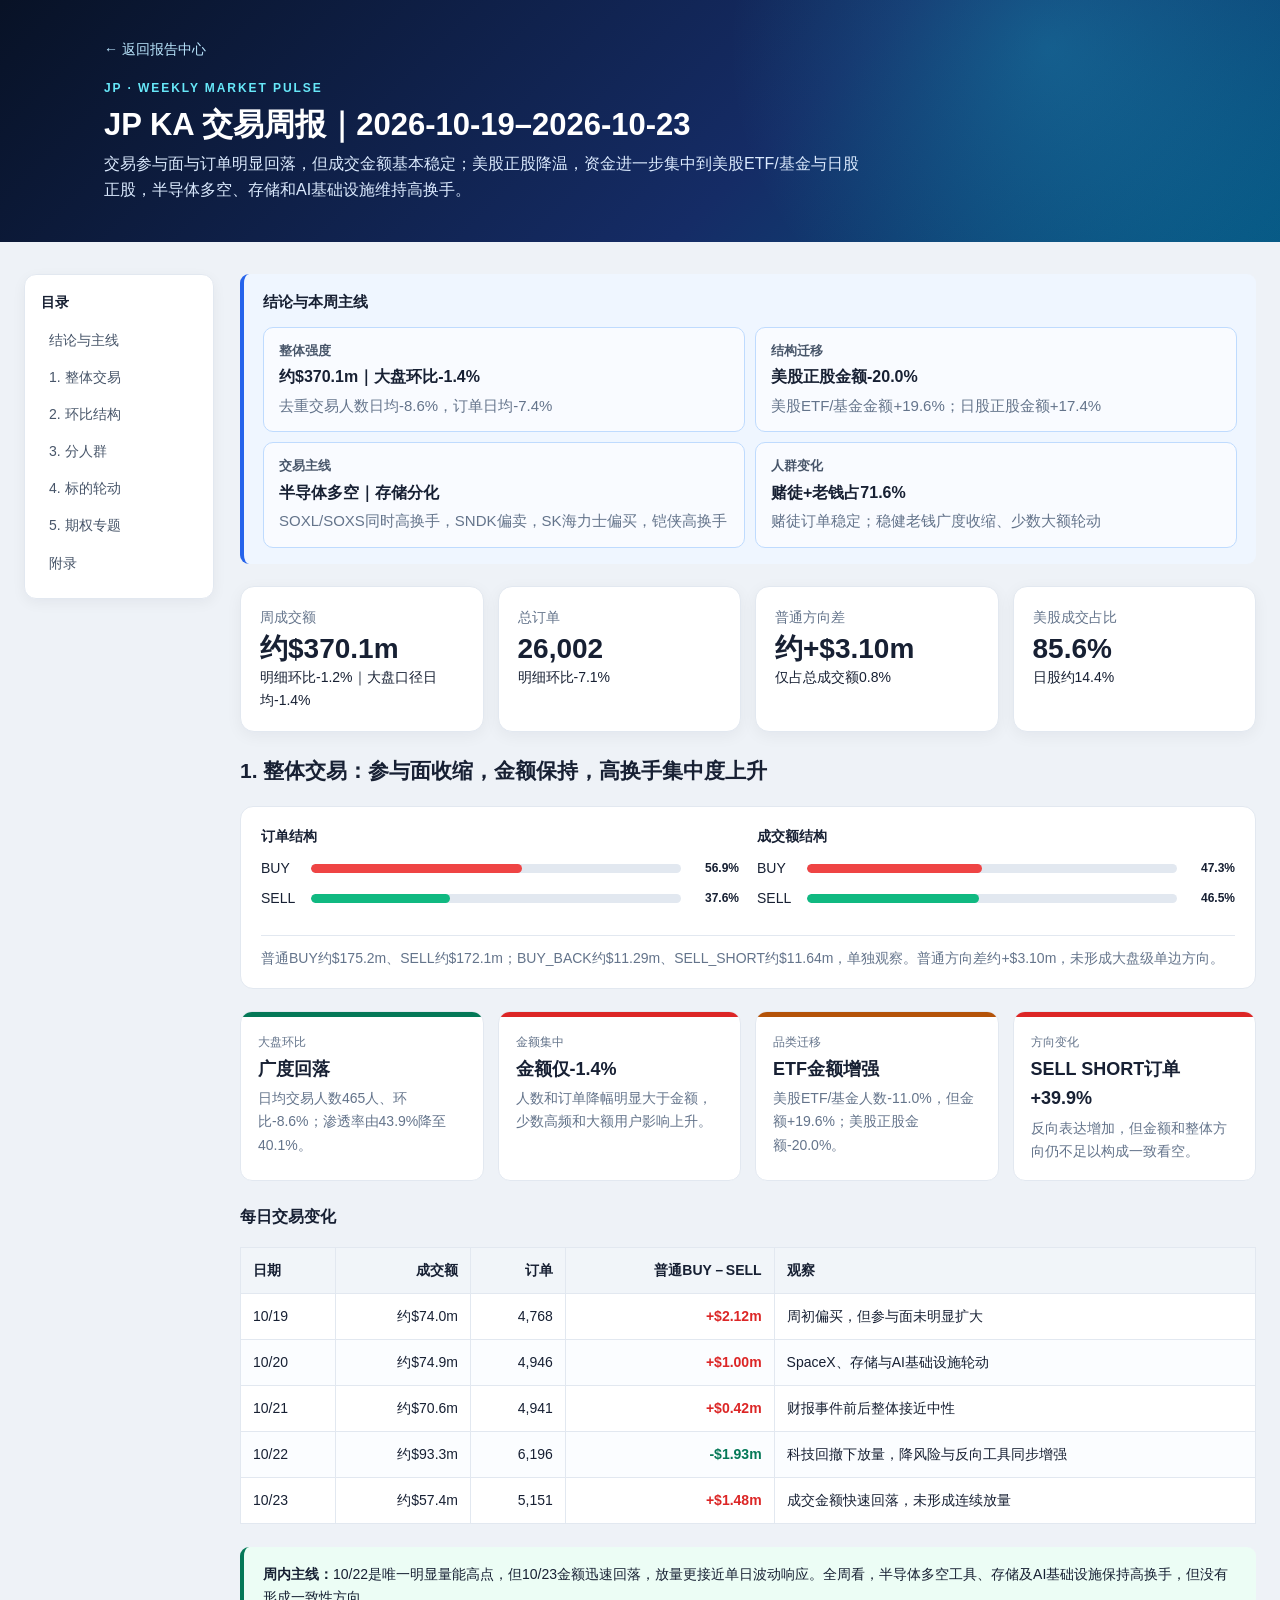
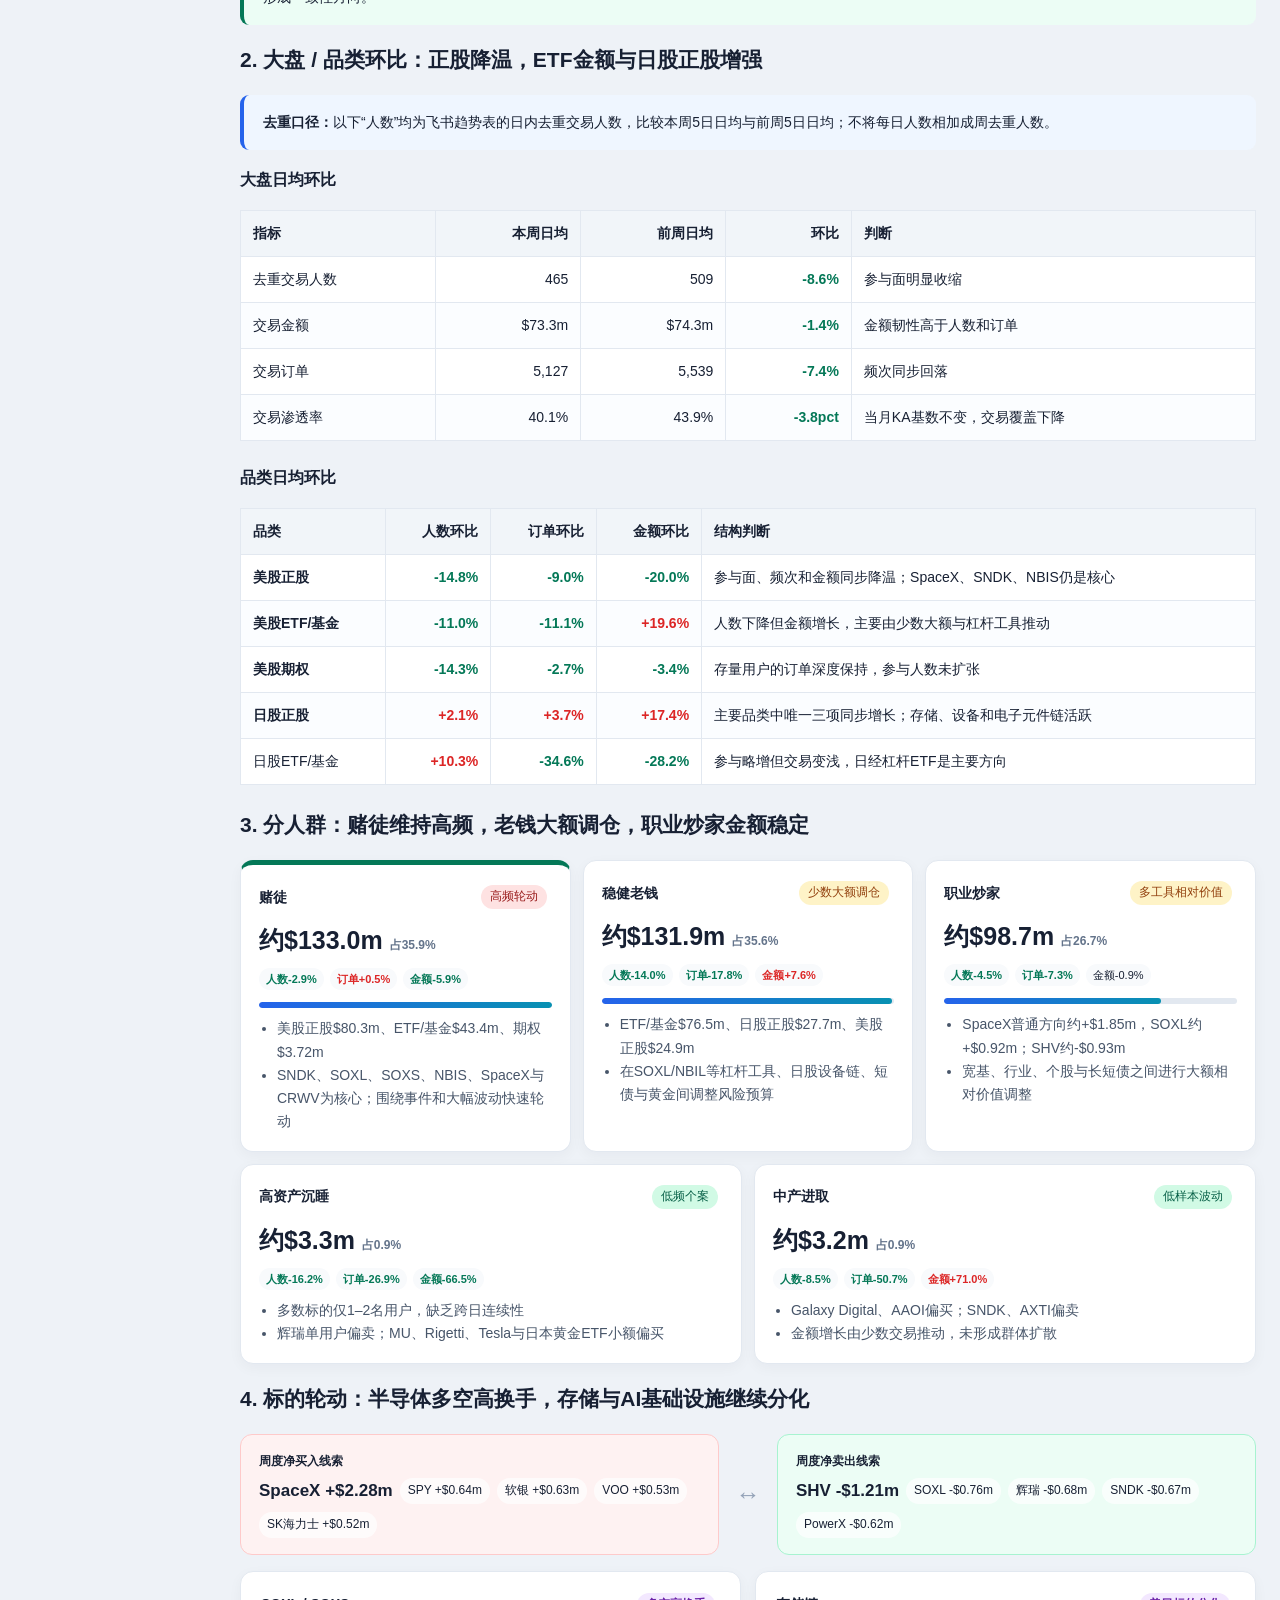
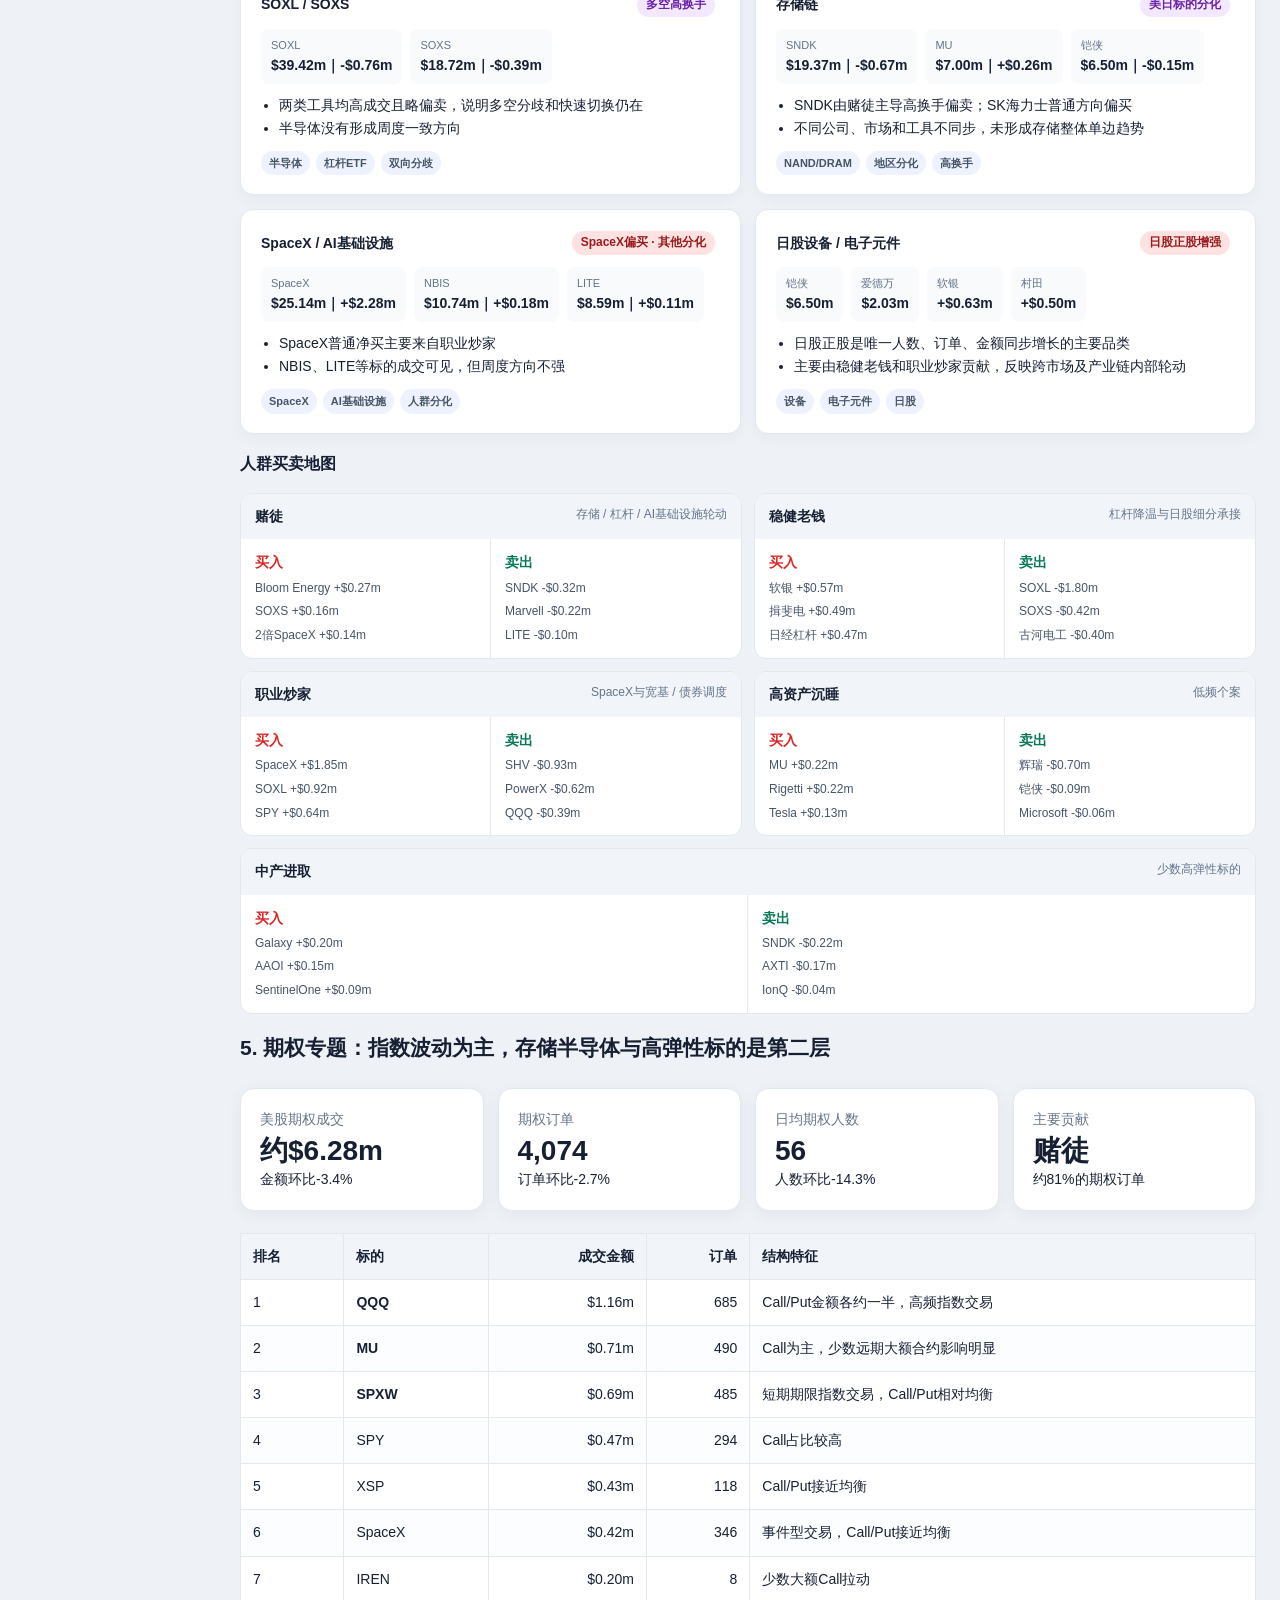
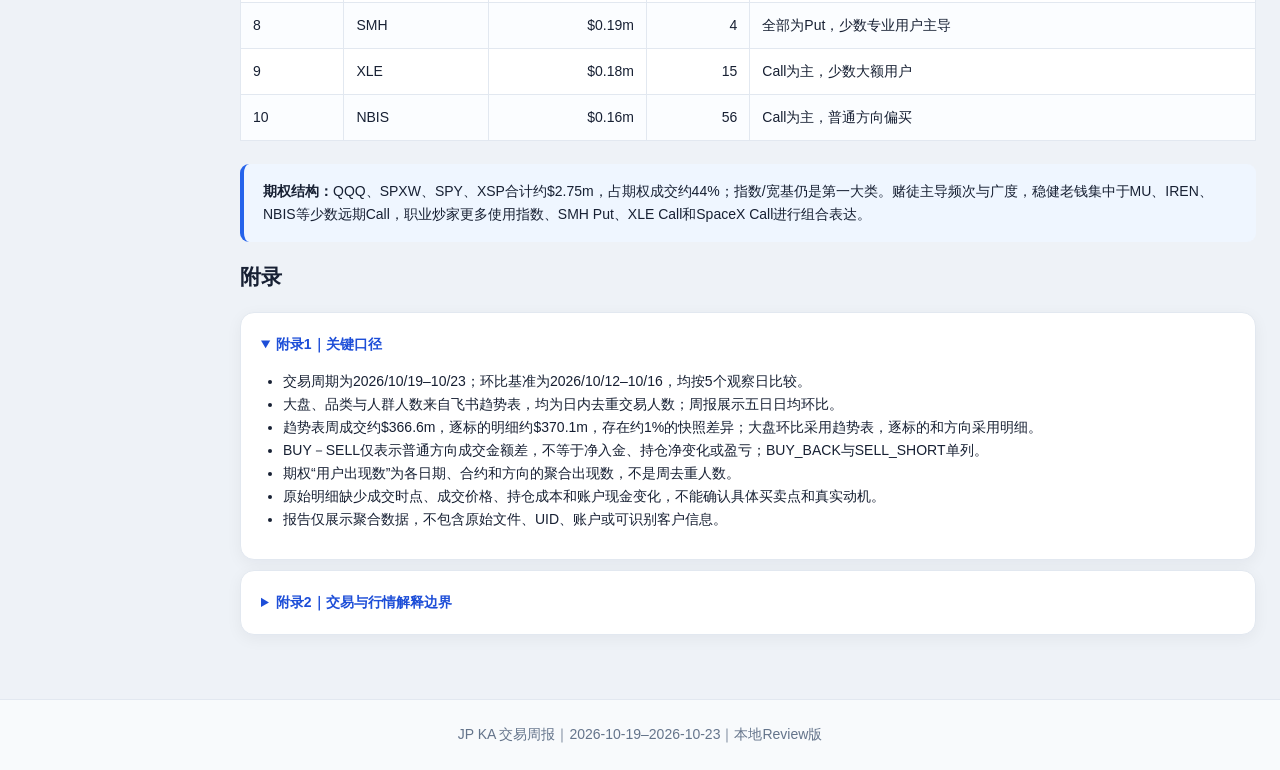
<file: reports/weekly/2026/2026-10-19_2026-10-23/index.html>
<!doctype html>
<html lang="zh-CN">
<head>
  <meta charset="utf-8">
  <meta name="viewport" content="width=device-width,initial-scale=1">
  <meta name="robots" content="noindex,nofollow">
  <meta http-equiv="cache-control" content="no-cache, no-store, must-revalidate">
  <meta http-equiv="pragma" content="no-cache">
  <meta http-equiv="expires" content="0">
  <title>JP KA 交易周报｜2026-10-19–2026-10-23</title>
  <link rel="stylesheet" href="../../../../assets/site.css">
</head>
<body class="report-page">
<header class="hero report-hero"><div class="shell"><a class="back" href="../../../../">← 返回报告中心</a><div class="eyebrow">JP · WEEKLY MARKET PULSE</div><h1>JP KA 交易周报｜2026-10-19–2026-10-23</h1><p>交易参与面与订单明显回落，但成交金额基本稳定；美股正股降温，资金进一步集中到美股ETF/基金与日股正股，半导体多空、存储和AI基础设施维持高换手。</p></div></header>
<main class="shell report-layout">
  <aside class="toc"><strong>目录</strong><a href="#overview">结论与主线</a><a href="#sentiment">1. 整体交易</a><a href="#compare">2. 环比结构</a><a href="#crowds">3. 分人群</a><a href="#rotation">4. 标的轮动</a><a href="#options">5. 期权专题</a><a href="#principles">附录</a></aside>
  <div class="report-content">

  <section class="callout executive" id="overview">
    <strong>结论与本周主线</strong>
    <div class="conclusion-grid">
      <div><small>整体强度</small><b>约$370.1m｜大盘环比-1.4%</b><span>去重交易人数日均-8.6%，订单日均-7.4%</span></div>
      <div><small>结构迁移</small><b>美股正股金额-20.0%</b><span>美股ETF/基金金额+19.6%；日股正股金额+17.4%</span></div>
      <div><small>交易主线</small><b>半导体多空｜存储分化</b><span>SOXL/SOXS同时高换手，SNDK偏卖，SK海力士偏买，铠侠高换手</span></div>
      <div><small>人群变化</small><b>赌徒+老钱占71.6%</b><span>赌徒订单稳定；稳健老钱广度收缩、少数大额轮动</span></div>
    </div>
  </section>

  <div class="cards">
    <div class="card"><div class="label">周成交额</div><div class="value">约$370.1m</div><div>明细环比-1.2%｜大盘口径日均-1.4%</div></div>
    <div class="card"><div class="label">总订单</div><div class="value">26,002</div><div>明细环比-7.1%</div></div>
    <div class="card"><div class="label">普通方向差</div><div class="value">约+$3.10m</div><div>仅占总成交额0.8%</div></div>
    <div class="card"><div class="label">美股成交占比</div><div class="value">85.6%</div><div>日股约14.4%</div></div>
  </div>

  <h2 id="sentiment">1. 整体交易：参与面收缩，金额保持，高换手集中度上升</h2>
  <section class="mini-chart" aria-label="周度买卖订单与成交额结构">
    <div class="chart-group"><strong>订单结构</strong><div class="bar-row"><span>BUY</span><div class="track"><i class="buy-bar" style="width:56.9%"></i></div><b>56.9%</b></div><div class="bar-row"><span>SELL</span><div class="track"><i class="sell-bar" style="width:37.6%"></i></div><b>37.6%</b></div></div>
    <div class="chart-group"><strong>成交额结构</strong><div class="bar-row"><span>BUY</span><div class="track"><i class="buy-bar" style="width:47.3%"></i></div><b>47.3%</b></div><div class="bar-row"><span>SELL</span><div class="track"><i class="sell-bar" style="width:46.5%"></i></div><b>46.5%</b></div></div>
    <div class="chart-note">普通BUY约$175.2m、SELL约$172.1m；BUY_BACK约$11.29m、SELL_SHORT约$11.64m，单独观察。普通方向差约+$3.10m，未形成大盘级单边方向。</div>
  </section>

  <div class="signals">
    <div class="signal-card stable"><i></i><small>大盘环比</small><strong>广度回落</strong><span>日均交易人数465人、环比-8.6%；渗透率由43.9%降至40.1%。</span></div>
    <div class="signal-card alert"><i></i><small>金额集中</small><strong>金额仅-1.4%</strong><span>人数和订单降幅明显大于金额，少数高频和大额用户影响上升。</span></div>
    <div class="signal-card watch"><i></i><small>品类迁移</small><strong>ETF金额增强</strong><span>美股ETF/基金人数-11.0%，但金额+19.6%；美股正股金额-20.0%。</span></div>
    <div class="signal-card alert"><i></i><small>方向变化</small><strong>SELL SHORT订单+39.9%</strong><span>反向表达增加，但金额和整体方向仍不足以构成一致看空。</span></div>
  </div>

  <h3>每日交易变化</h3>
  <table><thead><tr><th>日期</th><th class="num">成交额</th><th class="num">订单</th><th class="num">普通BUY－SELL</th><th>观察</th></tr></thead><tbody>
    <tr><td>10/19</td><td class="num">约$74.0m</td><td class="num">4,768</td><td class="num up">+$2.12m</td><td>周初偏买，但参与面未明显扩大</td></tr>
    <tr><td>10/20</td><td class="num">约$74.9m</td><td class="num">4,946</td><td class="num up">+$1.00m</td><td>SpaceX、存储与AI基础设施轮动</td></tr>
    <tr><td>10/21</td><td class="num">约$70.6m</td><td class="num">4,941</td><td class="num up">+$0.42m</td><td>财报事件前后整体接近中性</td></tr>
    <tr><td>10/22</td><td class="num">约$93.3m</td><td class="num">6,196</td><td class="num down">-$1.93m</td><td>科技回撤下放量，降风险与反向工具同步增强</td></tr>
    <tr><td>10/23</td><td class="num">约$57.4m</td><td class="num">5,151</td><td class="num up">+$1.48m</td><td>成交金额快速回落，未形成连续放量</td></tr>
  </tbody></table>
  <section class="callout green"><strong>周内主线：</strong>10/22是唯一明显量能高点，但10/23金额迅速回落，放量更接近单日波动响应。全周看，半导体多空工具、存储及AI基础设施保持高换手，但没有形成一致性方向。</section>

  <h2 id="compare">2. 大盘 / 品类环比：正股降温，ETF金额与日股正股增强</h2>
  <section class="callout"><strong>去重口径：</strong>以下“人数”均为飞书趋势表的日内去重交易人数，比较本周5日日均与前周5日日均；不将每日人数相加成周去重人数。</section>
  <h3>大盘日均环比</h3>
  <table><thead><tr><th>指标</th><th class="num">本周日均</th><th class="num">前周日均</th><th class="num">环比</th><th>判断</th></tr></thead><tbody>
    <tr><td>去重交易人数</td><td class="num">465</td><td class="num">509</td><td class="num down">-8.6%</td><td>参与面明显收缩</td></tr>
    <tr><td>交易金额</td><td class="num">$73.3m</td><td class="num">$74.3m</td><td class="num down">-1.4%</td><td>金额韧性高于人数和订单</td></tr>
    <tr><td>交易订单</td><td class="num">5,127</td><td class="num">5,539</td><td class="num down">-7.4%</td><td>频次同步回落</td></tr>
    <tr><td>交易渗透率</td><td class="num">40.1%</td><td class="num">43.9%</td><td class="num down">-3.8pct</td><td>当月KA基数不变，交易覆盖下降</td></tr>
  </tbody></table>
  <h3>品类日均环比</h3>
  <table><thead><tr><th>品类</th><th class="num">人数环比</th><th class="num">订单环比</th><th class="num">金额环比</th><th>结构判断</th></tr></thead><tbody>
    <tr><td><strong>美股正股</strong></td><td class="num down">-14.8%</td><td class="num down">-9.0%</td><td class="num down">-20.0%</td><td>参与面、频次和金额同步降温；SpaceX、SNDK、NBIS仍是核心</td></tr>
    <tr><td><strong>美股ETF/基金</strong></td><td class="num down">-11.0%</td><td class="num down">-11.1%</td><td class="num up">+19.6%</td><td>人数下降但金额增长，主要由少数大额与杠杆工具推动</td></tr>
    <tr><td><strong>美股期权</strong></td><td class="num down">-14.3%</td><td class="num down">-2.7%</td><td class="num down">-3.4%</td><td>存量用户的订单深度保持，参与人数未扩张</td></tr>
    <tr><td><strong>日股正股</strong></td><td class="num up">+2.1%</td><td class="num up">+3.7%</td><td class="num up">+17.4%</td><td>主要品类中唯一三项同步增长；存储、设备和电子元件链活跃</td></tr>
    <tr><td>日股ETF/基金</td><td class="num up">+10.3%</td><td class="num down">-34.6%</td><td class="num down">-28.2%</td><td>参与略增但交易变浅，日经杠杆ETF是主要方向</td></tr>
  </tbody></table>

  <h2 id="crowds">3. 分人群：赌徒维持高频，老钱大额调仓，职业炒家金额稳定</h2>
  <div class="crowd-trend-grid">
    <article class="trend-card emphasis"><div class="trend-title"><strong>赌徒</strong><span class="tag red">高频轮动</span></div><div class="trend-amount">约$133.0m <small>占35.9%</small></div><div class="delta-row"><span class="down">人数-2.9%</span><span class="up">订单+0.5%</span><span class="down">金额-5.9%</span></div><div class="contribution-bar"><i style="width:100%"></i></div><ul><li>美股正股$80.3m、ETF/基金$43.4m、期权$3.72m</li><li>SNDK、SOXL、SOXS、NBIS、SpaceX与CRWV为核心；围绕事件和大幅波动快速轮动</li></ul></article>
    <article class="trend-card"><div class="trend-title"><strong>稳健老钱</strong><span class="tag amber">少数大额调仓</span></div><div class="trend-amount">约$131.9m <small>占35.6%</small></div><div class="delta-row"><span class="down">人数-14.0%</span><span class="down">订单-17.8%</span><span class="up">金额+7.6%</span></div><div class="contribution-bar"><i style="width:99.2%"></i></div><ul><li>ETF/基金$76.5m、日股正股$27.7m、美股正股$24.9m</li><li>在SOXL/NBIL等杠杆工具、日股设备链、短债与黄金间调整风险预算</li></ul></article>
    <article class="trend-card"><div class="trend-title"><strong>职业炒家</strong><span class="tag amber">多工具相对价值</span></div><div class="trend-amount">约$98.7m <small>占26.7%</small></div><div class="delta-row"><span class="down">人数-4.5%</span><span class="down">订单-7.3%</span><span>金额-0.9%</span></div><div class="contribution-bar"><i style="width:74.2%"></i></div><ul><li>SpaceX普通方向约+$1.85m，SOXL约+$0.92m；SHV约-$0.93m</li><li>宽基、行业、个股与长短债之间进行大额相对价值调整</li></ul></article>
    <article class="trend-card compact"><div class="trend-title"><strong>高资产沉睡</strong><span class="tag green">低频个案</span></div><div class="trend-amount">约$3.3m <small>占0.9%</small></div><div class="delta-row"><span class="down">人数-16.2%</span><span class="down">订单-26.9%</span><span class="down">金额-66.5%</span></div><ul><li>多数标的仅1–2名用户，缺乏跨日连续性</li><li>辉瑞单用户偏卖；MU、Rigetti、Tesla与日本黄金ETF小额偏买</li></ul></article>
    <article class="trend-card compact"><div class="trend-title"><strong>中产进取</strong><span class="tag green">低样本波动</span></div><div class="trend-amount">约$3.2m <small>占0.9%</small></div><div class="delta-row"><span class="down">人数-8.5%</span><span class="down">订单-50.7%</span><span class="up">金额+71.0%</span></div><ul><li>Galaxy Digital、AAOI偏买；SNDK、AXTI偏卖</li><li>金额增长由少数交易推动，未形成群体扩散</li></ul></article>
  </div>

  <h2 id="rotation">4. 标的轮动：半导体多空高换手，存储与AI基础设施继续分化</h2>
  <div class="rotation-summary">
    <div class="rotation-lane buy"><small>周度净买入线索</small><strong>SpaceX +$2.28m</strong><span>SPY +$0.64m</span><span>软银 +$0.63m</span><span>VOO +$0.53m</span><span>SK海力士 +$0.52m</span></div>
    <div class="rotation-arrow">↔</div>
    <div class="rotation-lane sell"><small>周度净卖出线索</small><strong>SHV -$1.21m</strong><span>SOXL -$0.76m</span><span>辉瑞 -$0.68m</span><span>SNDK -$0.67m</span><span>PowerX -$0.62m</span></div>
  </div>
  <div class="asset-grid">
    <article class="asset-card"><div class="asset-head"><strong>SOXL / SOXS</strong><span class="tag move-up-mixed">多空高换手</span></div><div class="metric-strip"><span>SOXL<b>$39.42m｜-$0.76m</b></span><span>SOXS<b>$18.72m｜-$0.39m</b></span></div><ul><li>两类工具均高成交且略偏卖，说明多空分歧和快速切换仍在</li><li>半导体没有形成周度一致方向</li></ul><div class="theme-chips"><span>半导体</span><span>杠杆ETF</span><span>双向分歧</span></div></article>
    <article class="asset-card"><div class="asset-head"><strong>存储链</strong><span class="tag move-up-mixed">美日标的分化</span></div><div class="metric-strip"><span>SNDK<b>$19.37m｜-$0.67m</b></span><span>MU<b>$7.00m｜+$0.26m</b></span><span>铠侠<b>$6.50m｜-$0.15m</b></span></div><ul><li>SNDK由赌徒主导高换手偏卖；SK海力士普通方向偏买</li><li>不同公司、市场和工具不同步，未形成存储整体单边趋势</li></ul><div class="theme-chips"><span>NAND/DRAM</span><span>地区分化</span><span>高换手</span></div></article>
    <article class="asset-card"><div class="asset-head"><strong>SpaceX / AI基础设施</strong><span class="tag move-up-buy">SpaceX偏买 · 其他分化</span></div><div class="metric-strip"><span>SpaceX<b>$25.14m｜+$2.28m</b></span><span>NBIS<b>$10.74m｜+$0.18m</b></span><span>LITE<b>$8.59m｜+$0.11m</b></span></div><ul><li>SpaceX普通净买主要来自职业炒家</li><li>NBIS、LITE等标的成交可见，但周度方向不强</li></ul><div class="theme-chips"><span>SpaceX</span><span>AI基础设施</span><span>人群分化</span></div></article>
    <article class="asset-card"><div class="asset-head"><strong>日股设备 / 电子元件</strong><span class="tag move-up-buy">日股正股增强</span></div><div class="metric-strip"><span>铠侠<b>$6.50m</b></span><span>爱德万<b>$2.03m</b></span><span>软银<b>+$0.63m</b></span><span>村田<b>+$0.50m</b></span></div><ul><li>日股正股是唯一人数、订单、金额同步增长的主要品类</li><li>主要由稳健老钱和职业炒家贡献，反映跨市场及产业链内部轮动</li></ul><div class="theme-chips"><span>设备</span><span>电子元件</span><span>日股</span></div></article>
  </div>

  <h3>人群买卖地图</h3>
  <div class="trade-map">
    <article><header><strong>赌徒</strong><span>存储 / 杠杆 / AI基础设施轮动</span></header><div class="trade-columns"><div class="trade-buy"><b>买入</b><span>Bloom Energy +$0.27m</span><span>SOXS +$0.16m</span><span>2倍SpaceX +$0.14m</span></div><div class="trade-sell"><b>卖出</b><span>SNDK -$0.32m</span><span>Marvell -$0.22m</span><span>LITE -$0.10m</span></div></div></article>
    <article><header><strong>稳健老钱</strong><span>杠杆降温与日股细分承接</span></header><div class="trade-columns"><div class="trade-buy"><b>买入</b><span>软银 +$0.57m</span><span>揖斐电 +$0.49m</span><span>日经杠杆 +$0.47m</span></div><div class="trade-sell"><b>卖出</b><span>SOXL -$1.80m</span><span>SOXS -$0.42m</span><span>古河电工 -$0.40m</span></div></div></article>
    <article><header><strong>职业炒家</strong><span>SpaceX与宽基 / 债券调度</span></header><div class="trade-columns"><div class="trade-buy"><b>买入</b><span>SpaceX +$1.85m</span><span>SOXL +$0.92m</span><span>SPY +$0.64m</span></div><div class="trade-sell"><b>卖出</b><span>SHV -$0.93m</span><span>PowerX -$0.62m</span><span>QQQ -$0.39m</span></div></div></article>
    <article><header><strong>高资产沉睡</strong><span>低频个案</span></header><div class="trade-columns"><div class="trade-buy"><b>买入</b><span>MU +$0.22m</span><span>Rigetti +$0.22m</span><span>Tesla +$0.13m</span></div><div class="trade-sell"><b>卖出</b><span>辉瑞 -$0.70m</span><span>铠侠 -$0.09m</span><span>Microsoft -$0.06m</span></div></div></article>
    <article><header><strong>中产进取</strong><span>少数高弹性标的</span></header><div class="trade-columns"><div class="trade-buy"><b>买入</b><span>Galaxy +$0.20m</span><span>AAOI +$0.15m</span><span>SentinelOne +$0.09m</span></div><div class="trade-sell"><b>卖出</b><span>SNDK -$0.22m</span><span>AXTI -$0.17m</span><span>IonQ -$0.04m</span></div></div></article>
  </div>

  <h2 id="options">5. 期权专题：指数波动为主，存储半导体与高弹性标的是第二层</h2>
  <div class="cards">
    <div class="card"><div class="label">美股期权成交</div><div class="value">约$6.28m</div><div>金额环比-3.4%</div></div>
    <div class="card"><div class="label">期权订单</div><div class="value">4,074</div><div>订单环比-2.7%</div></div>
    <div class="card"><div class="label">日均期权人数</div><div class="value">56</div><div>人数环比-14.3%</div></div>
    <div class="card"><div class="label">主要贡献</div><div class="value">赌徒</div><div>约81%的期权订单</div></div>
  </div>
  <table><thead><tr><th>排名</th><th>标的</th><th class="num">成交金额</th><th class="num">订单</th><th>结构特征</th></tr></thead><tbody>
    <tr><td>1</td><td><strong>QQQ</strong></td><td class="num">$1.16m</td><td class="num">685</td><td>Call/Put金额各约一半，高频指数交易</td></tr>
    <tr><td>2</td><td><strong>MU</strong></td><td class="num">$0.71m</td><td class="num">490</td><td>Call为主，少数远期大额合约影响明显</td></tr>
    <tr><td>3</td><td><strong>SPXW</strong></td><td class="num">$0.69m</td><td class="num">485</td><td>短期期限指数交易，Call/Put相对均衡</td></tr>
    <tr><td>4</td><td>SPY</td><td class="num">$0.47m</td><td class="num">294</td><td>Call占比较高</td></tr>
    <tr><td>5</td><td>XSP</td><td class="num">$0.43m</td><td class="num">118</td><td>Call/Put接近均衡</td></tr>
    <tr><td>6</td><td>SpaceX</td><td class="num">$0.42m</td><td class="num">346</td><td>事件型交易，Call/Put接近均衡</td></tr>
    <tr><td>7</td><td>IREN</td><td class="num">$0.20m</td><td class="num">8</td><td>少数大额Call拉动</td></tr>
    <tr><td>8</td><td>SMH</td><td class="num">$0.19m</td><td class="num">4</td><td>全部为Put，少数专业用户主导</td></tr>
    <tr><td>9</td><td>XLE</td><td class="num">$0.18m</td><td class="num">15</td><td>Call为主，少数大额用户</td></tr>
    <tr><td>10</td><td>NBIS</td><td class="num">$0.16m</td><td class="num">56</td><td>Call为主，普通方向偏买</td></tr>
  </tbody></table>
  <section class="callout"><strong>期权结构：</strong>QQQ、SPXW、SPY、XSP合计约$2.75m，占期权成交约44%；指数/宽基仍是第一大类。赌徒主导频次与广度，稳健老钱集中于MU、IREN、NBIS等少数远期Call，职业炒家更多使用指数、SMH Put、XLE Call和SpaceX Call进行组合表达。</section>

  <h2 id="principles">附录</h2>
  <div class="appendix-stack">
    <details class="panel appendix" open><summary><strong>附录1｜关键口径</strong></summary><ul><li>交易周期为2026/10/19–10/23；环比基准为2026/10/12–10/16，均按5个观察日比较。</li><li>大盘、品类与人群人数来自飞书趋势表，均为日内去重交易人数；周报展示五日日均环比。</li><li>趋势表周成交约$366.6m，逐标的明细约$370.1m，存在约1%的快照差异；大盘环比采用趋势表，逐标的和方向采用明细。</li><li>BUY－SELL仅表示普通方向成交金额差，不等于净入金、持仓净变化或盈亏；BUY_BACK与SELL_SHORT单列。</li><li>期权“用户出现数”为各日期、合约和方向的聚合出现数，不是周去重人数。</li><li>原始明细缺少成交时点、成交价格、持仓成本和账户现金变化，不能确认具体买卖点和真实动机。</li><li>报告仅展示聚合数据，不包含原始文件、UID、账户或可识别客户信息。</li></ul></details>
    <details class="panel appendix"><summary><strong>附录2｜交易与行情解释边界</strong></summary><table><thead><tr><th>关系</th><th>可能状态</th><th>边界</th></tr></thead><tbody><tr><td>上涨 · 偏买</td><td>可能顺势参与</td><td>不能判断具体买点。</td></tr><tr><td>上涨 · 偏卖</td><td>可能兑现</td><td>无成本数据，不能确认获利。</td></tr><tr><td>下跌 · 偏买</td><td>可能逆势承接</td><td>需观察后续是否延续。</td></tr><tr><td>下跌 · 偏卖</td><td>可能减仓或控险</td><td>不能区分止盈、止损和调仓。</td></tr><tr><td>买卖接近平衡</td><td>高换手或分歧</td><td>避免单边判断。</td></tr></tbody></table></details>
  </div>
  </div>
</main>
<footer>JP KA 交易周报｜2026-10-19–2026-10-23｜本地Review版</footer>
</body>
</html>
</file>
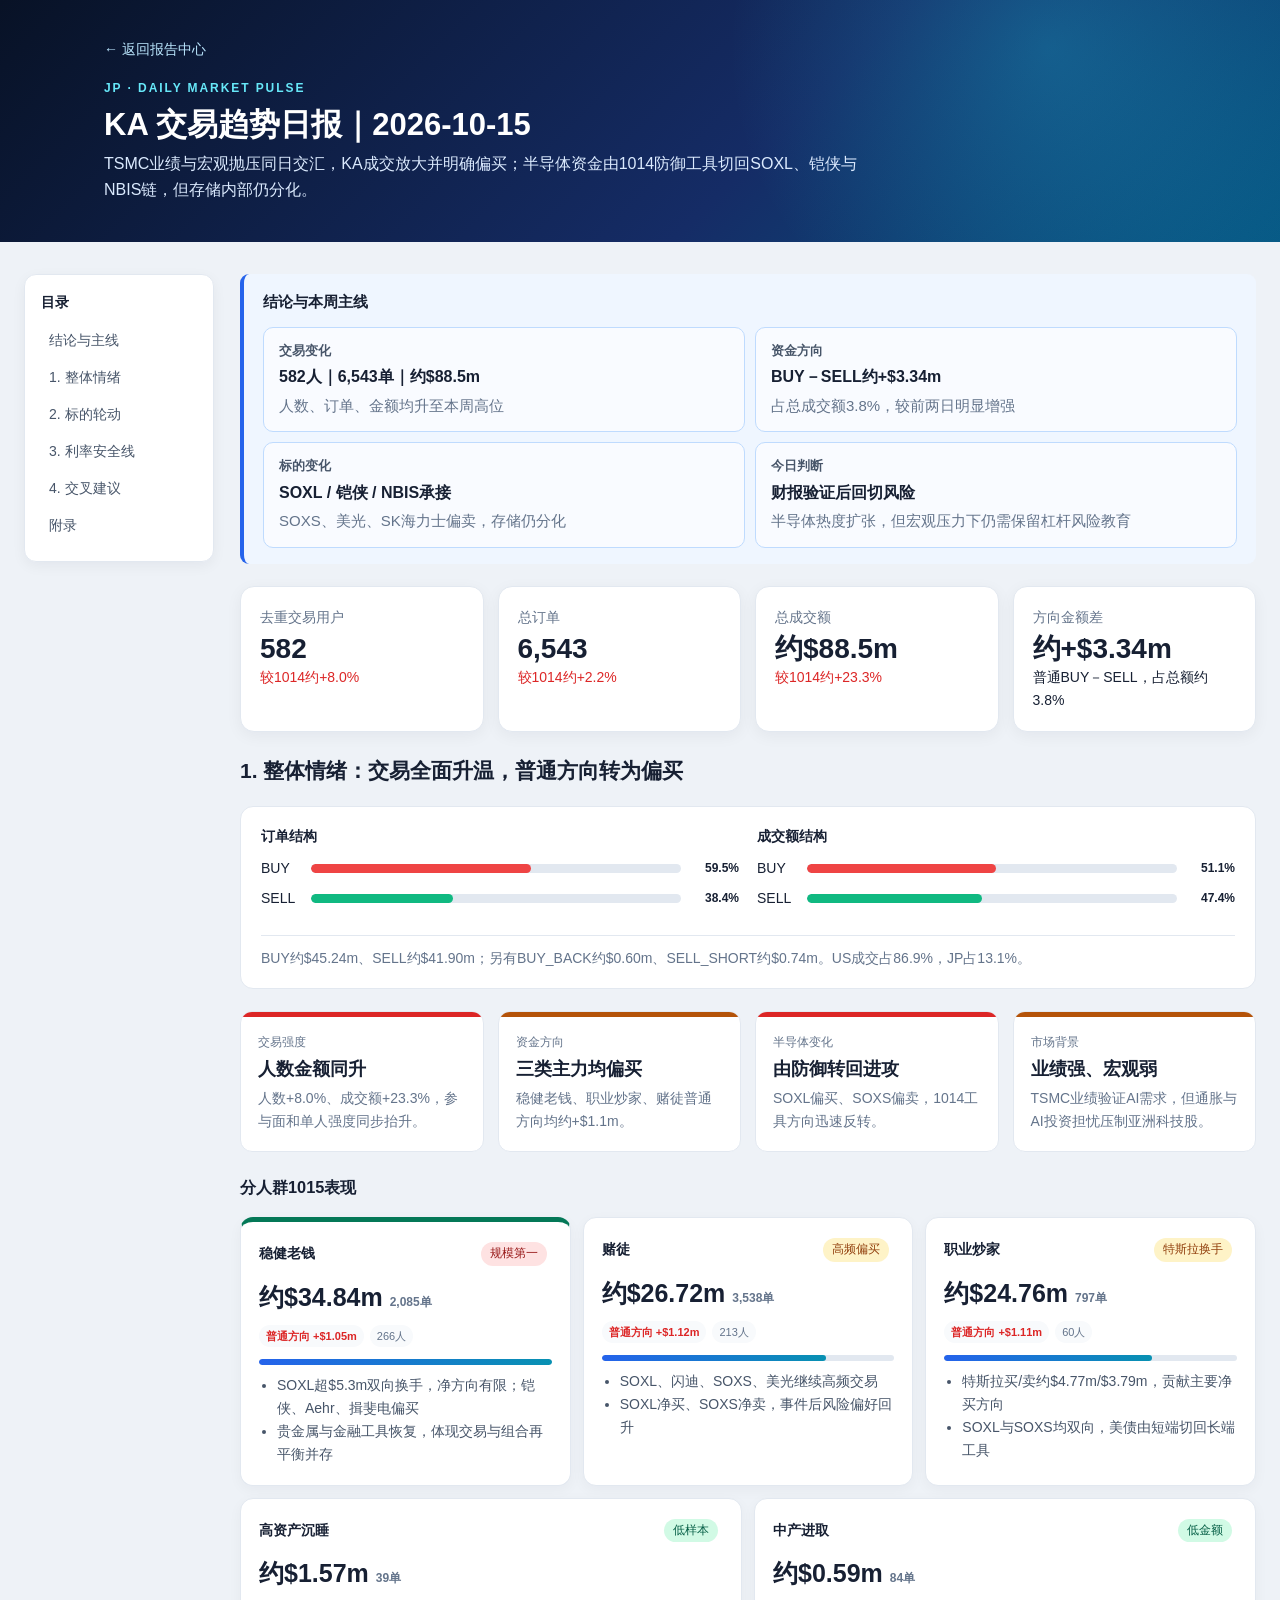
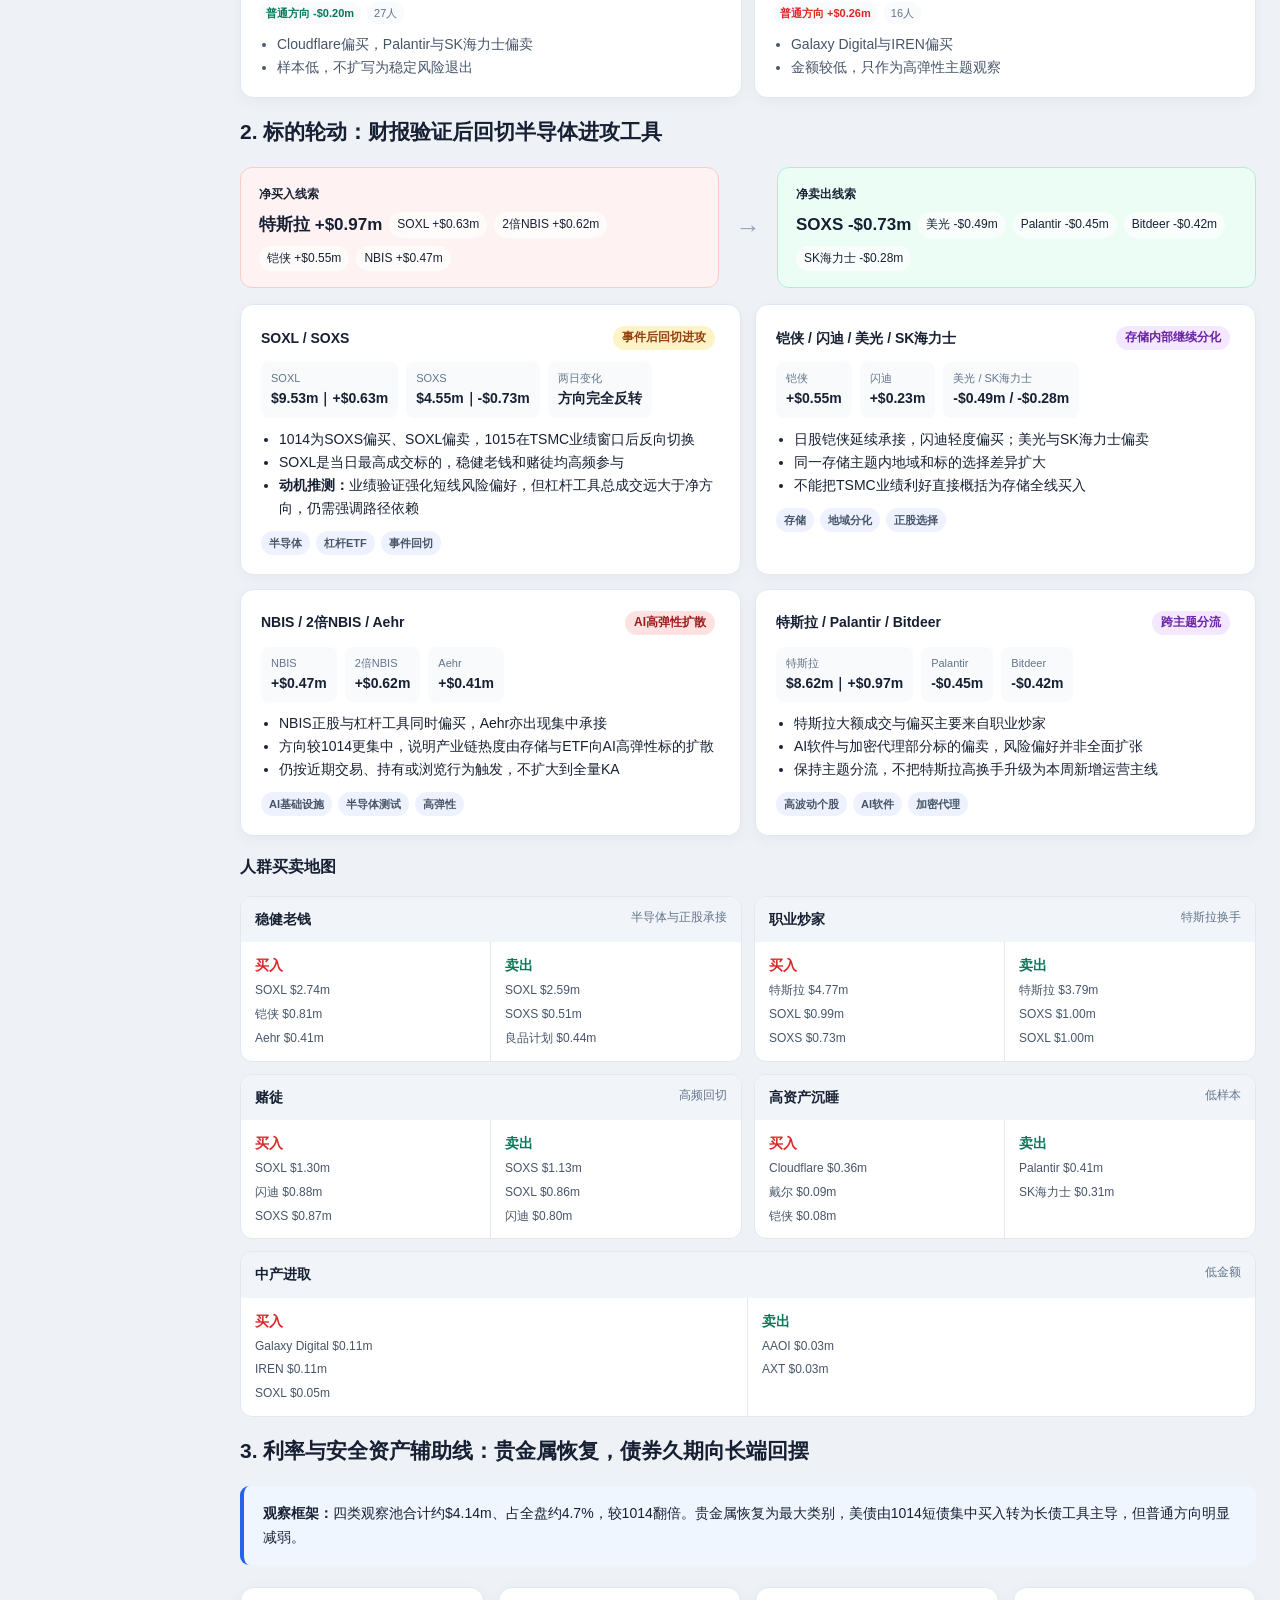
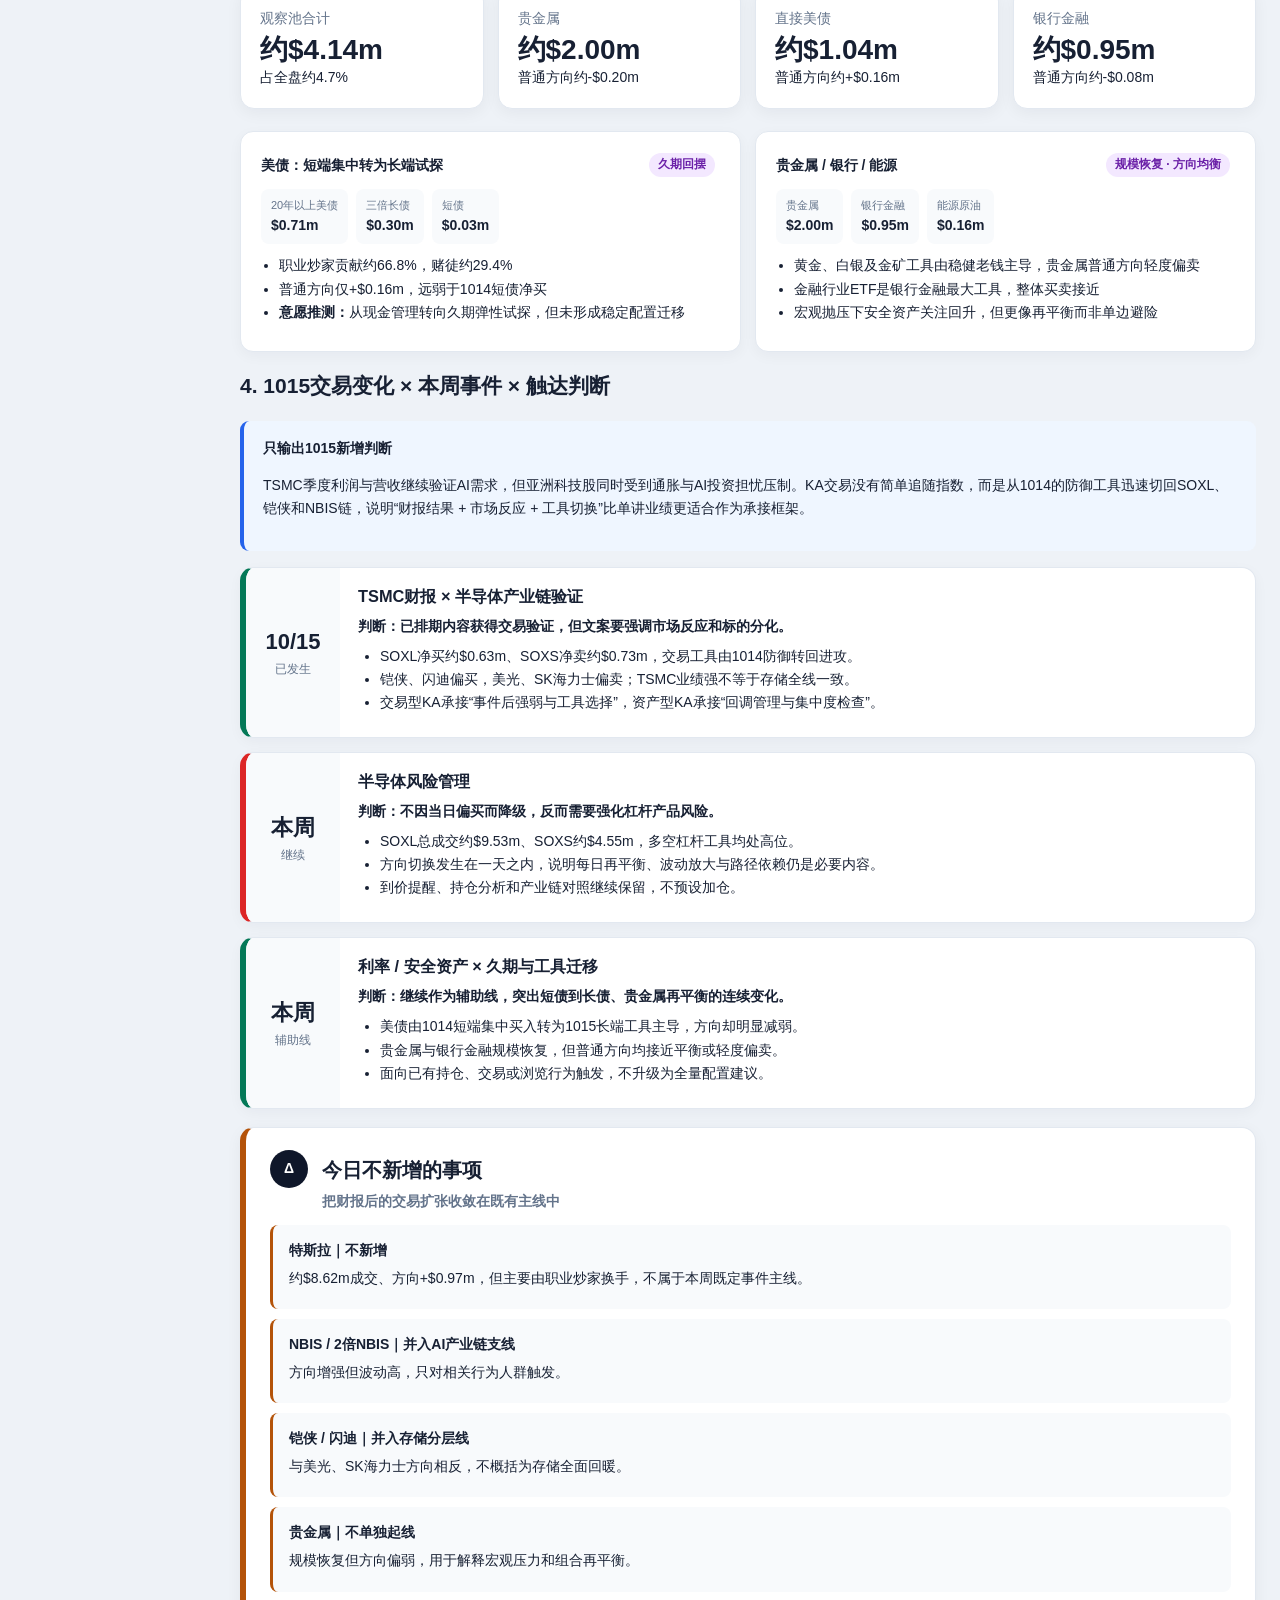
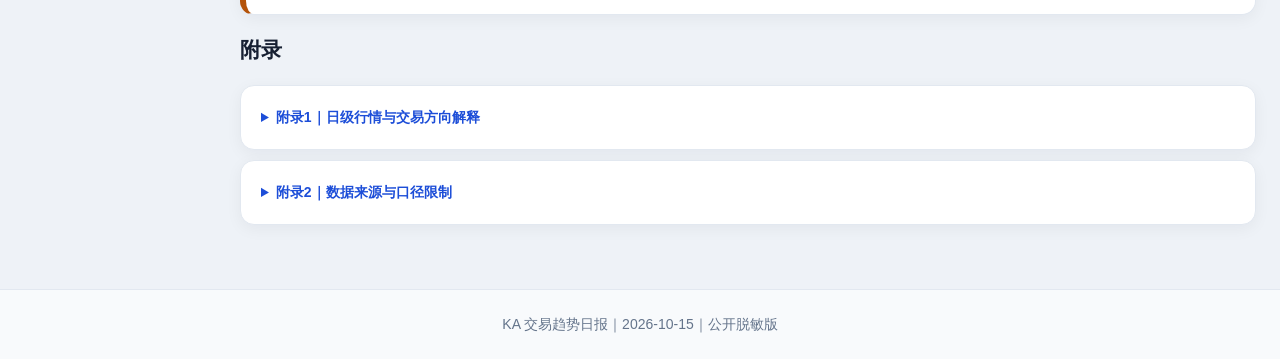
<file: latest.html>
<!doctype html>
<html lang="zh-CN">
<head>
  <meta charset="utf-8">
  <meta name="viewport" content="width=device-width,initial-scale=1">
  <meta name="robots" content="noindex,nofollow">
  <meta http-equiv="cache-control" content="no-cache, no-store, must-revalidate">
  <meta http-equiv="pragma" content="no-cache">
  <meta http-equiv="expires" content="0">
  <meta http-equiv="refresh" content="0; url=reports/2026/2026-10-15/?v=20261016-1">
  <link rel="canonical" href="reports/2026/2026-10-15/">
  <title>正在打开最新一期｜KA 交易趋势日报</title>
</head>
<body>
  <p>正在打开最新一期。若未自动跳转，请<a href="reports/2026/2026-10-15/?v=20261016-1">点击这里</a>。</p>
</body>
</html>
</file>
<file: assets/site.css>
:root{--ink:#172033;--muted:#64748b;--line:#e2e8f0;--soft:#f8fafc;--blue:#2563eb;--navy:#0f172a;--cyan:#0891b2;--red:#dc2626;--red-soft:#fef2f2;--amber:#b45309;--amber-soft:#fffbeb;--green:#047857;--green-soft:#ecfdf5;--purple:#7c3aed;--purple-soft:#f5f3ff}*{box-sizing:border-box}html{scroll-behavior:smooth}body{margin:0;color:var(--ink);background:#eef2f7;font:14px/1.65 -apple-system,BlinkMacSystemFont,"Segoe UI","PingFang SC","Hiragino Sans GB","Microsoft YaHei",sans-serif}.shell{max-width:1120px;margin:0 auto;padding-left:24px;padding-right:24px}.hero{padding:54px 0;color:#fff;background:radial-gradient(circle at 82% 20%,rgba(34,211,238,.24),transparent 30%),linear-gradient(135deg,#081226,#152c66 60%,#075985)}.hero h1{margin:7px 0 8px;font-size:36px;line-height:1.2}.hero p{max-width:760px;margin:0;color:#dbeafe;font-size:16px}.eyebrow{color:#67e8f9;font-size:12px;font-weight:750;letter-spacing:.16em}.back{display:inline-block;margin-bottom:18px;color:#bae6fd;text-decoration:none}.wrap,.report-body{padding-top:32px;padding-bottom:64px}.notice,.callout{padding:16px 19px;border-left:4px solid var(--amber);border-radius:9px;background:var(--amber-soft)}.callout{border-color:var(--blue);background:#eff6ff}.callout.green{border-color:var(--green);background:var(--green-soft)}.callout.red{border-color:var(--red);background:var(--red-soft)}.summary,.cards,.signals{display:grid;grid-template-columns:repeat(4,1fr);gap:14px;margin:22px 0}.mini-chart{display:grid;grid-template-columns:1fr 1fr;gap:18px;padding:18px 20px;border:1px solid var(--line);border-radius:13px;background:#fff}.chart-group strong{display:block;margin-bottom:9px}.bar-row{display:grid;grid-template-columns:42px 1fr 50px;gap:8px;align-items:center;margin:7px 0}.bar-row b{text-align:right;font-size:12px}.track{height:9px;overflow:hidden;border-radius:9px;background:#e2e8f0}.track i{display:block;height:100%;border-radius:9px}.buy-bar{background:#ef4444}.sell-bar{background:#10b981}.chart-note{grid-column:1/-1;padding-top:11px;border-top:1px solid var(--line);color:var(--muted) }.card,.report-card,.panel{border:1px solid var(--line);border-radius:14px;background:#fff;box-shadow:0 4px 16px rgba(15,23,42,.05)}.card{padding:19px}.label{color:var(--muted)}.value{margin-top:3px;font-size:28px;font-weight:780;line-height:1.2}.delta-pos{color:var(--red)}.delta-neg{color:var(--green)}.section-title{margin:38px 0 15px;font-size:23px}.report-card{display:grid;grid-template-columns:1fr auto;gap:24px;align-items:center;padding:23px;margin:14px 0}.report-card h2{margin:0 0 5px;font-size:20px}.report-card p{margin:4px 0;color:var(--muted)}.tags{margin-top:10px}.tag{display:inline-block;margin:2px 5px 2px 0;padding:2px 9px;border-radius:999px;color:#1d4ed8;background:#dbeafe;font-size:12px}.tag.green{color:#065f46;background:#d1fae5}.tag.amber{color:#92400e;background:#fef3c7}.tag.red{color:#991b1b;background:#fee2e2}.button{display:inline-block;padding:10px 17px;border-radius:9px;color:#fff;background:var(--blue);text-decoration:none;font-weight:680;white-space:nowrap}.button.secondary{color:#1d4ed8;background:#dbeafe}.weekly-feature{border-left:6px solid var(--purple);background:linear-gradient(135deg,#fff 55%,var(--purple-soft))}.weekly-feature .button{background:var(--purple)}.report-hero{padding:38px 0}.report-hero h1{font-size:31px}.report-body h2{margin:40px 0 15px;padding-bottom:9px;border-bottom:2px solid var(--line);font-size:23px}.report-body h3{margin:26px 0 10px;font-size:18px}.lead{font-size:16px}.panel{padding:20px;margin:16px 0}.executive{font-size:15px}.signal-card{position:relative;padding:20px 17px 17px;border:1px solid var(--line);border-radius:12px;background:#fff;overflow:hidden}.signal-card i{position:absolute;inset:0 0 auto 0;width:100%;height:5px}.signal-card.stable i{background:var(--green)}.signal-card.alert i{background:var(--red)}.signal-card.watch i{background:var(--amber)}.signal-card strong{display:block;margin:3px 0;font-size:18px}.signal-card small,.signal-card span{display:block;color:var(--muted)}table{width:100%;border-collapse:collapse;margin:13px 0 23px;background:#fff}th,td{padding:11px 12px;border:1px solid var(--line);text-align:left;vertical-align:top}th{background:#f1f5f9;font-weight:680;white-space:nowrap}tbody tr:nth-child(even){background:#fbfdff}.num{text-align:right;font-variant-numeric:tabular-nums}.up{color:var(--red);font-weight:700}.down{color:var(--green);font-weight:700}.muted{color:var(--muted)}ul,ol{margin:8px 0 8px 22px;padding:0}.asset-grid,.crowd-grid{display:grid;grid-template-columns:1fr 1fr;gap:14px;margin:16px 0}.asset-card,.crowd-card{padding:19px 20px;border:1px solid var(--line);border-radius:13px;background:#fff;box-shadow:0 4px 14px rgba(15,23,42,.04)}.crowd-card.focus{grid-column:1/-1;border-left:5px solid var(--green)}.crowd-head{display:flex;align-items:center;justify-content:space-between;gap:12px;margin-bottom:8px}.crowd-card p{margin:7px 0}.asset-card:last-child:nth-child(odd){grid-column:1/-1}.asset-head{display:flex;align-items:center;justify-content:space-between;gap:12px;margin-bottom:8px}.asset-card p{margin:7px 0}.tag.move-up-buy{color:#991b1b;background:#fee2e2;font-weight:700}.tag.move-up-mixed{color:#6b21a8;background:#f3e8ff;font-weight:700}.tag.move-down-buy{color:#92400e;background:#fef3c7;font-weight:700}.tag.move-down-sell{color:#065f46;background:#d1fae5;font-weight:700}.report-layout{position:relative;max-width:1380px;display:grid;grid-template-columns:190px minmax(0,1120px);gap:26px;padding-top:32px;padding-bottom:64px}.report-content{min-width:0}.toc{position:sticky;top:18px;align-self:start;padding:16px;border:1px solid var(--line);border-radius:12px;background:#fff;box-shadow:0 4px 14px rgba(15,23,42,.05)}.toc strong{display:block;margin-bottom:8px}.toc a{display:block;padding:7px 8px;border-radius:7px;color:#475569;text-decoration:none}.toc a:hover{color:#1d4ed8;background:#eff6ff}.report-content h2{scroll-margin-top:18px}.loop-grid{display:grid;grid-template-columns:1fr 1fr;gap:10px;margin:14px 0}.loop-grid>div{display:flex;flex-direction:column;padding:14px 16px;border-radius:10px;background:var(--soft)}.loop-grid small{color:var(--muted);font-weight:700}.loop-grid strong{margin:3px 0}.loop-grid span{color:#475569}.strategy-flow{display:grid;grid-template-columns:minmax(120px,1fr) 22px minmax(140px,1.1fr) 22px minmax(150px,1.2fr) 22px minmax(150px,1.2fr) 22px minmax(170px,1.35fr);align-items:stretch;gap:7px;margin:16px 0}.strategy-flow>div{display:flex;flex-direction:column;justify-content:center;min-height:102px;padding:14px;border:1px solid #bfdbfe;border-radius:11px;background:linear-gradient(180deg,#fff,#eff6ff)}.strategy-flow>b{align-self:center;color:#94a3b8;font-size:20px}.strategy-flow small{color:#1d4ed8;font-weight:750}.strategy-flow strong{margin:4px 0}.strategy-flow span{color:#475569}.strategy-meta{display:flex;flex-wrap:wrap;gap:8px;margin:10px 0 15px}.strategy-meta span{padding:7px 10px;border-radius:999px;background:var(--soft);color:#475569;font-size:12px}.principle-columns{display:grid;grid-template-columns:1fr 1fr;gap:18px}.principle-columns h3{margin-top:0}.appendix-stack{display:grid;gap:10px}.appendix-stack .panel{margin:0}.anomaly-list,.opportunity-map{display:grid;gap:10px;margin-top:12px}.anomaly-list>div,.opportunity-map>div{padding:14px 16px;border-left:3px solid var(--amber);border-radius:8px;background:var(--soft)}.anomaly-list p,.opportunity-map p{margin:5px 0}.principles-grid{display:grid;grid-template-columns:1fr 1fr;gap:14px}.principles-grid article{padding:18px 20px;border:1px solid var(--line);border-radius:12px;background:#fff}.principles-grid h3{margin-top:0}.action-summary ul,.executive ul{margin-bottom:0}.decision-legend{display:flex;flex-wrap:wrap;gap:16px;margin:15px 0;color:var(--muted)}.decision-legend span{display:flex;align-items:center;gap:7px}.decision-legend i{width:11px;height:11px;border-radius:50%}.delete-dot{background:var(--red)}.keep-dot{background:var(--green)}.hold-dot{background:var(--amber)}.decision-label{margin:3px 0 0;color:var(--muted);font-weight:700}.inline-detail{margin-top:13px;padding:12px 15px;border-radius:9px;background:var(--soft)}.inline-detail summary{cursor:pointer;font-weight:700}.decision-card{margin:18px 0;padding:22px 24px;border:1px solid var(--line);border-left:6px solid var(--blue);border-radius:14px;background:#fff;box-shadow:0 4px 16px rgba(15,23,42,.05)}.decision-card.delete{border-left-color:var(--red)}.decision-card.keep{border-left-color:var(--green)}.decision-card.hold{border-left-color:var(--amber)}.decision-head{display:flex;align-items:flex-start;gap:14px;margin-bottom:12px}.decision-head h3{margin:4px 0 0;font-size:20px}.decision-no{display:flex;flex:0 0 38px;align-items:center;justify-content:center;width:38px;height:38px;border-radius:50%;color:#fff;background:var(--navy);font-weight:800}.ad-groups{display:grid;grid-template-columns:1fr 1fr;gap:12px;margin:15px 0}.ad-groups>div{padding:15px 17px;border-radius:10px;background:var(--soft)}.storyline{margin-top:16px;padding:15px 18px;border-radius:10px;background:#eff6ff}.storyline ul{margin-bottom:0}.appendix summary{cursor:pointer;color:#1d4ed8}.appendix[open] summary{margin-bottom:14px}.source{padding:18px 20px;border:1px solid var(--line);border-radius:10px;background:var(--soft);color:#475569}.conclusion-grid{display:grid;grid-template-columns:1fr 1fr;gap:10px;margin-top:12px}.conclusion-grid>div{display:flex;flex-direction:column;padding:13px 15px;border:1px solid #bfdbfe;border-radius:10px;background:rgba(255,255,255,.62)}.conclusion-grid small{color:#475569;font-weight:750}.conclusion-grid b{margin:3px 0;font-size:16px}.conclusion-grid span{color:var(--muted)}.crowd-trend-grid{display:grid;grid-template-columns:repeat(6,1fr);gap:12px;margin:16px 0}.trend-card{grid-column:span 2;padding:18px;border:1px solid var(--line);border-radius:13px;background:#fff;box-shadow:0 4px 14px rgba(15,23,42,.04)}.trend-card.emphasis{border-top:5px solid var(--green)}.trend-card.compact{grid-column:span 3}.trend-title{display:flex;align-items:center;justify-content:space-between;gap:8px}.trend-amount{margin:9px 0 7px;font-size:25px;font-weight:800}.trend-amount small{color:var(--muted);font-size:12px;font-weight:600}.delta-row{display:flex;flex-wrap:wrap;gap:6px}.delta-row span{padding:2px 7px;border-radius:999px;background:var(--soft);font-size:11px}.contribution-bar{height:6px;margin:12px 0 8px;overflow:hidden;border-radius:8px;background:#e2e8f0}.contribution-bar i{display:block;height:100%;border-radius:8px;background:linear-gradient(90deg,var(--blue),var(--cyan))}.trend-card ul{margin:9px 0 0 18px;color:#475569}.rotation-summary{display:grid;grid-template-columns:1fr 38px 1fr;align-items:center;gap:10px;margin:16px 0}.rotation-arrow{text-align:center;color:#94a3b8;font-size:25px}.rotation-lane{display:flex;flex-wrap:wrap;gap:7px;align-items:center;padding:16px 18px;border-radius:12px}.rotation-lane.buy{background:var(--red-soft);border:1px solid #fecaca}.rotation-lane.sell{background:var(--green-soft);border:1px solid #a7f3d0}.rotation-lane small{width:100%;font-weight:750}.rotation-lane strong{font-size:17px}.rotation-lane span{padding:3px 8px;border-radius:999px;background:rgba(255,255,255,.72);font-size:12px}.metric-strip{display:flex;flex-wrap:wrap;gap:8px;margin:10px 0}.metric-strip span{display:flex;flex-direction:column;padding:7px 10px;border-radius:8px;background:var(--soft);color:var(--muted);font-size:11px}.metric-strip b{color:var(--ink);font-size:14px}.asset-card ul{margin-left:18px}.theme-chips{display:flex;flex-wrap:wrap;gap:6px;margin-top:11px}.theme-chips span{padding:3px 8px;border-radius:999px;color:#475569;background:#eef2ff;font-size:11px;font-weight:650}.trade-map{display:grid;grid-template-columns:1fr 1fr;gap:12px}.trade-map>article{overflow:hidden;border:1px solid var(--line);border-radius:12px;background:#fff}.trade-map>article:last-child:nth-child(odd){grid-column:1/-1}.trade-map header{display:flex;justify-content:space-between;padding:11px 14px;background:#f1f5f9}.trade-map header span{color:var(--muted);font-size:12px}.trade-columns{display:grid;grid-template-columns:1fr 1fr}.trade-columns>div{display:flex;flex-direction:column;gap:4px;padding:12px 14px}.trade-buy{border-right:1px solid var(--line)}.trade-buy b{color:var(--red)}.trade-sell b{color:var(--green)}.trade-columns span{color:#475569;font-size:12px}.calendar-strip{display:grid;gap:14px;margin:16px 0}.calendar-card{display:grid;grid-template-columns:94px 1fr;overflow:hidden;border:1px solid var(--line);border-left:6px solid var(--blue);border-radius:14px;background:#fff;box-shadow:0 4px 14px rgba(15,23,42,.04)}.calendar-card.go{border-left-color:var(--green)}.calendar-card.strengthen{border-left-color:var(--red)}.calendar-card.downgrade{border-left-color:var(--amber)}.calendar-card>.calendar-date{display:flex;flex-direction:column;align-items:center;justify-content:center;padding:17px 10px;background:var(--soft)}.calendar-date b{font-size:22px}.calendar-date span{color:var(--muted);font-size:12px}.calendar-card>div:last-child{padding:15px 18px}.calendar-card h3{margin:0}.calendar-card p{margin:5px 0}.calendar-card ul{margin-top:7px}footer{padding:23px;text-align:center;color:var(--muted);border-top:1px solid var(--line);background:#f8fafc}@media(max-width:1100px){.report-layout{display:block;max-width:1120px}.toc{position:static;display:flex;gap:6px;overflow-x:auto;margin-bottom:18px}.toc strong{display:none}.toc a{white-space:nowrap}.strategy-flow{grid-template-columns:1fr}.strategy-flow>b{transform:rotate(90deg);height:20px}}@media(max-width:820px){.summary,.cards,.signals{grid-template-columns:1fr 1fr}.report-card,.ad-groups,.asset-grid,.crowd-grid,.principles-grid,.loop-grid,.principle-columns,.mini-chart,.conclusion-grid,.trade-map,.rotation-summary{grid-template-columns:1fr}.crowd-trend-grid{grid-template-columns:1fr 1fr}.trend-card,.trend-card.compact{grid-column:auto}.rotation-arrow{transform:rotate(90deg)}.calendar-card{grid-template-columns:72px 1fr}.chart-note{grid-column:auto}.asset-card:last-child:nth-child(odd),.crowd-card.focus,.trade-map>article:last-child:nth-child(odd){grid-column:auto}table{display:block;overflow-x:auto;font-size:12px}.hero h1{font-size:29px}}@media(max-width:520px){.summary,.cards,.signals,.crowd-trend-grid{grid-template-columns:1fr}.trade-columns{grid-template-columns:1fr}.trade-buy{border-right:0;border-bottom:1px solid var(--line)}.calendar-card{grid-template-columns:1fr}.calendar-card>.calendar-date{flex-direction:row;gap:8px}.shell{padding-left:17px;padding-right:17px}}@media print{body{background:#fff}.hero{-webkit-print-color-adjust:exact;print-color-adjust:exact}.panel,.card{break-inside:avoid}}
</file>
